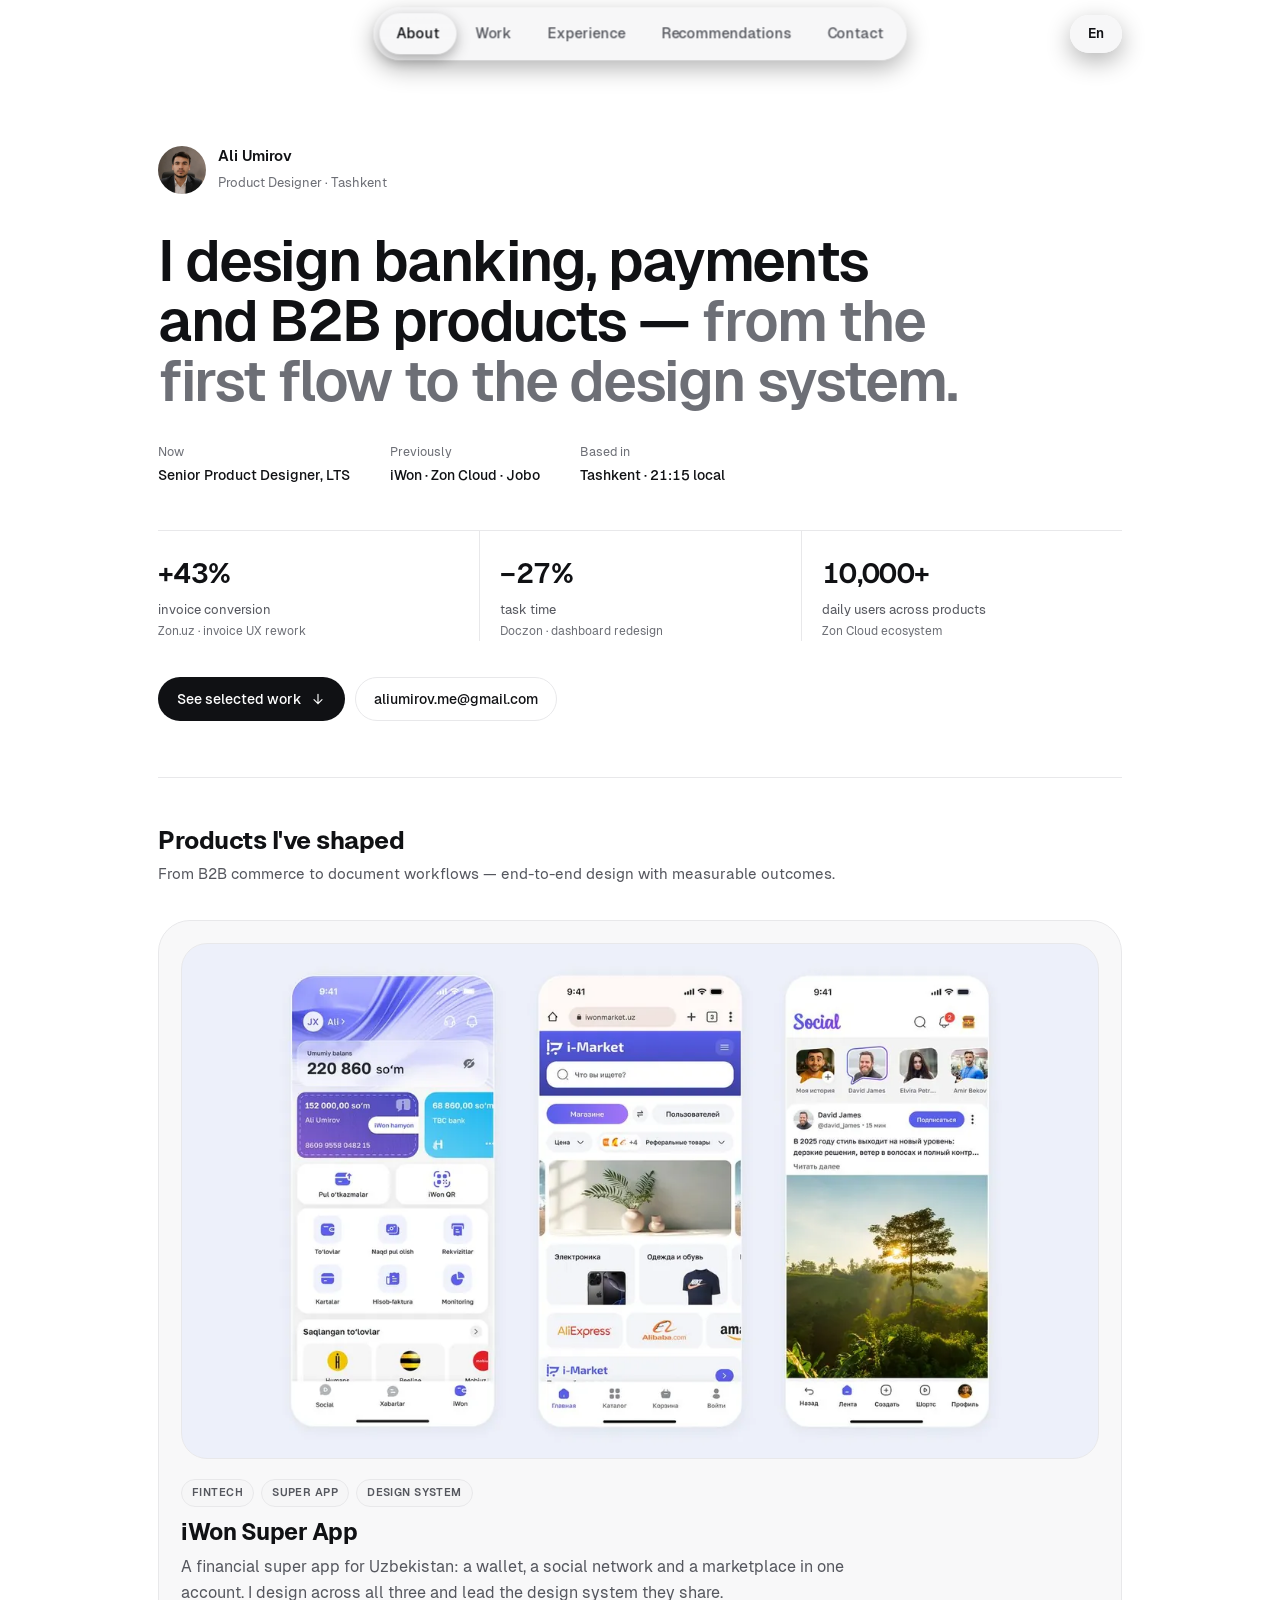
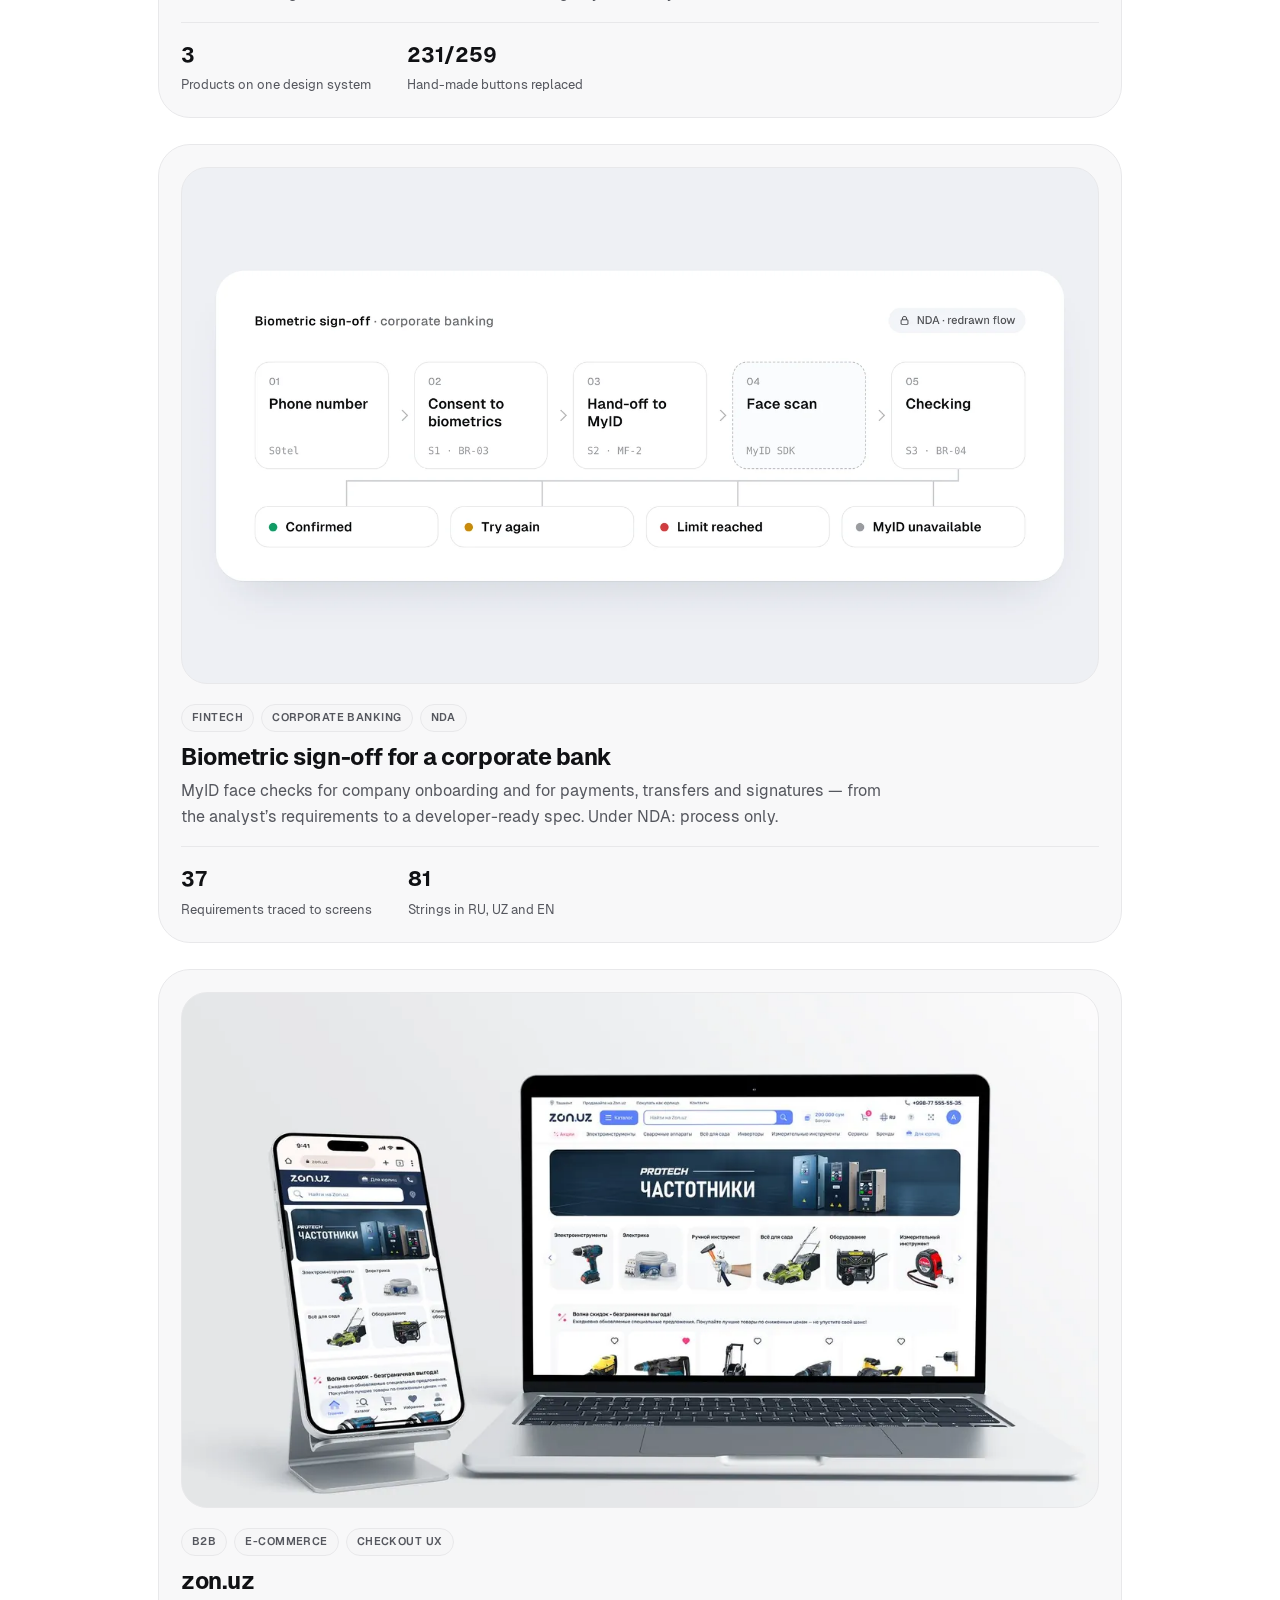
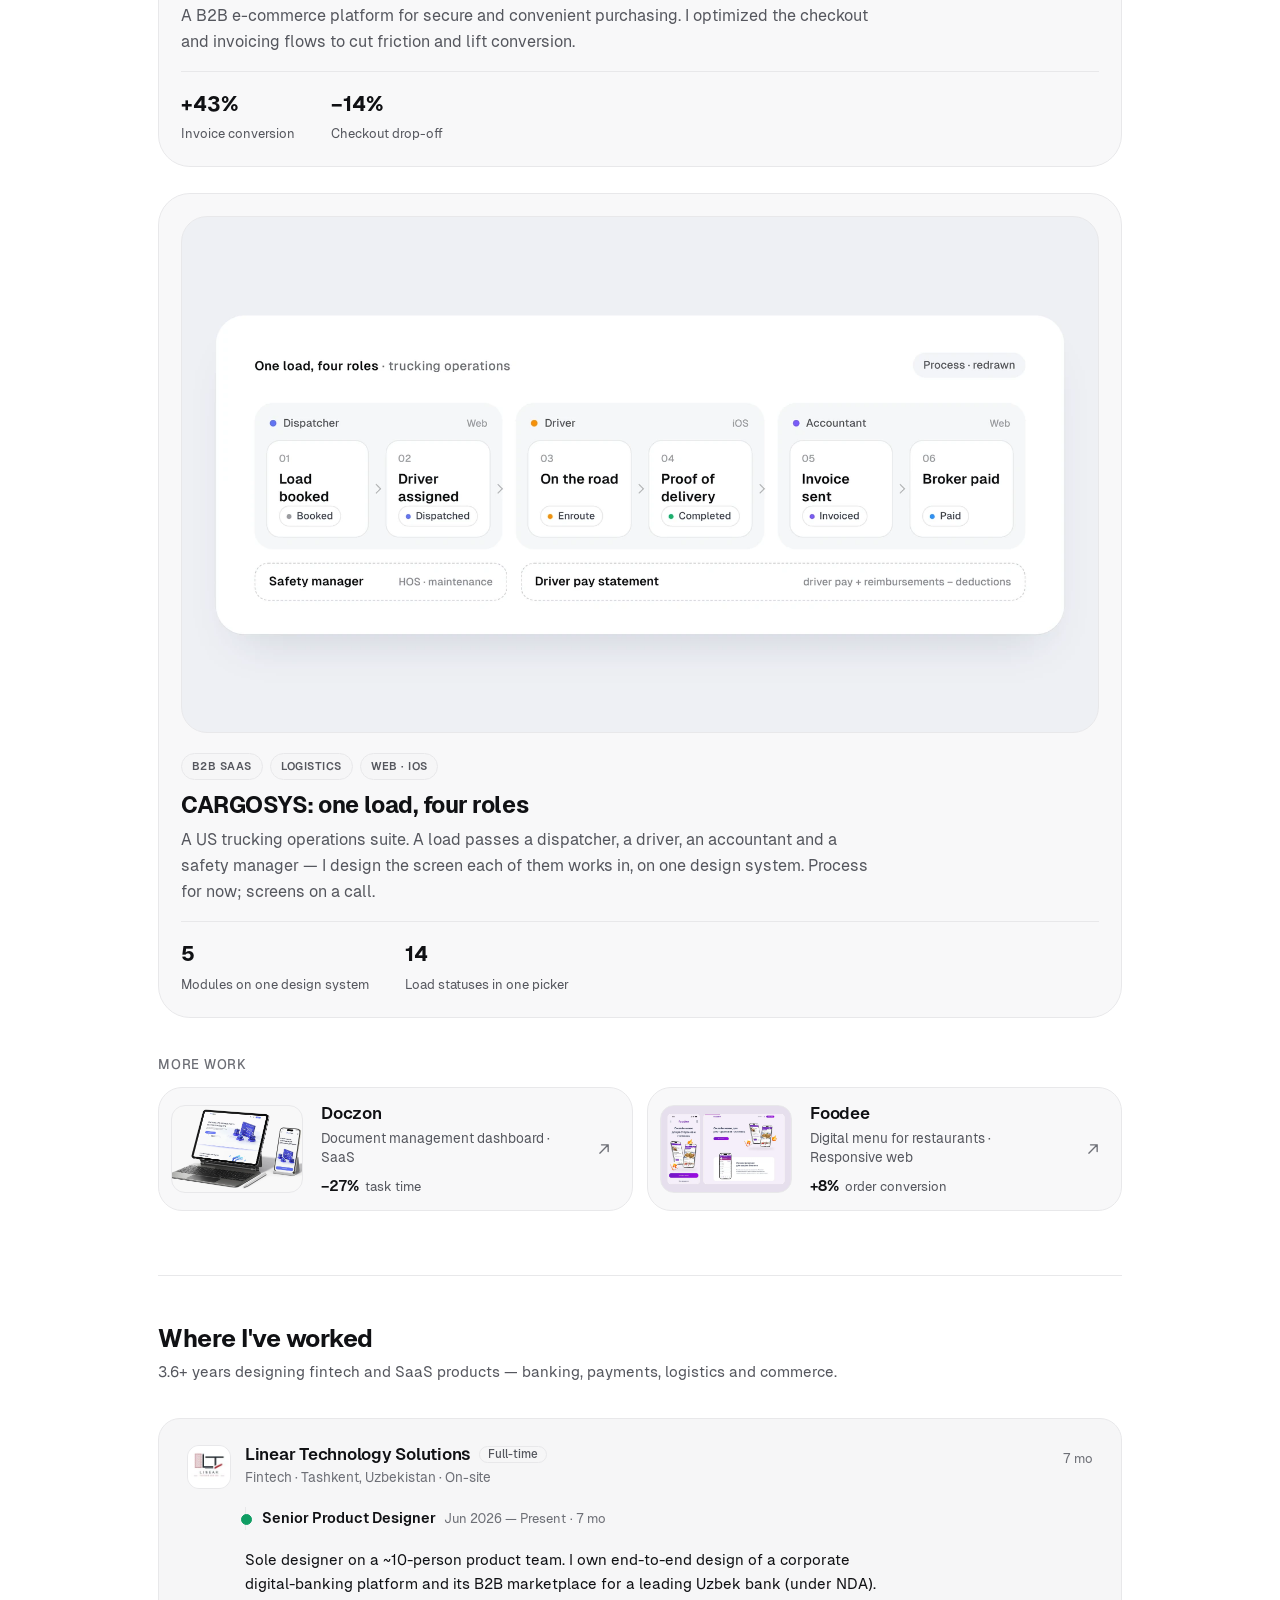
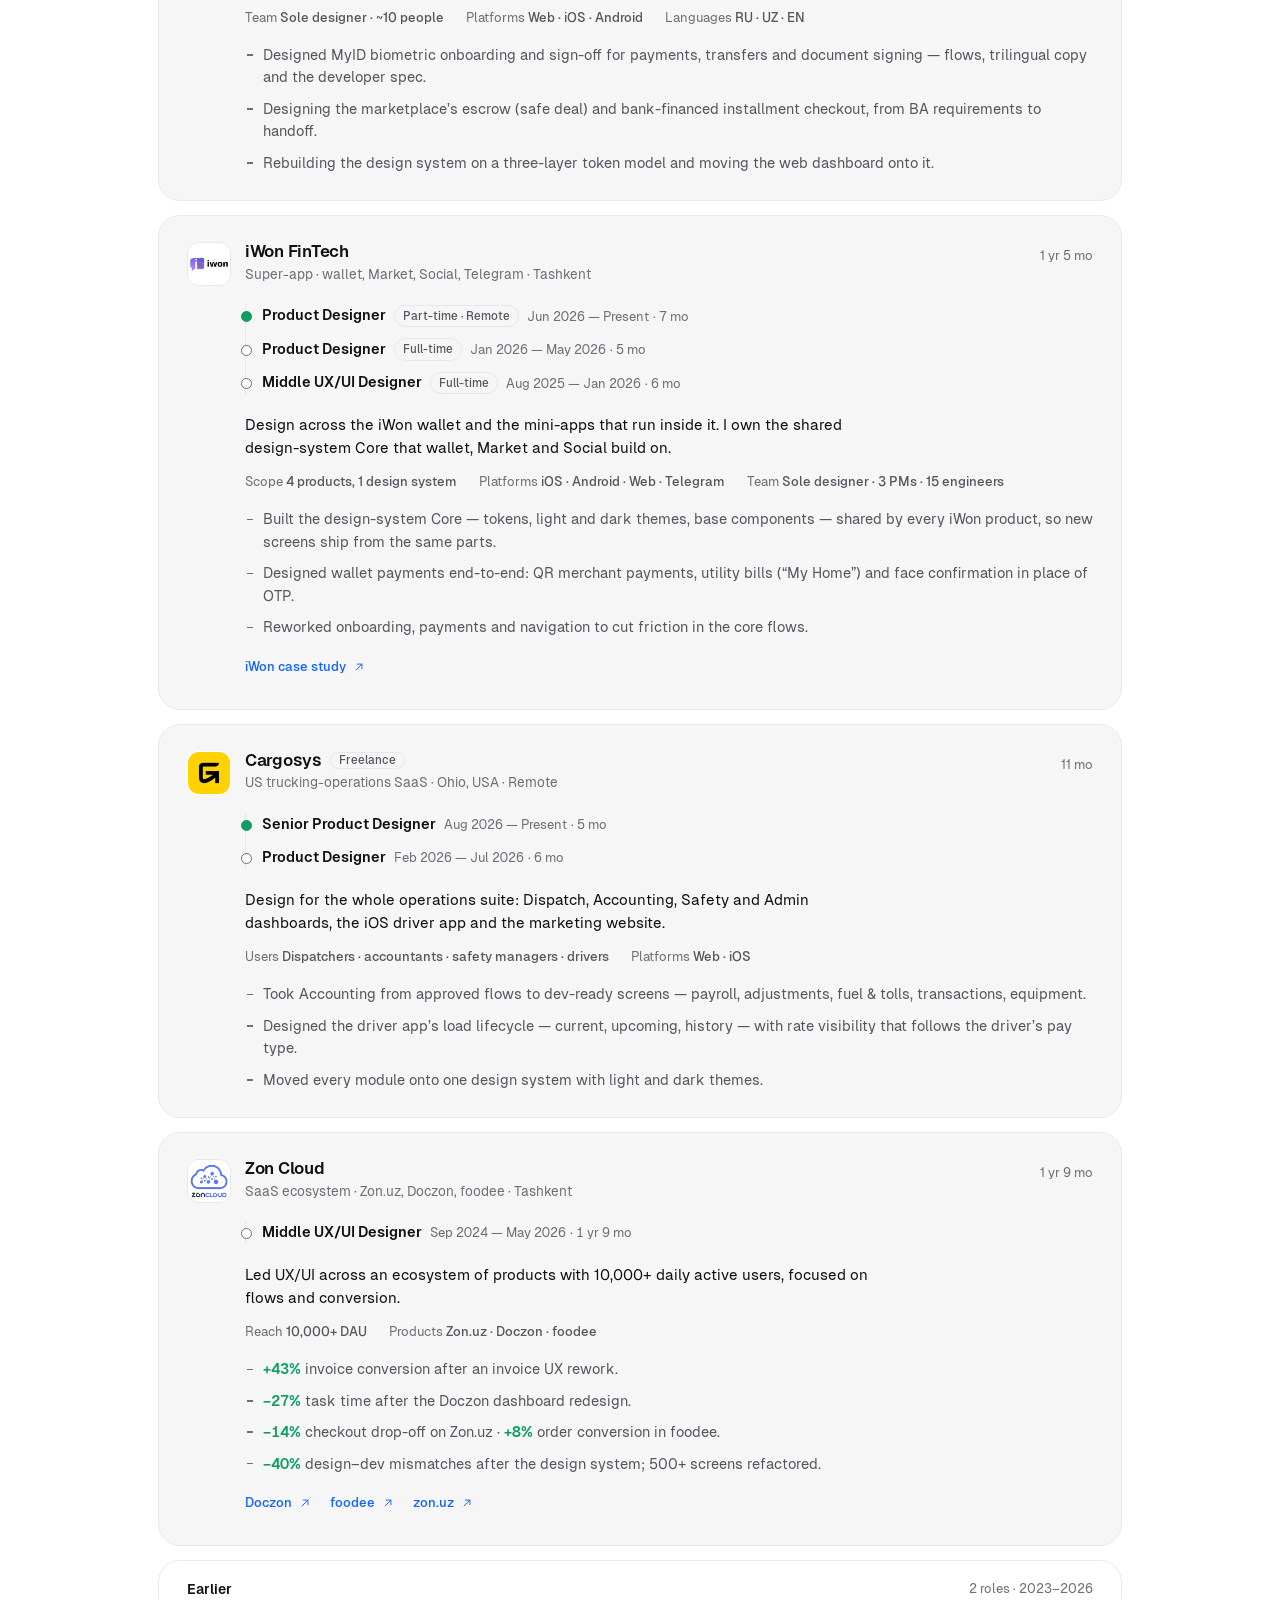
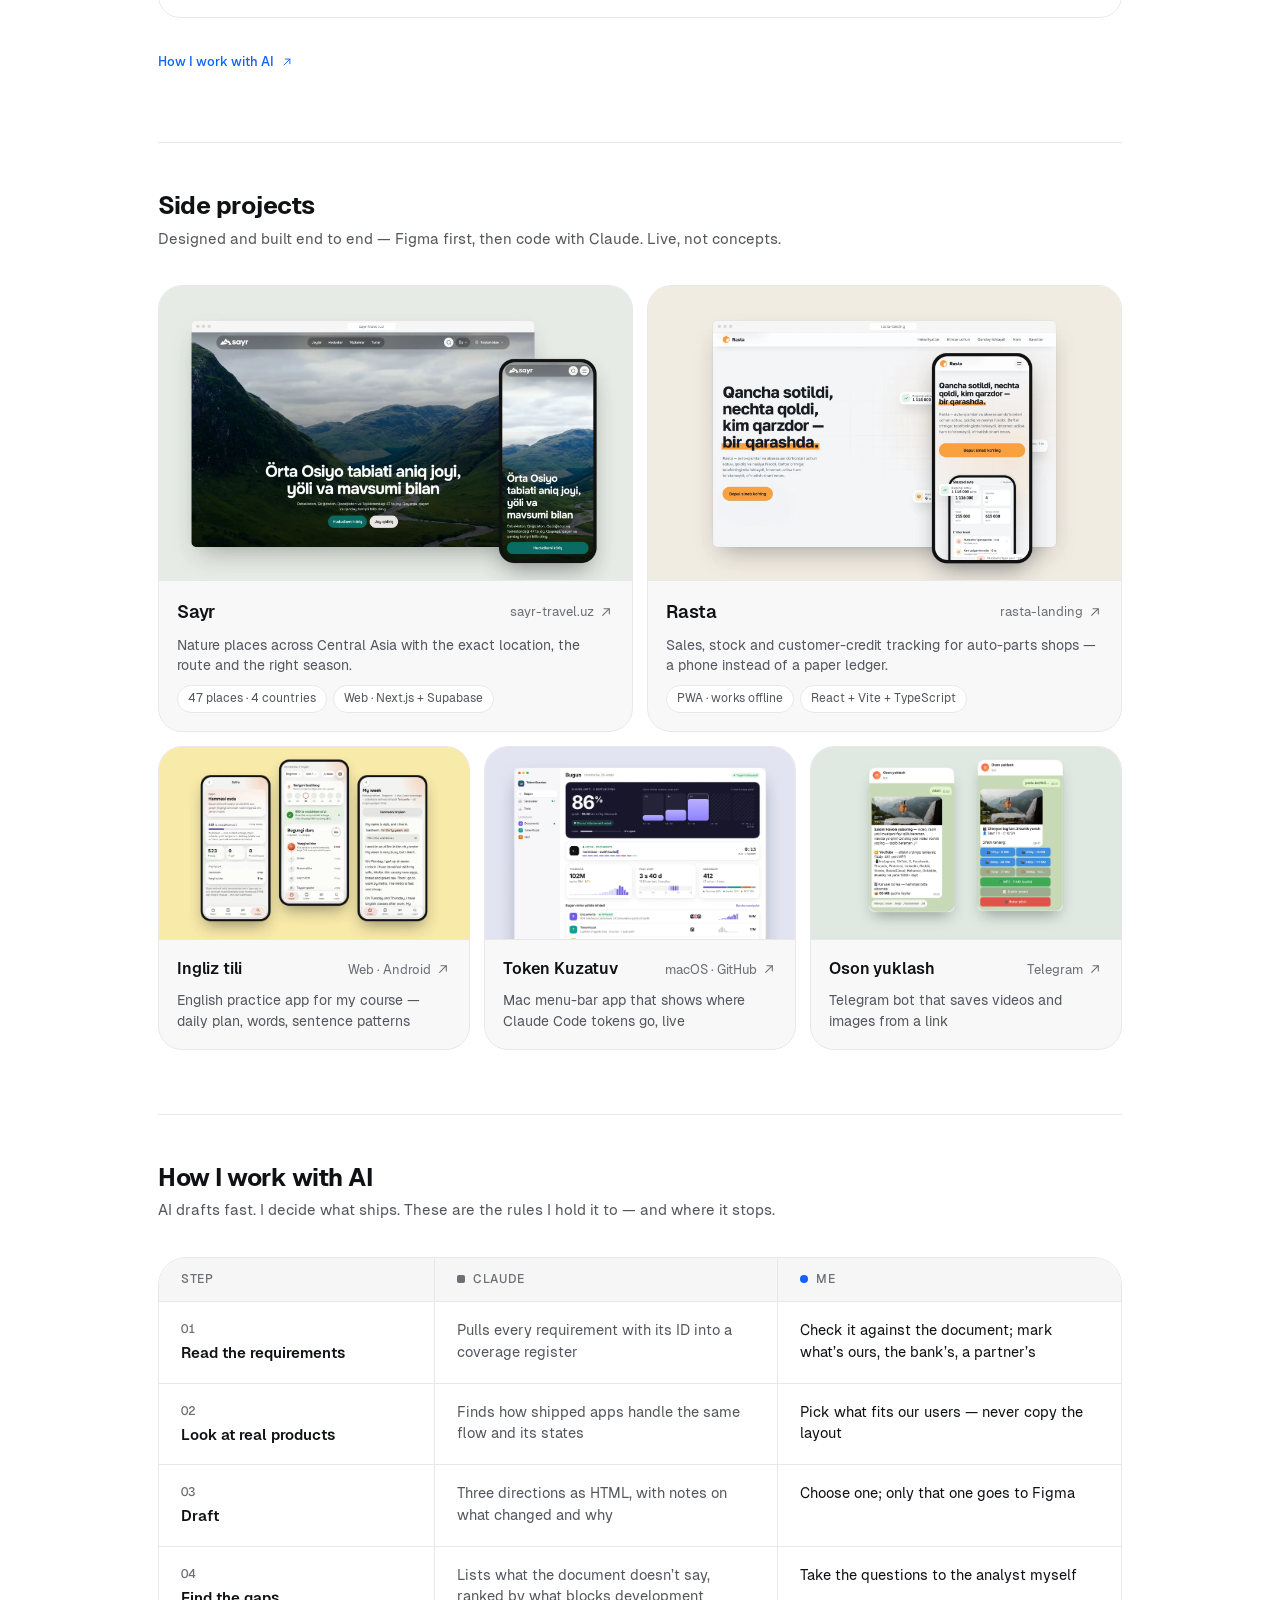
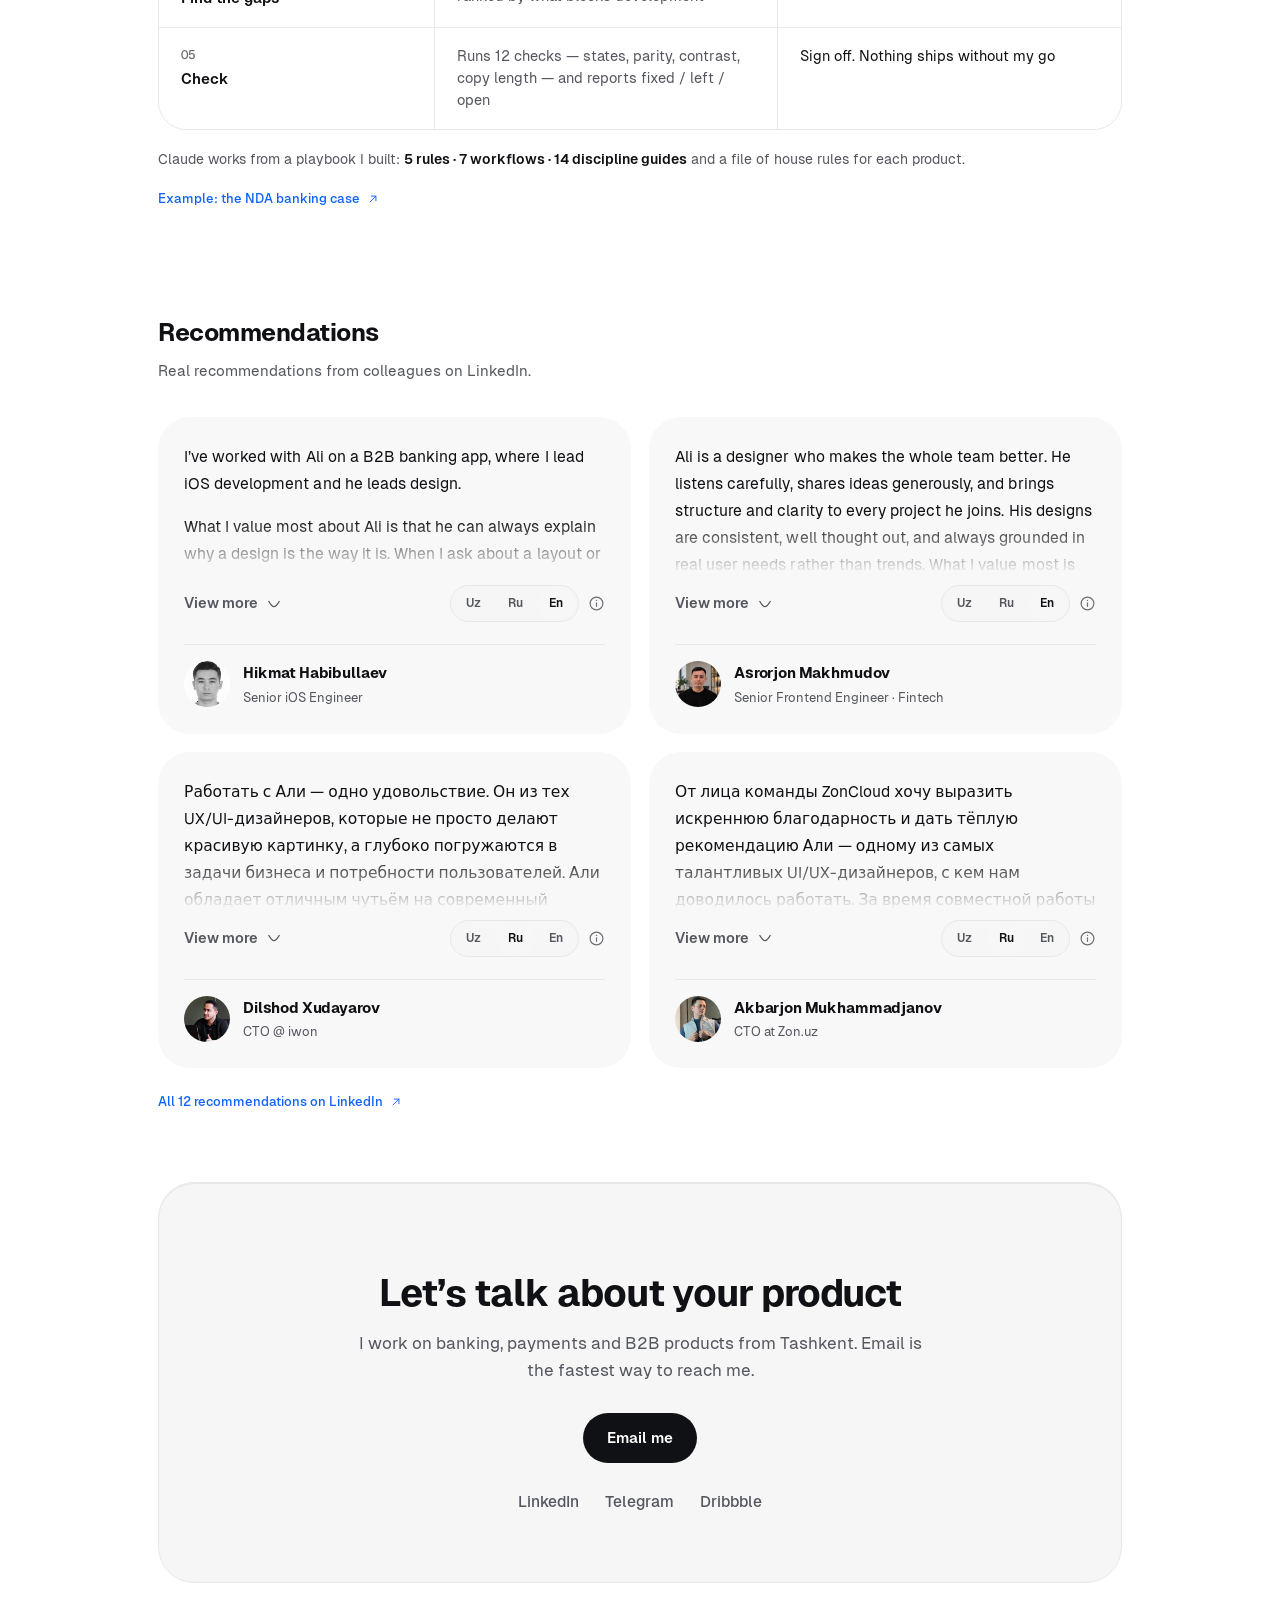
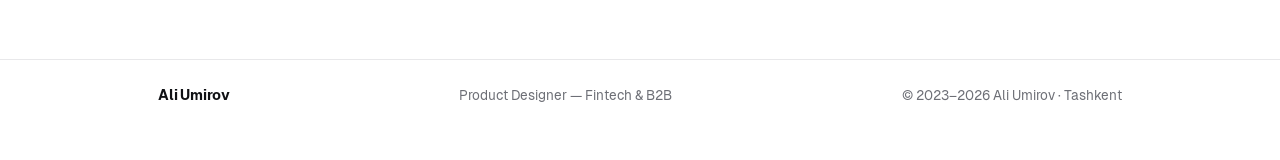
<file: index.html>
<!DOCTYPE html>
<html lang="en" data-theme="dark">
<head>
<meta charset="UTF-8" />
<meta name="viewport" content="width=device-width, initial-scale=1.0" />
<title>Ali Umirov — Product Designer</title>
<meta name="description" content="Ali Umirov — Product Designer for banking, payments and B2B products. End-to-end: research, flows, UI and design systems." />
<meta name="author" content="Ali Umirov" />
<meta name="robots" content="index, follow" />
<meta name="theme-color" content="#0d0e10" media="(prefers-color-scheme: dark)" />
<meta name="theme-color" content="#ffffff" media="(prefers-color-scheme: light)" />
<link rel="canonical" href="https://aliumirov.uz/" />

<!-- Open Graph -->
<meta property="og:type" content="website" />
<meta property="og:site_name" content="Ali Umirov" />
<meta property="og:title" content="Ali Umirov — Product Designer" />
<meta property="og:description" content="Product designer for banking, payments and B2B products — from the first flow to the design system." />
<meta property="og:url" content="https://aliumirov.uz/" />
<meta property="og:image" content="https://aliumirov.uz/og-image.png?v=20261107" />
<meta property="og:image:width" content="1200" />
<meta property="og:image:height" content="630" />
<meta property="og:image:alt" content="Ali Umirov — Product Designer" />
<meta property="og:locale" content="en_US" />

<!-- Twitter -->
<meta name="twitter:card" content="summary_large_image" />
<meta name="twitter:title" content="Ali Umirov — Product Designer" />
<meta name="twitter:description" content="Product designer for banking, payments and B2B products — from the first flow to the design system." />
<meta name="twitter:image" content="https://aliumirov.uz/og-image.png?v=20261107" />

<!-- JSON-LD: Person -->
<script type="application/ld+json">
{
  "@context": "https://schema.org",
  "@type": "Person",
  "name": "Ali Umirov",
  "url": "https://aliumirov.uz/",
  "image": "https://aliumirov.uz/og-image.png",
  "jobTitle": "Senior Product Designer",
  "worksFor": { "@type": "Organization", "name": "Linear Technology Solutions" },
  "description": "Product designer for banking, payments and B2B products.",
  "address": { "@type": "PostalAddress", "addressLocality": "Tashkent", "addressCountry": "UZ" },
  "sameAs": [
    "https://www.linkedin.com/in/aliumirov/",
    "https://t.me/aliumirov",
    "https://dribbble.com/aliumirov"
  ],
  "knowsAbout": ["Product Design", "Fintech", "Corporate Banking", "UX/UI Design", "Design Systems", "UX Research", "Figma"]
}
</script>
<link rel="icon" type="image/png" sizes="64x64" href="assets/img/favicon.png" />
<link rel="apple-touch-icon" sizes="180x180" href="assets/img/ali.png" />
<!-- theme init (no-flash): sets data-theme before first paint -->
<script src="js/theme.js?v=20261104a"></script>
<!-- fonts embedded below -->
<link rel="stylesheet" href="css/styles.css?v=20261109g" />

<!-- Yandex.Metrika counter -->
<script>
  window.METRICA_ID = 112470767;
  (function(m,e,t,r,i,k,a){m[i]=m[i]||function(){(m[i].a=m[i].a||[]).push(arguments)};
  m[i].l=1*new Date();
  for (var j = 0; j < document.scripts.length; j++) {if (document.scripts[j].src === r) { return; }}
  k=e.createElement(t),a=e.getElementsByTagName(t)[0],k.async=1,k.src=r,a.parentNode.insertBefore(k,a)})
  (window, document, "script", "https://mc.yandex.ru/metrika/tag.js?id=112470767", "ym");
  ym(112470767, "init", {ssr:true, webvisor:true, clickmap:true, trackLinks:true, accurateTrackBounce:true,
    referrer:document.referrer, url:location.href});
</script>
<!-- /Yandex.Metrika counter -->
</head>
<body>
<noscript><div><img src="https://mc.yandex.ru/watch/112470767" style="position:absolute; left:-9999px;" alt="" /></div></noscript>
<svg width="0" height="0" style="position:absolute" aria-hidden="true"><defs><linearGradient id="icLine" x1="0" y1="0" x2="1" y2="0">
            <stop offset="0" stop-color="var(--accent)" stop-opacity=".45"/>
            <stop offset="1" stop-color="#9cc0ff"/>
          </linearGradient><linearGradient id="icArea" x1="0" y1="0" x2="0" y2="1">
            <stop offset="0" stop-color="var(--accent)" stop-opacity=".22"/>
            <stop offset="1" stop-color="var(--accent)" stop-opacity="0"/>
          </linearGradient><linearGradient id="icSpark" gradientUnits="userSpaceOnUse" x1="0" y1="0" x2="320" y2="0"><stop offset="0" stop-color="var(--accent)" stop-opacity="0"/><stop offset=".09" stop-color="var(--accent)" stop-opacity=".55"/><stop offset=".5" stop-color="#aecbff" stop-opacity="1"/><stop offset=".91" stop-color="#aecbff" stop-opacity=".7"/><stop offset="1" stop-color="#aecbff" stop-opacity="0"/></linearGradient><linearGradient id="runGrad" gradientUnits="userSpaceOnUse" x1="0" y1="0" x2="320" y2="0"><stop offset="0" stop-color="#e8f1ff" stop-opacity="0"/><stop offset=".14" stop-color="#e8f1ff" stop-opacity=".5"/><stop offset=".5" stop-color="#eef4ff" stop-opacity=".75"/><stop offset=".86" stop-color="#e8f1ff" stop-opacity=".5"/><stop offset="1" stop-color="#e8f1ff" stop-opacity="0"/></linearGradient><filter id="icGlowS" x="-40%" y="-80%" width="180%" height="300%"><feGaussianBlur stdDeviation="2.4"/></filter><radialGradient id="dotHalo"><stop offset="0%" stop-color="#cfe0ff" stop-opacity=".8"/><stop offset="30%" stop-color="var(--accent)" stop-opacity=".38"/><stop offset="100%" stop-color="var(--accent)" stop-opacity="0"/></radialGradient></defs></svg>
<div class="grain"></div>
<div class="orb a"></div>
<div class="orb b"></div>

<!-- NAV -->
<nav class="nav">
  <div class="nav-inner">
    <a href="#top" class="brand" aria-label="Ali Umirov"><img class="brand-photo" src="assets/img/ali.webp" alt="Ali Umirov" width="40" height="40"><span class="brand-txt"><span class="brand-name">Ali Umirov</span><span class="brand-role" data-en="Product Designer" data-ru="Продукт-дизайнер">Product Designer</span></span></a>
    <div class="nav-links" id="pillnav">
      <span class="pill-ind pill-ind-active" aria-hidden="true"></span>
      <span class="pill-ind pill-ind-hover" aria-hidden="true"></span>
      <a href="#top" class="pill-item">
        <span class="pill-txt" data-en="About" data-ru="О себе">Men</span>
      </a>
      <a href="#work" class="pill-item">
        <span class="pill-txt" data-en="Work" data-ru="Работы">Ishlar</span>
      </a>
      <a href="#experience" class="pill-item">
        <span class="pill-txt" data-en="Experience" data-ru="Опыт">Tajriba</span>
      </a>
      <a href="#recommendations" class="pill-item">
        <span class="pill-txt" data-en="Recommendations" data-ru="Рекомендации">Tavsiyalar</span>
      </a>
      <a href="#contact" class="pill-item">
        <span class="pill-txt" data-en="Contact" data-ru="Контакты">Aloqa</span>
      </a>
    </div>
    <div class="nav-tools">
      <div class="langseg" id="lang" role="group" aria-label="Language">
        <button class="langseg-btn" data-lang="uz">Uz</button>
        <button class="langseg-btn" data-lang="ru">Ru</button>
        <button class="langseg-btn active" data-lang="en">En</button>
      </div>
      <button class="burger" id="burger" aria-label="Menu"><span></span><span></span><span></span></button>
    </div>
  </div>
</nav>

<!-- MOBILE OVERLAY -->
<div class="overlay" id="overlay">
  <a href="#top" data-en="About" data-ru="О себе">Men</a>
  <a href="#work" data-en="Work" data-ru="Работы">Ishlar</a>
  <a href="#experience" data-en="Experience" data-ru="Опыт">Tajriba</a>
  <a href="#recommendations" data-en="Recommendations" data-ru="Рекомендации">Tavsiyalar</a>
  <a href="#contact" data-en="Contact" data-ru="Контакты">Aloqa</a>
</div>

<main id="main">

<!-- HERO (v2 · editorial, Nov 2026) -->
<header class="hero hero2" id="top">
  <div class="wrap">
    <div class="h2-who reveal"><img src="assets/img/ali.webp" alt="Ali Umirov" width="48" height="48" /><div><b>Ali Umirov</b><span data-en="Product Designer · Tashkent" data-ru="Продукт-дизайнер · Ташкент">Product Designer · Toshkent</span></div></div>
    <h1 class="reveal d1"><span data-en="I design banking, payments and B2B products — " data-ru="Проектирую банкинг, платежи и B2B-продукты — ">Banking, to‘lov va B2B mahsulotlarini loyihalayman — </span><span class="soft" data-en="from the first flow to the design system." data-ru="от первого флоу до дизайн-системы.">birinchi flow’dan design system’gacha.</span></h1>
    <dl class="h2-meta reveal d2">
      <div><dt data-en="Now" data-ru="Сейчас">Hozir</dt><dd>Senior Product Designer, LTS</dd></div>
      <div><dt data-en="Previously" data-ru="Ранее">Avval</dt><dd>iWon · Zon Cloud · Jobo</dd></div>
      <div><dt data-en="Based in" data-ru="Локация">Joylashuv</dt><dd><span data-en="Tashkent · " data-ru="Ташкент · ">Toshkent · </span><span class="h2-clock">--:--</span><span data-en=" local" data-ru=" по местному"> mahalliy vaqt</span></dd></div>
    </dl>
    <div class="h2-proof reveal d2">
      <div><div class="h2-num">+43%</div><div class="h2-lab" data-en="invoice conversion" data-ru="конверсия счетов">invoys konversiyasi</div><div class="h2-src" data-en="Zon.uz · invoice UX rework" data-ru="Zon.uz · переработка UX счетов">Zon.uz · invoys UX qayta ishlandi</div></div>
      <div><div class="h2-num">−27%</div><div class="h2-lab" data-en="task time" data-ru="время на задачу">vazifa vaqti</div><div class="h2-src" data-en="Doczon · dashboard redesign" data-ru="Doczon · редизайн дашборда">Doczon · dashboard redizayni</div></div>
      <div><div class="h2-num" data-en="10,000+" data-ru="10 000+">10 000+</div><div class="h2-lab" data-en="daily users across products" data-ru="ежедневных пользователей">kunlik foydalanuvchi</div><div class="h2-src" data-en="Zon Cloud ecosystem" data-ru="Экосистема Zon Cloud">Zon Cloud ekotizimi</div></div>
    </div>
    <div class="h2-row reveal d3">
      <div class="h2-btns"><a class="h2-btn p" href="#work"><span data-en="See selected work" data-ru="Смотреть работы">Ishlarni ko‘rish</span><svg viewBox="0 0 24 24" fill="none" aria-hidden="true"><path d="M12 5v14m0 0-6-6m6 6 6-6" stroke="currentColor" stroke-width="1.7" stroke-linecap="round" stroke-linejoin="round"/></svg></a><a class="h2-btn s" href="mailto:aliumirov.me@gmail.com">aliumirov.me@gmail.com</a></div>
    </div>
  </div>
</header>

<!-- WORK -->
<section class="work" id="work">
  <div class="wrap">
    <div class="sec-head reveal">
      <div>
        <span class="eyebrow"><span class="dot"></span><span data-en="Selected work" data-ru="Избранные работы">Tanlangan ishlar</span></span>
        <h2 class="sec-title" style="margin-top:18px" data-en="Products I've shaped" data-ru="Продукты, над которыми я работал">Men shakllantirgan mahsulotlar</h2>
      </div>
      <p class="sec-note" data-en="From B2B commerce to document workflows — end-to-end design with measurable outcomes." data-ru="От B2B-коммерции до документооборота — end-to-end дизайн с измеримыми результатами.">B2B savdodan hujjat aylanmasigacha — o‘lchanadigan natijalar bilan end-to-end dizayn.</p>
    </div>
    <div class="bento">
      <div class="proj reveal d1">
        <div class="core">
          <div class="visual shotimg img-iwon" data-case="case-iwon" role="button" tabindex="0" aria-label="iWon Super App — case study"></div>
          <div class="tags"><span class="tag-s">Fintech</span><span class="tag-s">Super App</span><span class="tag-s">Design System</span></div>
          <h3>iWon Super App</h3>
          <p class="desc" data-en="A financial super app for Uzbekistan: a wallet, a social network and a marketplace in one account. I design across all three and lead the design system they share." data-ru="Финансовое супер-приложение для Узбекистана: кошелёк, соцсеть и маркетплейс в одном аккаунте. Я проектирую все три продукта и веду общую дизайн-систему.">O‘zbekiston uchun moliyaviy super ilova: hamyon, ijtimoiy tarmoq va marketplace bitta akkauntda. Uchala mahsulotni dizayn qilaman va ularning umumiy design system’ini boshqaraman.</p>
          <div class="res">
            <div><div class="n">3</div><div class="l" data-en="Products on one design system" data-ru="Продукта на одной дизайн-системе">Mahsulot bitta design system’da</div></div><div><div class="n">231/259</div><div class="l" data-en="Hand-made buttons replaced" data-ru="Самодельных кнопок заменено">Qo‘lda yasalgan tugma almashtirildi</div></div>
          </div>
        </div>
      </div>
      <div class="proj reveal d1">
        <div class="core">
          <div class="visual shotimg img-neobiz" data-case="case-neobiz" role="button" tabindex="0" aria-label="Corporate banking, biometric sign-off — case study"></div>
          <div class="tags"><span class="tag-s">Fintech</span><span class="tag-s">Corporate banking</span><span class="tag-s">NDA</span></div>
          <h3 data-en="Biometric sign-off for a corporate bank" data-ru="Биометрическое подтверждение для корпоративного банка">Korporativ bank uchun biometrik tasdiqlash</h3>
          <p class="desc" data-en="MyID face checks for company onboarding and for payments, transfers and signatures — from the analyst’s requirements to a developer-ready spec. Under NDA: process only." data-ru="Проверка лица через MyID при подключении компании и для платежей, переводов и подписей — от требований аналитика до спецификации для разработки. Под NDA: только процесс.">Kompaniyani ulashda hamda to‘lov, o‘tkazma va imzolar uchun MyID orqali yuz tekshiruvi — tahlilchi talablaridan dasturchilarga tayyor spetsifikatsiyagacha. NDA ostida: faqat jarayon.</p>
          <div class="res">
            <div><div class="n">37</div><div class="l" data-en="Requirements traced to screens" data-ru="Требований привязано к экранам">Talab ekranlarga bog‘landi</div></div>
            <div><div class="n">81</div><div class="l" data-en="Strings in RU, UZ and EN" data-ru="Строка на RU, UZ и EN">Qator matn RU, UZ va EN’da</div></div>
          </div>
        </div>
      </div>
      <div class="proj reveal d1">
        <div class="core">
          <div class="visual shotimg img-zon" data-case="case-zon" role="button" tabindex="0" aria-label="zon.uz — case study"></div>
          <div class="tags"><span class="tag-s">B2B</span><span class="tag-s">E-commerce</span><span class="tag-s">Checkout UX</span></div>
          <h3>zon.uz</h3>
          <p class="desc" data-en="A B2B e-commerce platform for secure and convenient purchasing. I optimized the checkout and invoicing flows to cut friction and lift conversion." data-ru="B2B e-commerce платформа для безопасных и удобных покупок. Я оптимизировал флоу оформления заказа и выставления счетов, снизив трение и повысив конверсию.">Xavfsiz va qulay xaridlar uchun B2B e-commerce platformasi. Checkout va invoys jarayonlarini optimallashtirib, friction'ni kamaytirdim va konversiyani oshirdim.</p>
          <div class="res">
            <div><div class="n">+43%</div><div class="l" data-en="Invoice conversion" data-ru="Конверсия счетов">Invoys konversiyasi</div></div>
            <div><div class="n">−14%</div><div class="l" data-en="Checkout drop-off" data-ru="Отток на оформлении">Checkout drop-off</div></div>
          </div>
        </div>
      </div>
    <div class="proj reveal d1">
        <div class="core">
          <div class="visual shotimg img-cargo" data-case="case-cargo" role="button" tabindex="0" aria-label="CARGOSYS trucking operations suite — case study"></div>
          <div class="tags"><span class="tag-s">B2B SaaS</span><span class="tag-s">Logistics</span><span class="tag-s">Web · iOS</span></div>
          <h3 data-en="CARGOSYS: one load, four roles" data-ru="CARGOSYS: один груз, четыре роли">CARGOSYS: bitta yuk, to‘rt rol</h3>
          <p class="desc" data-en="A US trucking operations suite. A load passes a dispatcher, a driver, an accountant and a safety manager — I design the screen each of them works in, on one design system. Process for now; screens on a call." data-ru="Операционный пакет для грузоперевозок в США. Груз проходит через диспетчера, водителя, бухгалтера и специалиста по безопасности — я проектирую экран, в котором работает каждый из них, на одной дизайн-системе. Пока только процесс; экраны — на созвоне.">AQSh yuk tashish kompaniyalari uchun operatsion tizim. Yuk dispetcher, haydovchi, buxgalter va xavfsizlik menejeridan o‘tadi — har biri ishlaydigan ekranni yagona design system’da loyihalayman. Hozircha jarayon; ekranlar — qo‘ng‘iroqda.</p>
          <div class="res"><div><div class="n">5</div><div class="l" data-en="Modules on one design system" data-ru="Модулей на одной дизайн-системе">Modul yagona design system’da</div></div><div><div class="n">14</div><div class="l" data-en="Load statuses in one picker" data-ru="Статусов груза в одном выборе">Yuk holati bitta tanlovda</div></div></div>
        </div>
      </div>
    </div>
    <div class="more-work reveal d1">
      <h3 class="more-h" data-en="More work" data-ru="Ещё работы">Boshqa ishlar</h3>
      <div class="more-grid"><button type="button" class="more-card" data-case="case-doczon"><span class="more-img img-doczon" aria-hidden="true"></span><span class="more-tx"><b class="more-t">Doczon</b><span class="more-s" data-en="Document management dashboard · SaaS" data-ru="Дашборд электронного документооборота · SaaS">Elektron hujjat aylanmasi dashboardi · SaaS</span></span><span class="more-m"><b>−27%</b><span data-en="task time" data-ru="время на задачу">vazifa vaqti</span></span><svg class="more-ic" viewBox="0 0 24 24" fill="none" aria-hidden="true"><path d="M7 17 17 7M9 7h8v8" stroke="currentColor" stroke-width="1.6" stroke-linecap="round" stroke-linejoin="round"/></svg></button><button type="button" class="more-card" data-case="case-foodee"><span class="more-img img-foodee" aria-hidden="true"></span><span class="more-tx"><b class="more-t">Foodee</b><span class="more-s" data-en="Digital menu for restaurants · Responsive web" data-ru="Цифровое меню для ресторанов · адаптивный web">Restoranlar uchun raqamli menyu · moslashuvchan web</span></span><span class="more-m"><b>+8%</b><span data-en="order conversion" data-ru="конверсия заказов">buyurtma konversiyasi</span></span><svg class="more-ic" viewBox="0 0 24 24" fill="none" aria-hidden="true"><path d="M7 17 17 7M9 7h8v8" stroke="currentColor" stroke-width="1.6" stroke-linecap="round" stroke-linejoin="round"/></svg></button></div>
    </div>
  </div>
</section>

<!-- EXPERIENCE -->
<section class="exp xexp" id="experience">
  <div class="wrap">
    <div class="sec-head reveal">
      <div>
        <span class="eyebrow"><span class="dot"></span><span data-en="Career" data-ru="Карьера">Karyera</span></span>
        <h2 class="sec-title" style="margin-top:18px" data-en="Where I've worked" data-ru="Где я работал">Ish tajribam</h2>
      </div>
      <p class="sec-note yexp" data-en="{Y}+ years designing fintech and SaaS products — banking, payments, logistics and commerce." data-ru="Более {Y} лет проектирую финтех- и SaaS-продукты — банкинг, платежи, логистика и e-commerce.">{Y}+ yil — fintech va SaaS mahsulotlar: banking, to‘lovlar, logistika va e-commerce.</p>
    </div>
    <div class="xlist">

<article class="xcard co reveal d1"><div class="xhd"><div class="co-logo" aria-hidden="true"><img src="assets/img/logos/lts.webp" alt="" width="52" height="52" loading="lazy" decoding="async" /></div><div class="xhd-t"><h3 class="xco">Linear Technology Solutions <span class="xtag" data-en="Full-time" data-ru="Полная занятость">To‘liq stavka</span></h3><div class="xsub" data-en="Fintech · Tashkent, Uzbekistan · On-site" data-ru="Финтех · Ташкент, Узбекистан · В офисе">Fintech · Toshkent, O‘zbekiston · Ofisda</div></div><span class="rtotal xtot"></span></div><div class="xrail"><div class="xrl cur"><b class="xrl-t">Senior Product Designer</b><span class="xrl-d"><span class="rdate" data-s="2026-06" data-e="present" data-en="Jun 2026 — Present" data-ru="Июнь 2026 — н.в.">Iyun 2026 — hozirgacha</span></span></div></div><div class="xbody"><p class="xscope" data-en="Sole designer on a ~10-person product team. I own end-to-end design of a corporate digital-banking platform and its B2B marketplace for a leading Uzbek bank (under NDA)." data-ru="Единственный дизайнер в продуктовой команде из ~10 человек. Отвечаю за дизайн end-to-end корпоративной платформы цифрового банкинга и её B2B-маркетплейса для крупного узбекского банка (под NDA).">~10 kishilik mahsulot jamoasidagi yagona dizayner. Yirik o‘zbek banki uchun korporativ raqamli banking platformasi va uning B2B marketpleysi dizayniga end-to-end mas’ulman (NDA ostida).</p><div class="xmeta"><span><span data-en="Team" data-ru="Команда">Jamoa</span> <b data-en="Sole designer · ~10 people" data-ru="Единственный дизайнер · ~10 человек">Yagona dizayner · ~10 kishi</b></span><span><span data-en="Platforms" data-ru="Платформы">Platformalar</span> <b>Web · iOS · Android</b></span><span><span data-en="Languages" data-ru="Языки">Tillar</span> <b>RU · UZ · EN</b></span></div><ul class="xout"><li><span data-en="Designed MyID biometric onboarding and sign-off for payments, transfers and document signing — flows, trilingual copy and the developer spec." data-ru="Спроектировал биометрический онбординг через MyID и подтверждение платежей, переводов и подписания документов — флоу, тексты на трёх языках и спецификация для разработки.">MyID orqali biometrik ro‘yxatdan o‘tish hamda to‘lov, o‘tkazma va hujjat imzolashni tasdiqlashni loyihaladim — flow’lar, uch tildagi matnlar va dasturchilar uchun spetsifikatsiya.</span></li><li><span data-en="Designing the marketplace’s escrow (safe deal) and bank-financed installment checkout, from BA requirements to handoff." data-ru="Проектирую эскроу (безопасную сделку) и оформление заказа в рассрочку с банковским финансированием в маркетплейсе — от требований BA до передачи в разработку.">Marketpleys uchun eskrou (xavfsiz bitim) va bank moliyalashtiradigan muddatli to‘lovli checkout’ni loyihalayapman — BA talablaridan ishlab chiqishga topshirishgacha.</span></li><li><span data-en="Rebuilding the design system on a three-layer token model and moving the web dashboard onto it." data-ru="Перестраиваю дизайн-систему на трёхуровневой модели токенов и переношу на неё веб-кабинет.">Design system’ni uch qatlamli token modeli asosida qayta quryapman va veb-kabinetni unga ko‘chiryapman.</span></li></ul></div></article>
<article class="xcard co reveal d2"><div class="xhd"><div class="co-logo" aria-hidden="true"><img src="assets/img/logos/iwon.webp" alt="" width="52" height="52" loading="lazy" decoding="async" /></div><div class="xhd-t"><h3 class="xco">iWon FinTech</h3><div class="xsub" data-en="Super-app · wallet, Market, Social, Telegram · Tashkent" data-ru="Супер-приложение · кошелёк, Market, Social, Telegram · Ташкент">Super-ilova · hamyon, Market, Social, Telegram · Toshkent</div></div><span class="rtotal xtot"></span></div><div class="xrail"><div class="xrl cur"><b class="xrl-t">Product Designer</b> <span class="xtag" data-en="Part-time · Remote" data-ru="Частичная занятость · Удалённо">Yarim stavka · Masofaviy</span><span class="xrl-d"><span class="rdate" data-s="2026-06" data-e="present" data-en="Jun 2026 — Present" data-ru="Июнь 2026 — н.в.">Iyun 2026 — hozirgacha</span></span></div><div class="xrl"><b class="xrl-t">Product Designer</b> <span class="xtag" data-en="Full-time" data-ru="Полная занятость">To‘liq stavka</span><span class="xrl-d"><span class="rdate" data-s="2026-01" data-e="2026-05" data-en="Jan 2026 — May 2026" data-ru="Январь 2026 — Май 2026">Yan 2026 — May 2026</span></span></div><div class="xrl"><b class="xrl-t">Middle UX/UI Designer</b> <span class="xtag" data-en="Full-time" data-ru="Полная занятость">To‘liq stavka</span><span class="xrl-d"><span class="rdate" data-s="2025-08" data-e="2026-01" data-en="Aug 2025 — Jan 2026" data-ru="Август 2025 — Январь 2026">Avg 2025 — Yan 2026</span></span></div></div><div class="xbody"><p class="xscope" data-en="Design across the iWon wallet and the mini-apps that run inside it. I own the shared design-system Core that wallet, Market and Social build on." data-ru="Дизайн кошелька iWon и мини-приложений внутри него. Отвечаю за общее ядро дизайн-системы (Core), на котором строятся кошелёк, Market и Social.">iWon hamyoni va uning ichida ishlaydigan mini-ilovalar dizayni. Hamyon, Market va Social quriladigan umumiy design system yadrosiga (Core) mas’ulman.</p><div class="xmeta"><span><span data-en="Scope" data-ru="Масштаб">Ko‘lam</span> <b data-en="4 products, 1 design system" data-ru="4 продукта, 1 дизайн-система">4 mahsulot, 1 design system</b></span><span><span data-en="Platforms" data-ru="Платформы">Platformalar</span> <b>iOS · Android · Web · Telegram</b></span><span><span data-en="Team" data-ru="Команда">Jamoa</span> <b data-en="Sole designer · 3 PMs · 15 engineers" data-ru="Единственный дизайнер · 3 PM · 15 разработчиков">Yagona dizayner · 3 PM · 15 dasturchi</b></span></div><ul class="xout"><li><span data-en="Built the design-system Core — tokens, light and dark themes, base components — shared by every iWon product, so new screens ship from the same parts." data-ru="Создал ядро дизайн-системы — токены, светлая и тёмная темы, базовые компоненты — общее для всех продуктов iWon, поэтому новые экраны собираются из одних и тех же деталей.">Design system yadrosini yaratdim — tokenlar, yorug‘ va qorong‘i mavzular, asosiy komponentlar — u barcha iWon mahsulotlari uchun umumiy, shuning uchun yangi ekranlar bir xil qismlardan yig‘iladi.</span></li><li><span data-en="Designed wallet payments end-to-end: QR merchant payments, utility bills (“My Home”) and face confirmation in place of OTP." data-ru="Спроектировал платежи в кошельке end-to-end: оплата по QR у мерчантов, коммунальные платежи («Мой дом») и подтверждение по лицу вместо OTP.">Hamyondagi to‘lovlarni end-to-end loyihaladim: merchantlarga QR orqali to‘lov, kommunal to‘lovlar («Mening uyim») va OTP o‘rniga yuz orqali tasdiqlash.</span></li><li><span data-en="Reworked onboarding, payments and navigation to cut friction in the core flows." data-ru="Переработал онбординг, платежи и навигацию, чтобы снизить трение в ключевых сценариях.">Asosiy flow’lardagi friction’ni kamaytirish uchun ro‘yxatdan o‘tish, to‘lovlar va navigatsiyani qayta ishladim.</span></li></ul><div class="xlinks"><button type="button" class="xcs" data-case="case-iwon"><span data-en="iWon case study" data-ru="Кейс iWon">iWon keysi</span><svg viewBox="0 0 24 24" fill="none" aria-hidden="true"><path d="M7 17 17 7M9 7h8v8" stroke="currentColor" stroke-width="1.6" stroke-linecap="round" stroke-linejoin="round"/></svg></button></div></div></article>
<article class="xcard co reveal d3"><div class="xhd"><div class="co-logo cargo" aria-hidden="true"><img src="assets/img/logos/cargosys.webp" alt="" width="52" height="52" loading="lazy" decoding="async" /></div><div class="xhd-t"><h3 class="xco">Cargosys <span class="xtag" data-en="Freelance" data-ru="Фриланс">Frilans</span></h3><div class="xsub" data-en="US trucking-operations SaaS · Ohio, USA · Remote" data-ru="SaaS для грузоперевозок в США · Огайо, США · Удалённо">AQShdagi yuk tashish operatsiyalari uchun SaaS · Ohio, AQSh · Masofaviy</div></div><span class="rtotal xtot"></span></div><div class="xrail"><div class="xrl cur"><b class="xrl-t">Senior Product Designer</b><span class="xrl-d"><span class="rdate" data-s="2026-08" data-e="present" data-en="Aug 2026 — Present" data-ru="Август 2026 — н.в.">Avg 2026 — hozirgacha</span></span></div><div class="xrl"><b class="xrl-t">Product Designer</b><span class="xrl-d"><span class="rdate" data-s="2026-02" data-e="2026-07" data-en="Feb 2026 — Jul 2026" data-ru="Февраль 2026 — Июль 2026">Fev 2026 — Iyul 2026</span></span></div></div><div class="xbody"><p class="xscope" data-en="Design for the whole operations suite: Dispatch, Accounting, Safety and Admin dashboards, the iOS driver app and the marketing website." data-ru="Дизайн всего операционного пакета: дашборды Dispatch, Accounting, Safety и Admin, iOS-приложение для водителей и маркетинговый сайт.">Butun operatsion to‘plam dizayni: Dispatch, Accounting, Safety va Admin dashboardlari, haydovchilar uchun iOS ilova va marketing sayti.</p><div class="xmeta"><span><span data-en="Users" data-ru="Пользователи">Foydalanuvchilar</span> <b data-en="Dispatchers · accountants · safety managers · drivers" data-ru="Диспетчеры · бухгалтеры · специалисты по безопасности · водители">Dispetcherlar · buxgalterlar · xavfsizlik menejerlari · haydovchilar</b></span><span><span data-en="Platforms" data-ru="Платформы">Platformalar</span> <b>Web · iOS</b></span></div><ul class="xout"><li><span data-en="Took Accounting from approved flows to dev-ready screens — payroll, adjustments, fuel &amp; tolls, transactions, equipment." data-ru="Довёл модуль Accounting от утверждённых флоу до готовых к разработке экранов — зарплата, корректировки, топливо и платные дороги, транзакции, техника.">Accounting modulini tasdiqlangan flow’lardan dev’ga tayyor ekranlargacha olib chiqdim — ish haqi, tuzatishlar, yoqilg‘i va pullik yo‘llar, tranzaksiyalar, texnika.</span></li><li><span data-en="Designed the driver app’s load lifecycle — current, upcoming, history — with rate visibility that follows the driver’s pay type." data-ru="Спроектировал жизненный цикл груза в приложении водителя — текущий, предстоящие, история — с видимостью ставки в зависимости от типа оплаты водителя.">Haydovchi ilovasida yuk hayot siklini loyihaladim — joriy, kelgusi, tarix — stavka ko‘rinishi haydovchining to‘lov turiga qarab o‘zgaradi.</span></li><li><span data-en="Moved every module onto one design system with light and dark themes." data-ru="Перевёл все модули на единую дизайн-систему со светлой и тёмной темами.">Barcha modullarni yorug‘ va qorong‘i mavzuli yagona design system’ga o‘tkazdim.</span></li></ul></div></article>
<article class="xcard co reveal d1"><div class="xhd"><div class="co-logo" aria-hidden="true"><img src="assets/img/logos/zon-cloud.webp" alt="" width="52" height="52" loading="lazy" decoding="async" /></div><div class="xhd-t"><h3 class="xco">Zon Cloud</h3><div class="xsub" data-en="SaaS ecosystem · Zon.uz, Doczon, foodee · Tashkent" data-ru="SaaS-экосистема · Zon.uz, Doczon, foodee · Ташкент">SaaS ekotizim · Zon.uz, Doczon, foodee · Toshkent</div></div><span class="rtotal xtot"></span></div><div class="xrail"><div class="xrl"><b class="xrl-t">Middle UX/UI Designer</b><span class="xrl-d"><span class="rdate" data-s="2024-09" data-e="2026-05" data-en="Sep 2024 — May 2026" data-ru="Сентябрь 2024 — Май 2026">Sen 2024 — May 2026</span></span></div></div><div class="xbody"><p class="xscope" data-en="Led UX/UI across an ecosystem of products with 10,000+ daily active users, focused on flows and conversion." data-ru="Вёл UX/UI в экосистеме продуктов с 10 000+ ежедневных активных пользователей, с фокусом на флоу и конверсию.">10 000+ kunlik faol foydalanuvchili mahsulotlar ekotizimida UX/UI’ni boshqardim — flow va konversiyaga urg‘u.</p><div class="xmeta"><span><span data-en="Reach" data-ru="Охват">Qamrov</span> <b data-en="10,000+ DAU" data-ru="10 000+ DAU">10 000+ DAU</b></span><span><span data-en="Products" data-ru="Продукты">Mahsulotlar</span> <b>Zon.uz · Doczon · foodee</b></span></div><ul class="xout"><li><span class="xm">+43%</span> <span data-en="invoice conversion after an invoice UX rework." data-ru="конверсии счетов после переработки их UX.">invoys konversiyasi — invoys UX qayta ishlangandan keyin.</span></li><li><span class="xm">−27%</span> <span data-en="task time after the Doczon dashboard redesign." data-ru="времени на задачу после редизайна дашборда Doczon.">vazifa vaqti — Doczon dashboard redizaynidan keyin.</span></li><li><span class="xm">−14%</span> <span data-en="checkout drop-off on Zon.uz ·" data-ru="отказов при оформлении заказа на Zon.uz ·">Zon.uz checkout’ida drop-off ·</span> <span class="xm">+8%</span> <span data-en="order conversion in foodee." data-ru="конверсии заказов в foodee.">foodee’da buyurtma konversiyasi.</span></li><li><span class="xm">−40%</span> <span data-en="design–dev mismatches after the design system; 500+ screens refactored." data-ru="расхождений дизайн–разработка после внедрения дизайн-системы; переработано 500+ экранов.">dizayn–dev farqlari design system’dan keyin; 500+ ekran qayta ishlandi.</span></li></ul><div class="xlinks"><button type="button" class="xcs" data-case="case-doczon"><span>Doczon</span><svg viewBox="0 0 24 24" fill="none" aria-hidden="true"><path d="M7 17 17 7M9 7h8v8" stroke="currentColor" stroke-width="1.6" stroke-linecap="round" stroke-linejoin="round"/></svg></button><button type="button" class="xcs" data-case="case-foodee"><span>foodee</span><svg viewBox="0 0 24 24" fill="none" aria-hidden="true"><path d="M7 17 17 7M9 7h8v8" stroke="currentColor" stroke-width="1.6" stroke-linecap="round" stroke-linejoin="round"/></svg></button><button type="button" class="xcs" data-case="case-zon"><span>zon.uz</span><svg viewBox="0 0 24 24" fill="none" aria-hidden="true"><path d="M7 17 17 7M9 7h8v8" stroke="currentColor" stroke-width="1.6" stroke-linecap="round" stroke-linejoin="round"/></svg></button></div></div></article>
<details class="xearl reveal d2"><summary><span data-en="Earlier" data-ru="Ранее">Avvalroq</span> <span class="xearl-n" data-en="2 roles · 2023–2026" data-ru="2 роли · 2023–2026">2 ta rol · 2023–2026</span></summary><div class="xer"><span><b>Product Designer</b> · New Edu</span><span class="rdate" data-s="2026-02" data-e="2026-05" data-en="Feb 2026 — May 2026" data-ru="Февраль 2026 — Май 2026">Fev 2026 — May 2026</span><p data-en="Registration, sign-in and core flows; a component library for the product." data-ru="Регистрация, вход и основные сценарии; библиотека компонентов продукта.">Ro‘yxatdan o‘tish, kirish va asosiy flow’lar; mahsulot uchun komponentlar kutubxonasi.</p></div><div class="xer"><span><b>UX/UI Designer</b> · Jobo.uz</span><span class="rdate" data-s="2023-04" data-e="2024-08" data-en="Apr 2023 — Aug 2024" data-ru="Апрель 2023 — Август 2024">Apr 2023 — Avg 2024</span><p data-en="Conversion-focused landing pages and iOS / Android app UI." data-ru="Лендинги с фокусом на конверсию и UI приложений для iOS / Android.">Konversiyaga yo‘naltirilgan landing’lar va iOS / Android ilova UI’lari.</p></div></details>
      <a class="xcs how-link" href="#process"><span data-en="How I work with AI" data-ru="Как я работаю с ИИ">AI bilan qanday ishlayman</span><svg viewBox="0 0 24 24" fill="none" aria-hidden="true"><path d="M7 17 17 7M9 7h8v8" stroke="currentColor" stroke-width="1.6" stroke-linecap="round" stroke-linejoin="round"/></svg></a>
    </div>
  </div>
</section>

<!-- SIDE PROJECTS -->
<section class="side" id="side-projects">
  <div class="wrap">
    <div class="sec-head reveal">
      <div>
        <span class="eyebrow"><span class="dot"></span><span data-en="Outside work" data-ru="Вне работы">Ishdan tashqari</span></span>
        <h2 class="sec-title" style="margin-top:18px" data-en="Side projects" data-ru="Свои проекты">O‘z loyihalarim</h2>
      </div>
      <p class="sec-note" data-en="Designed and built end to end — Figma first, then code with Claude. Live, not concepts." data-ru="Спроектировано и сделано от начала до конца: сначала Figma, потом код с Claude. Работают вживую, это не концепты.">Boshidan oxirigacha o‘zim loyihalab qurganman: avval Figma, keyin Claude bilan kod. Konsept emas, jonli ishlaydi.</p>
    </div>
    <div class="reveal d1"><div class="own-grid"><button type="button" class="own-card" data-case="case-p-sayr"><span class="own-img"><img src="assets/img/work/own-sayr.webp" alt="Sayr on desktop and phone" width="1600" height="1000" loading="lazy" decoding="async"></span><span class="own-body"><span class="own-top"><b class="own-t">Sayr</b><span class="own-host">sayr-travel.uz<svg class="own-ic" viewBox="0 0 24 24" fill="none" aria-hidden="true"><path d="M7 17 17 7M9 7h8v8" stroke="currentColor" stroke-width="1.6" stroke-linecap="round" stroke-linejoin="round"/></svg></span></span><span class="own-d" data-en="Nature places across Central Asia with the exact location, the route and the right season." data-ru="Природные места Центральной Азии: точное место, маршрут и сезон.">Markaziy Osiyo tabiat joylari: aniq joy, yo‘l va mavsum.</span><span class="own-tags"><span class="own-tag" data-en="47 places · 4 countries" data-ru="47 мест · 4 страны">47 joy · 4 davlat</span><span class="own-tag" data-en="Web · Next.js + Supabase" data-ru="Web · Next.js + Supabase">Web · Next.js + Supabase</span></span></span></button><button type="button" class="own-card" data-case="case-p-rasta"><span class="own-img"><img src="assets/img/work/own-rasta.webp" alt="Rasta landing page" width="1600" height="1000" loading="lazy" decoding="async"></span><span class="own-body"><span class="own-top"><b class="own-t">Rasta</b><span class="own-host">rasta-landing<svg class="own-ic" viewBox="0 0 24 24" fill="none" aria-hidden="true"><path d="M7 17 17 7M9 7h8v8" stroke="currentColor" stroke-width="1.6" stroke-linecap="round" stroke-linejoin="round"/></svg></span></span><span class="own-d" data-en="Sales, stock and customer-credit tracking for auto-parts shops — a phone instead of a paper ledger." data-ru="Учёт продаж, остатков и долгов для магазинов автозапчастей — телефон вместо тетради.">Avto ehtiyot qismlar do‘konlari uchun sotuv, qoldiq va nasiya hisobi — daftar o‘rniga telefon.</span><span class="own-tags"><span class="own-tag" data-en="PWA · works offline" data-ru="PWA · работает офлайн">PWA · internetsiz ishlaydi</span><span class="own-tag" data-en="React + Vite + TypeScript" data-ru="React + Vite + TypeScript">React + Vite + TypeScript</span></span></span></button></div></div>
    <div class="reveal d1"><div class="own-grid own-grid3"><button type="button" class="own-card" data-case="case-p-ingliz"><span class="own-img"><img src="assets/img/work/side-ingliz.webp" alt="Ingliz tili app screens" width="1600" height="1000" loading="lazy" decoding="async"></span><span class="own-body"><span class="own-top"><b class="own-t">Ingliz tili</b><span class="own-host">Web · Android<svg class="own-ic" viewBox="0 0 24 24" fill="none" aria-hidden="true"><path d="M7 17 17 7M9 7h8v8" stroke="currentColor" stroke-width="1.6" stroke-linecap="round" stroke-linejoin="round"/></svg></span></span><span class="own-d" data-en="English practice app for my course — daily plan, words, sentence patterns" data-ru="Приложение для практики английского по моему курсу — план, слова, шаблоны фраз">Kursim bo‘yicha ingliz tili mashq ilovasi — kunlik reja, so‘zlar, gap qoliplari</span></span></button><button type="button" class="own-card" data-case="case-p-token"><span class="own-img"><img src="assets/img/work/side-tokenkuzat.webp" alt="Token Kuzatuv app window" width="1600" height="1000" loading="lazy" decoding="async"></span><span class="own-body"><span class="own-top"><b class="own-t">Token Kuzatuv</b><span class="own-host">macOS · GitHub<svg class="own-ic" viewBox="0 0 24 24" fill="none" aria-hidden="true"><path d="M7 17 17 7M9 7h8v8" stroke="currentColor" stroke-width="1.6" stroke-linecap="round" stroke-linejoin="round"/></svg></span></span><span class="own-d" data-en="Mac menu-bar app that shows where Claude Code tokens go, live" data-ru="Приложение в строке меню Mac: куда уходят токены Claude Code">Mac menyu satridagi ilova: Claude Code tokenlari qayerga ketayotganini ko‘rsatadi</span></span></button><button type="button" class="own-card" data-case="case-p-bot"><span class="own-img"><img src="assets/img/work/side-bot.webp" alt="Oson yuklash bot chat" width="1600" height="1000" loading="lazy" decoding="async"></span><span class="own-body"><span class="own-top"><b class="own-t">Oson yuklash</b><span class="own-host">Telegram<svg class="own-ic" viewBox="0 0 24 24" fill="none" aria-hidden="true"><path d="M7 17 17 7M9 7h8v8" stroke="currentColor" stroke-width="1.6" stroke-linecap="round" stroke-linejoin="round"/></svg></span></span><span class="own-d" data-en="Telegram bot that saves videos and images from a link" data-ru="Telegram-бот, который сохраняет видео и фото по ссылке">Havoladan video va rasmlarni saqlab beradigan Telegram bot</span></span></button></div></div>
  </div>
</section>

<!-- PROCESS · HOW I WORK WITH AI -->
<section class="proc" id="process">
  <div class="wrap">
    <div class="sec-head reveal">
      <div>
        <span class="eyebrow"><span class="dot"></span><span data-en="Process" data-ru="Процесс">Jarayon</span></span>
        <h2 class="sec-title" style="margin-top:18px" data-en="How I work with AI" data-ru="Как я работаю с ИИ">AI bilan qanday ishlayman</h2>
      </div>
      <p class="sec-note" data-en="AI drafts fast. I decide what ships. These are the rules I hold it to — and where it stops." data-ru="ИИ быстро делает черновики. Что выходит в продукт — решаю я. Вот правила, которых он держится, и где он останавливается.">AI tez qoralama qiladi. Nima chiqishini men hal qilaman. Mana u amal qiladigan qoidalar va u qayerda to‘xtaydi.</p>
    </div>
    <div class="pr-tbl reveal d1">
      <div class="pr-hd" aria-hidden="true"><span data-en="Step" data-ru="Шаг">Qadam</span><span><i class="pr-k"></i>Claude</span><span><i class="pr-k pr-k-me"></i><span data-en="Me" data-ru="Я">Men</span></span></div>
      <ol class="pr-list"><li class="pr-row"><div class="pr-step"><small>01</small><span data-en="Read the requirements" data-ru="Прочитать требования">Talablarni o‘qish</span></div><div class="pr-ai"><span class="pr-lab">Claude</span><span data-en="Pulls every requirement with its ID into a coverage register" data-ru="Переносит каждое требование с его ID в реестр покрытия">Har bir talabni ID’si bilan qamrov registriga o‘tkazadi</span></div><div class="pr-me"><span class="pr-lab pr-lab-me" data-en="Me" data-ru="Я">Men</span><span data-en="Check it against the document; mark what’s ours, the bank’s, a partner’s" data-ru="Сверяю с документом; отмечаю, что наше, что банка, что партнёра">Hujjat bilan solishtiraman; nima bizniki, nima bankniki, nima partnerniki — belgilayman</span></div></li><li class="pr-row"><div class="pr-step"><small>02</small><span data-en="Look at real products" data-ru="Изучить реальные продукты">Real mahsulotlarni ko‘rish</span></div><div class="pr-ai"><span class="pr-lab">Claude</span><span data-en="Finds how shipped apps handle the same flow and its states" data-ru="Находит, как этот же флоу и его состояния решены в работающих приложениях">Ishlayotgan ilovalarda shu flow va uning holatlari qanday hal qilinganini topadi</span></div><div class="pr-me"><span class="pr-lab pr-lab-me" data-en="Me" data-ru="Я">Men</span><span data-en="Pick what fits our users — never copy the layout" data-ru="Выбираю то, что подходит нашим пользователям, — без копирования макета">Foydalanuvchilarimizga mosini tanlayman — layout’ni ko‘chirmayman</span></div></li><li class="pr-row"><div class="pr-step"><small>03</small><span data-en="Draft" data-ru="Черновик">Qoralama</span></div><div class="pr-ai"><span class="pr-lab">Claude</span><span data-en="Three directions as HTML, with notes on what changed and why" data-ru="Три направления в HTML с пояснениями, что изменилось и почему">HTML’da uchta yo‘nalish — nima o‘zgargani va nega, izohi bilan</span></div><div class="pr-me"><span class="pr-lab pr-lab-me" data-en="Me" data-ru="Я">Men</span><span data-en="Choose one; only that one goes to Figma" data-ru="Выбираю одно — только оно идёт в Figma">Bittasini tanlayman — faqat u Figma’ga o‘tadi</span></div></li><li class="pr-row"><div class="pr-step"><small>04</small><span data-en="Find the gaps" data-ru="Найти пробелы">Bo‘shliqlarni topish</span></div><div class="pr-ai"><span class="pr-lab">Claude</span><span data-en="Lists what the document doesn’t say, ranked by what blocks development" data-ru="Перечисляет, о чём документ молчит, — по тому, что блокирует разработку">Hujjat aytmagan narsalarni ishlab chiqishni nima to‘xtatishi bo‘yicha saralab chiqaradi</span></div><div class="pr-me"><span class="pr-lab pr-lab-me" data-en="Me" data-ru="Я">Men</span><span data-en="Take the questions to the analyst myself" data-ru="Сам несу вопросы аналитику">Savollarni tahlilchiga o‘zim olib boraman</span></div></li><li class="pr-row"><div class="pr-step"><small>05</small><span data-en="Check" data-ru="Проверить">Tekshirish</span></div><div class="pr-ai"><span class="pr-lab">Claude</span><span data-en="Runs 12 checks — states, parity, contrast, copy length — and reports fixed / left / open" data-ru="Проводит 12 проверок — состояния, паритет, контраст, длина текстов — и отчитывается: исправлено / оставлено / открыто">12 ta tekshiruvdan o‘tkazadi — holatlar, paritet, kontrast, matn uzunligi — va hisobot beradi: tuzatildi / qoldirildi / ochiq</span></div><div class="pr-me"><span class="pr-lab pr-lab-me" data-en="Me" data-ru="Я">Men</span><span data-en="Sign off. Nothing ships without my go" data-ru="Подписываю. Без моего «да» ничего не выходит">Tasdiqlayman. Mening «ha»imsiz hech narsa chiqmaydi</span></div></li></ol>
    </div>
    <div class="pr-foot reveal d2"><p><span data-en="Claude works from a playbook I built:" data-ru="Claude работает по плейбуку, который я собрал:">Claude men tuzgan playbook asosida ishlaydi:</span> <b><span data-en="5 rules · 7 workflows · 14 discipline guides" data-ru="5 правил · 7 воркфлоу · 14 гайдов по дисциплинам">5 qoida · 7 workflow · 14 yo‘nalish bo‘yicha qo‘llanma</span></b> <span data-en="and a file of house rules for each product." data-ru="и файл с правилами для каждого продукта.">va har bir mahsulot uchun alohida qoidalar fayli.</span></p><button type="button" class="xcs" data-case="case-neobiz"><span data-en="Example: the NDA banking case" data-ru="Пример: NDA-кейс для банка">Misol: bank uchun NDA case</span><svg viewBox="0 0 24 24" fill="none" aria-hidden="true"><path d="M7 17 17 7M9 7h8v8" stroke="currentColor" stroke-width="1.6" stroke-linecap="round" stroke-linejoin="round"/></svg></button></div>
  </div>
</section>

<!-- TESTIMONIALS -->
<section class="quotes" id="recommendations">
  <div class="wrap">
    <div class="sec-head reveal">
      <div>
        <h2 class="sec-title" data-en="Recommendations" data-ru="Рекомендации">Tavsiyalar</h2>
        <p class="sec-note" style="margin-top:12px" data-en="Real recommendations from colleagues on LinkedIn." data-ru="Реальные рекомендации от коллег в LinkedIn.">Hamkasblarning LinkedIn'dagi haqiqiy tavsiyalari.</p>
      </div>
    </div>
    <div class="q-grid">
      <div class="quote reveal" data-url="https://www.linkedin.com/in/hikmatillo/">
        <div class="mark">“</div>
        <div class="qbody" data-lang="en" data-t-ru="Я работал с Али над B2B-банковским приложением, где я руковожу iOS-разработкой, а он — дизайном.

Больше всего я ценю в Али то, что он всегда может объяснить, почему дизайн устроен именно так. Когда я спрашиваю о макете или флоу, он проводит меня через задачу пользователя, крайние случаи и компромиссы, которые он рассматривал. Благодаря этому наши ревью продуктивны: мы обсуждаем проблему, а не личный вкус.

При этом он искренне открыт к чужим идеям. Если разработчик предлагает другой подход, он серьёзно его рассматривает, и если тот лучше — принимает его без эго. Когда что-то дорого в реализации, он находит решение, которое сохраняет важное для пользователя и не усложняет разработку.

Он также постоянно развивает свои навыки. Видно, как он растёт от проекта к проекту, осваивает новые инструменты и подходы и приносит их в команду.

Любой команде, которая строит серьёзный продукт, повезёт с Али. Я с радостью поработал бы с ним снова." data-t-uz="Ali bilan B2B bank ilovasi ustida ishlaganman: men iOS dasturlashni, u esa dizaynni boshqaradi.

Ali’da eng qadrlaydigan jihatim — u dizayn nega aynan shunday ekanini doim tushuntirib bera oladi. Biror layout yoki flow haqida so‘rasam, u meni foydalanuvchi vazifasi, chekka holatlar va o‘zi ko‘rib chiqqan murosalar orqali olib o‘tadi. Shu sababli review’larimiz samarali o‘tadi: biz shaxsiy didni emas, muammoni muhokama qilamiz.

Shu bilan birga, u boshqalarning g‘oyalariga chin dildan ochiq. Dasturchi boshqa yondashuvni taklif qilsa, u buni jiddiy ko‘rib chiqadi va agar u yaxshiroq bo‘lsa, manmanliksiz qabul qiladi. Biror narsani qurish qimmatga tushsa, u foydalanuvchi uchun muhim narsani saqlab qoladigan va amalga oshirishni murakkablashtirmaydigan yechim topadi.

U o‘z ko‘nikmalari ustida doimiy ishlaydi. Uning loyihadan loyihaga o‘sib borayotgani, yangi vositalar va yondashuvlarni o‘zlashtirib, ularni jamoaga olib kelayotgani ko‘rinib turadi.

Jiddiy mahsulot qurayotgan har qanday jamoa uchun Ali katta omad. U bilan yana bajonidil ishlagan bo‘lardim."><p>I’ve worked with Ali on a B2B banking app, where I lead iOS development and he leads design.</p><p>What I value most about Ali is that he can always explain why a design is the way it is. When I ask about a layout or a flow, he walks me through the user’s task, the edge cases, and the trade-offs he considered. That makes our reviews productive, because we’re discussing the problem, not personal taste.</p><p>At the same time, he’s genuinely open to other people’s ideas. If a developer suggests a different approach, he considers it seriously, and if it’s better, he takes it without ego. When something is expensive to build, he finds a solution that keeps what matters for the user without overcomplicating the implementation.</p><p>He’s also constantly working on his skills. You can see him growing from project to project, picking up new tools and approaches and bringing them back to the team.</p><p>Any team building a serious product would be lucky to have Ali. I’d happily work with him again.</p></div>
        <button class="vmore" type="button"><span class="vm-more" data-en="View more" data-ru="Показать больше">Batafsil</span><span class="vm-less" data-en="View less" data-ru="Показать меньше">Yopish</span><span class="ar2"><svg viewBox="0 0 24 24" fill="none"><path d="M19 8.5C19 8.5 14.856 15.5 12 15.5C9.145 15.5 5 8.5 5 8.5" stroke="currentColor" stroke-width="1.5" stroke-linecap="round" stroke-linejoin="round"/></svg></span></button>
        <div class="who"><div class="av"><img src="assets/img/team/hikmat-habibullaev.webp" width="160" height="160" loading="lazy" decoding="async" alt="Hikmat Habibullaev"></div><div><div class="nm">Hikmat Habibullaev</div><div class="rl">Senior iOS Engineer</div></div></div>
      </div>
      <div class="quote reveal">
        <div class="mark">“</div>
        <div class="qbody" data-lang="en" data-t-ru="Али — дизайнер, который делает лучше всю команду. Он внимательно слушает, щедро делится идеями и привносит структуру и ясность в каждый проект, к которому присоединяется. Его дизайны последовательны, хорошо продуманы и всегда основаны на реальных потребностях пользователей, а не на трендах. Больше всего я ценю его постоянное стремление учиться и становиться лучше: он с энтузиазмом берётся за новые задачи и растёт с каждым проектом. Работать с ним было удовольствием, и я уверенно рекомендую Али любой компании, которая ценит креативность, профессионализм и сильную командную работу." data-t-uz="Ali — butun jamoani yaxshiroq qiladigan dizayner. U diqqat bilan tinglaydi, g‘oyalari bilan saxiylik bilan bo‘lishadi va qo‘shilgan har bir loyihasiga tartib va aniqlik olib kiradi. Uning dizaynlari izchil, puxta o‘ylangan va doim trendlarga emas, foydalanuvchilarning real ehtiyojlariga asoslangan. Eng qadrlaydiganim — uning doimiy o‘rganish va o‘sishga intilishi: u yangi vazifalarni ishtiyoq bilan oladi va har bir loyiha bilan o‘sib boradi. U bilan birga ishlash men uchun mamnuniyat edi va Ali’ni ijodkorlik, professionallik va kuchli jamoaviy ishni qadrlaydigan har qanday kompaniyaga ishonch bilan tavsiya qilaman."><p>Ali is a designer who makes the whole team better. He listens carefully, shares ideas generously, and brings structure and clarity to every project he joins. His designs are consistent, well thought out, and always grounded in real user needs rather than trends. What I value most is his constant drive to learn and improve: he takes on new challenges with enthusiasm and grows with every project. It has been a pleasure working alongside him, and I confidently recommend Ali to any company that values creativity, professionalism, and strong teamwork.</p></div>
        <button class="vmore" type="button"><span class="vm-more" data-en="View more" data-ru="Показать больше">Batafsil</span><span class="vm-less" data-en="View less" data-ru="Показать меньше">Yopish</span><span class="ar2"><svg viewBox="0 0 24 24" fill="none"><path d="M19 8.5C19 8.5 14.856 15.5 12 15.5C9.145 15.5 5 8.5 5 8.5" stroke="currentColor" stroke-width="1.5" stroke-linecap="round" stroke-linejoin="round"/></svg></span></button>
        <div class="who"><div class="av"><img src="assets/img/team/asrorjon-makhmudov.webp" width="160" height="160" loading="lazy" decoding="async" alt="Asrorjon Makhmudov"></div><div><div class="nm">Asrorjon Makhmudov</div><div class="rl">Senior Frontend Engineer · Fintech</div></div></div>
      </div>
      <div class="quote reveal" data-url="https://www.linkedin.com/in/dilshod-xudayarov-140114193/">
        <div class="mark">“</div>
        <div class="qbody" data-lang="ru" data-t-en="Working with Ali is a real pleasure. He's one of those UX/UI designers who don't just make a pretty picture, but dive deep into business goals and user needs. Ali has an excellent eye for modern visuals, yet he always backs his UX decisions with data and research. He handles the design of complex interfaces very well, making them clear and easy to understand, and his attention to detail and tidiness in Figma make developers' lives much easier. If you need a designer who knows how to listen, adapts quickly to change, and brings a product to perfection — I sincerely recommend Ali!" data-t-uz="Ali bilan ishlash chinakam mamnuniyat. U shunchaki chiroyli rasm chizadigan emas, balki biznes maqsadlari va foydalanuvchi ehtiyojlariga chuqur kirib boradigan UX/UI dizaynerlardan biri. Ali zamonaviy vizualni ajoyib his qiladi, ammo UX qarorlarini doimo ma’lumot va tadqiqotga asoslab isbotlaydi. U murakkab interfeyslarni loyihalashni a’lo uddalaydi, ularni tushunarli qiladi, Figma’dagi detallarga e’tibori va tartibliligi esa dasturchilar hayotini ancha yengillashtiradi. Sizga tinglashni biladigan, o‘zgarishlarga tez moslashadigan va mahsulotni mukammallikka yetkazadigan dizayner kerak bo‘lsa — Ali’ni chin dildan tavsiya qilaman!"><p>Работать с Али — одно удовольствие. Он из тех UX/UI-дизайнеров, которые не просто делают красивую картинку, а глубоко погружаются в задачи бизнеса и потребности пользователей. Али обладает отличным чутьём на современный визуал, но при этом всегда аргументирует свои UX-решения на основе данных и исследований. Он отлично справляется с проектированием сложных интерфейсов, делает их понятными, а его внимание к деталям и аккуратность в Figma значительно упрощают жизнь разработчикам. Если вам нужен дизайнер, который умеет слушать, быстро адаптируется к изменениям и доводит продукт до идеала — искренне рекомендую Али!</p></div>
        <button class="vmore" type="button"><span class="vm-more" data-en="View more" data-ru="Показать больше">Batafsil</span><span class="vm-less" data-en="View less" data-ru="Показать меньше">Yopish</span><span class="ar2"><svg viewBox="0 0 24 24" fill="none"><path d="M19 8.5C19 8.5 14.856 15.5 12 15.5C9.145 15.5 5 8.5 5 8.5" stroke="currentColor" stroke-width="1.5" stroke-linecap="round" stroke-linejoin="round"/></svg></span></button>
        <div class="who"><div class="av"><img src="assets/img/team/dilshod-xudayarov.webp" width="160" height="160" loading="lazy" decoding="async" alt="Dilshod Xudayarov"></div><div><div class="nm">Dilshod Xudayarov</div><div class="rl">CTO @ iwon</div></div></div>
      </div>
      <div class="quote reveal" data-url="https://www.linkedin.com/in/akbarjon-mukhammadjanov-364aa617a/">
        <div class="mark">“</div>
        <div class="qbody" data-lang="ru" data-t-en="On behalf of the ZonCloud team, I want to express my sincere gratitude and give a warm recommendation to Ali — one of the most talented UI/UX designers we've had the chance to work with. Over our time working together, Ali proved himself not just as a creative specialist, but as someone who deeply understands product logic, user behavior, and business goals. Every layout of his is a thoughtful, structured experience where attention to detail borders on perfectionism. Ali is always a step ahead: he suggests ideas that simplify the complex, reviews work without waiting to be asked, and thinks about the outcome like a true product designer. If you're looking for someone who ‘makes it beautiful’ — Ali will deliver. If you're looking for someone who does it right — he's already started. I recommend him with all my heart." data-t-uz="ZonCloud jamoasi nomidan Ali’ga samimiy minnatdorchilik bildirmoqchiman va iliq tavsiya bermoqchiman — u biz ishlagan eng iste’dodli UI/UX dizaynerlardan biri. Birga ishlagan davrimizda Ali nafaqat ijodkor mutaxassis, balki mahsulot mantiqini, foydalanuvchi xatti-harakatini va biznes maqsadlarini chuqur tushunadigan inson sifatida namoyon bo‘ldi. Uning har bir maketi — o‘ylangan, tuzilgan tajriba bo‘lib, unda detallarga e’tibor perfeksionizm darajasida. Ali doimo bir qadam oldinda: murakkabni soddalashtiradigan g‘oyalarni taklif qiladi, so‘ralishini kutmasdan review qiladi va natija haqida chinakam product dizayner kabi o‘ylaydi. «Chiroyli qiladigan» odam qidirsangiz — Ali uddalaydi. «To‘g‘ri qiladigan» odam qidirsangiz — u allaqachon boshlagan. Chin dildan tavsiya qilaman."><p>От лица команды ZonCloud хочу выразить искреннюю благодарность и дать тёплую рекомендацию Али — одному из самых талантливых UI/UX-дизайнеров, с кем нам доводилось работать. За время совместной работы Али показал себя не просто как креативный специалист, но как человек, глубоко понимающий логику продукта, поведение пользователей и бизнес-цели. Каждый его макет — это продуманный, структурированный опыт, где внимание к деталям граничит с перфекционизмом. Али всегда на шаг впереди: предлагает идеи, которые упрощают сложное, делает ревью, не дожидаясь просьб, и думает о результате, как настоящий продуктовый дизайнер. Если вы ищете того, кто «делает красиво» — Али справится. Если вы ищете того, кто делает правильно — он уже начал. Рекомендую от всей души.</p></div>
        <button class="vmore" type="button"><span class="vm-more" data-en="View more" data-ru="Показать больше">Batafsil</span><span class="vm-less" data-en="View less" data-ru="Показать меньше">Yopish</span><span class="ar2"><svg viewBox="0 0 24 24" fill="none"><path d="M19 8.5C19 8.5 14.856 15.5 12 15.5C9.145 15.5 5 8.5 5 8.5" stroke="currentColor" stroke-width="1.5" stroke-linecap="round" stroke-linejoin="round"/></svg></span></button>
        <div class="who"><div class="av"><img src="assets/img/team/akbarjon-mukhammadjanov.webp" width="160" height="160" loading="lazy" decoding="async" alt="Akbarjon Mukhammadjanov"></div><div><div class="nm">Akbarjon Mukhammadjanov</div><div class="rl">CTO at Zon.uz</div></div></div>
      </div>
      <div class="quote reveal" hidden data-url="https://www.linkedin.com/in/shakhzod-urinboev-1ab9aa206/">
        <div class="mark">“</div>
        <div class="qbody" data-lang="en" data-t-ru="Мне посчастливилось работать с Али, и я могу уверенно сказать, что он один из самых вдумчивых и талантливых продукт-дизайнеров, с кем мне доводилось работать. Али сочетает сильные дизайн-навыки с глубоким пониманием пользователей, бизнес-целей и технических реалий разработки продукта.

Особенно я ценю в Али его способность смотреть глубже визуальной стороны дизайна. Он не просто создаёт красивые интерфейсы — он тщательно продумывает весь пользовательский опыт: от понимания проблемы и потребностей пользователей до проектирования практичных и масштабируемых решений. Он задаёт правильные вопросы, внимателен к деталям и всегда старается понять причину требования, прежде чем приступать к дизайну.

Как продукт-дизайнер, Али отлично чувствует удобство использования, информационную архитектуру, пользовательские сценарии и интеракшн-дизайн. Его макеты понятные, современные и консистентные, но при этом сосредоточены на решении реальных задач. Он также очень внимателен к мелким деталям, которые могут сильно повлиять на конечный продукт.

Ещё одно его выдающееся качество — умение работать с разработчиками и другими членами команды. Али понимает, что отличные продукты создаются в сотрудничестве дизайна, инженерии, продукта и бизнеса. Он ясно доносит свои идеи, прислушивается к обратной связи и всегда открыт к обсуждению разных подходов. С точки зрения разработчика, это делает работу с ним особенно комфортной и продуктивной.

Али также из тех, кто берёт ответственность за свою работу. Получив задачу, он не просто выполняет требования и идёт дальше. Он старается увидеть картину целиком и думает о том, как решение повлияет на продукт и пользователей в долгосрочной перспективе. Он проактивно предлагает улучшения и не боится оспорить существующее решение, если считает, что есть подход лучше.

Помимо профессиональных навыков, Али — надёжный, позитивный и приятный в работе человек. Он создаёт хорошую атмосферу в команде и всегда готов помочь другим, когда это нужно.

Я очень рекомендую Али любой компании, которая ищет сильного продукт-дизайнера, сочетающего креативность, ориентацию на пользователя, внимание к деталям и отличную командную работу. Уверен, что он станет ценным приобретением для любой продуктовой команды и позитивно повлияет как на продукт, так и на людей, с которыми работает." data-t-uz="Ali bilan ishlash men uchun katta mamnuniyat bo‘ldi va ishonch bilan aytamanki, u men ishlagan eng mulohazali va iste’dodli product dizaynerlardan biri. Ali kuchli dizayn ko‘nikmalarini foydalanuvchilar, biznes maqsadlari va mahsulot ishlab chiqishning texnik jihatlarini chuqur tushunish bilan uyg‘unlashtiradi.

Ali’da men ayniqsa qadrlaydigan narsa — dizaynning shunchaki vizual tomonidan chuqurroqqa qaray olishi. U shunchaki chiroyli interfeys yasamaydi; muammoni va foydalanuvchi ehtiyojini tushunishdan tortib amaliy va masshtablanadigan yechim loyihalashgacha — butun foydalanuvchi tajribasini puxta o‘ylaydi. To‘g‘ri savollarni beradi, detallarga e’tiborli va dizaynga kirishishdan oldin har bir talab ortidagi sababni tushunishga harakat qiladi.

Product dizayner sifatida Ali qulaylik (usability), axborot arxitekturasi, user flow va interaction dizaynni juda yaxshi his qiladi. Uning dizaynlari aniq, zamonaviy va izchil, ayni paytda real muammolarni hal qilishga qaratilgan. U yakuniy mahsulotga katta ta’sir ko‘rsatishi mumkin bo‘lgan mayda detallarga ham juda e’tiborli.

Yana bir ajralib turadigan fazilati — dasturchilar va jamoaning boshqa a’zolari bilan hamkorligi. Ali ajoyib mahsulotlar dizayn, muhandislik, mahsulot va biznes jamoalari hamkorligida yaratilishini tushunadi. U g‘oyalarini aniq yetkazadi, fikr-mulohazalarni tinglaydi va turli yondashuvlarni muhokama qilishga doim ochiq. Dasturchi nuqtai nazaridan bu u bilan ishlashni ayniqsa qulay va samarali qiladi.

Ali o‘z ishiga mas’uliyat oladigan insonlardan. Vazifa olganda, u shunchaki talablarni bajarib keyingisiga o‘tmaydi. U kattaroq manzarani ko‘rishga harakat qiladi va yechim mahsulot hamda foydalanuvchilarga uzoq muddatda qanday ta’sir qilishini o‘ylaydi. U yaxshilanishlarni proaktiv taklif qiladi va yaxshiroq yondashuv bor deb hisoblasa, mavjud yechimga e’tiroz bildirishdan qo‘rqmaydi.

Kasbiy ko‘nikmalaridan tashqari, Ali ishonchli, ijobiy va u bilan ishlash yoqimli inson. U jamoada yaxshi muhit yaratadi va kerak bo‘lganda boshqalarga yordam berishga doim tayyor.

Ijodkorlik, foydalanuvchiga yo‘naltirilgan fikrlash, detallarga e’tibor va a’lo darajadagi jamoaviy ishni uyg‘unlashtiradigan kuchli product dizayner qidirayotgan har qanday kompaniyaga Ali’ni juda tavsiya qilaman. Ishonchim komilki, u har qanday mahsulot jamoasi uchun qimmatli qo‘shimcha bo‘ladi va ham mahsulotga, ham u bilan ishlaydigan odamlarga ijobiy ta’sir ko‘rsatadi."><p>I had the pleasure of working with Ali, and I can confidently say that he is one of the most thoughtful and talented Product Designers I have worked with. Ali combines strong design skills with a deep understanding of users, business goals, and the technical realities of product development.</p><p>What I particularly appreciate about Ali is his ability to look beyond just the visual side of design. He doesn't simply create beautiful interfaces; he thinks carefully about the entire user experience, from understanding the problem and user needs to designing practical and scalable solutions. He asks the right questions, pays attention to details, and always tries to understand the reason behind a requirement before jumping into the design.</p><p>As a Product Designer, Ali has a very good sense of usability, information architecture, user flows, and interaction design. His designs are clear, modern, and consistent, but at the same time, they are focused on solving real problems. He is also very attentive to small details that can make a big difference in the final product.</p><p>Another quality that stands out is his collaboration with developers and other members of the team. Ali understands that great products are built through collaboration between design, engineering, product, and business teams. He communicates his ideas clearly, listens to feedback, and is always open to discussing different approaches. From a developer's perspective, this makes working with him especially comfortable and productive.</p><p>Ali is also someone who takes ownership of his work. When he receives a task, he doesn't just complete the requirements and move on. He tries to understand the bigger picture and considers how the solution will affect the product and its users in the long term. He is proactive in suggesting improvements and is not afraid to challenge an existing solution when he believes there is a better approach.</p><p>Beyond his professional skills, Ali is a reliable, positive, and easy-going person to work with. He contributes to a good team atmosphere and is always willing to help others when needed.</p><p>I would highly recommend Ali to any company looking for a strong Product Designer who combines creativity, user-focused thinking, attention to detail, and excellent teamwork. I am confident that he would be a valuable addition to any product team and would make a positive impact on both the product and the people he works with.</p></div>
        <button class="vmore" type="button"><span class="vm-more" data-en="View more" data-ru="Показать больше">Batafsil</span><span class="vm-less" data-en="View less" data-ru="Показать меньше">Yopish</span><span class="ar2"><svg viewBox="0 0 24 24" fill="none"><path d="M19 8.5C19 8.5 14.856 15.5 12 15.5C9.145 15.5 5 8.5 5 8.5" stroke="currentColor" stroke-width="1.5" stroke-linecap="round" stroke-linejoin="round"/></svg></span></button>
        <div class="who"><div class="av"><img src="assets/img/team/shakhzod-urinboev.webp" width="160" height="160" loading="lazy" decoding="async" alt="Shakhzod Urinboev"></div><div><div class="nm">Shakhzod Urinboev</div><div class="rl">Senior iOS developer @Uzum</div></div></div>
      </div>
      <div class="quote reveal" hidden data-url="https://www.linkedin.com/in/ravsh2n/?skipRedirect=true">
        <div class="mark">“</div>
        <div class="qbody" data-lang="en" data-t-ru="Хотя мы с Али работали вместе всего несколько месяцев, он произвёл сильное впечатление своей последовательностью, вниманием и профессионализмом в работе. У него настоящий настрой на рост: он постоянно ищет способы улучшить результат — не только пока дизайн на ревью, но и после того, как его уже приняли. Он часто возвращается с продуманными доработками, замечает тонкие недочёты и повышает качество итогового результата, даже когда его об этом не просят. Али сочетает сильное визуальное чутьё с практическим UX-мышлением. Он уделяет большое внимание удобству использования, крайним случаям, консистентности дизайна и деталям, необходимым для гладкой передачи разработчикам. Больше всего я ценил его чувство ответственности — он активно помогал превращать продуктовые требования и абстрактные идеи в понятный, интуитивный опыт. Я уверенно рекомендую его любой команде, которая ищет UX/UI-дизайнера, ценящего постоянное улучшение, сотрудничество, внимание к деталям и качественное исполнение." data-t-uz="Ali bilan atigi bir necha oy birga ishlagan bo‘lsak-da, u ishiga bo‘lgan izchilligi, e’tibori va professionalligi bilan kuchli taassurot qoldirdi. Unda haqiqiy o‘sish tafakkuri bor: u natijani yaxshilash yo‘llarini doim izlaydi — nafaqat dizayn ko‘rib chiqilayotganda, balki u qabul qilingandan keyin ham. U ko‘pincha o‘ylangan yaxshilanishlar bilan qaytadi, nozik kamchiliklarni sezadi va so‘ralmasa ham yakuniy natija sifatini oshiradi. Ali kuchli vizual didni amaliy UX tafakkuri bilan uyg‘unlashtiradi. U qulaylik, chekka holatlar, dizayn izchilligi va dasturchilarga bemalol topshirish uchun zarur detallarga katta e’tibor beradi. Men eng qadrlagan narsam — uning mas’uliyat hissi: u mahsulot talablari va mavhum g‘oyalarni aniq, intuitiv tajribaga aylantirishga faol hissa qo‘shdi. Uzluksiz yaxshilanish, hamkorlik, detallarga e’tibor va sifatli ijroni qadrlaydigan UX/UI dizayner qidirayotgan har qanday jamoaga uni ishonch bilan tavsiya qilaman."><p>Although Ali and I worked together for only a few months, he made a strong impression through the consistency, care, and professionalism he brought to his work. He has a genuine growth mindset and continually looks for ways to improve—not only while a design is being reviewed, but even after it has been accepted. He often returns with thoughtful refinements, catches subtle issues, and raises the quality of the final result without needing to be asked. Ali combines strong visual judgment with practical UX thinking. He pays close attention to usability, edge cases, design consistency, and the details required for a smooth handoff to developers. What I appreciated most was his sense of ownership — he actively contributed to translating product requirements and abstract ideas into clear, intuitive experiences. I would confidently recommend him to any team looking for a UX/UI designer who values continuous improvement, collaboration, attention to detail, and high-quality execution.</p></div>
        <button class="vmore" type="button"><span class="vm-more" data-en="View more" data-ru="Показать больше">Batafsil</span><span class="vm-less" data-en="View less" data-ru="Показать меньше">Yopish</span><span class="ar2"><svg viewBox="0 0 24 24" fill="none"><path d="M19 8.5C19 8.5 14.856 15.5 12 15.5C9.145 15.5 5 8.5 5 8.5" stroke="currentColor" stroke-width="1.5" stroke-linecap="round" stroke-linejoin="round"/></svg></span></button>
        <div class="who"><div class="av"><img src="assets/img/team/ravshan-ortikov.webp" width="160" height="160" loading="lazy" decoding="async" alt="Ravshan Ortikov"></div><div><div class="nm">Ravshan Ortikov</div><div class="rl">DevOps Engineer</div></div></div>
      </div>
      <div class="quote reveal" hidden data-url="https://www.linkedin.com/in/azamatmakhkamov96/">
        <div class="mark">“</div>
        <div class="qbody" data-lang="en" data-t-ru="У Али необычайный талант создавать дизайн высокого качества. Он последовательно предугадывает крайние случаи и подходит к любой обратной связи с открытым умом. Его скрупулёзное внимание к деталям обеспечивает бесшовную передачу дизайна в разработку, позволяя разработчикам полностью сосредоточиться на технической реализации. Мне по-настоящему нравится работать с ним, ведь он служит важным мостом между командой разработки и видением владельца продукта. Я очень рекомендую Али всем, кто ценит исключительную работу высокого стандарта." data-t-uz="Ali’da yuqori sifatli dizayn yaratishga bo‘lgan g‘ayrioddiy iste’dod bor. U chekka holatlarni izchil oldindan ko‘ra biladi va har qanday fikr-mulohazaga ochiq yondashadi. Detallarga bo‘lgan sinchkov e’tibori dizaynni ishlab chiqishga uzatishni muammosiz qiladi, dasturchilarga esa butunlay texnik amalga oshirishga e’tibor qaratish imkonini beradi. U bilan ishlash menga chinakam yoqadi, chunki u ishlab chiqish jamoasi va mahsulot egasining tasavvuri o‘rtasida muhim ko‘prik vazifasini bajaradi. Yuqori standartdagi ajoyib ishni qadrlaydigan har bir kishiga Ali’ni juda tavsiya qilaman."><p>Ali has an extraordinary talent for delivering high-quality designs. He consistently anticipates edge cases and approaches all feedback with an open mind. His meticulous attention to detail ensures that the design hand-off is seamless, allowing developers to focus entirely on technical implementation. I truly enjoy working with him, as he serves as a vital bridge between the development team and the project owner's vision. I highly recommend Ali to anyone who values exceptional, high-standard work.</p></div>
        <button class="vmore" type="button"><span class="vm-more" data-en="View more" data-ru="Показать больше">Batafsil</span><span class="vm-less" data-en="View less" data-ru="Показать меньше">Yopish</span><span class="ar2"><svg viewBox="0 0 24 24" fill="none"><path d="M19 8.5C19 8.5 14.856 15.5 12 15.5C9.145 15.5 5 8.5 5 8.5" stroke="currentColor" stroke-width="1.5" stroke-linecap="round" stroke-linejoin="round"/></svg></span></button>
        <div class="who"><div class="av"><img src="assets/img/team/azamat-makhkamov.webp" width="160" height="160" loading="lazy" decoding="async" alt="Azamat Makhkamov"></div><div><div class="nm">Azamat Makhkamov</div><div class="rl">Android Developer @ Click</div></div></div>
      </div>
      <div class="quote reveal" hidden data-url="https://www.linkedin.com/in/thetakhirov/">
        <div class="mark">“</div>
        <div class="qbody" data-lang="en" data-t-ru="Али — один из самых вдумчивых и креативных UX/UI-дизайнеров, с кем мне посчастливилось работать. В Jobo он последовательно превращал абстрактные продуктовые идеи в чистые, интуитивные и удобные интерфейсы — всегда уделяя внимание и эстетике, и удобству использования. Больше всего выделялась его нацеленность на сотрудничество: он активно вовлекал разработчиков, продакт-менеджеров и даже конечных пользователей, благодаря чему его дизайн был глубоко согласован со всем продуктовым опытом. Умение балансировать творческое видение с практическим UX-мышлением, вместе с профессионализмом и приверженностью качеству, сделали его ключевой частью нашей команды. Я очень рекомендую Али любой организации, которая ищет дизайнера, способного превращать идеи в продукты, которые пользователи любят." data-t-uz="Ali men ishlash baxtiga muyassar bo‘lgan eng mulohazali va ijodkor UX/UI dizaynerlardan biri. Jobo’da u mavhum mahsulot g‘oyalarini izchil ravishda toza, intuitiv va foydalanuvchiga qulay interfeyslarga aylantirdi — doimo ham estetikaga, ham qulaylikka e’tibor qaratib. Eng ajralib turgani — uning hamkorlikka moyilligi: u dasturchilar, product menejerlar va hatto oxirgi foydalanuvchilarning fikrini faol jalb qildi, bu esa dizaynini butun mahsulot tajribasiga chuqur mos qildi. Ijodiy tasavvurni amaliy UX tafakkuri bilan muvozanatlash qobiliyati, professionalligi va sifatga sodiqligi uni jamoamizning muhim a’zosiga aylantirdi. G‘oyalarni foydalanuvchilar sevadigan tajribalarga aylantira oladigan dizayner qidirayotgan har qanday tashkilotga Ali’ni juda tavsiya qilaman."><p>Ali is one of the most thoughtful and creative UX/UI designers I've had the pleasure to work with. At Jobo, he consistently transformed abstract product ideas into clean, intuitive, and user-friendly interfaces — always paying close attention to both aesthetics and usability. What stood out most was his collaborative nature: he actively encouraged input from developers, product managers, and even end-users, which made his designs feel deeply aligned with the whole product experience. His ability to balance creative vision with practical UX thinking, along with his professionalism and commitment to quality, made him a key part of our team. I'd highly recommend Ali to any organization looking for a designer who can turn ideas into experiences users love.</p></div>
        <button class="vmore" type="button"><span class="vm-more" data-en="View more" data-ru="Показать больше">Batafsil</span><span class="vm-less" data-en="View less" data-ru="Показать меньше">Yopish</span><span class="ar2"><svg viewBox="0 0 24 24" fill="none"><path d="M19 8.5C19 8.5 14.856 15.5 12 15.5C9.145 15.5 5 8.5 5 8.5" stroke="currentColor" stroke-width="1.5" stroke-linecap="round" stroke-linejoin="round"/></svg></span></button>
        <div class="who"><div class="av"><img src="assets/img/team/mukhammaddiyor-takhirov.webp" width="160" height="160" loading="lazy" decoding="async" alt="Mukhammaddiyor Takhirov"></div><div><div class="nm">Mukhammaddiyor Takhirov</div><div class="rl">CTO @ Zakiy Company</div></div></div>
      </div>
      <div class="quote reveal" hidden data-url="https://www.linkedin.com/in/khamroev/">
        <div class="mark">“</div>
        <div class="qbody" data-lang="en" data-t-ru="Он супер-талантливый UX/UI-дизайнер — не просто креативный, но и по-настоящему вдумчивый в вопросах пользовательского опыта. Я видел, как он берёт хаотичные идеи и превращает их в чистый, простой и красивый дизайн, который работает. С ним также отлично работать — спокойный, с ним легко общаться, всегда открыт к обратной связи и искренне заботится о том, чтобы делать лучше. Если у вас будет возможность поработать с ним — используйте её. Не пожалеете." data-t-uz="U o‘ta iste’dodli UX/UI dizayner — shunchaki ijodkor emas, balki foydalanuvchi tajribasi haqida chinakam mulohaza yuritadi. Men uning tartibsiz g‘oyalarni olib, ularni toza, sodda va chiroyli, ishlaydigan dizaynga aylantirganini ko‘rganman. U bilan ishlash ham juda yoqimli — xotirjam, u bilan gaplashish oson, fikr-mulohazaga doim ochiq va ishlarni yaxshilashga chin dildan qayg‘uradi. U bilan ishlash imkoni bo‘lsa — undan foydalaning. Afsuslanmaysiz."><p>He's a super talented UX/UI designer — not just creative, but really thoughtful about user experience. I've seen him take messy ideas and turn them into clean, simple, and beautiful designs that work. He's also just great to work with — calm, easy to talk to, always open to feedback, and genuinely cares about making things better. If you get the chance to work with him, take it. You won't regret it.</p></div>
        <button class="vmore" type="button"><span class="vm-more" data-en="View more" data-ru="Показать больше">Batafsil</span><span class="vm-less" data-en="View less" data-ru="Показать меньше">Yopish</span><span class="ar2"><svg viewBox="0 0 24 24" fill="none"><path d="M19 8.5C19 8.5 14.856 15.5 12 15.5C9.145 15.5 5 8.5 5 8.5" stroke="currentColor" stroke-width="1.5" stroke-linecap="round" stroke-linejoin="round"/></svg></span></button>
        <div class="who"><div class="av"><img src="assets/img/team/milly-khamroev.webp" width="160" height="160" loading="lazy" decoding="async" alt="Milly Khamroev"></div><div><div class="nm">Milly Khamroev</div><div class="rl">Tech Lead</div></div></div>
      </div>
      <div class="quote reveal" hidden data-url="https://www.linkedin.com/in/azamat-boboev-87167525a/">
        <div class="mark">“</div>
        <div class="qbody" data-lang="ru" data-t-en="I worked with Ali at ZonCloud from January to June 2025. During that time he proved himself as a responsible UX/UI designer with great attention to detail. He migrated the existing graphic assets from CorelDRAW to Figma, which made team collaboration easier; helped establish a unified component set (Design System), which reduced UI inconsistencies and sped up the revision cycle; and created responsive interfaces for ZonCloud's main products (ZonID, Doczon, BankZon and others). He always met developers and managers halfway, responded to feedback clearly, and delivered tasks on time. Ali is a calm and reliable specialist who is a pleasure to work with." data-t-uz="Ali bilan ZonCloud kompaniyasida 2025-yil yanvardan iyungacha ishladim. Shu davrda u mas’uliyatli va detallarga e’tiborli UX/UI dizayner sifatida namoyon bo‘ldi. Mavjud grafik resurslarni CorelDRAW’dan Figma’ga ko‘chirdi, bu jamoaning birgalikdagi ishini osonlashtirdi; yagona komponentlar to‘plamini (Design System) o‘rnatishga yordam berdi, bu UI’dagi nomuvofiqliklarni kamaytirdi va tuzatishlar siklini tezlashtirdi; ZonCloud’ning asosiy mahsulotlari (ZonID, Doczon, BankZon va boshqalar) uchun moslashuvchan interfeyslar yaratdi. U doimo dasturchilar va menejerlarga yon berdi, fikr-mulohazalarga aniq javob qaytardi va vazifalarni o‘z vaqtida yakunladi. Ali — xotirjam va ishonchli mutaxassis, u bilan ishlash yoqimli."><p>Проработал с Али в компании ZonCloud с января по июнь 2025 года. За это время он проявил себя как ответственный и внимательный к деталям UX/UI-дизайнер. Перенёс существующие графические ресурсы из CorelDRAW в Figma, что упростило совместную работу команды; помог установить единый набор компонентов (Design System), что сократило разногласия в UI и ускорило цикл правок; создавал адаптивные интерфейсы для основных продуктов ZonCloud (ZonID, Doczon, BankZon и др.). Всегда шёл навстречу разработчикам и менеджерам, чётко реагировал на фидбэк и завершал задачи в срок. Али — спокойный и надёжный специалист, с которым приятно работать.</p></div>
        <button class="vmore" type="button"><span class="vm-more" data-en="View more" data-ru="Показать больше">Batafsil</span><span class="vm-less" data-en="View less" data-ru="Показать меньше">Yopish</span><span class="ar2"><svg viewBox="0 0 24 24" fill="none"><path d="M19 8.5C19 8.5 14.856 15.5 12 15.5C9.145 15.5 5 8.5 5 8.5" stroke="currentColor" stroke-width="1.5" stroke-linecap="round" stroke-linejoin="round"/></svg></span></button>
        <div class="who"><div class="av"><img src="assets/img/team/azamat-boboev.webp" width="160" height="160" loading="lazy" decoding="async" alt="Azamat Boboev"></div><div><div class="nm">Azamat Boboev</div><div class="rl">Finance Manager</div></div></div>
      </div>
      <div class="quote reveal" hidden data-url="https://www.linkedin.com/in/ibrohim-bobojonov-896181205/">
        <div class="mark">“</div>
        <div class="qbody" data-lang="en" data-t-ru="Мне посчастливилось работать с Али Умировым, где он отвечал за UI/UX-дизайн. Али — не просто талантливый дизайнер, а человек, который по-настоящему понимает, как создавать красивый дизайн, удобный и интуитивный для пользователей. Он создал множество интерфейсов, которые не только впечатляли визуально, но и делали наши продукты простыми и приятными в использовании. У него сильное чувство эстетики, но он всегда в первую очередь думает о пользовательском опыте. Он всегда был открыт к обратной связи, делился идеями, ясно коммуницировал и следил за тем, чтобы его дизайн идеально соответствовал потребностям разработки. Если вы ищете того, кто сочетает креативность с практическим UX-мышлением — я настоятельно рекомендую Али." data-t-uz="Ali Umirov bilan ishlash baxtiga muyassar bo‘ldim, u yerda u UI/UX dizayn uchun mas’ul edi. Ali shunchaki iste’dodli dizayner emas — u foydalanuvchilar uchun chiroyli, ayni paytda oson va intuitiv dizayn yaratishni chinakam tushunadigan inson. U nafaqat vizual jihatdan ta’sirli, balki mahsulotlarimizni sodda va foydalanishga yoqimli qiladigan ko‘plab interfeyslar yaratdi. Uning estetik didi kuchli, ammo u doimo avvalo foydalanuvchi tajribasi haqida o‘ylaydi. U fikr-mulohazaga doim ochiq edi, g‘oyalar bilan o‘rtoqlashardi, aniq muloqot qilardi va dizayn ishi ishlab chiqish ehtiyojlariga mukammal mos kelishini ta’minlardi. Ijodkorlikni amaliy UX tafakkuri bilan uyg‘unlashtiradigan odam qidirsangiz — Ali’ni qat’iy tavsiya qilaman."><p>I had the pleasure of working with Ali Umirov, where he was responsible for UI/UX design. Ali is not just a talented designer — he's someone who truly understands how to create beautiful designs that are also easy and intuitive for users. He created many interfaces that were not only visually impressive, but also made our products feel simple and enjoyable to use. He has a strong sense of aesthetics, but always thinks about the user experience first. He was always open to feedback, shared ideas, communicated clearly, and made sure his design work aligned perfectly with development needs. If you are looking for someone who combines creativity with practical UX thinking — I strongly recommend Ali.</p></div>
        <button class="vmore" type="button"><span class="vm-more" data-en="View more" data-ru="Показать больше">Batafsil</span><span class="vm-less" data-en="View less" data-ru="Показать меньше">Yopish</span><span class="ar2"><svg viewBox="0 0 24 24" fill="none"><path d="M19 8.5C19 8.5 14.856 15.5 12 15.5C9.145 15.5 5 8.5 5 8.5" stroke="currentColor" stroke-width="1.5" stroke-linecap="round" stroke-linejoin="round"/></svg></span></button>
        <div class="who"><div class="av"><img src="assets/img/team/ibrohim-bobojonov.webp" width="160" height="160" loading="lazy" decoding="async" alt="Ibrohim Bobojonov"></div><div><div class="nm">Ibrohim Bobojonov</div><div class="rl">Frontend Developer</div></div></div>
      </div>
      <div class="quote reveal" hidden data-url="https://www.linkedin.com/in/suxrob-jurakulov/">
        <div class="mark">“</div>
        <div class="qbody" data-lang="en" data-t-ru="Мне посчастливилось работать с Али, и я могу уверенно сказать, что он один из самых талантливых UI/UX-дизайнеров, с кем я когда-либо сотрудничал. Его способность превращать сложные идеи в интуитивные и визуально потрясающие решения по-настоящему впечатляет. За время работы в Zon Cloud Али сыграл ключевую роль в проектировании удобных интерфейсов, которые не только прекрасно выглядели, но и значительно улучшили пользовательский опыт. Больше всего я ценю его настрой на сотрудничество и адаптивность — он активно ищет обратную связь, быстро итерирует и всегда стремится к совершенству. Если вы ищете высококлассного, креативного и ориентированного на пользователя UI/UX-дизайнера, я от всей души рекомендую Али." data-t-uz="Ali bilan ishlash baxtiga muyassar bo‘ldim va ishonch bilan aytamanki, u men hamkorlik qilgan eng iste’dodli UI/UX dizaynerlardan biri. Uning murakkab g‘oyalarni intuitiv va vizual jihatdan hayratlanarli dizaynlarga aylantira olishi chinakam ta’sirli. Zon Cloud’dagi ish davrimizda Ali foydalanuvchiga qulay interfeyslarni loyihalashda hal qiluvchi rol o‘ynadi — ular nafaqat ajoyib ko‘rinardi, balki foydalanuvchi tajribasini sezilarli yaxshiladi. Men eng qadrlaydigan narsam — uning hamkorlikka moyilligi va moslashuvchanligi: u fikr-mulohazani faol izlaydi, tez iteratsiya qiladi va doimo mukammallikka intiladi. Yuqori malakali, ijodkor va foydalanuvchiga yo‘naltirilgan UI/UX dizayner qidirsangiz, Ali’ni chin dildan tavsiya qilaman."><p>I had the pleasure of working with Ali, and I can confidently say that he is one of the most talented UI/UX designers I've ever collaborated with. His ability to turn complex ideas into intuitive and visually stunning designs is truly impressive. During our time at Zon Cloud, Ali played a crucial role in designing user-friendly interfaces that not only looked amazing but also significantly improved user experience. What I admire most is his collaborative mindset and adaptability — he actively seeks feedback, iterates quickly, and always strives for perfection. If you're looking for a highly skilled, creative, and user-focused UI/UX designer, I wholeheartedly recommend Ali.</p></div>
        <button class="vmore" type="button"><span class="vm-more" data-en="View more" data-ru="Показать больше">Batafsil</span><span class="vm-less" data-en="View less" data-ru="Показать меньше">Yopish</span><span class="ar2"><svg viewBox="0 0 24 24" fill="none"><path d="M19 8.5C19 8.5 14.856 15.5 12 15.5C9.145 15.5 5 8.5 5 8.5" stroke="currentColor" stroke-width="1.5" stroke-linecap="round" stroke-linejoin="round"/></svg></span></button>
        <div class="who"><div class="av"><img src="assets/img/team/suxrob-jurakulov.webp" width="160" height="160" loading="lazy" decoding="async" alt="Suxrob Jurakulov"></div><div><div class="nm">Suxrob Jurakulov</div><div class="rl">Java Software Developer</div></div></div>
      </div>
    </div>
    <a class="xcs q-all" href="https://www.linkedin.com/in/aliumirov/details/recommendations/" target="_blank" rel="noopener"><span data-en="All 12 recommendations on LinkedIn" data-ru="Все 12 рекомендаций в LinkedIn">Barcha 12 ta tavsiya — LinkedIn’da</span><svg viewBox="0 0 24 24" fill="none" aria-hidden="true"><path d="M7 17 17 7M9 7h8v8" stroke="currentColor" stroke-width="1.6" stroke-linecap="round" stroke-linejoin="round"/></svg></a>
  </div>
</section>

<!-- CONTACT -->
<section class="contact" id="contact">
  <div class="wrap">
    <div class="contact-card reveal">
      <div class="contact-core">
        <span class="eyebrow"><span class="dot"></span><span data-en="Contact" data-ru="Контакты">Aloqa</span></span>
        <h2 style="margin-top:20px" data-en="Let’s talk about your product" data-ru="Давайте обсудим ваш продукт">Mahsulotingiz haqida gaplashamiz</h2>
        <p class="lead" data-en="I work on banking, payments and B2B products from Tashkent. Email is the fastest way to reach me." data-ru="Работаю над банкингом, платежами и B2B-продуктами из Ташкента. Быстрее всего — написать на почту.">Toshkentdan banking, to‘lov va B2B mahsulotlar ustida ishlayman. Eng tez yo‘li — email.</p>
        <div class="cta-row">
          <a href="mailto:aliumirov.me@gmail.com" class="btn btn-metal"><span data-en="Email me" data-ru="Написать мне">Xat yozish</span></a>
        </div>
        <div class="socials">
          <a href="https://www.linkedin.com/in/aliumirov/" target="_blank" rel="noopener" class="soc"><svg viewBox="0 0 24 24"><path d="M4 9v11M4 5.5a1.5 1.5 0 100-.01M9 20V13a3 3 0 016 0v7"/></svg>LinkedIn</a>
          <a href="https://t.me/aliumirov" target="_blank" rel="noopener" class="soc"><svg viewBox="0 0 24 24"><path d="M21.5 4.2 2.8 11.1l5.4 1.9 2 5.9 2.9-3.6"/><path d="M21.5 4.2 9.7 13.6"/></svg>Telegram</a>
          <a href="https://dribbble.com/aliumirov" target="_blank" rel="noopener" class="soc" data-social="dribbble"><svg viewBox="0 0 24 24"><circle cx="12" cy="12" r="9"/><path d="M5 8c5 3 10 3 14 1M8.5 4.5C13 9 15 14 15.5 20M20 13c-6-1.5-11 .5-14 5"/></svg>Dribbble</a>
        </div>
      </div>
    </div>
  </div>
</section>

</main>

<footer>
  <div class="wrap foot">
    <div class="brand">Ali Umirov</div>
    <div data-en="Product Designer — Fintech &amp; B2B" data-ru="Продукт-дизайнер — Финтех и B2B">Product Designer — Fintech va B2B</div>
    <div>© 2023–2026 Ali Umirov · <span data-en="Tashkent" data-ru="Ташкент">Toshkent</span></div>
  </div>
</footer>

<!-- CASE: zon.uz -->
<div class="case-modal" id="case-zon" aria-hidden="true">
  <div class="case-top">
    <span class="brand" aria-label="Ali Umirov"><img loading="lazy" decoding="async" class="brand-photo" src="assets/img/ali.webp" alt="Ali Umirov" width="40" height="40"><span class="brand-txt"><span class="brand-name">Ali Umirov</span><span class="brand-role" data-en="Product Designer" data-ru="Продукт-дизайнер">Product Designer</span></span></span>
    <button class="case-close"><span data-en="Close" data-ru="Закрыть">Yopish</span><svg viewBox="0 0 24 24"><path d="M6 6l12 12M18 6L6 18"/></svg></button>
  </div>
  <div class="case-body">
    <span class="eyebrow"><span class="dot"></span><span>B2B · E-commerce</span></span>
    <h1 class="case-h1"><span data-en="A B2B store where buyers finish the order on their own" data-ru="B2B-магазин, где покупатель сам доводит заказ до конца">Biznes-xaridor buyurtmani o‘zi yakunlaydigan B2B do‘kon</span></h1>
    <p class="case-tagline" data-en="Rethinking checkout and invoicing so business buyers can complete a purchase on their own — with fewer inputs and clearer paths." data-ru="Переосмысление оформления заказа и счетов, чтобы бизнес-покупатели проходили покупку самостоятельно — с меньшим числом полей и понятными путями.">Biznes-xaridorlar xaridni mustaqil yakunlashi uchun checkout va invoysni qayta o‘ylash — kamroq input, aniqroq yo‘nalishlar.</p>
    <div class="case-metabar">
      <div class="mi"><div class="k" data-en="Role" data-ru="Роль">Rol</div><div class="v" data-en="UX/UI &amp; Product Design" data-ru="UX/UI и продукт-дизайн">UX/UI va Product Design</div></div>
      <div class="mi"><div class="k" data-en="Timeline" data-ru="Период">Muddat</div><div class="v" data-en="Jan–Jun 2025" data-ru="Янв–Июн 2025">Yan–Iyun 2025</div></div>
      <div class="mi"><div class="k" data-en="Platform" data-ru="Платформа">Platforma</div><div class="v" data-en="Web · mobile web" data-ru="Web · мобильный web">Web · mobil web</div></div>
      <div class="mi"><div class="k" data-en="Company" data-ru="Компания">Kompaniya</div><div class="v">Zon Cloud</div></div>
      <div class="mi"><div class="k" data-en="Team" data-ru="Команда">Jamoa</div><div class="v" data-en="PM, engineers, designer" data-ru="PM, инженеры, дизайнер">PM, dasturchilar, dizayner</div></div>
    </div>
    <div class="case-outcome"><div class="k" data-en="Outcome" data-ru="Результат">Natija</div><div class="v" data-en="+43% invoice conversion · −14% checkout drop-off · cart, checkout, catalog and product page redesigned for web and mobile web" data-ru="+43% конверсии счетов · −14% отказов на оформлении · корзина, оформление, каталог и страница товара переработаны для web и мобильного web">Invoys konversiyasi +43% · checkout’da chiqib ketish −14% · savat, checkout, katalog va mahsulot sahifasi web va mobil web uchun qayta ishlandi</div></div>
    <div class="shot img-zon" role="img" aria-label="zon.uz — desktop va mobil ko‘rinish"></div>
    <div class="case-sec"><h2 data-en="Overview" data-ru="Обзор">Umumiy ma’lumot</h2><p class="case-lead" data-en="zon.uz is a B2B e-commerce platform for secure, convenient purchasing — part of the Zon Cloud ecosystem (10,000+ daily active users). Its buyers are companies, enterprises and tradespeople ordering for their work." data-ru="zon.uz — это B2B e-commerce платформа для безопасных и удобных покупок, часть экосистемы Zon Cloud (10 000+ ежедневных активных пользователей). Её покупатели — компании, предприятия и мастера, которые заказывают для работы.">zon.uz — Zon Cloud ekotizimining (10 000+ kunlik faol foydalanuvchi) bir qismi bo‘lgan, xavfsiz va qulay xaridlar uchun B2B e-commerce platformasi. Uning xaridorlari — ishi uchun buyurtma beradigan korxonalar, kompaniyalar va ustalar.</p><p data-en="My focus was research: learning how real buyers moved through the flow, finding exactly where they stalled, then redesigning and testing those moments so people reach their goal with less effort." data-ru="Мой фокус был на исследовании: понять, как реальные покупатели проходят флоу, найти, где именно они застревают, и переработать и протестировать эти моменты, чтобы люди достигали цели с меньшими усилиями.">Mening asosiy fokusim tadqiqot edi: real xaridorlar jarayondan qanday o‘tishini o‘rganish, ular aynan qayerda to‘xtab qolishini topish, so‘ng o‘sha nuqtalarni qayta ishlab, test qilib, odamlar maqsadiga kamroq kuch bilan yetishini ta’minlash.</p></div>
    <div class="case-sec"><h2 data-en="The problem" data-ru="Проблема">Muammo</h2><p data-en="Buyers dropped out during checkout, invoicing took too much manual work, and an inconsistent UI slowed down both users and the development team. The purchase flow asked for more than it needed, and there was no clear way to choose how an order should be fulfilled." data-ru="Покупатели уходили на этапе оформления, выставление счетов требовало слишком много ручной работы, а несогласованный UI замедлял и пользователей, и команду разработки. Флоу покупки запрашивал больше, чем нужно, и не было понятного способа выбрать способ получения заказа.">Foydalanuvchilar checkout bosqichida chiqib ketardi, invoys juda ko‘p qo‘l mehnatini talab qilardi, nomuvofiq UI esa ham foydalanuvchilarni, ham dasturchilar jamoasini sekinlashtirardi. Xarid jarayoni keragidan ko‘proq narsa so‘rardi va buyurtmani qanday olishni tanlashning aniq yo‘li yo‘q edi.</p></div>
    <div class="case-sec"><h2 data-en="Key decisions" data-ru="Ключевые решения">Asosiy qarorlar</h2><div class="case-dec"><div class="dn" data-en="Decision 1" data-ru="Решение 1">Qaror 1</div><h3 data-en="Checkout asks only for what delivery needs" data-ru="Оформление спрашивает только то, что нужно для доставки">Checkout faqat yetkazib berish uchun kerakli narsani so‘raydi</h3><p data-en="I split checkout into delivery and self-pickup. For delivery the buyer drops a pin on the map; one optional line — “Where should we bring it?” — covers the rest, instead of a row of required address fields." data-ru="Я разделил оформление на доставку и самовывоз. Для доставки покупатель ставит точку на карте; одна необязательная строка «Куда привезти заказ?» закрывает остальное — вместо ряда обязательных полей адреса.">Checkout’ni yetkazib berish va o‘zi olib ketishga bo‘ldim. Yetkazib berishda xaridor xaritada nuqta qo‘yadi; qolganini bitta ixtiyoriy qator — «Buyurtmani qayerga olib kelaylik?» — hal qiladi, bir qator majburiy manzil maydonlari o‘rniga.</p><p data-en="Recipients are picked from a saved list in a sheet — edit, delete or add — so a company ordering for different people doesn’t retype names and phones. Payment is one switch: online through Payme or Click, or cash. The item count, total and the main button stay pinned at the bottom." data-ru="Получатель выбирается из сохранённого списка в шторке — изменить, удалить или добавить, — чтобы компании, которая заказывает на разных людей, не приходилось заново вводить имена и телефоны. Оплата — один переключатель: онлайн через Payme или Click либо наличными. Количество товаров, итог и главная кнопка закреплены внизу.">Qabul qiluvchi shtorkadagi saqlangan ro‘yxatdan tanlanadi — tahrirlash, o‘chirish yoki qo‘shish mumkin, — shunda turli odamlar uchun buyurtma beradigan kompaniya ism va telefonlarni qayta yozmaydi. To‘lov — bitta almashtirgich: Payme yoki Click orqali onlayn yoki naqd. Mahsulotlar soni, jami summa va asosiy tugma pastda mahkamlangan.</p><div class="case-phones case-wide"><figure><img src="assets/img/work/zon/co-start.webp" alt="Checkout before an address is chosen" width="319" height="698" loading="lazy" decoding="async"><figcaption><b data-en="Nothing chosen yet" data-ru="Ещё ничего не выбрано">Hali hech narsa tanlanmagan</b></figcaption></figure><figure><img src="assets/img/work/zon/co-recipients.webp" alt="Saved recipients sheet" width="319" height="698" loading="lazy" decoding="async"><figcaption><b data-en="Saved recipients" data-ru="Сохранённые получатели">Saqlangan qabul qiluvchilar</b></figcaption></figure><figure><img src="assets/img/work/zon/co-map.webp" alt="Delivery point on the map" width="320" height="695" loading="lazy" decoding="async"><figcaption><b data-en="A point on the map" data-ru="Точка на карте">Xaritada nuqta</b></figcaption></figure><figure><img src="assets/img/work/zon/co-ready.webp" alt="Checkout ready to place the order" width="321" height="696" loading="lazy" decoding="async"><figcaption><b data-en="Ready to place" data-ru="Готово к оформлению">Rasmiylashtirishga tayyor</b></figcaption></figure></div></div><div class="case-dec"><div class="dn" data-en="Decision 2" data-ru="Решение 2">Qaror 2</div><h3 data-en="The cart shows the final price before checkout" data-ru="Корзина показывает итоговую цену ещё до оформления">Savat yakuniy narxni checkout’dan oldin ko‘rsatadi</h3><p data-en="In the old cart each item took a tall card, so on a phone the total and the button were pushed off the first screen. I made the rows compact, added the buyer’s bonus balance above the summary, showed the old price next to each item, and pinned the item count, total and “To checkout” to the bottom. Bestsellers moved below the summary, out of the way of paying." data-ru="В старой корзине каждый товар занимал высокую карточку, и на телефоне итог и кнопка уходили за первый экран. Я сделал строки компактными, добавил баланс бонусов над итогом, показал старую цену рядом с каждым товаром и закрепил внизу количество, итог и «К оформлению». Бестселлеры ушли под итог, чтобы не мешать оплате.">Eski savatda har bir mahsulot baland kartani egallardi, shuning uchun telefonda jami summa va tugma birinchi ekrandan tushib qolardi. Qatorlarni ixcham qildim, xulosa ustiga xaridorning bonus balansini qo‘shdim, har bir mahsulot yonida eski narxni ko‘rsatdim, mahsulotlar soni, jami va «Rasmiylashtirish»ni pastga mahkamladim. Bestsellerlar to‘lovga xalaqit bermasligi uchun xulosa ostiga tushdi.</p><p data-en="On desktop the same idea: each item shows its discount and stock, the bonus balance sits in the header and in the summary." data-ru="На десктопе та же идея: у каждого товара видны скидка и наличие, баланс бонусов — в шапке и в итоге.">Desktop’da ham shu g‘oya: har bir mahsulotda chegirma va mavjudlik ko‘rinadi, bonus balansi header’da va xulosada turadi.</p><div class="case-phones case-wide"><figure><img src="assets/img/work/zon/m-cart-old.webp" alt="Old mobile cart" width="335" height="752" loading="lazy" decoding="async"><figcaption><b data-en="Before" data-ru="До">Avval</b><span data-en="Tall cards, total below the fold" data-ru="Высокие карточки, итог за первым экраном">Baland kartalar, jami birinchi ekrandan pastda</span></figcaption></figure><figure><img src="assets/img/work/zon/m-cart-new.webp" alt="New mobile cart" width="344" height="752" loading="lazy" decoding="async"><figcaption><b data-en="After" data-ru="После">Keyin</b><span data-en="Bonuses, discounts and a pinned total" data-ru="Бонусы, скидки и закреплённый итог">Bonuslar, chegirmalar va mahkamlangan jami</span></figcaption></figure></div><figure class="case-fig"><img src="assets/img/work/zon/d-cart-old.webp" alt="Old desktop cart" width="1313" height="628" loading="lazy" decoding="async"><figcaption><b data-en="Desktop · before" data-ru="Десктоп · до">Desktop · avval</b></figcaption></figure><figure class="case-fig"><img src="assets/img/work/zon/d-cart-new.webp" alt="New desktop cart with bonuses and bestsellers" width="1015" height="681" loading="lazy" decoding="async"><figcaption><b data-en="Desktop · after" data-ru="Десктоп · после">Desktop · keyin</b></figcaption></figure></div><div class="case-dec"><div class="dn" data-en="Decision 3" data-ru="Решение 3">Qaror 3</div><h3 data-en="Chosen filters stay in sight" data-ru="Выбранные фильтры всегда на виду">Tanlangan filtrlar doim ko‘z oldida</h3><p data-en="Buyers compare by specs, so the filter sheet groups options as tap-to-select chips — brand, screen size, memory, battery. Whatever is selected appears at the top of the sheet with a one-tap Reset, and stays above the results as removable chips after Apply, with a dot on the filter icon." data-ru="Покупатели сравнивают по характеристикам, поэтому шторка фильтров собирает варианты в чипсы — бренд, диагональ, память, батарея. Всё выбранное показывается вверху шторки с кнопкой «Сбросить» и после «Применить» остаётся над результатами в виде чипсов, которые можно убрать, а на иконке фильтра появляется точка.">Xaridorlar xususiyatlar bo‘yicha solishtiradi, shuning uchun filtr shtorkasi variantlarni bosib tanlanadigan chip’larga jamlaydi — brend, ekran o‘lchami, xotira, batareya. Tanlanganlar shtorka tepasida bir bosishda «Tozalash» bilan ko‘rinadi, «Qo‘llash»dan keyin esa natijalar ustida olib tashlanadigan chip’lar bo‘lib qoladi, filtr ikonkasida nuqta paydo bo‘ladi.</p><div class="case-phones case-wide"><figure><img src="assets/img/work/zon/f-list.webp" alt="Catalog list" width="318" height="696" loading="lazy" decoding="async"><figcaption><b data-en="Catalog" data-ru="Каталог">Katalog</b></figcaption></figure><figure><img src="assets/img/work/zon/f-sheet.webp" alt="Filter sheet with selected chips" width="318" height="696" loading="lazy" decoding="async"><figcaption><b data-en="Filters, selected on top" data-ru="Фильтры, выбранное сверху">Filtrlar, tanlanganlar tepada</b></figcaption></figure><figure><img src="assets/img/work/zon/f-applied.webp" alt="Results with applied filters" width="319" height="696" loading="lazy" decoding="async"><figcaption><b data-en="Applied, still visible" data-ru="Применены и видны">Qo‘llangan, ko‘rinib turadi</b></figcaption></figure></div></div><div class="case-dec"><div class="dn" data-en="Decision 4" data-ru="Решение 4">Qaror 4</div><h3 data-en="The button says what happens next" data-ru="Кнопка говорит, что будет дальше">Tugma keyin nima bo‘lishini aytadi</h3><p data-en="On the product page the buyer can buy now or add to the cart. Once the item is in the cart, the pair turns into a single “Go to cart” — so nobody adds the same item twice wondering whether the first tap worked." data-ru="На странице товара можно купить сразу или добавить в корзину. Как только товар в корзине, пара кнопок превращается в одну «Перейти в корзину» — чтобы никто не добавлял товар дважды, сомневаясь, сработало ли первое нажатие.">Mahsulot sahifasida darhol sotib olish yoki savatga qo‘shish mumkin. Mahsulot savatga tushishi bilan ikki tugma bitta «Savatga o‘tish»ga aylanadi — shunda hech kim birinchi bosish ishladimi deb o‘ylab, bir mahsulotni ikki marta qo‘shmaydi.</p><div class="case-phones case-wide"><figure><img src="assets/img/work/zon/p-buy.webp" alt="Product page with Buy now and Add to cart" width="319" height="696" loading="lazy" decoding="async"><figcaption><b data-en="Buy now · Add to cart" data-ru="Купить сейчас · В корзину">Hozir sotib olish · Savatga</b></figcaption></figure><figure><img src="assets/img/work/zon/p-added.webp" alt="Product page after adding to cart" width="320" height="697" loading="lazy" decoding="async"><figcaption><b data-en="Go to cart" data-ru="Перейти в корзину">Savatga o‘tish</b></figcaption></figure></div></div></div>
    <div class="case-sec"><h2 data-en="Also in this project" data-ru="Также в проекте">Loyihada yana</h2><div class="sol-grid zon-also"><div class="sol">
          <div class="sicon"><svg viewBox="0 0 24 24"><path d="M14 3H7a2 2 0 0 0-2 2v14a2 2 0 0 0 2 2h10a2 2 0 0 0 2-2V8z"/><path d="M14 3v5h5"/><path d="M13 12l-3 4h4l-3 4"/></svg></div>
          <h3 data-en="Invoicing with auto-fill" data-ru="Счета с автозаполнением">Avto-to‘ldirishli invoys</h3>
          <p data-en="Redesigned invoice creation around auto-fill: business details populate the invoice automatically, so buyers finish with far less manual entry." data-ru="Переработал создание счёта вокруг автозаполнения: реквизиты подставляются автоматически, покупатели заканчивают с меньшим ручным вводом.">Invoys yaratishni avto-to‘ldirish atrofida qayta ishladim: rekvizitlar avtomatik joylashadi, xaridorlar ancha kam qo‘l kiritish bilan yakunlaydi.</p>
        </div>
        <div class="sol">
          <div class="sicon"><svg viewBox="0 0 24 24"><circle cx="13.5" cy="6.5" r="2.5"/><circle cx="17.5" cy="13" r="2.5"/><circle cx="8.5" cy="7.5" r="2.5"/><circle cx="6.5" cy="14" r="2.5"/><path d="M12 22a10 10 0 1 1 10-10c0 2-1.5 3-3 3h-1a2 2 0 0 0-1 3.7A2 2 0 0 1 12 22z"/></svg></div>
          <h3 data-en="Tokenized design system" data-ru="Токенизированная дизайн-система">Tokenli design system</h3>
          <p data-en="Built the color foundation as tokens, structured primitive → semantic — so the UI stayed consistent and design and code moved together." data-ru="Собрал цветовую основу на токенах, структура primitive → semantic — UI оставался согласованным, а дизайн и код шли вместе.">Rang asosini tokenlar sifatida qurdim, primitive → semantic tuzilishida — UI izchil qoldi, dizayn va kod birga harakatlandi.</p>
          <div class="ds-map">
            <div class="ds-row"><span class="ds-sw sw-action"></span><span>Blue / 60</span><span class="ds-arrow">→</span><span class="ds-role" data-en="Action" data-ru="Действие">Amal</span></div>
            <div class="ds-row"><span class="ds-sw sw-text"></span><span>Neutral / 90</span><span class="ds-arrow">→</span><span class="ds-role" data-en="Text" data-ru="Текст">Matn</span></div>
            <div class="ds-row"><span class="ds-sw sw-surface"></span><span>Neutral / 05</span><span class="ds-arrow">→</span><span class="ds-role" data-en="Surface" data-ru="Фон">Sirt</span></div>
          </div>
        </div></div></div>
    <div class="case-sec"><h2 data-en="Impact" data-ru="Результаты">Natija</h2><p data-en="The optimized flows moved real business metrics:" data-ru="Оптимизированные флоу сдвинули реальные бизнес-метрики:">Optimallashtirilgan jarayonlar real biznes ko‘rsatkichlarini o‘zgartirdi:</p>
      <div class="case-results">
        <div class="stat"><div class="n">+43<em>%</em></div><div class="l" data-en="Invoice conversion" data-ru="Конверсия счетов">Invoys konversiyasi</div></div>
        <div class="stat"><div class="n">−14<em>%</em></div><div class="l" data-en="Checkout drop-off" data-ru="Отток на оформлении">Checkout drop-off</div></div>
        <div class="stat"><div class="n">−40<em>%</em></div><div class="l" data-en="Design–dev gap via DS" data-ru="Разрыв дизайн–разработка благодаря DS">DS orqali dizayn–dev farqi</div></div>
      </div>
    </div>
    <div class="case-sec"><h2 data-en="What I learned" data-ru="Выводы">Xulosa</h2><p class="case-note" data-en="Removing inputs beat adding help text. Giving buyers one clear decision — delivery or pickup — cut hesitation more than any copy change. And once colors lived as tokens, the design–dev gap mostly took care of itself." data-ru="Убрать поля оказалось лучше, чем добавлять подсказки. Один понятный выбор — доставка или самовывоз — снизил сомнения сильнее любых текстов. А когда цвета стали токенами, разрыв дизайн–разработка во многом исчез сам.">Input olib tashlash yordam matni qo‘shishdan afzal bo‘ldi. Xaridorga bitta aniq tanlov — yetkazib berish yoki olib ketish — berish har qanday matndan ko‘ra ikkilanishni ko‘proq kamaytirdi. Ranglar tokenga aylangach esa, dizayn–dev farqi asosan o‘z-o‘zidan yo‘qoldi.</p></div>
    <div class="case-cta">
      <button class="btn btn-primary js-close"><span data-en="Back to work" data-ru="Назад к работам">Ishlarga qaytish</span><span class="ic"><svg viewBox="0 0 24 24"><path d="M19 12H5M11 6l-6 6 6 6"/></svg></span></button>
    </div>
  </div>
</div>

<!-- CASE: Doczon -->
<div class="case-modal" id="case-doczon" aria-hidden="true">
  <div class="case-top">
    <span class="brand" aria-label="Ali Umirov"><img loading="lazy" decoding="async" class="brand-photo" src="assets/img/ali.webp" alt="Ali Umirov" width="40" height="40"><span class="brand-txt"><span class="brand-name">Ali Umirov</span><span class="brand-role" data-en="Product Designer" data-ru="Продукт-дизайнер">Product Designer</span></span></span>
    <button class="case-close"><span data-en="Close" data-ru="Закрыть">Yopish</span><svg viewBox="0 0 24 24"><path d="M6 6l12 12M18 6L6 18"/></svg></button>
  </div>
  <div class="case-body">
    <span class="eyebrow"><span class="dot"></span><span>SaaS · Dashboard</span></span>
    <h1 class="case-h1">Doczon</h1>
    <p class="case-tagline" data-en="Making an electronic document management dashboard faster to use and easier to understand." data-ru="Сделать дашборд электронного документооборота быстрее в использовании и понятнее.">Elektron hujjat aylanmasi tizimi dashboard’ini tezroq va tushunarliroq qilish.</p>
    <div class="case-metabar">
      <div class="mi"><div class="k" data-en="Role" data-ru="Роль">Rol</div><div class="v">UX/UI Design</div></div>
      <div class="mi"><div class="k" data-en="Platform" data-ru="Платформа">Platforma</div><div class="v" data-en="Web / SaaS" data-ru="Web / SaaS">Web / SaaS</div></div>
      <div class="mi"><div class="k" data-en="Company" data-ru="Компания">Kompaniya</div><div class="v">Zon Cloud</div></div>
      <div class="mi"><div class="k" data-en="Focus" data-ru="Направление">Fokus</div><div class="v" data-en="Dashboard &amp; IA" data-ru="Дашборд и IA">Dashboard va IA</div></div>
    </div>
    <div class="shot img-doczon" role="img" aria-label="Doczon — landing va mobil ko‘rinish"></div>
    <div class="case-sec"><h2 data-en="Overview" data-ru="Обзор">Umumiy ma’lumot</h2><p data-en="Doczon is an electronic document management system (EDMS) where teams create, route and track documents. The dashboard is where users start every task — so its clarity defines the whole experience." data-ru="Doczon — это система электронного документооборота (СЭД), где команды создают, маршрутизируют и отслеживают документы. С дашборда пользователи начинают каждую задачу — поэтому его ясность определяет весь опыт.">Doczon — jamoalar hujjatlarni yaratadigan, yo‘naltiradigan va kuzatadigan elektron hujjat aylanmasi tizimi (EDMS). Dashboard — foydalanuvchi har bir vazifani boshlaydigan joy, shuning uchun uning tushunarliligi butun tajribani belgilaydi.</p></div>
    <div class="case-sec"><h2 data-en="The problem" data-ru="Проблема">Muammo</h2><p data-en="The dashboard was overloaded, task states were unclear, and information architecture made routine work slow." data-ru="Дашборд был перегружен, состояния задач неясны, а информационная архитектура замедляла рутинную работу.">Dashboard haddan tashqari yuklangan edi, vazifa holatlari noaniq, axborot arxitekturasi esa kundalik ishni sekinlashtirardi.</p></div>
    <div class="case-sec"><h2 data-en="What I did" data-ru="Что я сделал">Nima qildim</h2><ul>
      <li data-en="Analyzed the main tasks and how often each was performed." data-ru="Проанализировал основные задачи и частоту их выполнения.">Asosiy vazifalarni va ularning qanchalik tez-tez bajarilishini tahlil qildim.</li>
      <li data-en="Restructured the information architecture around real scenarios." data-ru="Перестроил информационную архитектуру вокруг реальных сценариев.">Axborot arxitekturasini real ssenariylar atrofida qayta qurdim.</li>
      <li data-en="Redesigned the dashboard with clear task states and priorities." data-ru="Переработал дашборд с ясными состояниями задач и приоритетами.">Dashboard’ni aniq vazifa holatlari va prioritetlar bilan qayta ishladim.</li>
      <li data-en="Standardized components so design and code stayed in sync." data-ru="Стандартизировал компоненты, чтобы дизайн и код оставались синхронными.">Komponentlarni standartlashtirib, dizayn va kod mosligini ta’minladim.</li>
    </ul></div>
    
    <div class="case-sec"><h2 data-en="Impact" data-ru="Результаты">Natija</h2>
      <div class="case-results">
        <div class="stat"><div class="n">−27<em>%</em></div><div class="l" data-en="Task completion time" data-ru="Время выполнения задач">Vazifa bajarish vaqti</div></div>
        <div class="stat"><div class="n">−40<em>%</em></div><div class="l" data-en="Design–dev discrepancies" data-ru="Расхождения дизайн–разработка">Dizayn–dev nomuvofiqligi</div></div>
        <div class="stat"><div class="n">500<em>+</em></div><div class="l" data-en="Screens in the system" data-ru="Экранов в системе">Tizimdagi ekranlar</div></div>
      </div>
    </div>
    <div class="case-cta">
      <button class="btn btn-primary js-close"><span data-en="Back to work" data-ru="Назад к работам">Ishlarga qaytish</span><span class="ic"><svg viewBox="0 0 24 24"><path d="M19 12H5M11 6l-6 6 6 6"/></svg></span></button>
    </div>
  </div>
</div>

<!-- CASE: iWon Super App -->
<div class="case-modal" id="case-iwon" aria-hidden="true">
  <div class="case-top">
    <span class="brand" aria-label="Ali Umirov"><img loading="lazy" decoding="async" class="brand-photo" src="assets/img/ali.webp" alt="Ali Umirov" width="40" height="40"><span class="brand-txt"><span class="brand-name">Ali Umirov</span><span class="brand-role">Product Designer</span></span></span>
    <button class="case-close"><span data-en="Close" data-ru="Закрыть">Yopish</span><svg viewBox="0 0 24 24"><path d="M6 6l12 12M18 6L6 18"/></svg></button>
  </div>
  <div class="case-body">
    <span class="eyebrow"><span class="dot"></span><span>Fintech · Super App</span></span>
    <h1 class="case-h1"><span data-en="One design system for a wallet, a social network and a marketplace" data-ru="Одна дизайн-система для кошелька, соцсети и маркетплейса">Hamyon, ijtimoiy tarmoq va marketplace uchun bitta design system</span></h1>
    <p class="case-tagline" data-en="A wallet, a social network and a marketplace in one app for Uzbekistan — designed on one system, so all three feel like one product." data-ru="Кошелёк, соцсеть и маркетплейс в одном приложении для Узбекистана — на одной системе, чтобы все три ощущались одним продуктом.">O‘zbekiston uchun bitta ilovada hamyon, ijtimoiy tarmoq va marketplace — uchalasi bitta mahsulotdek his qilinishi uchun bitta tizimda.</p>
    <div class="case-metabar"><div class="mi"><div class="k" data-en="Role" data-ru="Роль">Rol</div><div class="v">Product Designer</div></div><div class="mi"><div class="k" data-en="Platform" data-ru="Платформа">Platforma</div><div class="v">iOS · Android · Web</div></div><div class="mi"><div class="k" data-en="Timeline" data-ru="Сроки">Muddat</div><div class="v" data-en="Aug 2025 — present" data-ru="Авг 2025 — н.в.">Avg 2025 — hozirgacha</div></div><div class="mi"><div class="k" data-en="Company" data-ru="Компания">Kompaniya</div><div class="v">iWon</div></div><div class="mi"><div class="k" data-en="Team" data-ru="Команда">Jamoa</div><div class="v" data-en="Sole designer · 3 PMs · 15 engineers" data-ru="Единственный дизайнер · 3 PM · 15 разработчиков">Yagona dizayner · 3 PM · 15 dasturchi</div></div></div>
    <div class="case-outcome"><div class="k" data-en="Outcome" data-ru="Результат">Natija</div><div class="v" data-en="3 products on one library · 231 of 259 hand-made buttons and 665 icons moved into it · 0 off-system colours left in Seller" data-ru="3 продукта на одной библиотеке · 231 из 259 самодельных кнопок и 665 иконок перенесены в неё · 0 цветов вне системы в Seller">3 mahsulot bitta kutubxonada · 259 tadan 231 qo‘lda yasalgan tugma va 665 ikonka unga ko‘chirildi · Seller’da tizimdan tashqari rang qolmadi</div></div>
    <nav class="case-toc" aria-label="On this page"><div class="case-toc-in"><button class="case-toc-b" type="button" data-jump="iw-overview" data-en="Overview" data-ru="Обзор">Umumiy</button><button class="case-toc-b" type="button" data-jump="iw-problem" data-en="Problem" data-ru="Задача">Muammo</button><button class="case-toc-b" type="button" data-jump="iw-decisions" data-en="Decisions" data-ru="Решения">Qarorlar</button><button class="case-toc-b" type="button" data-jump="iw-icoin" data-en="iCoin" data-ru="iCoin">iCoin</button><button class="case-toc-b" type="button" data-jump="iw-seller" data-en="Seller iMarket" data-ru="Seller iMarket">Seller iMarket</button><button class="case-toc-b" type="button" data-jump="iw-home" data-en="My Home" data-ru="Мой дом">Mening uyim</button><button class="case-toc-b" type="button" data-jump="iw-impact" data-en="Impact" data-ru="Результат">Natija</button><button class="case-toc-b" type="button" data-jump="iw-all" data-en="All products" data-ru="Все продукты">Mahsulotlar</button></div></nav>
    
    <div class="shot img-iwon" role="img" aria-label="iWon — wallet, iMarket and Social screens"></div>
    <div id="iw-overview" class="case-sec"><h2 data-en="Overview" data-ru="Обзор">Umumiy ma’lumot</h2><p class="case-lead" data-en="iWon is a financial super app for Uzbekistan. In one account people keep cards from different banks, send money, pay by QR and pay their bills, read and post in a built-in social network, and shop from local stores and partner marketplaces." data-ru="iWon — финансовое супер-приложение для Узбекистана. В одном аккаунте люди хранят карты разных банков, переводят деньги, платят по QR и оплачивают счета, читают и публикуют посты во встроенной соцсети и покупают в локальных магазинах и на партнёрских маркетплейсах.">iWon — O‘zbekiston uchun moliyaviy super ilova. Bitta akkauntda odamlar turli banklar kartalarini saqlaydi, pul o‘tkazadi, QR orqali va hisoblarni to‘laydi, ichki ijtimoiy tarmoqda post o‘qiydi va joylaydi, mahalliy do‘konlar va partner marketplace’lardan xarid qiladi.</p><p data-en="I work across the wallet, Social and the Seller iMarket marketplace, and I lead iWon DS Core, the design system all three are built on." data-ru="Я работаю над кошельком, Social и маркетплейсом Seller iMarket и веду iWon DS Core — дизайн-систему, на которой построены все три.">Hamyon, Social va Seller iMarket marketplace’i ustida ishlayman hamda uchalasi qurilgan iWon DS Core design system’ini boshqaraman.</p><p data-en="I’m the only designer. I work with three product managers — iWon, Social and Market — and 15 engineers: 3 iOS, 3 Android, 3 frontend and 6 backend." data-ru="Я единственный дизайнер. Работаю с тремя продакт-менеджерами — iWon, Social и Market — и 15 разработчиками: 3 iOS, 3 Android, 3 frontend и 6 backend.">Jamoadagi yagona dizaynerman. Uchta product menejer — iWon, Social va Market — hamda 15 dasturchi bilan ishlayman: 3 iOS, 3 Android, 3 frontend va 6 backend.</p></div>
    <div id="iw-problem" class="case-sec"><h2 data-en="The problem" data-ru="Проблема">Muammo</h2><p data-en="The three products grew in parallel, in separate files. Each had its own buttons, colours and text styles, so the same pattern looked different from one tab to the next and every fix had to be made several times. The earlier wallet was Russian-only and was built around a single wallet card instead of the bank cards people actually use." data-ru="Три продукта росли параллельно, в разных файлах. У каждого были свои кнопки, цвета и текстовые стили, поэтому один и тот же паттерн выглядел по-разному от вкладки к вкладке, а любую правку приходилось делать несколько раз. Прежний кошелёк был только на русском и строился вокруг одной карты кошелька, а не банковских карт, которыми люди реально пользуются.">Uch mahsulot parallel, alohida fayllarda o‘sdi. Har birining o‘z tugmalari, ranglari va matn uslublari bor edi, shuning uchun bir xil pattern bir bo‘limdan boshqasiga o‘tganda boshqacha ko‘rinardi va har bir tuzatishni bir necha marta qilish kerak edi. Oldingi hamyon faqat ruscha edi va odamlar haqiqatda ishlatadigan bank kartalari emas, bitta hamyon kartasi atrofida qurilgan edi.</p></div>
    <div id="iw-decisions" class="case-sec"><h2 data-en="Key decisions" data-ru="Ключевые решения">Asosiy qarorlar</h2><div class="case-dec"><div class="dn" data-en="Decision 1" data-ru="Решение 1">Qaror 1</div><h3 data-en="Make the home screen about the user’s real money, not our wallet card" data-ru="Главный экран — про реальные деньги пользователя, а не про нашу карту кошелька">Bosh ekran — foydalanuvchining haqiqiy puli haqida, bizning hamyon kartamiz haqida emas</h3><p data-en="The old home led with our own wallet card at 0,00 UZS, while people pay with cards from their banks. So the first screen now starts from the money the user already has." data-ru="Старый главный экран начинался с нашей карты кошелька с балансом 0,00 UZS, хотя люди платят картами своих банков. Поэтому первый экран теперь начинается с денег, которые у пользователя уже есть.">Eski bosh ekran 0,00 UZS li bizning hamyon kartamizdan boshlanardi, holbuki odamlar o‘z banklari kartalari bilan to‘laydi. Shuning uchun birinchi ekran endi foydalanuvchida allaqachon bor puldan boshlanadi.</p><p data-en="I rebuilt the wallet around the user’s real money: one total balance across linked bank cards, transfers and iWon QR as the two main actions, payments with saved bills, and monitoring of income and expenses. Security cases such as a blocked device, a required update or a detected VPN each got a clear screen of their own." data-ru="Я перестроил кошелёк вокруг реальных денег пользователя: один общий баланс по привязанным банковским картам, переводы и iWon QR как два главных действия, платежи с сохранёнными счетами и мониторинг доходов и расходов. Для случаев безопасности — заблокированное устройство, обязательное обновление, обнаруженный VPN — у каждого есть свой понятный экран.">Hamyonni foydalanuvchining haqiqiy puli atrofida qayta qurdim: ulangan bank kartalari bo‘yicha bitta umumiy balans, ikki asosiy amal sifatida o‘tkazmalar va iWon QR, saqlangan hisoblar bilan to‘lovlar hamda daromad va xarajatlar monitoringi. Bloklangan qurilma, majburiy yangilanish yoki aniqlangan VPN kabi xavfsizlik holatlarining har biri uchun alohida tushunarli ekran bor.</p><div class="case-phones case-wide"><figure><img src="assets/img/work/wallet/old-home.webp" alt="Earlier wallet home screen" width="402" height="874" loading="lazy" decoding="async"><figcaption><b data-en="Earlier version" data-ru="Прежняя версия">Oldingi versiya</b><span data-en="Russian only, one wallet card at 0,00 UZS, a grid of ten tiles." data-ru="Только на русском, одна карта кошелька с 0,00 UZS, сетка из десяти плиток.">Faqat ruscha, 0,00 UZS lik bitta hamyon kartasi, o‘n plitkali grid.</span></figcaption></figure><figure><img src="assets/img/work/wallet/home.webp" alt="Current wallet home screen" width="402" height="874" loading="lazy" decoding="async"><figcaption><b data-en="Current" data-ru="Сейчас">Hozirgi</b><span data-en="Uzbek first, one balance across bank cards, two main actions." data-ru="Сначала узбекский, один баланс по банковским картам, два главных действия.">Avval o‘zbekcha, bank kartalari bo‘yicha bitta balans, ikki asosiy amal.</span></figcaption></figure></div></div><div class="case-dec"><div class="dn" data-en="Decision 2" data-ru="Решение 2">Qaror 2</div><h3 data-en="Money moves only after review" data-ru="Деньги движутся только после проверки">Pul faqat tekshiruvdan keyin harakatlanadi</h3><p data-en="iCoin transfers and withdrawals show the fee and the amount received before confirming, then ask for face confirmation." data-ru="Переводы и вывод iCoin показывают комиссию и сумму к получению до подтверждения, а затем просят подтверждение по лицу.">iCoin o‘tkazma va yechishlari tasdiqlashdan oldin komissiya va olinadigan summani ko‘rsatadi, keyin yuz tasdig‘ini so‘raydi.</p><p class="case-note" data-en="Shown state by state in the deep dive below." data-ru="По состояниям — в разделе «Подробно» ниже.">Holatma-holat — quyidagi «Batafsil» bo‘limida.</p></div><div class="case-dec"><div class="dn" data-en="Decision 3" data-ru="Решение 3">Qaror 3</div><h3 data-en="Partner products are always labelled" data-ru="Товары партнёров всегда подписаны">Partner mahsulotlari doim belgilangan</h3><p data-en="Items from partner marketplaces carry a partner badge, and leaving for their site is a separate step that says iWonMarket’s buyer protection doesn’t apply there." data-ru="У товаров партнёрских маркетплейсов есть бейдж, а переход на их сайт — отдельный шаг, где сказано, что защита покупателя iWonMarket там не действует.">Partner marketplace mahsulotlarida belgi bor, ularning saytiga o‘tish esa alohida qadam bo‘lib, u yerda iWonMarket xaridor himoyasi amal qilmasligi aytiladi.</p><p class="case-note" data-en="Shown screen by screen in deep dive 2 below." data-ru="По экранам — в разделе «Подробно 2» ниже.">Ekranma-ekran — quyidagi «Batafsil 2» bo‘limida.</p></div><div class="case-dec"><div class="dn" data-en="Decision 4" data-ru="Решение 4">Qaror 4</div><h3 data-en="Semantic tokens only — a dark screen is the same file in the other mode" data-ru="Только семантические токены — тёмный экран это тот же файл в другом режиме">Faqat semantik tokenlar — qorong‘i ekran shu faylning boshqa rejimi</h3><p data-en="To stop the drift I built iWon DS Core: one library of tokens and components for all products, with light and dark mode built in. Screens use semantic tokens only, so a dark screen is the same file in the other mode. The product files were then moved onto it, replacing hand-made buttons, local colours and detached icons with library components." data-ru="Чтобы остановить расхождение, я построил iWon DS Core — одну библиотеку токенов и компонентов для всех продуктов со встроенной светлой и тёмной темой. Экраны используют только семантические токены, поэтому тёмный экран — это тот же файл в другом режиме. Затем продуктовые файлы перевели на неё: самодельные кнопки, локальные цвета и оторванные иконки заменили компонентами библиотеки.">Bu tarqoqlikni to‘xtatish uchun iWon DS Core’ni qurdim: barcha mahsulotlar uchun light va dark rejimli bitta token va komponent kutubxonasi. Ekranlar faqat semantik tokenlardan foydalanadi, shuning uchun qorong‘i ekran shu faylning boshqa rejimi xolos. Keyin mahsulot fayllari unga ko‘chirildi: qo‘lda yasalgan tugmalar, lokal ranglar va uzilgan ikonkalar kutubxona komponentlari bilan almashtirildi.</p><p data-en="Every component is checked in both themes, and a status is never shown by colour alone — it always has a label or an icon." data-ru="Каждый компонент проверяется в обеих темах, а статус никогда не показывается только цветом — всегда с подписью или иконкой.">Har bir komponent ikkala rejimda tekshiriladi, holat esa hech qachon faqat rang bilan ko‘rsatilmaydi — doim yozuv yoki ikonka bilan.</p><figure class="case-fig"><img src="assets/img/work/iwon-ds.webp" alt="The wallet home screen in light and dark mode with its semantic tokens" width="1600" height="900" loading="lazy" decoding="async"><figcaption><b data-en="The same home screen in light and dark, read by its tokens" data-ru="Один и тот же главный экран в светлой и тёмной теме, через токены">Bitta bosh ekran light va dark rejimda, tokenlari bilan</b></figcaption></figure></div></div>
    <div id="iw-icoin" class="case-sec case-deep"><span class="case-kicker" data-en="Deep dive 1" data-ru="Подробно 1">Batafsil 1</span><h2 data-en="Moving iCoin: transfers and withdrawals" data-ru="Перевод и вывод iCoin">iCoin o‘tkazish va yechish</h2><p data-en="iCoin is earned for QuestGO tasks inside Social, and 1 iCoin = 1 so‘m — so every transfer or withdrawal moves real money. I designed the whole money path: the wallet, transfers to other users, withdrawal to the iWon Wallet card and history — 49 states, each in light and dark." data-ru="iCoin начисляются за задания QuestGO внутри Social, и 1 iCoin = 1 сум — поэтому каждый перевод или вывод двигает реальные деньги. Я спроектировал весь путь денег: кошелёк, переводы другим пользователям, вывод на карту iWon Wallet и историю — 49 состояний, каждое в светлой и тёмной теме.">iCoin Social ichida QuestGO topshiriqlari uchun beriladi va 1 iCoin = 1 so‘m — shuning uchun har bir o‘tkazma yoki yechish haqiqiy pulni harakatlantiradi. Pulning butun yo‘lini loyihaladim: hamyon, boshqa foydalanuvchilarga o‘tkazma, iWon Wallet kartasiga yechish va tarix — 49 ta holat, har biri yorug‘ va qorong‘i mavzuda.</p><div class="case-stats3"><div><b class="num">49</b><span data-en="states" data-ru="состояний">holat</span></div><div><b class="num">4</b><span data-en="flows: wallet · transfer · withdrawal · history" data-ru="флоу: кошелёк · перевод · вывод · история">flow: hamyon · o‘tkazma · yechish · tarix</span></div><div><b class="num">2</b><span data-en="themes, dark built from the same components" data-ru="темы, тёмная собрана из тех же компонентов">mavzu, qorong‘isi o‘sha komponentlardan</span></div></div><h3 class="case-path-h" data-en="The path" data-ru="Путь">Yo‘l</h3><figure class="case-video"><video src="assets/img/work/icoin-flow.mp4" poster="assets/img/work/icoin-t-review.webp" width="402" height="874" muted loop playsinline preload="metadata" data-auto aria-label="iCoin transfer from recipient to done"></video><figcaption><b data-en="Transfer, start to finish · 13 s" data-ru="Перевод от начала до конца · 13 с">O‘tkazma boshidan oxirigacha · 13 s</b><span data-en="Assembled from the Figma frames" data-ru="Собрано из кадров Figma">Figma kadrlaridan yig‘ilgan</span></figcaption></figure><div class="case-phones case-wide"><figure><img src="assets/img/work/icoin-t-amount-empty.webp" alt="Amount" width="402" height="874" loading="lazy" decoding="async"><figcaption><b data-en="1 · Amount" data-ru="1 · Сумма">1 · Summa</b></figcaption></figure><figure><img src="assets/img/work/icoin-t-review.webp" alt="Review" width="402" height="874" loading="lazy" decoding="async"><figcaption><b data-en="2 · Review" data-ru="2 · Проверка">2 · Tekshirish</b></figcaption></figure><figure><img src="assets/img/work/icoin-t-tad.webp" alt="Face check" width="402" height="874" loading="lazy" decoding="async"><figcaption><b data-en="3 · Face check" data-ru="3 · Проверка лица">3 · Yuz tekshiruvi</b></figcaption></figure><figure><img src="assets/img/work/icoin-t-pending.webp" alt="In progress" width="402" height="874" loading="lazy" decoding="async"><figcaption><b data-en="4 · In progress" data-ru="4 · В обработке">4 · Jarayonda</b></figcaption></figure><figure><img src="assets/img/work/icoin-t-success.webp" alt="Done" width="402" height="874" loading="lazy" decoding="async"><figcaption><b data-en="5 · Done" data-ru="5 · Готово">5 · Tayyor</b></figcaption></figure></div><div class="case-dec"><div class="dn" data-en="Rule 1" data-ru="Правило 1">Qoida 1</div><h3 data-en="Show the limits before the user hits them" data-ru="Показывать лимиты до ошибки">Limitlarni xatodan oldin ko‘rsatish</h3><p data-en="The amount field states what’s available and the minimum up front — “Available 2 348 iCoin · from 500”. Each limit has its own message, and Continue stays disabled at 0 or on any error. Limits come from the server, so no number is hard-coded in the copy." data-ru="Поле суммы сразу показывает доступный баланс и минимум — «Доступно 2 348 iCoin · от 500». У каждого лимита своё сообщение, а «Продолжить» неактивна при 0 и при любой ошибке. Лимиты приходят с сервера, поэтому ни одно число не зашито в тексты.">Summa maydoni mavjud balans va minimumni oldindan ko‘rsatadi — «Mavjud 2 348 iCoin · 500 dan». Har bir limitning o‘z xabari bor, «Davom etish» esa 0 da va har qanday xatoda nofaol. Limitlar serverdan keladi, shuning uchun matnlarda birorta raqam qattiq yozilmagan.</p><div class="case-phones case-wide"><figure><img src="assets/img/work/icoin-t-amount-empty.webp" alt="Amount, default" width="402" height="874" loading="lazy" decoding="async"><figcaption><b data-en="Default" data-ru="По умолчанию">Odatiy</b></figcaption></figure><figure><img src="assets/img/work/icoin-t-insufficient.webp" alt="Not enough iCoin" width="402" height="874" loading="lazy" decoding="async"><figcaption><b data-en="Not enough" data-ru="Недостаточно">Yetarli emas</b></figcaption></figure><figure><img src="assets/img/work/icoin-t-below-min.webp" alt="Below minimum" width="402" height="874" loading="lazy" decoding="async"><figcaption><b data-en="Below minimum" data-ru="Ниже минимума">Minimumdan kam</b></figcaption></figure><figure><img src="assets/img/work/icoin-t-above-max.webp" alt="Above maximum" width="402" height="874" loading="lazy" decoding="async"><figcaption><b data-en="Above maximum" data-ru="Выше максимума">Maksimumdan ko‘p</b></figcaption></figure></div></div><div class="case-dec"><div class="dn" data-en="Rule 2" data-ru="Правило 2">Qoida 2</div><h3 data-en="A review screen before every transfer and withdrawal" data-ru="Экран проверки перед каждым переводом и выводом">Har bir o‘tkazma va yechishdan oldin tekshirish ekrani</h3><p data-en="A transfer shows the recipient, the amount, “No fee” and the balance after. A withdrawal shows the rate and the 1% fee held from the amount — 1 000 iCoin becomes 990 so‘m — before the user confirms. The button repeats the amount, so the last tap says exactly what will happen." data-ru="Перевод показывает получателя, сумму, «Без комиссии» и баланс после. Вывод — курс и комиссию 1%, которая удерживается из суммы: 1 000 iCoin превращаются в 990 сум — ещё до подтверждения. Кнопка повторяет сумму, поэтому последний тап говорит ровно о том, что произойдёт.">O‘tkazmada qabul qiluvchi, summa, «Komissiyasiz» va keyingi balans ko‘rinadi. Yechishda kurs va summadan ushlanadigan 1% komissiya — 1 000 iCoin 990 so‘mga aylanadi — tasdiqlashdan oldin ko‘rinadi. Tugma summani takrorlaydi, shuning uchun oxirgi bosish aynan nima bo‘lishini aytadi.</p><div class="case-phones case-wide"><figure><img src="assets/img/work/icoin-t-review.webp" alt="Transfer review" width="402" height="874" loading="lazy" decoding="async"><figcaption><b data-en="Transfer review" data-ru="Проверка перевода">O‘tkazmani tekshirish</b></figcaption></figure><figure><img src="assets/img/work/icoin-wd-review.webp" alt="Withdrawal review" width="402" height="874" loading="lazy" decoding="async"><figcaption><b data-en="Withdrawal review" data-ru="Проверка вывода">Yechishni tekshirish</b></figcaption></figure><figure><img src="assets/img/work/icoin-t-review-dark.webp" alt="Transfer review in dark mode" width="402" height="874" loading="lazy" decoding="async"><figcaption><b data-en="Dark mode" data-ru="Тёмная тема">Qorong‘i mavzu</b></figcaption></figure></div></div><div class="case-dec"><div class="dn" data-en="Rule 3" data-ru="Правило 3">Qoida 3</div><h3 data-en="Face confirmation with a clear way out" data-ru="Подтверждение по лицу с понятным выходом">Yuz orqali tasdiqlash — aniq chiqish yo‘li bilan</h3><p data-en="Every operation is confirmed by face (TAD). If the face isn’t recognised, the sheet says how many attempts are left and what to check. After three failed attempts iCoin operations pause for 20 minutes — the user sees why and when to try again, not a dead end." data-ru="Каждая операция подтверждается по лицу (TAD). Если лицо не распознано, шторка говорит, сколько попыток осталось и что проверить. После трёх неудачных попыток операции с iCoin блокируются на 20 минут — пользователь видит причину и когда можно повторить, а не тупик.">Har bir amal yuz orqali tasdiqlanadi (TAD). Yuz tanilmasa, oyna nechta urinish qolganini va nimani tekshirishni aytadi. Uch marta muvaffaqiyatsiz urinishdan keyin iCoin amallari 20 daqiqaga to‘xtaydi — foydalanuvchi berk ko‘chani emas, sababini va qachon qayta urinishni ko‘radi.</p><div class="case-phones case-wide"><figure><img src="assets/img/work/icoin-t-tad.webp" alt="Face scanning" width="402" height="874" loading="lazy" decoding="async"><figcaption><b data-en="Scanning" data-ru="Сканирование">Skanerlash</b></figcaption></figure><figure><img src="assets/img/work/icoin-t-checking.webp" alt="Checking face" width="402" height="874" loading="lazy" decoding="async"><figcaption><b data-en="Checking" data-ru="Проверка">Tekshirilmoqda</b></figcaption></figure><figure><img src="assets/img/work/icoin-t-failed.webp" alt="Face not recognised" width="402" height="874" loading="lazy" decoding="async"><figcaption><b data-en="Not recognised" data-ru="Не распознано">Tanilmadi</b></figcaption></figure><figure><img src="assets/img/work/icoin-t-blocked.webp" alt="Paused for 20 minutes" width="402" height="874" loading="lazy" decoding="async"><figcaption><b data-en="Paused for 20 min" data-ru="Пауза на 20 мин">20 daqiqa pauza</b></figcaption></figure></div></div><div class="case-dec"><div class="dn" data-en="Rule 4" data-ru="Правило 4">Qoida 4</div><h3 data-en="Say “in progress” when it is in progress" data-ru="Говорить «в обработке», когда это так">Jarayonda bo‘lsa — «jarayonda» deyish</h3><p data-en="Transfers are asynchronous, so the result screen says “In progress” and promises a notification instead of showing a success that might not hold. The old “Check status” button is gone. The amount is debited at once and returned if the transfer is cancelled — and each outcome has its own push copy." data-ru="Переводы асинхронные, поэтому экран результата говорит «В обработке» и обещает уведомление — вместо успеха, который может не подтвердиться. Старая кнопка «Проверить статус» убрана. Сумма списывается сразу и возвращается при отмене — и у каждого исхода свой текст push-уведомления.">O‘tkazmalar asinxron, shuning uchun natija ekrani tasdiqlanmasligi mumkin bo‘lgan muvaffaqiyat o‘rniga «Jarayonda» deydi va bildirishnoma va’da qiladi. Eski «Holatni tekshirish» tugmasi olib tashlandi. Summa darhol yechiladi va o‘tkazma bekor bo‘lsa qaytariladi — har bir natijaning o‘z push matni bor.</p><div class="case-phones case-wide"><figure><img src="assets/img/work/icoin-t-pending.webp" alt="Transfer in progress" width="402" height="874" loading="lazy" decoding="async"><figcaption><b data-en="In progress" data-ru="В обработке">Jarayonda</b></figcaption></figure><figure><img src="assets/img/work/icoin-t-success.webp" alt="Transfer done" width="402" height="874" loading="lazy" decoding="async"><figcaption><b data-en="Done" data-ru="Выполнен">Bajarildi</b></figcaption></figure><figure><img src="assets/img/work/icoin-t-error.webp" alt="Transfer failed, nothing debited" width="402" height="874" loading="lazy" decoding="async"><figcaption><b data-en="Failed — nothing debited" data-ru="Ошибка — ничего не списано">Xato — hech narsa yechilmadi</b></figcaption></figure></div></div><div class="case-dec"><div class="dn" data-en="Rule 5" data-ru="Правило 5">Qoida 5</div><h3 data-en="Empty and edge states that explain themselves" data-ru="Пустые и пограничные состояния, которые объясняют себя">O‘zini tushuntiradigan bo‘sh va chekka holatlar</h3><p data-en="At zero balance Transfer and Withdraw are hidden and the screen points to QuestGO tasks. A recipient without an iCoin account is greyed out with the reason, not rejected after the attempt. And “no history yet” and “nothing matches this filter” are two different states." data-ru="При нулевом балансе «Перевести» и «Вывести» скрыты, а экран ведёт к заданиям QuestGO. Получатель без iCoin-счёта показан неактивным с причиной, а не отклоняется после попытки. А «операций пока нет» и «ничего не найдено по фильтру» — два разных состояния.">Balans nol bo‘lganda «O‘tkazish» va «Yechish» yashiriladi, ekran esa QuestGO topshiriqlariga yo‘naltiradi. iCoin hisobi yo‘q qabul qiluvchi urinishdan keyin rad etilmaydi — sababi bilan nofaol ko‘rsatiladi. «Hozircha amallar yo‘q» va «Filtr bo‘yicha hech narsa topilmadi» esa ikki xil holat.</p><div class="case-phones case-wide"><figure><img src="assets/img/work/icoin-w-zero.webp" alt="Zero balance" width="402" height="874" loading="lazy" decoding="async"><figcaption><b data-en="Zero balance" data-ru="Нулевой баланс">Nol balans</b></figcaption></figure><figure><img src="assets/img/work/icoin-t-noaccount.webp" alt="Recipient without an iCoin account" width="402" height="874" loading="lazy" decoding="async"><figcaption><b data-en="No iCoin account" data-ru="Нет iCoin-счёта">iCoin hisobi yo‘q</b></figcaption></figure><figure><img src="assets/img/work/icoin-h-empty.webp" alt="Empty history" width="402" height="874" loading="lazy" decoding="async"><figcaption><b data-en="No history yet" data-ru="Операций пока нет">Amallar yo‘q</b></figcaption></figure><figure><img src="assets/img/work/icoin-h-nofilter.webp" alt="No results for this filter" width="402" height="874" loading="lazy" decoding="async"><figcaption><b data-en="No filter results" data-ru="Нет по фильтру">Filtrda yo‘q</b></figcaption></figure></div></div><p class="case-note" data-en="Still open: how Social receives the QuestGO “Live” status — agreed as TBC with the team." data-ru="Ещё открыто: как Social получает статус «Live» из QuestGO — согласовано с командой как TBC.">Hali ochiq: Social QuestGO’dan «Live» holatini qanday olishi — jamoa bilan TBC deb kelishilgan.</p></div>
    <div id="iw-seller" class="case-sec case-deep"><span class="case-kicker" data-en="Deep dive 2" data-ru="Подробно 2">Batafsil 2</span><h2 data-en="Seller iMarket: partner products and seller payouts" data-ru="Seller iMarket: партнёрские товары и выплаты продавцам">Seller iMarket: partner mahsulotlari va sotuvchi to‘lovlari</h2><p data-en="iWonMarket mixes two kinds of products: items from local shops and items from partner marketplaces such as AliExpress, Ozon, Yandex Market and Wildberries. Any user can also open a shop and sell. I designed both sides — buyer and seller — on web and mobile web. The risk was the same on both: people must always know whose product they are buying, and sellers must know what they will actually earn." data-ru="В iWonMarket два вида товаров: от местных магазинов и от партнёрских маркетплейсов — AliExpress, Ozon, Yandex Market, Wildberries. Кроме того, любой пользователь может открыть магазин и продавать. Я спроектировал обе стороны — покупателя и продавца — для web и мобильного web. Риск везде один: человек всегда должен понимать, чей товар он покупает, а продавец — сколько он на самом деле получит.">iWonMarket’da ikki xil mahsulot bor: mahalliy do‘konlarniki va AliExpress, Ozon, Yandex Market, Wildberries kabi partner marketpleyslarniki. Bundan tashqari, istalgan foydalanuvchi do‘kon ochib sotishi mumkin. Ikkala tomonni — xaridor va sotuvchini — web va mobil web uchun loyihaladim. Xavf ikkalasida bir xil: odam doim kimning mahsulotini sotib olayotganini, sotuvchi esa aslida qancha olishini bilishi kerak.</p><div class="case-stats3"><div><b class="num">2</b><span data-en="sides: buyer and seller" data-ru="стороны: покупатель и продавец">tomon: xaridor va sotuvchi</span></div><div><b class="num">2</b><span data-en="platforms: web and mobile web" data-ru="платформы: web и мобильный web">platforma: web va mobil web</span></div><div><b class="num">4</b><span data-en="steps to add a product, payout shown while pricing" data-ru="шага добавления товара, выплата видна при вводе цены">qadamda mahsulot qo‘shish, to‘lov narx kiritilayotganda ko‘rinadi</span></div></div><div class="case-dec"><div class="dn" data-en="Rule 1" data-ru="Правило 1">Qoida 1</div><h3 data-en="Partner items never pass as our own" data-ru="Партнёрский товар никогда не выдаётся за свой">Partner mahsuloti hech qachon o‘zimizniki bo‘lib ko‘rinmaydi</h3><p data-en="Every partner card carries the partner’s logo, a “Partner product” label and a “Go to partner site ↗” button instead of Add to cart. The store page says up front that price, stock, delivery and returns follow the partner’s rules — and that iWonMarket may earn a reward for the referral." data-ru="На каждой карточке партнёра — логотип партнёра, подпись «Товар партнёра» и кнопка «На сайт партнёра ↗» вместо «В корзину». Страница магазина заранее говорит, что цена, наличие, доставка и возврат — по правилам партнёра, и что iWonMarket может получать вознаграждение за переход.">Har bir partner kartasida partner logotipi, «Partner mahsuloti» yozuvi va «Savatga» o‘rniga «Partner saytiga ↗» tugmasi bor. Do‘kon sahifasi narx, mavjudlik, yetkazish va qaytarish partner qoidalari bo‘yicha ekanini va iWonMarket o‘tish uchun mukofot olishi mumkinligini oldindan aytadi.</p><figure class="case-fig"><img src="assets/img/work/imarket/w-partner-store.webp" alt="AliExpress partner store page on iWonMarket" width="1440" height="1095" loading="lazy" decoding="async"><figcaption><b data-en="Partner store page · AliExpress" data-ru="Страница партнёра · AliExpress">Partner sahifasi · AliExpress</b></figcaption></figure></div><div class="case-dec"><div class="dn" data-en="Rule 2" data-ru="Правило 2">Qoida 2</div><h3 data-en="Leaving the site is its own, honest step" data-ru="Уход с сайта — отдельный и честный шаг">Saytdan chiqish — alohida va halol qadam</h3><p data-en="The partner button opens a short dialog first: price, stock, delivery and returns may differ, the order is placed with the partner, and iWonMarket buyer protection doesn’t cover it. “Stay” sits right next to “Go”." data-ru="Кнопка партнёра сначала открывает короткий диалог: цена, наличие, доставка и возврат могут отличаться, заказ оформляется у партнёра, и защита покупателя iWonMarket на него не распространяется. «Остаться» — рядом с «Перейти».">Partner tugmasi avval qisqa dialog ochadi: narx, mavjudlik, yetkazish va qaytarish farq qilishi mumkin, buyurtma partnerda rasmiylashtiriladi va iWonMarket xaridor himoyasi unga taalluqli emas. «Qolish» — «O‘tish» yonida turadi.</p><figure class="case-fig"><img src="assets/img/work/imarket/w-leave-modal.webp" alt="Dialog before leaving for Yandex Market" width="1440" height="1000" loading="lazy" decoding="async"><figcaption><b data-en="Leaving for Yandex Market" data-ru="Переход на Yandex Market">Yandex Market’ga o‘tish</b></figcaption></figure></div><div class="case-dec"><div class="dn" data-en="Rule 3" data-ru="Правило 3">Qoida 3</div><h3 data-en="Sellers see what they’ll actually get while pricing" data-ru="Продавец видит, сколько получит, ещё при вводе цены">Sotuvchi qancha olishini narx kiritayotganda ko‘radi</h3><p data-en="Under the price fields the form shows the buyer’s price, the 5% iWonMarket commission and the payout, and it updates with the price: 400 000 so‘m → −20 000 → 380 000. With a discount it shows the new percentage too: 297 000 so‘m (−26%) → −14 850 → 282 150. A link to tariffs sits right below." data-ru="Под полями цены форма показывает цену для покупателя, комиссию iWonMarket 5% и выплату — и обновляется вместе с ценой: 400 000 сум → −20 000 → 380 000. Со скидкой — ещё и новый процент: 297 000 сум (−26%) → −14 850 → 282 150. Ссылка на тарифы — сразу под расчётом.">Narx maydonlari ostida forma xaridor narxini, iWonMarket’ning 5% komissiyasini va to‘lovni ko‘rsatadi hamda narx bilan birga yangilanadi: 400 000 so‘m → −20 000 → 380 000. Chegirma bo‘lsa, yangi foizni ham ko‘rsatadi: 297 000 so‘m (−26%) → −14 850 → 282 150. Tariflar havolasi hisob-kitob ostida.</p><figure class="case-fig"><img src="assets/img/work/imarket/w-price-discount.webp" alt="Price section with a discount and the payout after 5% commission" width="1027" height="490" loading="lazy" decoding="async"><figcaption><b data-en="Price with a discount · payout after 5%" data-ru="Цена со скидкой · выплата после 5%">Chegirmali narx · 5% dan keyingi to‘lov</b></figcaption></figure></div><div class="case-dec"><div class="dn" data-en="Rule 4" data-ru="Правило 4">Qoida 4</div><h3 data-en="Upload errors say what to do next" data-ru="Ошибки загрузки говорят, что делать дальше">Yuklash xatolari keyin nima qilishni aytadi</h3><p data-en="The photo block counts “4 of 6”, marks the main photo, and gives each tile its own state: uploading with progress, over 10 MB with “compress or choose another” and Replace, and an unsupported format named by file — “IMG_2041.HEIC wasn’t uploaded: only JPG, PNG and WEBP”. The limits are written in the drop zone before anything fails. Names and descriptions are entered in Russian and in Uzbek Latin with a 500-character counter, and Save stays disabled until the required fields are filled." data-ru="Блок фото считает «4 из 6», отмечает главное фото и даёт каждой плитке своё состояние: загрузка с прогрессом, файл больше 10 МБ с «сожмите или выберите другое» и «Заменить», и неподдерживаемый формат с именем файла — «IMG_2041.HEIC не загружен: поддерживаются только JPG, PNG и WEBP». Ограничения написаны в зоне загрузки ещё до ошибки. Название и описание вводятся на русском и узбекском (латиница) со счётчиком 500 символов, а «Сохранить» неактивна, пока не заполнены обязательные поля.">Rasm bloki «6 tadan 4» deb sanaydi, asosiy rasmni belgilaydi va har bir plitkaga o‘z holatini beradi: progress bilan yuklanish, 10 MB dan katta fayl — «siqing yoki boshqasini tanlang» va «Almashtirish», hamda fayl nomi bilan qo‘llab-quvvatlanmaydigan format — «IMG_2041.HEIC yuklanmadi: faqat JPG, PNG va WEBP». Cheklovlar xatodan oldin yuklash zonasida yozilgan. Nom va tavsif rus va o‘zbek (lotin) tillarida 500 belgilik hisoblagich bilan kiritiladi, «Saqlash» esa majburiy maydonlar to‘lmaguncha nofaol.</p><figure class="case-fig"><img src="assets/img/work/imarket/w-upload-states.webp" alt="Photo upload states in the add-product form" width="1360" height="495" loading="lazy" decoding="async"><figcaption><b data-en="Upload states · form steps on the right" data-ru="Состояния загрузки · шаги формы справа">Yuklash holatlari · forma qadamlari o‘ngda</b></figcaption></figure></div><div class="case-dec"><div class="dn" data-en="Rule 5" data-ru="Правило 5">Qoida 5</div><h3 data-en="The same rule on mobile web" data-ru="То же правило в мобильном web">Mobil web’da ham shu qoida</h3><p data-en="On mobile a partner item swaps the stock badge for the partner’s logo, and its main button becomes a green “Go” — the same colour as “Go to Yandex Market” on the web, so leaving always looks different from buying here." data-ru="На мобильном у партнёрского товара вместо бейджа наличия — логотип партнёра, а главная кнопка — зелёная «Перейти», того же цвета, что «Перейти в Yandex Market» на web. Уход всегда выглядит иначе, чем покупка здесь.">Mobil versiyada partner mahsulotida mavjudlik belgisi o‘rniga partner logotipi turadi, asosiy tugma esa yashil «O‘tish» — web’dagi «Yandex Market’ga o‘tish» bilan bir xil rangda. Shuning uchun saytdan chiqish bu yerda xarid qilishdan doim farq qiladi.</p><div class="case-phones case-wide"><figure><img src="assets/img/work/imarket/m-own-product.webp" alt="Local shop product on mobile" width="402" height="874" loading="lazy" decoding="async"><figcaption><b data-en="Local shop · in stock" data-ru="Местный магазин · в наличии">Mahalliy do‘kon · mavjud</b></figcaption></figure><figure><img src="assets/img/work/imarket/m-partner-product.webp" alt="Partner product on mobile" width="402" height="904" loading="lazy" decoding="async"><figcaption><b data-en="Partner item · Go" data-ru="Товар партнёра · Перейти">Partner mahsuloti · O‘tish</b></figcaption></figure></div></div></div>
    <div id="iw-home" class="case-sec case-deep"><span class="case-kicker" data-en="Deep dive 3" data-ru="Подробно 3">Batafsil 3</span><h2 data-en="My Home: utility bills grouped by place" data-ru="Мой дом: коммунальные счета по местам">Mening uyim: kommunal hisoblar joy bo‘yicha</h2><p data-en="“My Home” lets people keep their utility accounts — waste collection, electricity, gas, water, internet, mobile — grouped by the place they pay for: their own flat, their parents’ house, an office, a dacha. Payments go through Paynet. I designed the dev-ready UI after reviewing how CIS fintech apps handle bill payments, and kept the scope to what the provider API actually supports: no autopay and no QR in this version, light theme only." data-ru="«Мой дом» позволяет держать коммунальные счета — вывоз мусора, электричество, газ, воду, интернет, мобильную связь — сгруппированными по месту, за которое человек платит: своя квартира, дом родителей, офис, дача. Оплата идёт через Paynet. Я спроектировал UI, готовый к разработке, после разбора того, как платежи за услуги сделаны в финтех-приложениях СНГ, и ограничил объём тем, что реально поддерживает API провайдеров: без автоплатежа и QR в этой версии, только светлая тема.">«Mening uyim» odamlarga kommunal hisoblarini — chiqindi, elektr, gaz, suv, internet, uyali aloqa — to‘lov qiladigan joyi bo‘yicha guruhlab saqlash imkonini beradi: o‘z uyi, ota-onasining uyi, ofis, dacha. To‘lovlar Paynet orqali o‘tadi. MDH fintech ilovalarida kommunal to‘lovlar qanday qilinganini ko‘rib chiqib, ishlab chiqishga tayyor UI’ni loyihaladim va hajmni provayder API haqiqatda qo‘llab-quvvatlaydigan narsa bilan chekladim: bu versiyada avto-to‘lov va QR yo‘q, faqat yorug‘ mavzu.</p><div class="case-stats3"><div><b class="num">61</b><span data-en="screens, every state drawn" data-ru="экран, все состояния">ekran, barcha holatlar chizilgan</span></div><div><b class="num">25</b><span data-en="components on semantic variables" data-ru="компонентов на семантических переменных">komponent, semantik o‘zgaruvchilarda</span></div><div><b class="num">7</b><span data-en="flows: widget · homes · add home · home · add account · account · pay" data-ru="флоу: виджет · дома · новый дом · дом · новый счёт · счёт · оплата">flow: vidjet · uylar · uy qo‘shish · uy · hisob qo‘shish · hisob · to‘lov</span></div></div><div class="case-dec"><div class="dn" data-en="Rule 1" data-ru="Правило 1">Qoida 1</div><h3 data-en="Starting costs one word" data-ru="Начать стоит одного слова">Boshlash bir so‘z turadi</h3><p data-en="Before anything is added, the Home widget explains what it is for and offers one button. Adding a home asks for a name only — with quick chips “My home”, “Parents”, “Office”, “Dacha” — no address form. Once homes exist, the widget shows each one with its accounts and amounts right on the main screen." data-ru="Пока ничего не добавлено, виджет на главной объясняет, зачем он, и предлагает одну кнопку. Добавление дома просит только название — с быстрыми чипсами «Мой дом», «Родители», «Офис», «Дача» — без формы адреса. Когда дома есть, виджет показывает каждый со счетами и суммами прямо на главной.">Hali hech narsa qo‘shilmaganda Bosh sahifadagi vidjet nima uchunligini tushuntiradi va bitta tugma taklif qiladi. Uy qo‘shish faqat nom so‘raydi — «Uyim», «Ota-onam», «Ofis», «Dacha» tezkor chip’lari bilan — manzil formasi yo‘q. Uylar paydo bo‘lgach, vidjet har birini hisoblari va summalari bilan to‘g‘ridan-to‘g‘ri bosh sahifada ko‘rsatadi.</p><div class="case-phones case-wide"><figure><img src="assets/img/work/myhome/empty.webp" alt="Home widget before any home is added" width="402" height="874" loading="lazy" decoding="async"><figcaption><b data-en="Empty widget" data-ru="Пустой виджет">Bo‘sh vidjet</b></figcaption></figure><figure><img src="assets/img/work/myhome/add.webp" alt="Add home sheet with name and quick chips" width="402" height="874" loading="lazy" decoding="async"><figcaption><b data-en="Name only + chips" data-ru="Только название + чипсы">Faqat nom + chip’lar</b></figcaption></figure><figure><img src="assets/img/work/myhome/one.webp" alt="Home widget with a home and its accounts" width="402" height="874" loading="lazy" decoding="async"><figcaption><b data-en="Widget with a home" data-ru="Виджет с домом">Uy bilan vidjet</b></figcaption></figure></div></div><div class="case-dec"><div class="dn" data-en="Rule 2" data-ru="Правило 2">Qoida 2</div><h3 data-en="Check the account with the provider before saving it" data-ru="Проверять счёт у провайдера до сохранения">Hisobni saqlashdan oldin provayderda tekshirish</h3><p data-en="The user picks a service, then a provider (the list shows how many there are — 28 for water, 36 for internet), then types the account number with a hint where to find it on a receipt. “Check” asks the provider first and shows what came back — subscriber, address, debt — so people save the account they recognise, not a typo. A wrong number and an account already saved to another home each get their own message with the next step." data-ru="Пользователь выбирает услугу, затем провайдера (в списке видно, сколько их — 28 для воды, 36 для интернета), затем вводит номер счёта с подсказкой, где он в квитанции. «Проверить» сначала спрашивает провайдера и показывает ответ — абонента, адрес, долг, — чтобы человек сохранил счёт, который узнаёт, а не опечатку. Неверный номер и счёт, уже добавленный в другой дом, получают каждый своё сообщение со следующим шагом.">Foydalanuvchi xizmatni, keyin provayderni tanlaydi (ro‘yxatda nechtaligi ko‘rinadi — suv uchun 28, internet uchun 36), so‘ng kvitansiyada qayerda ekanligi haqidagi maslahat bilan hisob raqamini yozadi. «Tekshirish» avval provayderdan so‘raydi va javobni — abonent, manzil, qarzdorlik — ko‘rsatadi, shunda odam xato yozilgan raqamni emas, tanigan hisobini saqlaydi. Noto‘g‘ri raqam va boshqa uyga allaqachon qo‘shilgan hisob — har biri keyingi qadam bilan o‘z xabariga ega.</p><div class="case-phones case-wide"><figure><img src="assets/img/work/myhome/service.webp" alt="Choosing a service" width="402" height="874" loading="lazy" decoding="async"><figcaption><b data-en="1 · Service" data-ru="1 · Услуга">1 · Xizmat</b></figcaption></figure><figure><img src="assets/img/work/myhome/checking.webp" alt="Checking the account with the provider" width="402" height="874" loading="lazy" decoding="async"><figcaption><b data-en="2 · Checking" data-ru="2 · Проверка">2 · Tekshirilmoqda</b></figcaption></figure><figure><img src="assets/img/work/myhome/preview-debt.webp" alt="Account found with subscriber, address and debt" width="402" height="874" loading="lazy" decoding="async"><figcaption><b data-en="3 · Found" data-ru="3 · Найден">3 · Topildi</b></figcaption></figure><figure><img src="assets/img/work/myhome/notfound.webp" alt="Account not found" width="402" height="874" loading="lazy" decoding="async"><figcaption><b data-en="Not found" data-ru="Не найден">Topilmadi</b></figcaption></figure><figure><img src="assets/img/work/myhome/duplicate.webp" alt="Account already added to another home" width="402" height="874" loading="lazy" decoding="async"><figcaption><b data-en="Already added" data-ru="Уже добавлен">Allaqachon qo‘shilgan</b></figcaption></figure></div></div><div class="case-dec"><div class="dn" data-en="Rule 3" data-ru="Правило 3">Qoida 3</div><h3 data-en="Debt and balance never look the same" data-ru="Долг и баланс никогда не выглядят одинаково">Qarz va balans hech qachon bir xil ko‘rinmaydi</h3><p data-en="Each account line carries one number, and its meaning is in the label and the colour: a debt is red with a minus, money on the account is labelled “Available” in green, and zero is plain. The account screen puts the debt first and its main button is already filled with that amount — “Pay 27 000 so‘m” — with recent payments below." data-ru="У каждой строки счёта одно число, а его смысл — в подписи и цвете: долг — красный с минусом, деньги на счёте подписаны «На счёте» и зелёные, ноль — нейтральный. Экран счёта ставит долг первым, а главная кнопка уже заполнена этой суммой — «Оплатить 27 000 сум», — ниже последние платежи.">Har bir hisob qatorida bitta raqam bor, ma’nosi esa yozuv va rangda: qarz — minus bilan qizil, hisobdagi pul «Hisobda mavjud» deb yashil, nol — oddiy. Hisob ekrani qarzni birinchi qo‘yadi, asosiy tugma esa shu summa bilan to‘ldirilgan — «27 000 so‘m to‘lash», — pastda oxirgi to‘lovlar.</p><div class="case-phones case-wide"><figure><img src="assets/img/work/myhome/list.webp" alt="My homes list grouped by home" width="402" height="874" loading="lazy" decoding="async"><figcaption><b data-en="My homes" data-ru="Мои дома">Mening uylarim</b></figcaption></figure><figure><img src="assets/img/work/myhome/details.webp" alt="Home with debt, balance and zero accounts" width="402" height="874" loading="lazy" decoding="async"><figcaption><b data-en="Debt · available · zero" data-ru="Долг · на счёте · ноль">Qarz · mavjud · nol</b></figcaption></figure><figure><img src="assets/img/work/myhome/item-debt.webp" alt="Account with debt and a prefilled pay button" width="402" height="874" loading="lazy" decoding="async"><figcaption><b data-en="Pay the debt in one tap" data-ru="Оплата долга в один тап">Qarzni bir bosishda to‘lash</b></figcaption></figure></div></div><div class="case-dec"><div class="dn" data-en="Rule 4" data-ru="Правило 4">Qoida 4</div><h3 data-en="The last screen says what happened to the money" data-ru="Последний экран говорит, что стало с деньгами">Oxirgi ekran pul bilan nima bo‘lganini aytadi</h3><p data-en="Before paying, the user sees the card, the service, the account, the subscriber, the fee and the total, and the button repeats the amount. After it, success offers the receipt, “Pay again” and “Save”. If the provider doesn’t respond, the screen says the payment didn’t go through and no money was taken, then what to do — wait a little and retry." data-ru="Перед оплатой пользователь видит карту, услугу, счёт, абонента, комиссию и итог, а кнопка повторяет сумму. После — успех предлагает квитанцию, «Оплатить снова» и «Сохранить». Если провайдер не ответил, экран говорит, что платёж не прошёл и деньги не списаны, а потом — что делать: немного подождать и повторить.">To‘lashdan oldin foydalanuvchi karta, xizmat, hisob, abonent, komissiya va jamini ko‘radi, tugma esa summani takrorlaydi. Keyin muvaffaqiyat ekrani kvitansiya, «Qayta to‘lash» va «Saqlash»ni taklif qiladi. Provayder javob bermasa, ekran to‘lov amalga oshmaganini va pul yechilmaganini, keyin nima qilishni — biroz kutib, qayta urinishni aytadi.</p><div class="case-phones case-wide"><figure><img src="assets/img/work/myhome/confirm.webp" alt="Payment confirmation with fee and total" width="402" height="874" loading="lazy" decoding="async"><figcaption><b data-en="Confirm" data-ru="Подтверждение">Tasdiqlash</b></figcaption></figure><figure><img src="assets/img/work/myhome/success.webp" alt="Payment done with receipt and pay again" width="402" height="874" loading="lazy" decoding="async"><figcaption><b data-en="Done" data-ru="Готово">Bajarildi</b></figcaption></figure><figure><img src="assets/img/work/myhome/failed.webp" alt="Payment failed, nothing debited" width="402" height="874" loading="lazy" decoding="async"><figcaption><b data-en="Failed — nothing taken" data-ru="Ошибка — ничего не списано">Xato — pul yechilmadi</b></figcaption></figure></div></div><p class="case-note" data-en="Status: handed over as “Ready for dev”. Results will be added once it is live." data-ru="Статус: передано как «Ready for dev». Результаты добавлю после запуска.">Holat: «Ready for dev» sifatida topshirilgan. Natijalar ishga tushgandan keyin qo‘shiladi.</p></div>
    <div id="iw-impact" class="case-sec"><h2 data-en="Impact" data-ru="Результаты">Natija</h2><p data-en="Moving the product files onto the design system:" data-ru="Перенос продуктовых файлов на дизайн-систему:">Mahsulot fayllarini design system’ga ko‘chirish natijasi:</p><div class="case-results"><div class="stat"><div class="n">231/259</div><div class="l" data-en="Hand-made buttons replaced with library components" data-ru="Самодельных кнопок заменено компонентами библиотеки">Qo‘lda yasalgan tugma kutubxona komponentiga almashtirildi</div></div><div class="stat"><div class="n">665</div><div class="l" data-en="Icons moved into the library" data-ru="Иконок перенесено в библиотеку">Ikonka kutubxonaga ko‘chirildi</div></div><div class="stat"><div class="n">0</div><div class="l" data-en="Off-system colours left in Seller" data-ru="Цветов вне системы в Seller">Seller’da tizimdan tashqari rang qolmadi</div></div></div><p class="case-note" data-en="These numbers show how far the system was adopted — not yet how user behaviour changed." data-ru="Эти цифры показывают, насколько внедрена система, — но пока не то, как изменилось поведение пользователей.">Bu raqamlar tizim qanchalik joriy etilganini ko‘rsatadi — foydalanuvchi xatti-harakati qanday o‘zgarganini hali emas.</p></div>
    <div id="iw-all" class="case-sec"><h2 data-en="Across the products" data-ru="По продуктам">Mahsulotlar bo‘yicha</h2><div class="case-sub"><h3 data-en="Wallet" data-ru="Кошелёк">Hamyon</h3><div class="case-phones case-wide"><figure><img src="assets/img/work/wallet/p2p.webp" alt="Transfers" width="402" height="894" loading="lazy" decoding="async"><figcaption><b data-en="Transfers" data-ru="Переводы">O‘tkazmalar</b></figcaption></figure><figure><img src="assets/img/work/wallet/qr.webp" alt="iWon QR" width="402" height="874" loading="lazy" decoding="async"><figcaption><b data-en="iWon QR" data-ru="iWon QR">iWon QR</b></figcaption></figure><figure><img src="assets/img/work/wallet/metro-ticket.webp" alt="Metro ticket" width="402" height="894" loading="lazy" decoding="async"><figcaption><b data-en="Metro ticket" data-ru="Билет в метро">Metro chiptasi</b></figcaption></figure><figure><img src="assets/img/work/wallet/monitoring.webp" alt="Monitoring" width="402" height="874" loading="lazy" decoding="async"><figcaption><b data-en="Monitoring" data-ru="Мониторинг">Monitoring</b></figcaption></figure><figure><img src="assets/img/work/wallet/home-dark.webp" alt="Home in dark mode" width="402" height="874" loading="lazy" decoding="async"><figcaption><b data-en="Dark mode" data-ru="Тёмная тема">Dark rejim</b></figcaption></figure></div></div><div class="case-sub"><h3 data-en="Social" data-ru="Social">Social</h3><p data-en="Feed, stories and shorts inside the wallet app, with iCoin rewards earned through QuestGO tasks. iCoin can be withdrawn to the wallet at 1 iCoin = 1 so‘m, so every transfer and withdrawal goes through a review screen and face confirmation, and the fee is shown before confirming." data-ru="Лента, истории и шортсы внутри приложения-кошелька, а также награды iCoin за задания QuestGO. iCoin можно вывести в кошелёк по курсу 1 iCoin = 1 сум, поэтому каждый перевод и вывод проходит через экран проверки и подтверждение по лицу, а комиссия видна до подтверждения.">Hamyon ilovasi ichida lenta, stories va shorts hamda QuestGO topshiriqlari uchun iCoin mukofotlari. iCoin’ni hamyonga 1 iCoin = 1 so‘m kursida yechib olish mumkin, shuning uchun har bir o‘tkazma va yechish tekshirish ekrani va yuz tasdig‘idan o‘tadi, komissiya esa tasdiqlashdan oldin ko‘rinadi.</p><div class="case-phones case-wide"><figure><img src="assets/img/work/social/feed.webp" alt="Feed" width="402" height="874" loading="lazy" decoding="async"><figcaption><b data-en="Feed" data-ru="Лента">Lenta</b></figcaption></figure><figure><img src="assets/img/work/social/story.webp" alt="Story" width="402" height="894" loading="lazy" decoding="async"><figcaption><b data-en="Story" data-ru="История">Story</b></figcaption></figure><figure><img src="assets/img/work/social/shorts.webp" alt="Shorts" width="402" height="894" loading="lazy" decoding="async"><figcaption><b data-en="Shorts" data-ru="Шортсы">Shorts</b></figcaption></figure><figure><img src="assets/img/work/social/icoin.webp" alt="My iCoin" width="402" height="874" loading="lazy" decoding="async"><figcaption><b data-en="My iCoin" data-ru="Мой iCoin">Mening iCoin’im</b></figcaption></figure></div></div>
    <div class="case-sub"><h3 data-en="Seller iMarket" data-ru="Seller iMarket">Seller iMarket</h3><p data-en="A marketplace on web and mobile web. Local stores deliver in about 30 minutes, while products from partner marketplaces such as AliExpress or Ozon are always marked as partner items, and buyers are told before they leave for the partner’s site. Any user can open a shop from the same account and sees the payout after the 5% commission while setting the price." data-ru="Маркетплейс для веба и мобильного веба. Локальные магазины доставляют примерно за 30 минут, а товары партнёрских маркетплейсов вроде AliExpress или Ozon всегда помечены как партнёрские, и покупателя предупреждают перед переходом на сайт партнёра. Любой пользователь может открыть магазин с того же аккаунта и видит выплату после комиссии 5%, пока вводит цену.">Web va mobil web uchun marketplace. Mahalliy do‘konlar taxminan 30 daqiqada yetkazadi, AliExpress yoki Ozon kabi partner marketplace’lar mahsulotlari esa doim partner mahsuloti deb belgilanadi va xaridor partner saytiga o‘tishdan oldin ogohlantiriladi. Istalgan foydalanuvchi o‘sha akkauntdan do‘kon ochishi mumkin va narxni kiritayotganda 5% komissiyadan keyingi to‘lovni ko‘radi.</p><figure class="case-fig"><img src="assets/img/work/seller-imarket.webp" alt="iWonMarket web home page" width="1600" height="900" loading="lazy" decoding="async"><figcaption><b data-en="Web" data-ru="Веб">Web</b></figcaption></figure><div class="case-phones case-wide"><figure><img src="assets/img/work/imarket/m-main.webp" alt="Mobile home" width="402" height="874" loading="lazy" decoding="async"><figcaption><b data-en="Home" data-ru="Главная">Bosh sahifa</b></figcaption></figure><figure><img src="assets/img/work/imarket/m-offers.webp" alt="Offers" width="402" height="874" loading="lazy" decoding="async"><figcaption><b data-en="Offers" data-ru="Предложения">Takliflar</b></figcaption></figure><figure><img src="assets/img/work/imarket/m-cart.webp" alt="Cart" width="402" height="874" loading="lazy" decoding="async"><figcaption><b data-en="Cart" data-ru="Корзина">Savat</b></figcaption></figure><figure><img src="assets/img/work/imarket/m-orders.webp" alt="Orders" width="402" height="874" loading="lazy" decoding="async"><figcaption><b data-en="Orders" data-ru="Заказы">Buyurtmalar</b></figcaption></figure></div></div>
    </div>
    <div class="case-cta"><button class="btn btn-primary js-close"><span data-en="Back to work" data-ru="Назад к работам">Ishlarga qaytish</span><span class="ic"><svg viewBox="0 0 24 24"><path d="M19 12H5M11 6l-6 6 6 6"/></svg></span></button></div>
  </div>
</div>

<!-- CASE: Corporate banking (NDA) -->
<div class="case-modal" id="case-neobiz" aria-hidden="true">
  <div class="case-top">
    <span class="brand" aria-label="Ali Umirov"><img loading="lazy" decoding="async" class="brand-photo" src="assets/img/ali.webp" alt="Ali Umirov" width="40" height="40"><span class="brand-txt"><span class="brand-name">Ali Umirov</span><span class="brand-role">Product Designer</span></span></span>
    <button class="case-close"><span data-en="Close" data-ru="Закрыть">Yopish</span><svg viewBox="0 0 24 24"><path d="M6 6l12 12M18 6L6 18"/></svg></button>
  </div>
  <div class="case-body">
    <span class="eyebrow"><span class="dot"></span><span data-en="Corporate banking · NDA" data-ru="Корпоративный банкинг · NDA">Korporativ banking · NDA</span></span>
    <h1 class="case-h1"><span data-en="Biometric sign-off for a corporate bank" data-ru="Биометрическое подтверждение для корпоративного банка">Korporativ bank uchun biometrik tasdiqlash</span></h1>
    <p class="case-tagline" data-en="MyID face checks when a company joins the bank and before its payments, transfers and signatures — every screen traced back to a line in the bank’s requirements." data-ru="Проверка лица через MyID, когда компания подключается к банку, и перед её платежами, переводами и подписями — каждый экран прослежен до строки в требованиях банка.">Kompaniya bankka qo‘shilganda va uning to‘lovlari, o‘tkazmalari va imzolaridan oldin MyID orqali yuz tekshiruvi — har bir ekran bank talablaridagi aniq qatorga bog‘langan.</p>
    <div class="case-metabar"><div class="mi"><div class="k" data-en="Role" data-ru="Роль">Rol</div><div class="v">Senior Product Designer</div></div><div class="mi"><div class="k" data-en="Platform" data-ru="Платформа">Platforma</div><div class="v">Web · iOS · Android</div></div><div class="mi"><div class="k" data-en="Timeline" data-ru="Сроки">Muddat</div><div class="v">2026</div></div><div class="mi"><div class="k" data-en="Client" data-ru="Клиент">Mijoz</div><div class="v" data-en="Leading Uzbek bank · NDA" data-ru="Крупный банк Узбекистана · NDA">Yirik o‘zbek banki · NDA</div></div><div class="mi"><div class="k" data-en="Team" data-ru="Команда">Jamoa</div><div class="v" data-en="Sole designer · BA · ~10 people" data-ru="Единственный дизайнер · BA · ~10 человек">Yagona dizayner · BA · ~10 kishi</div></div></div>
    <div class="nb-nda" role="note"><svg viewBox="0 0 24 24" aria-hidden="true"><rect x="5" y="11" width="14" height="9" rx="2"/><path d="M8 11V8a4 4 0 0 1 8 0v3"/></svg><div><b data-en="Under NDA" data-ru="Под NDA">NDA ostida</b><p data-en="Everything here is redrawn by me: flows, structure and process. No client screens, names or data. I walk through the real UI in interviews." data-ru="Всё здесь перерисовано мной: флоу, структура и процесс. Без экранов, названий и данных клиента. Реальный UI показываю на интервью.">Bu yerdagi hammasini o‘zim qayta chizganman: flow’lar, tuzilma va jarayon. Mijozning ekranlari, nomlari va ma’lumotlari yo‘q. Haqiqiy UI’ni intervyuda ko‘rsataman.</p></div></div>
    <div class="case-outcome"><div class="k" data-en="Outcome" data-ru="Результат">Natija</div><div class="v" data-en="37 requirements traced to 28 screens · 81 strings in RU, UZ and EN · a 12-section developer spec with 13 open questions, each with an owner" data-ru="37 требований привязаны к 28 экранам · 81 строка на RU, UZ и EN · спецификация для разработки из 12 разделов и 13 открытых вопросов, у каждого есть владелец">37 talab 28 ekranga bog‘landi · RU, UZ va EN tillarida 81 qator matn · dasturchilar uchun 12 bo‘limli spetsifikatsiya va har biriga mas’ul belgilangan 13 ochiq savol</div></div>
    <div class="case-sec"><h2 data-en="The problem" data-ru="Задача">Muammo</h2><p class="case-lead" data-en="In corporate banking, money moves when a person approves it. The bank needed to know that person is who they say they are — once when a company joins, and again before risky actions: a payment, a transfer, a document signature, a login from a new phone." data-ru="В корпоративном банкинге деньги двигаются, когда их подтверждает человек. Банку нужно было знать, что это действительно он — один раз при подключении компании и снова перед рискованными действиями: платёж, перевод, подпись документа, вход с нового телефона.">Korporativ bankingda pul inson tasdiqlaganda harakatlanadi. Bank bu inson haqiqatan o‘zi ekanini bilishi kerak edi — kompaniya qo‘shilganda bir marta va xavfli amallardan oldin yana: to‘lov, o‘tkazma, hujjat imzosi, yangi telefondan kirish.</p><p data-en="MyID, Uzbekistan’s national biometric ID, does the face check. Its capture screens are an SDK we don’t own. My job was everything around them: what people see before, during and after the check, on mobile and on the web — built strictly from the business analyst’s requirements document." data-ru="Проверку лица делает MyID — национальная биометрическая идентификация Узбекистана. Его экраны съёмки — это SDK, они не наши. Моя задача — всё вокруг них: что человек видит до, во время и после проверки, в мобильном приложении и в вебе — строго по документу требований бизнес-аналитика.">Yuz tekshiruvini MyID — O‘zbekistonning milliy biometrik identifikatsiyasi bajaradi. Uning suratga olish ekranlari SDK, ular bizniki emas. Mening vazifam ularning atrofidagi hamma narsa edi: odam tekshiruvdan oldin, davomida va keyin nimani ko‘radi, mobil ilovada ham, vebda ham — biznes-tahlilchining talablar hujjati asosida, qat’iy.</p></div>
    <div class="case-sec"><h2 data-en="How I worked" data-ru="Как я работал">Qanday ishladim</h2><ol class="nb-how"><li><b data-en="Split the document" data-ru="Разбил документ">Hujjatni bo‘ldim</b><span data-en="into four areas: onboarding, B2B sign-off, the bank’s rules, the web channel" data-ru="на четыре зоны: онбординг, B2B-подтверждение, правила банка, веб-канал">to‘rt zonaga: onboarding, B2B tasdiq, bank qoidalari, veb-kanal</span></li><li><b data-en="Built a coverage register" data-ru="Собрал реестр покрытия">Qamrov registrini tuzdim</b><span data-en="requirement → screen, kept live while drawing" data-ru="требование → экран, обновлялся по ходу работы">talab → ekran, chizish davomida yangilanib bordi</span></li><li><b data-en="Drew 28 wireframes" data-ru="Нарисовал 28 вайрфреймов">28 ta wireframe chizdim</b><span data-en="every element tagged with the requirement it comes from" data-ru="каждый элемент помечен требованием, из которого он взят">har bir element o‘zi olingan talab bilan belgilangan</span></li><li><b data-en="Wrote copy and the spec" data-ru="Написал тексты и спецификацию">Matn va spetsifikatsiyani yozdim</b><span data-en="in three languages for users, in Russian for developers" data-ru="на трёх языках для пользователей, на русском для разработки">foydalanuvchi uchun uch tilda, dasturchilar uchun rus tilida</span></li></ol><p data-en="When the document was silent, I didn’t fill the gap with a guess. It went into a list of about 50 questions for the analyst, ranked by what blocks development first." data-ru="Когда документ молчал, я не закрывал пробел догадкой. Он уходил в список примерно из 50 вопросов аналитику, отсортированный по тому, что первым блокирует разработку.">Hujjat jim qolgan joyda bo‘shliqni taxmin bilan to‘ldirmadim. U tahlilchi uchun taxminan 50 ta savol ro‘yxatiga tushdi — birinchi navbatda ishlab chiqishni nima to‘xtatishi bo‘yicha saralangan.</p></div>
    <div class="case-sec"><h2 data-en="Onboarding with MyID" data-ru="Онбординг через MyID">MyID orqali onboarding</h2><figure class="nb-flow"><p class="nb-skip"><span data-en="Already verified? The result is reused and the flow is skipped." data-ru="Уже проверен? Результат используется повторно, шаги пропускаются.">Allaqachon tasdiqlanganmi? Natija qayta ishlatiladi, qadamlar o‘tkazib yuboriladi.</span> <code>S0 · BR-06</code></p><ol class="nb-steps"><li class="nb-st"><i aria-hidden="true">1</i><b data-en="Phone number" data-ru="Номер телефона">Telefon raqami</b><code>S0tel</code></li><li class="nb-st"><i aria-hidden="true">2</i><b data-en="Consent to biometrics" data-ru="Согласие на биометрию">Biometriyaga rozilik</b><code>S1 · BR-03</code></li><li class="nb-st"><i aria-hidden="true">3</i><b data-en="Hand-off to MyID" data-ru="Переход в MyID">MyID’ga o‘tish</b><code>S2 · MF-2</code></li><li class="nb-st nb-ext"><i aria-hidden="true">4</i><b data-en="Face scan and liveness" data-ru="Скан лица и liveness">Yuz skani va liveness</b><code>MyID SDK</code></li><li class="nb-st"><i aria-hidden="true">5</i><b data-en="Checking, live status" data-ru="Проверка, статус в реальном времени">Tekshiruv, jonli status</b><code>S3 · BR-04</code></li></ol><p class="nb-then" data-en="…and it ends in one of four ways:" data-ru="…и заканчивается одним из четырёх исходов:">…va to‘rt natijadan biri bilan tugaydi:</p><ul class="nb-ends"><li class="nb-end nb-ok"><span class="nb-dot" aria-hidden="true"></span><b data-en="Identity confirmed" data-ru="Личность подтверждена">Shaxs tasdiqlandi</b><span data-en="Profile created from the returned data" data-ru="Профиль создан из полученных данных">Profil qaytgan ma’lumotdan yaratiladi</span><code>S4a · AC-1</code></li><li class="nb-end nb-warn"><span class="nb-dot" aria-hidden="true"></span><b data-en="Couldn’t confirm" data-ru="Не удалось подтвердить">Tasdiqlab bo‘lmadi</b><span data-en="Tips for the next scan and an attempt counter" data-ru="Подсказки для нового скана и счётчик попыток">Keyingi skan uchun maslahat va urinishlar hisoblagichi</span><code>S4b · AC-2</code></li><li class="nb-end nb-bad"><span class="nb-dot" aria-hidden="true"></span><b data-en="Attempt limit reached" data-ru="Лимит попыток исчерпан">Urinishlar limiti tugadi</b><span data-en="Finish the check at a bank branch" data-ru="Пройти проверку в отделении банка">Tekshiruvni bank bo‘limida o‘tish</span><code>S4c · BR-05</code></li><li class="nb-end nb-mut"><span class="nb-dot" aria-hidden="true"></span><b data-en="MyID unavailable" data-ru="MyID недоступен">MyID mavjud emas</b><span data-en="Try again later or go to a branch" data-ru="Повторить позже или прийти в отделение">Keyinroq qayta urinish yoki bo‘limga borish</span><code>S4d · AC-5</code></li></ul><figcaption><b data-en="Onboarding · UC-1" data-ru="Онбординг · UC-1">Onboarding · UC-1</b><span data-en="Redrawn from my wireframes. Codes are the screen and requirement IDs I tagged each element with." data-ru="Перерисовано с моих вайрфреймов. Коды — ID экранов и требований, которыми помечен каждый элемент.">Wireframe’larimdan qayta chizilgan. Kodlar — har bir element belgilangan ekran va talab ID’lari.</span></figcaption></figure></div>
    <div class="case-sec"><h2 data-en="Key decisions" data-ru="Ключевые решения">Asosiy qarorlar</h2><div class="case-dec"><div class="dn" data-en="Decision 1" data-ru="Решение 1">Qaror 1</div><h3 data-en="Design the edges, not the SDK" data-ru="Проектировать края, а не SDK">SDK’ni emas, uning chetlarini loyihalash</h3><p data-en="I didn’t redraw MyID’s capture screens. They are shown as reference frames with a note for developers. My screens sit on both sides: consent and what to expect before the scan, live status and a clear result after it. If MyID updates its SDK, nothing on our side breaks." data-ru="Я не перерисовывал экраны съёмки MyID — они показаны как референсные фреймы с пометкой для разработки. Мои экраны стоят с обеих сторон: согласие и чего ожидать до скана, живой статус и понятный результат после. Если MyID обновит SDK, у нас ничего не сломается.">MyID’ning suratga olish ekranlarini qayta chizmadim — ular dasturchilar uchun izohli referens freym sifatida ko‘rsatilgan. Mening ekranlarim ikki tomonda: skandan oldin rozilik va nima kutish kerakligi, keyin jonli status va aniq natija. MyID SDK’ni yangilasa, bizda hech narsa buzilmaydi.</p><p class="nb-trade"><span class="k" data-en="Trade-off" data-ru="Чем пожертвовал">Nimadan voz kechdim</span> <span data-en="control over how the scan itself looks." data-ru="контроль над тем, как выглядит сам скан.">skanning o‘zi qanday ko‘rinishini boshqarish.</span></p></div><div class="case-dec"><div class="dn" data-en="Decision 2" data-ru="Решение 2">Qaror 2</div><h3 data-en="Four endings, not one error screen" data-ru="Четыре исхода вместо одного экрана ошибки">Bitta xato ekrani emas, to‘rt xil yakun</h3><p data-en="“Couldn’t confirm”, “attempt limit reached” and “MyID isn’t responding” mean different things to the person and need different next steps, so each got its own screen: tips and an attempt counter after a failed scan, a branch visit after the last attempt, and retry or branch when the service is down. What the document left open — are attempts counted per session or per day? — went to the analyst instead of into the UI." data-ru="«Не удалось подтвердить», «лимит попыток исчерпан» и «MyID не отвечает» значат для человека разное и требуют разных следующих шагов, поэтому у каждого исхода свой экран: подсказки и счётчик попыток после неудачного скана, визит в отделение после последней попытки, повтор или отделение, когда сервис недоступен. То, что документ оставил открытым — попытки считаются за сессию или за день? — ушло аналитику, а не в интерфейс.">«Tasdiqlab bo‘lmadi», «urinishlar limiti tugadi» va «MyID javob bermayapti» odam uchun har xil ma’noni anglatadi va har xil keyingi qadamni talab qiladi, shuning uchun har biriga alohida ekran berildi: muvaffaqiyatsiz skandan keyin maslahat va urinishlar hisoblagichi, oxirgi urinishdan keyin bo‘limga borish, xizmat ishlamasa — qayta urinish yoki bo‘lim. Hujjat ochiq qoldirgan narsa — urinishlar sessiya uchun sanaladimi yoki kun uchunmi? — interfeysga emas, tahlilchiga ketdi.</p><p class="nb-trade"><span class="k" data-en="Trade-off" data-ru="Чем пожертвовал">Nimadan voz kechdim</span> <span data-en="one simple, reusable error screen." data-ru="один простой переиспользуемый экран ошибки.">bitta oddiy, qayta ishlatiladigan xato ekrani.</span></p></div><div class="case-dec"><div class="dn" data-en="Decision 3" data-ru="Решение 3">Qaror 3</div><h3 data-en="Keep the operation in view while it’s being checked" data-ru="Операция остаётся на виду во время проверки">Tekshiruv paytida operatsiya ko‘z oldida qoladi</h3><p data-en="A company accountant approving a large payment shouldn’t wait on a blank spinner. The check screen keeps a mini card of the operation, so the person always knows what their face is signing. The confirmed result shows the operation ID it is tied to." data-ru="Бухгалтер компании, подтверждающий крупный платёж, не должен ждать перед пустым спиннером. На экране проверки остаётся мини-карточка операции, чтобы человек всегда видел, что подписывает своим лицом. В результате показан ID операции, к которой привязано подтверждение.">Katta to‘lovni tasdiqlayotgan kompaniya buxgalteri bo‘sh spinner oldida kutmasligi kerak. Tekshiruv ekranida operatsiyaning mini-kartasi qoladi, shunda odam yuzi bilan nimani imzolayotganini doim ko‘radi. Natijada tasdiq bog‘langan operatsiya ID’si ko‘rsatiladi.</p><p class="nb-trade"><span class="k" data-en="Trade-off" data-ru="Чем пожертвовал">Nimadan voz kechdim</span> <span data-en="a cleaner, more minimal waiting screen." data-ru="более чистый и минималистичный экран ожидания.">toza va minimal kutish ekrani.</span></p></div><div class="case-dec"><div class="dn" data-en="Decision 4" data-ru="Решение 4">Qaror 4</div><h3 data-en="Mark the assumption instead of hiding it" data-ru="Пометить допущение, а не прятать его">Taxminni yashirmasdan belgilash</h3><p data-en="The document didn’t say how a face scan works on a desktop. I drew one option — a QR code that hands the scan over to the phone — and labelled every web screen as an assumption. Web consent I left as an open blocker for the analyst rather than a finished-looking guess." data-ru="Документ не говорил, как скан лица работает на десктопе. Я нарисовал один вариант — QR-код, который передаёт скан на телефон, — и пометил каждый веб-экран как допущение. Согласие в вебе оставил открытым блокером для аналитика, а не догадкой, которая выглядит готовой.">Hujjatda yuz skani desktopda qanday ishlashi aytilmagan edi. Bitta variantni chizdim — skanni telefonga uzatadigan QR-kod — va har bir veb-ekranni taxmin deb belgiladim. Vebdagi rozilikni tayyordek ko‘rinadigan taxmin emas, tahlilchi uchun ochiq bloker sifatida qoldirdim.</p><p class="nb-trade"><span class="k" data-en="Trade-off" data-ru="Чем пожертвовал">Nimadan voz kechdim</span> <span data-en="a web flow that looks complete in a review." data-ru="веб-флоу, который на ревью выглядит завершённым.">ko‘rib chiqishda tugallangandek ko‘rinadigan veb-flow.</span></p></div><div class="case-dec"><div class="dn" data-en="Decision 5" data-ru="Решение 5">Qaror 5</div><h3 data-en="The bank decides when a check is needed" data-ru="Когда нужна проверка — решает банк">Tekshiruv qachon kerakligini bank hal qiladi</h3><p data-en="Which operations need a face check, and from what amount, is the bank’s policy, not a design choice. So I drew a back-office panel where the bank sets operation types and limits, and the client screens only read that rule. Nothing is hard-coded into the UI." data-ru="Какие операции требуют проверки лица и с какой суммы — это политика банка, а не дизайнерское решение. Поэтому я нарисовал панель бэк-офиса, где банк задаёт типы операций и лимиты, а клиентские экраны только читают это правило. В интерфейсе ничего не зашито.">Qaysi operatsiyalar va qaysi summadan yuz tekshiruvini talab qilishi — dizayn qarori emas, bank siyosati. Shuning uchun bank operatsiya turlari va limitlarni belgilaydigan back-office panelini chizdim, mijoz ekranlari esa shu qoidani faqat o‘qiydi. Interfeysga hech narsa qattiq yozilmagan.</p><p class="nb-trade"><span class="k" data-en="Trade-off" data-ru="Чем пожертвовал">Nimadan voz kechdim</span> <span data-en="a simpler first version with fixed thresholds." data-ru="более простая первая версия с фиксированными порогами.">qat’iy chegaralar bilan soddaroq birinchi versiya.</span></p></div></div>
    <div class="case-sec"><h2 data-en="Sign-off for B2B operations" data-ru="Подтверждение B2B-операций">B2B operatsiyalarni tasdiqlash</h2><figure class="nb-flow"><ol class="nb-steps"><li class="nb-st"><i aria-hidden="true">1</i><b data-en="Payment, transfer or signature" data-ru="Платёж, перевод или подпись">To‘lov, o‘tkazma yoki imzo</b><code>UC-2 MF-1</code></li><li class="nb-st"><i aria-hidden="true">2</i><b data-en="Bank rule: is a check needed?" data-ru="Правило банка: нужна ли проверка?">Bank qoidasi: tekshiruv kerakmi?</b><code>BR-10</code></li><li class="nb-st"><i aria-hidden="true">3</i><b data-en="Confirm the operation" data-ru="Подтверждение операции">Operatsiyani tasdiqlash</b><code>SB1 · BR-07</code></li><li class="nb-st nb-ext"><i aria-hidden="true">4</i><b data-en="Face scan" data-ru="Скан лица">Yuz skani</b><code>MyID SDK</code></li><li class="nb-st"><i aria-hidden="true">5</i><b data-en="Checking, operation stays on screen" data-ru="Проверка, операция остаётся на экране">Tekshiruv, operatsiya ekranda qoladi</b><code>SB3</code></li></ol><ul class="nb-ends nb-ends3"><li class="nb-end nb-ok"><span class="nb-dot" aria-hidden="true"></span><b data-en="Approved" data-ru="Подтверждено">Tasdiqlandi</b><span data-en="The result is linked to the operation ID for audit" data-ru="Результат привязан к ID операции для аудита">Natija audit uchun operatsiya ID’siga bog‘lanadi</span><code>SB4a · BR-08</code></li><li class="nb-end nb-bad"><span class="nb-dot" aria-hidden="true"></span><b data-en="Not confirmed" data-ru="Не подтверждено">Tasdiqlanmadi</b><span data-en="The operation is blocked, not silently retried" data-ru="Операция блокируется, а не повторяется молча">Operatsiya bloklanadi, jimgina qayta urinilmaydi</span><code>SB4b · BR-09</code></li><li class="nb-end nb-mut"><span class="nb-dot" aria-hidden="true"></span><b data-en="MyID unavailable" data-ru="MyID недоступен">MyID mavjud emas</b><span data-en="A fallback instead of a dead end" data-ru="Запасной путь вместо тупика">Boshi berk o‘rniga zaxira yo‘l</span><code>UC-2 Alt · AC-5</code></li></ul><p class="nb-then" data-en="The same pattern covers a login from a new device and a phone or email change (mobile only), employee rights and document signing." data-ru="Тот же паттерн — для входа с нового устройства и смены телефона или email (только мобильное), прав сотрудников и подписания документов.">Xuddi shu pattern yangi qurilmadan kirish va telefon yoki email’ni o‘zgartirish (faqat mobil), xodim huquqlari hamda hujjat imzolashni ham qamraydi.</p><figcaption><b data-en="Sign-off for B2B operations · UC-2" data-ru="Подтверждение B2B-операций · UC-2">B2B operatsiyalarni tasdiqlash · UC-2</b><span data-en="If the bank’s rule says no check is needed, the operation runs as before." data-ru="Если правило банка не требует проверки, операция проходит как раньше.">Bank qoidasi tekshiruv talab qilmasa, operatsiya avvalgidek bajariladi.</span></figcaption></figure></div>
    <div class="case-sec"><h2 data-en="The coverage register" data-ru="Реестр покрытия">Qamrov registri</h2><p data-en="The register is what lets the analyst, the developers and me agree on what “done” means. Every requirement points to a screen, and every screen points back." data-ru="Реестр — это то, что позволяет аналитику, разработчикам и мне одинаково понимать «готово». Каждое требование указывает на экран, и каждый экран — обратно на требование.">Registr tahlilchi, dasturchilar va menga «tayyor» nimani anglatishini bir xil tushunish imkonini beradi. Har bir talab ekranga, har bir ekran esa talabga qaytib ishora qiladi.</p><div class="case-stats3"><div><b class="num">32</b><span data-en="requirements covered by new screens" data-ru="требования покрыты новыми экранами">talab yangi ekranlar bilan qamralgan</span></div><div><b class="num">3</b><span data-en="already in place: two existing flows and MyID’s own SDK" data-ru="уже были: два существующих флоу и SDK самого MyID">allaqachon bor: ikkita mavjud flow va MyID’ning o‘z SDK’si</span></div><div><b class="num">2</b><span data-en="web rows partial, drawn on a marked assumption" data-ru="веб-строки частично, нарисованы на помеченном допущении">veb qatorlar qisman, belgilangan taxmin asosida chizilgan</span></div></div><div class="nb-reg"><table><thead><tr><th data-en="Requirement" data-ru="Требование">Talab</th><th data-en="What it asks for" data-ru="Что требует">Nima talab qiladi</th><th data-en="Screen" data-ru="Экран">Ekran</th><th data-en="Status" data-ru="Статус">Holat</th></tr></thead><tbody><tr><td><code>BR-03</code></td><td data-en="Explicit consent to processing biometric data" data-ru="Явное согласие на обработку биометрии">Biometrik ma’lumotni qayta ishlashga aniq rozilik</td><td><code>S1</code></td><td><span class="nb-pill nb-p-ok" data-en="Covered" data-ru="Покрыто">Qamralgan</span></td></tr><tr><td><code>BR-05</code></td><td data-en="A limit on verification attempts" data-ru="Ограничение числа попыток">Tekshiruv urinishlari cheklovi</td><td><code>S4b, S4c</code></td><td><span class="nb-pill nb-p-ok" data-en="Covered" data-ru="Покрыто">Qamralgan</span></td></tr><tr><td><code>UC-1 MF-3</code></td><td data-en="Face scan and liveness check" data-ru="Скан лица и проверка liveness">Yuz skani va liveness tekshiruvi</td><td><code>MyID SDK</code></td><td><span class="nb-pill nb-p-ext" data-en="MyID’s side" data-ru="Сторона MyID">MyID tomoni</span></td></tr><tr><td><code>BR-08</code></td><td data-en="The result is tied to the operation for audit" data-ru="Результат привязан к операции для аудита">Natija audit uchun operatsiyaga bog‘lanadi</td><td><code>SB4a, SA1</code></td><td><span class="nb-pill nb-p-ok" data-en="Covered" data-ru="Покрыто">Qamralgan</span></td></tr><tr><td><code>BR-10</code></td><td data-en="The bank sets which operations and limits need a check" data-ru="Банк задаёт, какие операции и лимиты требуют проверки">Qaysi operatsiya va limitlar tekshiruv talab qilishini bank belgilaydi</td><td><code>CFG</code></td><td><span class="nb-pill nb-p-ok" data-en="Covered" data-ru="Покрыто">Qamralgan</span></td></tr><tr><td><code>Web #2–7</code></td><td data-en="The same checks in web banking" data-ru="Те же проверки в веб-банкинге">Veb-bankingda xuddi shu tekshiruvlar</td><td><code>W0–W3b</code></td><td><span class="nb-pill nb-p-part" data-en="Partial · assumption" data-ru="Частично · допущение">Qisman · taxmin</span></td></tr></tbody></table></div><p class="case-note" data-en="6 of 37 rows. IDs come from the requirements document; descriptions are rewritten in my words." data-ru="6 из 37 строк. ID — из документа требований, описания — моими словами.">37 qatordan 6 tasi. ID’lar talablar hujjatidan, tavsiflar o‘z so‘zlarim bilan.</p></div>
    <div class="case-sec"><h2 data-en="What I handed over" data-ru="Что я передал">Nimani topshirdim</h2><div class="nb-deliv"><div><b class="num">28</b><span data-en="wireframes, each element tagged with its source" data-ru="вайрфреймов, каждый элемент с источником">wireframe, har bir element manbasi bilan</span></div><div><b class="num">37</b><span data-en="rows in the coverage register" data-ru="строк в реестре покрытия">qator qamrov registrida</span></div><div><b class="num">81</b><span data-en="strings in RU, UZ and EN, with a glossary" data-ru="строка на RU, UZ и EN, с глоссарием">qator matn RU, UZ va EN tillarida, glossariy bilan</span></div><div><b class="num">12</b><span data-en="sections in the developer spec, in Russian" data-ru="разделов в спецификации для разработки, на русском">bo‘lim dasturchilar spetsifikatsiyasida, rus tilida</span></div><div><b class="num">13</b><span data-en="open questions, each with an owner" data-ru="открытых вопросов, у каждого владелец">ochiq savol, har biriga mas’ul belgilangan</span></div><div><b class="num">~50</b><span data-en="questions for the analyst, ranked" data-ru="вопросов аналитику, по приоритету">tahlilchi uchun savol, ustuvorlik bo‘yicha</span></div></div></div><div class="case-sec"><h2 data-en="How I’d judge it after launch" data-ru="Как я оценю результат после запуска">Ishga tushgandan keyin qanday baholayman</h2><ul class="nb-meas"><li data-en="Share of people who pass the MyID check on the first try" data-ru="Доля людей, прошедших проверку MyID с первой попытки">MyID tekshiruvidan birinchi urinishda o‘tganlar ulushi</li><li data-en="Where people drop: consent, hand-off, scan or result" data-ru="Где отваливаются: согласие, переход, скан или результат">Odamlar qayerda tushib qoladi: rozilik, o‘tish, skan yoki natija</li><li data-en="How often the attempt limit is reached, and support calls about it" data-ru="Как часто исчерпывается лимит попыток и сколько обращений в поддержку">Urinishlar limiti qanchalik tez-tez tugaydi va bu bo‘yicha support murojaatlari</li><li data-en="Time from consent to a verified profile" data-ru="Время от согласия до подтверждённого профиля">Rozilikdan tasdiqlangan profilgacha bo‘lgan vaqt</li></ul></div><div class="nb-ask"><p data-en="Want to see the real screens? I’ll walk you through the full UI on a call." data-ru="Хотите увидеть реальные экраны? Покажу полный UI на созвоне.">Haqiqiy ekranlarni ko‘rmoqchimisiz? To‘liq UI’ni qo‘ng‘iroqda ko‘rsatib beraman.</p><a class="btn btn-primary" href="mailto:aliumirov.me@gmail.com?subject=Corporate%20banking%20case"><span data-en="Ask for a walkthrough" data-ru="Запросить показ">Ko‘rsatib berishni so‘rash</span></a></div>
    <div class="case-cta"><button class="btn btn-primary js-close"><span data-en="Back to work" data-ru="Назад к работам">Ishlarga qaytish</span><span class="ic"><svg viewBox="0 0 24 24"><path d="M19 12H5M11 6l-6 6 6 6"/></svg></span></button></div>
  </div>
</div>

<!-- CASE: CARGOSYS -->
<div class="case-modal" id="case-cargo" aria-hidden="true">
  <div class="case-top">
    <span class="brand" aria-label="Ali Umirov"><img loading="lazy" decoding="async" class="brand-photo" src="assets/img/ali.webp" alt="Ali Umirov" width="40" height="40"><span class="brand-txt"><span class="brand-name">Ali Umirov</span><span class="brand-role">Product Designer</span></span></span>
    <button class="case-close"><span data-en="Close" data-ru="Закрыть">Yopish</span><svg viewBox="0 0 24 24"><path d="M6 6l12 12M18 6L6 18"/></svg></button>
  </div>
  <div class="case-body">
    <span class="eyebrow"><span class="dot"></span><span data-en="US trucking SaaS · process" data-ru="SaaS для грузоперевозок США · процесс">AQSh yuk tashish SaaS · jarayon</span></span>
    <h1 class="case-h1"><span data-en="One load, four roles: a trucking operations suite" data-ru="Один груз, четыре роли: операционный пакет для грузоперевозок">Bitta yuk, to‘rt rol: yuk tashish operatsion tizimi</span></h1>
    <p class="case-tagline" data-en="CARGOSYS runs a US trucking company end to end. One load is booked by a dispatcher, driven by a driver, invoiced by an accountant and checked by a safety manager — each in their own module. I design all of them, from the product designer’s task to dev-ready Figma." data-ru="CARGOSYS ведёт работу транспортной компании в США от начала до конца. Один груз бронирует диспетчер, везёт водитель, выставляет счёт бухгалтер и проверяет специалист по безопасности — каждый в своём модуле. Я проектирую их все: от задачи продакт-дизайнера до Figma, готовой к разработке.">CARGOSYS AQShdagi yuk tashish kompaniyasi ishini boshidan oxirigacha yuritadi. Bitta yukni dispetcher bron qiladi, haydovchi olib boradi, buxgalter hisob chiqaradi, xavfsizlik menejeri tekshiradi — har biri o‘z modulida. Ularning hammasini loyihalayman: product designer topshirig‘idan dev’ga tayyor Figma’gacha.</p>
    <div class="case-metabar"><div class="mi"><div class="k" data-en="Role" data-ru="Роль">Rol</div><div class="v">Senior Product Designer</div></div><div class="mi"><div class="k" data-en="Platform" data-ru="Платформа">Platforma</div><div class="v">Web · iOS</div></div><div class="mi"><div class="k" data-en="Timeline" data-ru="Сроки">Muddat</div><div class="v" data-en="Feb 2026 — now" data-ru="Фев 2026 — н.в.">Fev 2026 — hozir</div></div><div class="mi"><div class="k" data-en="Client" data-ru="Клиент">Mijoz</div><div class="v" data-en="US trucking SaaS · Ohio" data-ru="SaaS для грузоперевозок · Огайо">AQSh yuk tashish SaaS · Ohio</div></div><div class="mi"><div class="k" data-en="Team" data-ru="Команда">Jamoa</div><div class="v" data-en="Remote · tasks from the product designer" data-ru="Удалённо · задачи от продакт-дизайнера">Masofaviy · topshiriqlar product designer’dan</div></div></div>
    <div class="nb-nda" role="note"><svg viewBox="0 0 24 24" aria-hidden="true"><rect x="5" y="11" width="14" height="9" rx="2"/><path d="M8 11V8a4 4 0 0 1 8 0v3"/></svg><div><b data-en="Process only, for now" data-ru="Пока только процесс">Hozircha faqat jarayon</b><p data-en="The product isn’t public yet, so there are no client screens here — the diagram is redrawn by me, with no client data. I walk through the real UI on a call." data-ru="Продукт ещё не публичный, поэтому экранов клиента здесь нет — схема перерисована мной, без данных клиента. Реальный UI показываю на созвоне.">Mahsulot hali ommaviy emas, shuning uchun bu yerda mijoz ekranlari yo‘q — sxemani o‘zim qayta chizganman, mijoz ma’lumotlarisiz. Haqiqiy UI’ni qo‘ng‘iroqda ko‘rsataman.</p></div></div>
    <div class="case-outcome"><div class="k" data-en="Outcome" data-ru="Результат">Natija</div><div class="v" data-en="Dispatch, Accounting, Safety, Admin and the iOS driver app on one design system · the web in light and dark · one status, one colour across every module" data-ru="Dispatch, Accounting, Safety, Admin и iOS-приложение водителя на одной дизайн-системе · веб в светлой и тёмной темах · один статус — один цвет во всех модулях">Dispatch, Accounting, Safety, Admin va haydovchining iOS ilovasi yagona design system’da · web yorug‘ va qorong‘i mavzuda · barcha modullarda bitta holat — bitta rang</div></div>
    <div class="shot img-cargo" role="img" aria-label="Redrawn diagram: one load passing a dispatcher, a driver and an accountant"></div>
    <div class="case-sec"><h2 data-en="The problem" data-ru="Задача">Muammo</h2><p data-en="Every role sees the same load differently. The dispatcher needs its status right now, the driver needs the next stop and the documents, the accountant needs what to bill and what to pay the driver, the safety manager needs hours and maintenance. The modules were growing in parallel, and the same thing started to look different in each: icons, menus and sizes drifted from screen to screen, and a new screen could start life as a copy of another one’s table." data-ru="Каждая роль видит один и тот же груз по-своему. Диспетчеру нужен его статус прямо сейчас, водителю — следующая остановка и документы, бухгалтеру — что выставить брокеру и что заплатить водителю, специалисту по безопасности — часы и обслуживание. Модули росли параллельно, и одно и то же начинало выглядеть по-разному: иконки, меню и размеры расходились от экрана к экрану, а новый экран мог начаться с копии таблицы другого.">Har bir rol bitta yukni turlicha ko‘radi. Dispetcherga uning hozirgi holati, haydovchiga keyingi to‘xtash joyi va hujjatlar, buxgalterga brokerga nima uchun hisob chiqarish va haydovchiga qancha to‘lash, xavfsizlik menejeriga ish soatlari va texnik xizmat kerak. Modullar parallel o‘sib borardi va bir xil narsa har birida boshqacha ko‘rina boshladi: ikonka, menyu va o‘lchamlar ekrandan ekranga farqlanardi, yangi ekran esa boshqa ekran jadvalining nusxasidan boshlanishi mumkin edi.</p></div>
    <div class="case-sec"><h2 data-en="How I worked" data-ru="Как я работал">Qanday ishladim</h2><ol class="nb-how"><li><b data-en="Read the task" data-ru="Читал задачу">Topshiriqni o‘qidim</b><span data-en="on the FigJam board — the product designer’s stickies say what is approved and how strict it is" data-ru="на доске FigJam — стикеры продакт-дизайнера говорят, что утверждено и насколько строго">FigJam doskasida — product designer stikerlari nima tasdiqlangani va qanchalik qat’iyligini aytadi</span></li><li><b data-en="v1: exactly the task" data-ru="v1: ровно задача">v1: aynan topshiriq</b><span data-en="no invented statuses or fields; a step the task doesn’t define becomes a stub, listed at the end" data-ru="без придуманных статусов и полей; шаг, который задача не определяет, — заглушка в списке в конце">o‘ylab topilgan holat va maydonlarsiz; topshiriq belgilamagan qadam — oxirida ro‘yxatlangan stub</span></li><li><b data-en="v2: my proposal, apart" data-ru="v2: моё предложение, отдельно">v2: mening taklifim, alohida</b><span data-en="improvements go into their own file; if v2 is better, it replaces v1 after the team’s OK" data-ru="улучшения — в отдельном файле; если v2 лучше, она заменяет v1 после одобрения команды">yaxshilanishlar alohida faylda; v2 yaxshiroq bo‘lsa, jamoa roziligidan keyin v1 o‘rnini oladi</span></li><li><b data-en="Draw it in Figma on the DS" data-ru="Рисовал в Figma на DS">Figma’da DS bilan chizdim</b><span data-en="real library components, light and dark checked, and the result of every click drawn: modal, drawer, empty, loading" data-ru="реальные компоненты библиотеки, проверены светлая и тёмная темы, нарисован результат каждого клика: модалка, дровер, пусто, загрузка">kutubxonaning haqiqiy komponentlari, yorug‘ va qorong‘i tekshirilgan, har bir bosish natijasi chizilgan: modal, drawer, bo‘sh, yuklanish</span></li></ol><p data-en="Keeping the task and my proposal in separate versions meant the team could approve the task without arguing about my ideas, and judge my ideas on their own." data-ru="Раздельные версии задачи и моего предложения позволяли команде утвердить задачу, не споря о моих идеях, и оценить идеи отдельно.">Topshiriq va taklifimni alohida versiyalarda saqlash jamoaga g‘oyalarim haqida bahslashmasdan topshiriqni tasdiqlash va g‘oyalarni alohida baholash imkonini berdi.</p></div>
    <div class="case-sec"><h2 data-en="Key decisions" data-ru="Ключевые решения">Asosiy qarorlar</h2><div class="case-dec"><div class="dn" data-en="Decision 1" data-ru="Решение 1">Qaror 1</div><h3 data-en="One status, one colour, everywhere" data-ru="Один статус — один цвет везде">Bitta holat — hamma joyda bitta rang</h3><p data-en="A status means the same in every module, so it looks the same — and it always carries its label, never colour alone. One palette serves the load board and accounting, so an accountant moving between them reads colour the same way." data-ru="Статус значит одно и то же в каждом модуле, поэтому и выглядит одинаково — и всегда с подписью, а не только цветом. Одна палитра для доски грузов и бухгалтерии, поэтому бухгалтер, переходя между ними, читает цвет одинаково.">Holat har bir modulda bir xil ma’noni bildiradi, shuning uchun bir xil ko‘rinadi — va doim yozuvi bilan, faqat rang bilan emas. Yuklar doskasi va buxgalteriya uchun bitta palitra, shuning uchun ular orasida o‘tadigan buxgalter rangni bir xil o‘qiydi.</p><div class="cg-pills" aria-hidden="true"><div class="cg-grp"><span class="cg-lb" data-en="Load board" data-ru="Доска грузов">Yuklar doskasi</span><span class="cg-pill" style="--c:#17b26a">Completed</span><span class="cg-pill" style="--c:#7a5af8">Invoiced</span><span class="cg-pill" style="--c:#2e90fa">Paid</span><span class="cg-pill" style="--c:#f04438">Disputed</span><span class="cg-pill" style="--c:#f79009">Short paid</span></div><div class="cg-grp"><span class="cg-lb" data-en="Accounting" data-ru="Бухгалтерия">Buxgalteriya</span><span class="cg-pill" style="--c:#f79009">Pending</span><span class="cg-pill" style="--c:#17b26a">Approved</span><span class="cg-pill" style="--c:#7a5af8">Posted</span><span class="cg-pill" style="--c:#98a2b3">Draft</span><span class="cg-pill" style="--c:#f04438">Rejected</span></div></div></div><div class="case-dec"><div class="dn" data-en="Decision 2" data-ru="Решение 2">Qaror 2</div><h3 data-en="Statuses come from the road; the dispatcher can always override" data-ru="Статусы приходят с дороги, но диспетчер всегда может их изменить">Holatlar yo‘ldan keladi, lekin dispetcher doim o‘zgartira oladi</h3><p data-en="A load has 14 statuses, from Reserved and Dispatched to Rest, Home or Shop. They change on their own — from the driver app, a geofence check-in or idle detection — and the dispatcher can change any of them from the status chip, in one grouped list with search." data-ru="У груза 14 статусов — от Reserved и Dispatched до Rest, Home или Shop. Они меняются сами — из приложения водителя, по геозоне или по простою, — а диспетчер может сменить любой прямо с чипа статуса, в одном сгруппированном списке с поиском.">Yukning 14 ta holati bor — Reserved va Dispatched’dan Rest, Home yoki Shop’gacha. Ular o‘zi o‘zgaradi — haydovchi ilovasidan, geozona orqali yoki to‘xtab qolishdan, — dispetcher esa istalganini holat chip’idan, qidiruvli guruhlangan bitta ro‘yxatda o‘zgartira oladi.</p><p data-en="In the driver app, after five idle minutes the driver is asked why: Rest, Fuel or Traffic. Fuel and Traffic switch back to Enroute by themselves once the truck moves; Rest asks for a “back by” time, so the dispatcher knows when to expect them." data-ru="В приложении водителя после пяти минут простоя спрашиваем причину: Rest, Fuel или Traffic. Fuel и Traffic сами возвращаются в Enroute, когда машина поехала; Rest просит время «вернусь к», чтобы диспетчер знал, когда ждать.">Haydovchi ilovasida besh daqiqa to‘xtab qolgandan keyin sababi so‘raladi: Rest, Fuel yoki Traffic. Fuel va Traffic mashina yurgach o‘zi Enroute’ga qaytadi; Rest esa «qaytish vaqti»ni so‘raydi, shunda dispetcher qachon kutishni biladi.</p></div><div class="case-dec"><div class="dn" data-en="Decision 3" data-ru="Решение 3">Qaror 3</div><h3 data-en="What a driver sees depends on how they’re paid" data-ru="Что видит водитель, зависит от того, как ему платят">Haydovchi nimani ko‘rishi unga qanday to‘lanishiga bog‘liq</h3><p data-en="Drivers paid per mile don’t earn the load’s rate, so for them the rate, the rate per mile and the Rate Confirmation file are hidden everywhere — on the current load, in upcoming loads and in history. The Bill of Lading stays, because they still need it at the dock. Drivers paid by the load see everything." data-ru="Водители с оплатой за милю не получают ставку груза, поэтому для них ставка, ставка за милю и файл Rate Confirmation скрыты везде — в текущем грузе, в предстоящих и в истории. Bill of Lading остаётся: он нужен на складе. Водители с оплатой за груз видят всё.">Mil uchun haq oladigan haydovchilar yuk stavkasini olmaydi, shuning uchun ular uchun stavka, mil uchun stavka va Rate Confirmation fayli hamma joyda yashiriladi — joriy yukda, kelgusi yuklarda va tarixda. Bill of Lading qoladi: u omborda kerak. Yuk uchun haq oladiganlar hammasini ko‘radi.</p></div><div class="case-dec"><div class="dn" data-en="Decision 4" data-ru="Решение 4">Qaror 4</div><h3 data-en="Money screens show the math" data-ru="Денежные экраны показывают расчёт">Pul ekranlari hisob-kitobni ko‘rsatadi</h3><p data-en="A driver’s statement is laid out as the sum it is: driver pay, plus reimbursements in green, minus deductions in red, equals net pay. An adjustment is a credit or a deduction picked up front, and its review screen shows the related load, a duplicate check and how many statements it is split across — before anyone approves, rejects or asks for changes." data-ru="Расчётный лист водителя устроен как сама формула: оплата водителю, плюс компенсации зелёным, минус удержания красным, равно к выплате. Корректировка — это начисление или удержание, выбранное сразу, а экран проверки показывает связанный груз, проверку на дубликат и на сколько листов она делится — до того, как кто-то одобрит, отклонит или попросит изменения.">Haydovchining hisob varag‘i formulaning o‘zi kabi tuzilgan: haydovchi haqi, plyus yashil rangdagi kompensatsiyalar, minus qizil rangdagi ushlab qolishlar, teng to‘lanadigan summa. Tuzatish — boshidanoq tanlanadigan hisoblash yoki ushlab qolish, tekshirish ekrani esa bog‘liq yukni, dublikat tekshiruvini va nechta varaqqa bo‘linishini ko‘rsatadi — kimdir tasdiqlashi, rad etishi yoki o‘zgartirish so‘rashidan oldin.</p></div></div>
    <div class="case-sec"><h2 data-en="What I hand over" data-ru="Что я передаю">Nimani topshiraman</h2><div class="nb-deliv"><div><b class="num">5</b><span data-en="modules: Dispatch, Accounting, Safety, Admin, driver app" data-ru="модулей: Dispatch, Accounting, Safety, Admin, приложение водителя">modul: Dispatch, Accounting, Safety, Admin, haydovchi ilovasi</span></div><div><b class="num">1</b><span data-en="design system for all of them, with light and dark" data-ru="дизайн-система для всех, светлая и тёмная">design system hammasi uchun, yorug‘ va qorong‘i</span></div><div><b class="num">2</b><span data-en="versions per task: exactly the task, then my proposal" data-ru="версии на задачу: ровно задача, затем моё предложение">versiya har bir topshiriqqa: aynan topshiriq, keyin taklifim</span></div></div></div>
    <div class="case-sec"><h2 data-en="How I’d judge it after launch" data-ru="Как я оценю результат после запуска">Ishga tushgandan keyin qanday baholayman</h2><ul class="nb-meas"><li data-en="Share of status changes that happen on their own vs. by hand" data-ru="Доля смен статуса, которые происходят сами, против ручных">O‘zi sodir bo‘ladigan va qo‘lda qilinadigan holat o‘zgarishlari ulushi</li><li data-en="Time from delivery to invoice sent" data-ru="Время от доставки до отправки счёта">Yetkazib berishdan hisob yuborilgunicha vaqt</li><li data-en="Adjustments sent back with “Request changes”" data-ru="Корректировки, возвращённые с «Request changes»">«Request changes» bilan qaytarilgan tuzatishlar</li><li data-en="Driver questions about pay after each payroll run" data-ru="Вопросы водителей об оплате после каждой выплаты">Har bir ish haqi to‘lovidan keyin haydovchilarning to‘lov haqidagi savollari</li></ul></div>
    <div class="nb-ask"><p data-en="Want to see the real screens? I’ll walk you through the full UI on a call." data-ru="Хотите увидеть реальные экраны? Покажу полный UI на созвоне.">Haqiqiy ekranlarni ko‘rmoqchimisiz? To‘liq UI’ni qo‘ng‘iroqda ko‘rsatib beraman.</p><a class="btn btn-primary" href="mailto:aliumirov.me@gmail.com?subject=CARGOSYS%20case"><span data-en="Ask for a walkthrough" data-ru="Запросить показ">Ko‘rsatib berishni so‘rash</span></a></div>
    <div class="case-cta"><button class="btn btn-primary js-close"><span data-en="Back to work" data-ru="Назад к работам">Ishlarga qaytish</span><span class="ic"><svg viewBox="0 0 24 24"><path d="M19 12H5M11 6l-6 6 6 6"/></svg></span></button></div>
  </div>
</div>

<!-- SIDE PROJECT CASES -->
<div class="case-modal" id="case-p-sayr" aria-hidden="true">
  <div class="case-top">
    <span class="brand" aria-label="Ali Umirov"><img loading="lazy" decoding="async" class="brand-photo" src="assets/img/ali.webp" alt="Ali Umirov" width="40" height="40"><span class="brand-txt"><span class="brand-name">Ali Umirov</span><span class="brand-role">Product Designer</span></span></span>
    <button class="case-close"><span data-en="Close" data-ru="Закрыть">Yopish</span><svg viewBox="0 0 24 24"><path d="M6 6l12 12M18 6L6 18"/></svg></button>
  </div>
  <div class="case-body">
    <span class="eyebrow"><span class="dot"></span><span data-en="Side project · travel" data-ru="Свой проект · путешествия">O‘z loyiham · sayohat</span></span>
    <h1 class="case-h1"><span data-en="Sayr: where to go in Central Asia’s nature, and when" data-ru="Sayr: куда поехать на природу в Центральной Азии и когда">Sayr: Markaziy Osiyo tabiatida qayerga va qachon borish</span></h1>
    <p class="case-tagline" data-en="A free guide to nature places in Uzbekistan, Kyrgyzstan, Kazakhstan and Tajikistan — the exact spot, the road from your city and the right season. Figma first, then code with Claude." data-ru="Бесплатный гид по природным местам Узбекистана, Кыргызстана, Казахстана и Таджикистана — точное место, дорога из вашего города и правильный сезон. Сначала Figma, потом код с Claude.">O‘zbekiston, Qirg‘iziston, Qozog‘iston va Tojikistondagi tabiat joylari bo‘yicha bepul qo‘llanma — aniq joy, shahringizdan yo‘l va to‘g‘ri mavsum. Avval Figma, keyin Claude bilan kod.</p>
    <div class="case-metabar"><div class="mi"><div class="k" data-en="Role" data-ru="Роль">Rol</div><div class="v" data-en="Design and build" data-ru="Дизайн и разработка">Dizayn va kod</div></div><div class="mi"><div class="k" data-en="Platform" data-ru="Платформа">Platforma</div><div class="v" data-en="Web · mobile app in testing" data-ru="Web · мобильное приложение в тесте">Web · mobil ilova sinovda</div></div><div class="mi"><div class="k" data-en="Stack" data-ru="Стек">Texnologiya</div><div class="v">Next.js · Supabase · Vercel</div></div><div class="mi"><div class="k" data-en="Scope" data-ru="Объём">Hajm</div><div class="v" data-en="47 places · 4 countries" data-ru="47 мест · 4 страны">47 joy · 4 davlat</div></div></div>
    <div class="pc-links"><a class="btn btn-primary" href="https://sayr-travel.uz" target="_blank" rel="noopener"><span data-en="Open sayr-travel.uz" data-ru="Открыть sayr-travel.uz">sayr-travel.uz’ni ochish</span><svg viewBox="0 0 24 24" fill="none" aria-hidden="true"><path d="M7 17 17 7M9 7h8v8" stroke="currentColor" stroke-width="1.8" stroke-linecap="round" stroke-linejoin="round"/></svg></a></div>
    <figure class="case-fig"><img src="assets/img/work/own-sayr.webp" alt="Sayr on desktop and phone" width="1600" height="1000" loading="lazy" decoding="async"><figcaption><b data-en="Desktop and phone" data-ru="Десктоп и телефон">Desktop va telefon</b></figcaption></figure>
    <div class="case-sec"><h2 data-en="The problem" data-ru="Задача">Muammo</h2><p data-en="A photo of a lake in a Telegram channel rarely says where exactly it is, how long the road takes, whether the road is open now or which month is best. People piece it together from comments and maps." data-ru="Фото озера в Telegram-канале редко говорит, где оно точно, сколько ехать, открыта ли сейчас дорога и какой месяц лучше. Люди собирают это по кусочкам из комментариев и карт.">Telegram kanaldagi ko‘l surati odatda uning aniq qayerdaligini, yo‘l qancha vaqt olishini, yo‘l hozir ochiqmi va qaysi oy yaxshiroqligini aytmaydi. Odamlar buni izohlar va xaritalardan yig‘ib oladi.</p></div>
    <div class="case-sec"><h2 data-en="What it does" data-ru="Что делает">Nima qiladi</h2><p data-en="Every place page answers three questions first: is it open now, how far is it from your city, and is the road open. Below come the route with stops, when to go month by month, and what to know before the trip — border rules, lift prices, where a car can’t go." data-ru="Каждая страница места сначала отвечает на три вопроса: открыто ли сейчас, сколько ехать из вашего города и открыта ли дорога. Ниже — маршрут с остановками, когда ехать по месяцам и что знать заранее: граница, цены подъёмников, куда не проехать на машине.">Har bir joy sahifasi avval uchta savolga javob beradi: hozir ochiqmi, shahringizdan qancha yo‘l va yo‘l ochiqmi. Pastda — to‘xtash joylari bilan yo‘nalish, oyma-oy qachon borish va safardan oldin nimani bilish kerak: chegara, kanatka narxi, mashina qayergacha boradi.</p><figure class="case-fig"><img src="assets/img/work/side/s-place.webp" alt="Place page header" width="1440" height="660" loading="lazy" decoding="async"><figcaption><b data-en="Three answers at the top" data-ru="Три ответа сверху">Tepada uchta javob</b><span data-en="Open now · ~12 h from Tashkent · road closed" data-ru="Открыто · ~12 ч из Ташкента · дорога закрыта">Hozir ochiq · Toshkentdan ~12 soat · yo‘l yopiq</span></figcaption></figure><div class="case-split"><figure class="case-fig"><img src="assets/img/work/side/s-when.webp" alt="Route and when to go" width="830" height="900" loading="lazy" decoding="async"><figcaption><b data-en="Route and season" data-ru="Маршрут и сезон">Yo‘l va mavsum</b><span data-en="Stops on the way, best months marked" data-ru="Остановки по пути, лучшие месяцы отмечены">Yo‘ldagi to‘xtashlar, eng yaxshi oylar belgilangan</span></figcaption></figure><figure class="case-fig"><img src="assets/img/work/side/s-region.webp" alt="Region page" width="1440" height="900" loading="lazy" decoding="async"><figcaption><b data-en="Regions and collections" data-ru="Регионы и подборки">Hududlar va to‘plamlar</b><span data-en="Fann mountains — 4 places with season and travel time" data-ru="Фанские горы — 4 места с сезоном и временем в пути">Fann tog‘lari — mavsum va yo‘l vaqti bilan 4 joy</span></figcaption></figure></div><div class="case-phones"><figure><img src="assets/img/work/side/s-m-place.webp" alt="Place on phone" width="780" height="1688" loading="lazy" decoding="async"><figcaption><b data-en="Place · phone" data-ru="Место · телефон">Joy · telefon</b></figcaption></figure><figure><img src="assets/img/work/side/s-m-list.webp" alt="Places list on phone" width="780" height="1688" loading="lazy" decoding="async"><figcaption><b data-en="All places · season chips" data-ru="Все места · сезон на карточке">Barcha joylar · mavsum belgisi</b></figcaption></figure></div></div>
    <div class="case-sec" id="sayr-figma"><h2 data-en="How I built it in Figma" data-ru="Как я собрал это в Figma">Figma’da qanday qurdim</h2><p data-en="Every screen is drawn in Figma before it goes into code. The work lives in five files: one design-system library and four product files that use only its components and tokens." data-ru="Каждый экран сначала рисуется в Figma и только потом идёт в код. Работа разложена по пяти файлам: одна библиотека дизайн-системы и четыре продуктовых файла, которые используют только её компоненты и токены.">Har bir ekran kodga o‘tishdan oldin Figma’da chiziladi. Ish beshta faylda: bitta design system kutubxonasi va faqat uning komponent va token’laridan foydalanadigan to‘rtta mahsulot fayli.</p><div class="sf-map" role="img" aria-label="Figma files: one design system library feeding four product files"><div class="sf-node sf-root"><b>Sayr · Design System</b><span data-en="Library: tokens, styles, 63 component sets" data-ru="Библиотека: токены, стили, 63 набора компонентов">Kutubxona: token’lar, stillar, 63 komponent to‘plami</span></div><div class="sf-arrow" aria-hidden="true"></div><div class="sf-kids"><div class="sf-node "><b>Traveler · iOS</b><span data-en="146 screens · 15 pages" data-ru="146 экранов · 15 страниц">146 ekran · 15 sahifa</span></div><div class="sf-node "><b>Web traveler</b><span data-en="76 screens · desktop + mobile" data-ru="76 экранов · десктоп + мобайл">76 ekran · desktop + mobil</span></div><div class="sf-node "><b>Partner</b><span data-en="38 screens · tour organiser" data-ru="38 экранов · организатор туров">38 ekran · tur tashkilotchisi</span></div><div class="sf-node "><b>Web admin</b><span data-en="Moderation and content" data-ru="Модерация и контент">Moderatsiya va kontent</span></div></div></div><h3 class="sf-h" data-en="1 · The design system" data-ru="1 · Дизайн-система">1 · Design system</h3><figure class="case-fig"><img src="assets/img/work/side/sf-ds-cover.webp" alt="Sayr design system cover" width="1454" height="817" loading="lazy" decoding="async"><figcaption><b data-en="Library cover" data-ru="Обложка библиотеки">Kutubxona muqovasi</b><span data-en="Colours for light and dark, Onest type, icons and components for every app" data-ru="Цвета для светлой и тёмной тем, шрифт Onest, иконки и компоненты для всех приложений">Yorug‘ va qorong‘i ranglar, Onest shrifti, ikonkalar va barcha ilovalar uchun komponentlar</span></figcaption></figure><div class="case-stats3 sf-stats"><div><b class="num">131</b><span data-en="variables: 52 primitive, 59 semantic in light and dark, 20 spacing" data-ru="переменная: 52 примитива, 59 семантических в светлой и тёмной темах, 20 отступов">o‘zgaruvchi: 52 primitiv, 59 semantik (yorug‘ va qorong‘i), 20 oraliq</span></div><div><b class="num">17</b><span data-en="text styles" data-ru="текстовых стилей">matn stili</span></div><div><b class="num">63</b><span data-en="component sets, 332 variants" data-ru="набора компонентов, 332 варианта">komponent to‘plami, 332 variant</span></div></div><p data-en="Screens bind semantic tokens only — primitives stay inside the library, so dark mode is one switch. Each component carries a short doc card: what it is for, its properties, and where it is used." data-ru="Экраны используют только семантические токены — примитивы остаются внутри библиотеки, поэтому тёмная тема включается одним переключением. У каждого компонента есть короткая карточка: для чего он, его свойства и где используется.">Ekranlar faqat semantik token’larni ishlatadi — primitivlar kutubxona ichida qoladi, shuning uchun qorong‘i mavzu bitta almashtirish bilan yoqiladi. Har bir komponentda qisqa hujjat kartasi bor: nima uchun, xususiyatlari va qayerda ishlatiladi.</p><div class="case-split"><figure class="case-fig"><img src="assets/img/work/side/sf-ds-color.webp" alt="Semantic colour tokens, light and dark" width="1286" height="933" loading="lazy" decoding="async"><figcaption><b data-en="Colour" data-ru="Цвет">Rang</b><span data-en="Semantic tokens with their primitive under each" data-ru="Семантические токены, под каждым — примитив">Semantik token’lar, har birining ostida primitivi</span></figcaption></figure><figure class="case-fig"><img src="assets/img/work/side/sf-ds-type.webp" alt="Typography scale" width="1271" height="948" loading="lazy" decoding="async"><figcaption><b data-en="Type" data-ru="Типографика">Tipografiya</b><span data-en="Onest, set as text styles" data-ru="Onest, только текстовыми стилями">Onest, faqat matn stillari bilan</span></figcaption></figure></div><div class="case-split"><figure class="case-fig"><img src="assets/img/work/side/sf-ds-tile.webp" alt="Place Tile component doc card" width="1226" height="972" loading="lazy" decoding="async"><figcaption><b data-en="Place Tile" data-ru="Place Tile">Place Tile</b><span data-en="Used 114 times: 43 in the iOS app, 68 on the web, 3 in admin" data-ru="Используется 114 раз: 43 в iOS, 68 на вебе, 3 в админке">114 marta ishlatilgan: iOS’da 43, web’da 68, admin’da 3</span></figcaption></figure><figure class="case-fig"><img src="assets/img/work/side/sf-ds-decision.webp" alt="Decision Strip component doc card" width="1202" height="993" loading="lazy" decoding="async"><figcaption><b data-en="Decision Strip" data-ru="Decision Strip">Decision Strip</b><span data-en="Season · time from your city · road — the same on the card and the place page" data-ru="Сезон · время из вашего города · дорога — одинаково на карточке и странице места">Mavsum · shahringizdan vaqt · yo‘l — kartada ham, joy sahifasida ham bir xil</span></figcaption></figure></div><h3 class="sf-h" data-en="2 · One page per flow, every state drawn" data-ru="2 · Одна страница на флоу, все состояния нарисованы">2 · Har bir flow alohida sahifada, barcha holatlar chizilgan</h3><p data-en="Each flow has its own page in the file. The place flow alone has 14 frames: the card on the map, the page itself, loading, offline, saved, a road that is closed or hard, an error, a place that no longer exists, opening the route and copying the coordinates." data-ru="У каждого флоу своя страница в файле. Только во флоу места 14 фреймов: карточка на карте, сама страница, загрузка, офлайн, сохранено, закрытая или сложная дорога, ошибка, место, которого больше нет, открытие маршрута и копирование координат.">Har bir flow’ning faylda o‘z sahifasi bor. Faqat joy flow’ida 14 ta kadr: xaritadagi karta, sahifaning o‘zi, yuklanish, oflayn, saqlangan, yopiq yoki qiyin yo‘l, xato, endi mavjud bo‘lmagan joy, yo‘lni ochish va koordinatani nusxalash.</p><figure class="case-fig"><img src="assets/img/work/side/sf-ios-overview.webp" alt="Place flow page in Figma" width="1300" height="904" loading="lazy" decoding="async"><figcaption><b data-en="Place flow · Traveler iOS" data-ru="Флоу места · Traveler iOS">Joy flow’i · Traveler iOS</b><span data-en="14 frames side by side on one page" data-ru="14 фреймов рядом на одной странице">Bitta sahifada yonma-yon 14 ta kadr</span></figcaption></figure><div class="case-phones case-wide"><figure><img src="assets/img/work/side/sf-i-open.webp" alt="Place page, road open" width="425" height="920" loading="lazy" decoding="async"><figcaption><b data-en="Open" data-ru="Открыто">Ochiq</b><span data-en="Season ends in November" data-ru="Сезон до ноября">Mavsum noyabrgacha</span></figcaption></figure><figure><img src="assets/img/work/side/sf-i-closed.webp" alt="Place page, road closed" width="428" height="920" loading="lazy" decoding="async"><figcaption><b data-en="Road closed" data-ru="Дорога закрыта">Yo‘l yopiq</b><span data-en="Says since when and links to open places" data-ru="Пишет, с какого числа, и ведёт к открытым местам">Qachondan beri yopiqligini aytadi va ochiq joylarga yo‘naltiradi</span></figcaption></figure><figure><img src="assets/img/work/side/sf-i-offline.webp" alt="Place page offline" width="425" height="920" loading="lazy" decoding="async"><figcaption><b data-en="Offline" data-ru="Офлайн">Oflayn</b><span data-en="Saved data, with the date it’s from" data-ru="Сохранённые данные с датой">Saqlangan ma’lumot, sanasi bilan</span></figcaption></figure><figure><img src="assets/img/work/side/sf-i-loading.webp" alt="Place page loading" width="424" height="920" loading="lazy" decoding="async"><figcaption><b data-en="Loading" data-ru="Загрузка">Yuklanish</b><span data-en="Skeleton in the page’s own shape" data-ru="Скелетон в форме самой страницы">Sahifaning o‘z shaklidagi skeleton</span></figcaption></figure><figure><img src="assets/img/work/side/sf-i-error.webp" alt="Place page error" width="429" height="920" loading="lazy" decoding="async"><figcaption><b data-en="Error" data-ru="Ошибка">Xato</b><span data-en="What happened and one way out" data-ru="Что случилось и один выход">Nima bo‘ldi va bitta chiqish yo‘li</span></figcaption></figure><figure><img src="assets/img/work/side/sf-i-route.webp" alt="Open route sheet" width="424" height="920" loading="lazy" decoding="async"><figcaption><b data-en="Open the route" data-ru="Открыть маршрут">Yo‘lni ochish</b><span data-en="Yandex, 2GIS, Google Maps or copy the coordinates" data-ru="Яндекс, 2GIS, Google Maps или копировать координаты">Yandex, 2GIS, Google Maps yoki koordinatani nusxalash</span></figcaption></figure></div><figure class="case-fig"><img src="assets/img/work/side/sf-web-border.webp" alt="Border crossing sheet on the web" width="1383" height="864" loading="lazy" decoding="async"><figcaption><b data-en="Web · border crossing" data-ru="Веб · пограничный переход">Web · chegara posti</b><span data-en="Documents, car papers, money, SIM, insurance — with the date it was checked and the number of sources" data-ru="Документы, бумаги на машину, деньги, SIM, страховка — с датой проверки и числом источников">Hujjatlar, mashina hujjatlari, pul, SIM, sug‘urta — tekshirilgan sana va manbalar soni bilan</span></figcaption></figure><p data-en="The tour organiser has its own app with its own states: a tour in review, a tour that needs fixes with the reasons listed, and the paid plan." data-ru="У организатора туров своё приложение со своими состояниями: тур на проверке, тур, который нужно исправить, с перечнем причин, и платный тариф.">Tur tashkilotchisining o‘z ilovasi va o‘z holatlari bor: tekshiruvdagi tur, sabablari ro‘yxati bilan tuzatish kerak bo‘lgan tur va pullik tarif.</p><div class="case-phones"><figure><img src="assets/img/work/side/sf-p-review.webp" alt="Tours in review" width="424" height="920" loading="lazy" decoding="async"><figcaption><b data-en="In review" data-ru="На проверке">Tekshiruvda</b><span data-en="Usually minutes, at most 24 hours" data-ru="Обычно минуты, максимум 24 часа">Odatda bir necha daqiqa, ko‘pi bilan 24 soat</span></figcaption></figure><figure><img src="assets/img/work/side/sf-p-fix.webp" alt="Tour needs fixes" width="429" height="920" loading="lazy" decoding="async"><figcaption><b data-en="Needs fixes" data-ru="Нужно исправить">Tuzatish kerak</b><span data-en="Two problems found, each named" data-ru="Найдено две проблемы, каждая названа">Ikki muammo topilgan, har biri aytilgan</span></figcaption></figure><figure><img src="assets/img/work/side/sf-p-plan.webp" alt="Partner plan" width="423" height="920" loading="lazy" decoding="async"><figcaption><b data-en="Plan" data-ru="Тариф">Tarif</b><span data-en="149 000 so‘m a month; auto-renewal off in one tap" data-ru="149 000 сум в месяц; автопродление отключается в один тап">Oyiga 149 000 so‘m; avto-yangilash bir bosishda o‘chiriladi</span></figcaption></figure></div><h3 class="sf-h" data-en="3 · From Figma to code" data-ru="3 · Из Figma в код">3 · Figma’dan kodga</h3><p data-en="The place page in Figma and the same page live. Layout and tokens carry over one to one; what changes is the live data — in November the live page already shows the season as closed, because status is calculated from the dates." data-ru="Страница места в Figma и та же страница вживую. Сетка и токены переносятся один в один; меняются живые данные — в ноябре живая страница уже показывает сезон закрытым, потому что статус считается по датам.">Figma’dagi joy sahifasi va o‘sha sahifa jonli saytda. Joylashuv va token’lar birma-bir o‘tadi; faqat jonli ma’lumot o‘zgaradi — noyabrda jonli sahifa mavsumni allaqachon yopiq deb ko‘rsatadi, chunki holat sanalardan hisoblanadi.</p><div class="case-split"><figure class="case-fig"><img src="assets/img/work/side/sf-web-figma.webp" alt="Place page in Figma" width="1383" height="864" loading="lazy" decoding="async"><figcaption><b data-en="Figma" data-ru="Figma">Figma</b><span data-en="Web traveler · Place" data-ru="Web traveler · Place">Web traveler · Place</span></figcaption></figure><figure class="case-fig"><img src="assets/img/work/side/sf-web-live.webp" alt="Same place page live on sayr-travel.uz" width="1440" height="900" loading="lazy" decoding="async"><figcaption><b data-en="Live · sayr-travel.uz" data-ru="Вживую · sayr-travel.uz">Jonli · sayr-travel.uz</b><span data-en="Next.js on Vercel" data-ru="Next.js на Vercel">Vercel’da Next.js</span></figcaption></figure></div><p class="case-note" data-en="Frames are exported from the Figma files." data-ru="Фреймы экспортированы из файлов Figma.">Kadrlar Figma fayllaridan eksport qilingan.</p></div>
    <div class="case-sec"><h2 data-en="How to use it" data-ru="Как пользоваться">Qanday foydalaniladi</h2><ol class="nb-how"><li><b data-en="Pick your city" data-ru="Выберите город">Shaharni tanlang</b><span data-en="Top right — travel time is counted from there" data-ru="Справа сверху — время в пути считается от него">O‘ng tepada — yo‘l vaqti shundan hisoblanadi</span></li><li><b data-en="Find a place" data-ru="Найдите место">Joy toping</b><span data-en="Browse places, regions or collections; filter by what’s open now" data-ru="Места, регионы или подборки; фильтр «открыто сейчас»">Joylar, hududlar yoki to‘plamlar; «hozir ochiq» filtri</span></li><li><b data-en="Check before you go" data-ru="Проверьте перед поездкой">Yo‘lga chiqishdan oldin tekshiring</b><span data-en="Status, road, season and what to know" data-ru="Статус, дорога, сезон и что знать">Holat, yo‘l, mavsum va bilish kerak bo‘lganlar</span></li><li><b data-en="Open the route" data-ru="Откройте маршрут">Yo‘lni oching</b><span data-en="“Open route” sends the point to your maps app" data-ru="«Открыть путь» передаёт точку в карты">«Yo‘lni ochish» nuqtani xarita ilovasiga beradi</span></li></ol></div>
    <div class="case-sec"><h2 data-en="Under the hood" data-ru="Как устроено">Ichki tomoni</h2><p data-en="Designed in Figma first — a design system and separate files for traveler, partner and admin — then built with Claude in Next.js and Supabase on Vercel. Real photos with the author’s name under each one." data-ru="Сначала Figma — дизайн-система и отдельные файлы для путешественника, партнёра и админки, — потом код с Claude: Next.js и Supabase на Vercel. Настоящие фото с именем автора под каждым.">Avval Figma — design system va sayohatchi, hamkor va admin uchun alohida fayllar, — keyin Claude bilan kod: Vercel’da Next.js va Supabase. Haqiqiy suratlar, har birining ostida muallif nomi.</p></div>
    <div class="case-cta"><button class="btn btn-primary js-close"><span data-en="Back to work" data-ru="Назад к работам">Ishlarga qaytish</span><span class="ic"><svg viewBox="0 0 24 24"><path d="M19 12H5M11 6l-6 6 6 6"/></svg></span></button></div>
  </div>
</div>

<div class="case-modal" id="case-p-rasta" aria-hidden="true">
  <div class="case-top">
    <span class="brand" aria-label="Ali Umirov"><img loading="lazy" decoding="async" class="brand-photo" src="assets/img/ali.webp" alt="Ali Umirov" width="40" height="40"><span class="brand-txt"><span class="brand-name">Ali Umirov</span><span class="brand-role">Product Designer</span></span></span>
    <button class="case-close"><span data-en="Close" data-ru="Закрыть">Yopish</span><svg viewBox="0 0 24 24"><path d="M6 6l12 12M18 6L6 18"/></svg></button>
  </div>
  <div class="case-body">
    <span class="eyebrow"><span class="dot"></span><span data-en="Side project · retail" data-ru="Свой проект · розница">O‘z loyiham · savdo</span></span>
    <h1 class="case-h1"><span data-en="Rasta: sales, stock and credit for auto-parts shops" data-ru="Rasta: продажи, остатки и долги для магазинов автозапчастей">Rasta: avto-qismlar do‘koni uchun sotuv, qoldiq va nasiya</span></h1>
    <p class="case-tagline" data-en="A phone app that replaces the paper ledger in a small auto-parts shop: what sold, what’s left, who owes — at a glance." data-ru="Приложение на телефоне вместо бумажной тетради в небольшом магазине автозапчастей: что продано, что осталось, кто должен — с одного взгляда.">Kichik avto-qismlar do‘konida qog‘oz daftar o‘rniga telefondagi ilova: nima sotildi, nima qoldi, kim qarzdor — bir qarashda.</p>
    <div class="case-metabar"><div class="mi"><div class="k" data-en="Role" data-ru="Роль">Rol</div><div class="v" data-en="Design and build" data-ru="Дизайн и разработка">Dizayn va kod</div></div><div class="mi"><div class="k" data-en="Platform" data-ru="Платформа">Platforma</div><div class="v" data-en="PWA · works offline" data-ru="PWA · работает офлайн">PWA · internetsiz ishlaydi</div></div><div class="mi"><div class="k" data-en="Stack" data-ru="Стек">Texnologiya</div><div class="v">React · Vite · TypeScript</div></div><div class="mi"><div class="k" data-en="Status" data-ru="Статус">Holat</div><div class="v" data-en="Pilot, free during the pilot" data-ru="Пилот, бесплатно на время пилота">Pilot, pilot davomida bepul</div></div></div>
    <div class="pc-links"><a class="btn btn-primary" href="https://aliumirov.uz/rasta-landing/" target="_blank" rel="noopener"><span data-en="Open the landing page" data-ru="Открыть лендинг">Landing’ni ochish</span><svg viewBox="0 0 24 24" fill="none" aria-hidden="true"><path d="M7 17 17 7M9 7h8v8" stroke="currentColor" stroke-width="1.8" stroke-linecap="round" stroke-linejoin="round"/></svg></a></div>
    <figure class="case-fig"><img src="assets/img/work/own-rasta.webp" alt="Rasta landing on desktop and phone" width="1600" height="1000" loading="lazy" decoding="async"><figcaption><b data-en="Landing · desktop and phone" data-ru="Лендинг · десктоп и телефон">Landing · desktop va telefon</b></figcaption></figure>
    <div class="case-sec"><h2 data-en="The problem" data-ru="Задача">Muammo</h2><p data-en="A small shop keeps sales, stock and mechanics’ credit in a notebook. The notebook can’t answer three daily questions: how much sold and how many are left, who owes how much, and which part fits which car." data-ru="Небольшой магазин ведёт продажи, остатки и долги мастеров в тетради. Тетрадь не отвечает на три ежедневных вопроса: сколько продано и сколько осталось, кто сколько должен и какая деталь подходит к какой машине.">Kichik do‘kon sotuv, qoldiq va ustalar nasiyasini daftarda yuritadi. Daftar kundalik uchta savolga javob bermaydi: qancha sotildi va nechta qoldi, kim qancha qarzdor, qaysi qism qaysi mashinaga mos.</p></div>
    <div class="case-sec"><h2 data-en="What it does" data-ru="Что делает">Nima qiladi</h2><p data-en="Five screens, one job each: Today, Products, Sell, Credit and History. Every sale takes the item off stock; credit is closed from the oldest debt first; a sale is never deleted, only returned, so the numbers stay right." data-ru="Пять экранов, у каждого одна задача: Сегодня, Товары, Продажа, Долги и История. Каждая продажа списывает остаток; оплата долга закрывает самый старый долг первым; продажа не удаляется, только возвращается — поэтому цифры всегда сходятся.">Beshta ekran, har biri bitta ish uchun: Bugun, Tovarlar, Sotish, Nasiya va Tarix. Har sotuv qoldiqdan o‘zi ayiriladi; nasiya to‘lovi eng eski qarzdan yopiladi; sotuv o‘chirilmaydi, faqat qaytariladi — shuning uchun hisob doim to‘g‘ri.</p><div class="case-phones"><figure><img src="assets/img/work/side/r-bugun.webp" alt="Today screen" width="780" height="1688" loading="lazy" decoding="async"><figcaption><b data-en="Today" data-ru="Сегодня">Bugun</b><span data-en="Sales, cash, credit given, what needs attention" data-ru="Продажи, наличные, выданные долги, что требует внимания">Sotuv, naqd, berilgan nasiya, e’tibor kerak</span></figcaption></figure><figure><img src="assets/img/work/side/r-tovarlar.webp" alt="Products screen" width="780" height="1688" loading="lazy" decoding="async"><figcaption><b data-en="Products" data-ru="Товары">Tovarlar</b><span data-en="Search by name, article or car model; “low stock” mark" data-ru="Поиск по названию, артикулу или модели; метка «мало осталось»">Nom, artikul yoki model bo‘yicha qidiruv; «kam qoldi» belgisi</span></figcaption></figure><figure><img src="assets/img/work/side/r-sotish.webp" alt="Sell screen" width="780" height="1688" loading="lazy" decoding="async"><figcaption><b data-en="Sell" data-ru="Продажа">Sotish</b><span data-en="Cart, four payment types, receipt via Telegram" data-ru="Корзина, четыре способа оплаты, чек в Telegram">Savat, to‘rt to‘lov turi, chek Telegram orqali</span></figcaption></figure><figure><img src="assets/img/work/side/r-nasiya.webp" alt="Credit screen" width="780" height="1688" loading="lazy" decoding="async"><figcaption><b data-en="Credit" data-ru="Долги">Nasiya</b><span data-en="Who owes what, overdue first" data-ru="Кто сколько должен, просроченные первыми">Kim qancha qarz, muddati o‘tganlar birinchi</span></figcaption></figure></div></div>
    <div class="case-sec"><h2 data-en="How to use it" data-ru="Как пользоваться">Qanday foydalaniladi</h2><ol class="nb-how n3"><li><b data-en="Open the link" data-ru="Откройте ссылку">Havolani oching</b><span data-en="In the phone browser; “Add to home screen” makes it open like an app" data-ru="В браузере телефона; «На экран Домой» — и открывается как приложение">Telefon brauzerida; «Bosh ekranga qo‘shish» — oddiy ilova kabi ochiladi</span></li><li><b data-en="Add your products" data-ru="Добавьте товары">Tovarlarni kiriting</b><span data-en="Name, article, car model, price, stock — or try the sample shop first" data-ru="Название, артикул, модель, цена, остаток — или сначала демо-магазин">Nom, artikul, model, narx, qoldiq — yoki avval namunaviy do‘kon</span></li><li><b data-en="Sell and write credit" data-ru="Продавайте и записывайте долги">Soting va nasiyani yozing</b><span data-en="Stock and debts update themselves" data-ru="Остатки и долги считаются сами">Qoldiq va qarz o‘zi hisoblanadi</span></li></ol></div>
    <div class="case-sec"><h2 data-en="Under the hood" data-ru="Как устроено">Ichki tomoni</h2><p data-en="Built in code without Figma: React, Vite and TypeScript, offline-first — data stays on the phone, so a dropped connection at the market doesn’t stop a sale. Search ignores Cyrillic vs Latin." data-ru="Сделано сразу в коде, без Figma: React, Vite и TypeScript, офлайн в первую очередь — данные хранятся на телефоне, и если на рынке пропал интернет, продажа не останавливается. Поиск не различает кириллицу и латиницу.">Figma’siz, to‘g‘ridan-to‘g‘ri kodda qilingan: React, Vite va TypeScript, avvalo oflayn — ma’lumot telefonda saqlanadi, bozorda internet uzilsa ham sotuv to‘xtamaydi. Qidiruv kirill va lotinni farqlamaydi.</p></div>
    <div class="case-cta"><button class="btn btn-primary js-close"><span data-en="Back to work" data-ru="Назад к работам">Ishlarga qaytish</span><span class="ic"><svg viewBox="0 0 24 24"><path d="M19 12H5M11 6l-6 6 6 6"/></svg></span></button></div>
  </div>
</div>

<div class="case-modal" id="case-p-ingliz" aria-hidden="true">
  <div class="case-top">
    <span class="brand" aria-label="Ali Umirov"><img loading="lazy" decoding="async" class="brand-photo" src="assets/img/ali.webp" alt="Ali Umirov" width="40" height="40"><span class="brand-txt"><span class="brand-name">Ali Umirov</span><span class="brand-role">Product Designer</span></span></span>
    <button class="case-close"><span data-en="Close" data-ru="Закрыть">Yopish</span><svg viewBox="0 0 24 24"><path d="M6 6l12 12M18 6L6 18"/></svg></button>
  </div>
  <div class="case-body">
    <span class="eyebrow"><span class="dot"></span><span data-en="Side project · learning" data-ru="Свой проект · обучение">O‘z loyiham · ta’lim</span></span>
    <h1 class="case-h1"><span data-en="Ingliz tili: an app that makes new words stick" data-ru="Ingliz tili: приложение, чтобы новые слова не забывались">Ingliz tili: yangi so‘zlarni unutmaslik uchun ilova</span></h1>
    <p class="case-tagline" data-en="I study English on the Navigate Beginner course. The course gives the lessons; this app brings them back every day so they aren’t forgotten." data-ru="Я учу английский по курсу Navigate Beginner. Курс даёт уроки, а это приложение каждый день возвращает их, чтобы они не забывались.">Ingliz tilini Navigate Beginner kursida o‘qiyman. Kurs darsni beradi, bu ilova esa ularni har kuni qaytaradi — unutilmasligi uchun.</p>
    <div class="case-metabar"><div class="mi"><div class="k" data-en="Role" data-ru="Роль">Rol</div><div class="v" data-en="Design and build" data-ru="Дизайн и разработка">Dizayn va kod</div></div><div class="mi"><div class="k" data-en="Platform" data-ru="Платформа">Platforma</div><div class="v" data-en="Web (PWA) · Android" data-ru="Web (PWA) · Android">Web (PWA) · Android</div></div><div class="mi"><div class="k" data-en="Stack" data-ru="Стек">Texnologiya</div><div class="v" data-en="One HTML file · Supabase sync" data-ru="Один HTML-файл · синхронизация Supabase">Bitta HTML fayl · Supabase sinxron</div></div><div class="mi"><div class="k" data-en="Status" data-ru="Статус">Holat</div><div class="v" data-en="Live, open to anyone" data-ru="Работает, открыто всем">Ishlayapti, hammaga ochiq</div></div></div>
    <div class="pc-links"><a class="btn btn-primary" href="https://easywords.uz/" target="_blank" rel="noopener"><span data-en="Open the app" data-ru="Открыть приложение">Ilovani ochish</span><svg viewBox="0 0 24 24" fill="none" aria-hidden="true"><path d="M7 17 17 7M9 7h8v8" stroke="currentColor" stroke-width="1.8" stroke-linecap="round" stroke-linejoin="round"/></svg></a></div>
    <figure class="case-fig"><img src="assets/img/work/side-ingliz.webp" alt="Ingliz tili app screens" width="1600" height="1000" loading="lazy" decoding="async"><figcaption><b data-en="Memory · Today · Reading" data-ru="Память · Сегодня · Чтение">Xotira · Bugun · O‘qish</b></figcaption></figure>
    <div class="case-sec"><h2 data-en="The problem" data-ru="Задача">Muammo</h2><p data-en="New words from class are gone within days, and the textbook has no daily plan — after the lesson it’s unclear what to repeat and when." data-ru="Новые слова с урока забываются за несколько дней, а в учебнике нет плана на день — после урока непонятно, что и когда повторять.">Darsdagi yangi so‘zlar bir necha kunda esdan chiqadi, darslikda esa kunlik reja yo‘q — darsdan keyin nimani va qachon takrorlash noaniq.</p></div>
    <div class="case-sec"><h2 data-en="What it does" data-ru="Что делает">Nima qiladi</h2><p data-en="A short plan for today, built from the unit you’re on. A word comes back after 1, 3, 7, 14 and 30 days, and the Memory page shows how many are already strong. Irregular verbs are practised by typing, readings come with audio, and progress follows you from the phone to the Mac." data-ru="Короткий план на сегодня по текущему юниту. Слово возвращается через 1, 3, 7, 14 и 30 дней, а страница «Память» показывает, сколько слов уже закреплено. Неправильные глаголы тренируются набором текста, тексты — с озвучкой, прогресс переходит с телефона на Mac.">Joriy unit bo‘yicha bugungi qisqa reja. So‘z 1, 3, 7, 14 va 30 kundan keyin qaytadi, «Xotira» sahifasi esa nechtasi allaqachon mustahkamligini ko‘rsatadi. Noto‘g‘ri fe’llar yozib mashq qilinadi, matnlar ovoz bilan, natija telefondan Mac’ga o‘tadi.</p><div class="case-phones"><figure><img src="assets/img/work/side/i-home.webp" alt="Today screen" width="580" height="1255" loading="lazy" decoding="async"><figcaption><b data-en="Today" data-ru="Сегодня">Bugun</b><span data-en="Streak and today’s lesson in steps" data-ru="Серия и урок на сегодня по шагам">Seriya va bugungi dars qadamlari</span></figcaption></figure><figure><img src="assets/img/work/side/i-xotira.webp" alt="Memory screen" width="580" height="1255" loading="lazy" decoding="async"><figcaption><b data-en="Memory" data-ru="Память">Xotira</b><span data-en="How many words are strong, weak or new" data-ru="Сколько слов закреплено, слабые и новые">Nechta so‘z mustahkam, zaif va yangi</span></figcaption></figure><figure><img src="assets/img/work/side/i-fel.webp" alt="Verbs screen" width="580" height="1255" loading="lazy" decoding="async"><figcaption><b data-en="Verbs" data-ru="Глаголы">Fe’llar</b><span data-en="Irregular verbs, most needed first" data-ru="Неправильные глаголы, самые нужные первыми">Noto‘g‘ri fe’llar, eng keraklisi birinchi</span></figcaption></figure><figure><img src="assets/img/work/side/i-read.webp" alt="Reading screen" width="580" height="1255" loading="lazy" decoding="async"><figcaption><b data-en="Reading" data-ru="Чтение">O‘qish</b><span data-en="A text for the level, with listening" data-ru="Текст по уровню, с прослушиванием">Darajaga mos matn, tinglash bilan</span></figcaption></figure></div></div>
    <div class="case-sec"><h2 data-en="How to use it" data-ru="Как пользоваться">Qanday foydalaniladi</h2><ol class="nb-how"><li><b data-en="Open and sign in" data-ru="Откройте и войдите">Oching va kiring</b><span data-en="Email code or Google — or continue as a guest; guest data stays on that device" data-ru="Код на почту или Google — или как гость; данные гостя остаются на устройстве">Email kod yoki Google — yoki mehmon sifatida; mehmon ma’lumoti shu qurilmada qoladi</span></li><li><b data-en="Pick level and unit" data-ru="Выберите уровень и юнит">Daraja va unitni tanlang</b><span data-en="The whole interface follows the level" data-ru="Весь интерфейс подстраивается под уровень">Butun interfeys darajaga moslashadi</span></li><li><b data-en="Do today’s plan" data-ru="Пройдите план на сегодня">Bugungi rejani bajaring</b><span data-en="New words, review, sentences" data-ru="Новые слова, повторение, предложения">Yangi so‘zlar, takrorlash, gaplar</span></li><li><b data-en="Come back tomorrow" data-ru="Вернитесь завтра">Ertaga qayting</b><span data-en="Reviews are already scheduled" data-ru="Повторения уже запланированы">Takrorlashlar allaqachon rejalashtirilgan</span></li></ol></div>
    <div class="case-sec"><h2 data-en="Under the hood" data-ru="Как устроено">Ichki tomoni</h2><p data-en="One HTML file on GitHub Pages, an Android build and Supabase for sync. Word levels come from the New General Service List (NGSL, CC BY-SA 4.0); pronunciations, Uzbek translations and examples were written for this app." data-ru="Один HTML-файл на GitHub Pages, сборка для Android и Supabase для синхронизации. Уровни слов — из New General Service List (NGSL, CC BY-SA 4.0); произношение, узбекские переводы и примеры написаны для этого приложения.">GitHub Pages’dagi bitta HTML fayl, Android versiyasi va sinxron uchun Supabase. So‘z darajalari New General Service List’dan (NGSL, CC BY-SA 4.0); o‘qilishi, o‘zbekcha tarjima va misollar shu ilova uchun yozilgan.</p></div>
    <div class="case-cta"><button class="btn btn-primary js-close"><span data-en="Back to work" data-ru="Назад к работам">Ishlarga qaytish</span><span class="ic"><svg viewBox="0 0 24 24"><path d="M19 12H5M11 6l-6 6 6 6"/></svg></span></button></div>
  </div>
</div>

<div class="case-modal" id="case-p-token" aria-hidden="true">
  <div class="case-top">
    <span class="brand" aria-label="Ali Umirov"><img loading="lazy" decoding="async" class="brand-photo" src="assets/img/ali.webp" alt="Ali Umirov" width="40" height="40"><span class="brand-txt"><span class="brand-name">Ali Umirov</span><span class="brand-role">Product Designer</span></span></span>
    <button class="case-close"><span data-en="Close" data-ru="Закрыть">Yopish</span><svg viewBox="0 0 24 24"><path d="M6 6l12 12M18 6L6 18"/></svg></button>
  </div>
  <div class="case-body">
    <span class="eyebrow"><span class="dot"></span><span data-en="Side project · developer tool" data-ru="Свой проект · инструмент">O‘z loyiham · vosita</span></span>
    <h1 class="case-h1"><span data-en="Token Kuzatuv: see where Claude Code tokens go" data-ru="Token Kuzatuv: куда уходят токены Claude Code">Token Kuzatuv: Claude Code tokenlari qayerga ketayotganini ko‘rish</span></h1>
    <p class="case-tagline" data-en="A Mac menu-bar app that shows, live, how much of the Claude limit is left, which agents are running and what each step cost. Nothing leaves the Mac." data-ru="Приложение в строке меню Mac: в реальном времени показывает, сколько осталось от лимита Claude, какие агенты работают и сколько стоил каждый шаг. Ничего не уходит с Mac.">Mac menyu satridagi ilova: Claude limitidan qancha qolgani, qaysi agentlar ishlayotgani va har bir qadam qanchaga tushganini jonli ko‘rsatadi. Mac’dan hech narsa chiqmaydi.</p>
    <div class="case-metabar"><div class="mi"><div class="k" data-en="Role" data-ru="Роль">Rol</div><div class="v" data-en="Design and build" data-ru="Дизайн и разработка">Dizayn va kod</div></div><div class="mi"><div class="k" data-en="Platform" data-ru="Платформа">Platforma</div><div class="v">macOS 13+</div></div><div class="mi"><div class="k" data-en="Stack" data-ru="Стек">Texnologiya</div><div class="v">SwiftUI</div></div><div class="mi"><div class="k" data-en="Status" data-ru="Статус">Holat</div><div class="v" data-en="Open source · v6.79" data-ru="Открытый код · v6.79">Ochiq kod · v6.79</div></div></div>
    <div class="pc-links"><a class="btn btn-primary" href="https://github.com/aliumirovux/TokenKuzat" target="_blank" rel="noopener"><span data-en="Open on GitHub" data-ru="Открыть на GitHub">GitHub’da ochish</span><svg viewBox="0 0 24 24" fill="none" aria-hidden="true"><path d="M7 17 17 7M9 7h8v8" stroke="currentColor" stroke-width="1.8" stroke-linecap="round" stroke-linejoin="round"/></svg></a></div>
    <figure class="case-fig"><img src="assets/img/work/side-tokenkuzat.webp" alt="Token Kuzatuv main window" width="1600" height="1000" loading="lazy" decoding="async"><figcaption><b data-en="Main window" data-ru="Главное окно">Asosiy oyna</b></figcaption></figure>
    <div class="case-sec"><h2 data-en="The problem" data-ru="Задача">Muammo</h2><p data-en="When several Claude Code agents work at once, you don’t see where the tokens go until the limit runs out — and then it’s too late to change anything." data-ru="Когда одновременно работают несколько агентов Claude Code, не видно, куда уходят токены, пока лимит не закончится — а тогда менять что-то уже поздно.">Bir vaqtda bir nechta Claude Code agenti ishlaganda, limit tugamaguncha tokenlar qayerga ketayotgani ko‘rinmaydi — keyin esa biror narsani o‘zgartirishga kech bo‘ladi.</p></div>
    <div class="case-sec"><h2 data-en="What it does" data-ru="Что делает">Nima qiladi</h2><p data-en="The menu bar shows today’s total and, while an agent works, the speed. The panel adds the limit and the current step. The big window has a Today overview, a step-by-step map of each request — click a step to see what went in, what came back and how many tokens it added — and a Savings page that names the causes of waste. It warns when a job is done, a step hangs or the limit is close." data-ru="В строке меню — сумма за сегодня, а пока агент работает — скорость. Панель добавляет лимит и текущий шаг. В большом окне — обзор дня, пошаговая карта каждого запроса (нажмите на шаг — увидите вход, выход и сколько токенов он добавил) и страница «Экономия» с причинами перерасхода. Уведомляет, когда работа закончена, шаг завис или лимит близко.">Menyu satrida bugungi jami, agent ishlayotganda esa tezlik. Panel limit va joriy qadamni qo‘shadi. Katta oynada — kun sharhi, har bir so‘rovning qadamma-qadam xaritasi (qadamni bossangiz — nima kirdi, nima qaytdi va qancha token qo‘shdi) va isrof sabablarini aytadigan «Tejash» sahifasi. Ish tugaganda, qadam osilib qolganda yoki limit yaqinlashganda xabar beradi.</p><div class="case-split"><figure class="case-fig"><img src="assets/img/work/side/t-menu.webp" alt="Menu-bar panel" width="779" height="922" loading="lazy" decoding="async"><figcaption><b data-en="Menu-bar panel" data-ru="Панель в строке меню">Menyu paneli</b><span data-en="Limit left, current step, today’s total" data-ru="Остаток лимита, текущий шаг, итог за день">Qolgan limit, joriy qadam, bugungi jami</span></figcaption></figure><figure class="case-fig"><img src="assets/img/work/side/t-session.webp" alt="Session timeline" width="1600" height="1214" loading="lazy" decoding="async"><figcaption><b data-en="A session, step by step" data-ru="Сессия по шагам">Sessiya qadamma-qadam</b><span data-en="Timeline of model, terminal, MCP and files, with replay" data-ru="Таймлайн модели, терминала, MCP и файлов, с повтором">Model, terminal, MCP va fayllar vaqt chizig‘i, replay bilan</span></figcaption></figure></div><p class="case-note" data-en="Screens are from the app’s design file in the repository." data-ru="Экраны — из дизайн-файла приложения в репозитории.">Ekranlar repodagi ilova dizayn faylidan.</p></div>
    <div class="case-sec"><h2 data-en="How to use it" data-ru="Как пользоваться">Qanday foydalaniladi</h2><ol class="nb-how n3"><li><b data-en="Install" data-ru="Установите">O‘rnating</b><span data-en="Download the DMG from GitHub Releases and drag it to Applications — or install the Claude Code plugin" data-ru="Скачайте DMG из GitHub Releases и перетащите в Applications — или поставьте плагин Claude Code">GitHub Releases’dan DMG’ni yuklab, Applications’ga suring — yoki Claude Code plaginini o‘rnating</span></li><li><b data-en="Allow it once" data-ru="Разрешите один раз">Bir marta ruxsat bering</b><span data-en="Privacy &amp; Security → Open Anyway, because the build isn’t notarised yet" data-ru="Конфиденциальность и безопасность → «Всё равно открыть»: сборка пока не нотаризована">Privacy &amp; Security → Open Anyway: ilova hali Apple imzosiz</span></li><li><b data-en="Work as usual" data-ru="Работайте как обычно">Odatdagidek ishlang</b><span data-en="The menu bar fills in by itself; click it for the panel" data-ru="Строка меню заполняется сама; нажмите — откроется панель">Menyu satri o‘zi to‘ladi; bossangiz panel ochiladi</span></li></ol></div>
    <div class="case-sec"><h2 data-en="Under the hood" data-ru="Как устроено">Ichki tomoni</h2><p data-en="SwiftUI, Uzbek and English. It only reads the session files Claude Code keeps on disk and sends nothing to the internet. It checks GitHub once a day for a new version and can update itself." data-ru="SwiftUI, узбекский и английский. Читает только файлы сессий, которые Claude Code хранит на диске, и ничего не отправляет в интернет. Раз в день проверяет новую версию на GitHub и умеет обновляться сам.">SwiftUI, o‘zbek va ingliz tillarida. Faqat Claude Code diskda saqlaydigan sessiya fayllarini o‘qiydi va internetga hech narsa yubormaydi. Kuniga bir marta GitHub’da yangi versiyani tekshiradi va o‘zini yangilay oladi.</p></div>
    <div class="case-cta"><button class="btn btn-primary js-close"><span data-en="Back to work" data-ru="Назад к работам">Ishlarga qaytish</span><span class="ic"><svg viewBox="0 0 24 24"><path d="M19 12H5M11 6l-6 6 6 6"/></svg></span></button></div>
  </div>
</div>

<div class="case-modal" id="case-p-bot" aria-hidden="true">
  <div class="case-top">
    <span class="brand" aria-label="Ali Umirov"><img loading="lazy" decoding="async" class="brand-photo" src="assets/img/ali.webp" alt="Ali Umirov" width="40" height="40"><span class="brand-txt"><span class="brand-name">Ali Umirov</span><span class="brand-role">Product Designer</span></span></span>
    <button class="case-close"><span data-en="Close" data-ru="Закрыть">Yopish</span><svg viewBox="0 0 24 24"><path d="M6 6l12 12M18 6L6 18"/></svg></button>
  </div>
  <div class="case-body">
    <span class="eyebrow"><span class="dot"></span><span data-en="Side project · Telegram bot" data-ru="Свой проект · Telegram-бот">O‘z loyiham · Telegram bot</span></span>
    <h1 class="case-h1"><span data-en="Oson yuklash: save a video from a link" data-ru="Oson yuklash: сохранить видео по ссылке">Oson yuklash: havoladan videoni saqlash</span></h1>
    <p class="case-tagline" data-en="Send the bot a link and it sends back the video, photos or MP3. For YouTube you see every quality with its size before you pick." data-ru="Отправьте боту ссылку — он пришлёт видео, фото или MP3. Для YouTube сначала видно каждое качество с размером файла.">Botga havola yuboring — u video, rasm yoki MP3 qaytaradi. YouTube’da tanlashdan oldin har bir sifat hajmi bilan ko‘rinadi.</p>
    <div class="case-metabar"><div class="mi"><div class="k" data-en="Role" data-ru="Роль">Rol</div><div class="v" data-en="Design and build" data-ru="Дизайн и разработка">Dizayn va kod</div></div><div class="mi"><div class="k" data-en="Platform" data-ru="Платформа">Platforma</div><div class="v">Telegram</div></div><div class="mi"><div class="k" data-en="Stack" data-ru="Стек">Texnologiya</div><div class="v">Python · aiogram · yt-dlp</div></div><div class="mi"><div class="k" data-en="Status" data-ru="Статус">Holat</div><div class="v" data-en="Runs on my Mac" data-ru="Работает на моём Mac">Mening Mac’imda ishlaydi</div></div></div>
    <div class="pc-links"><a class="btn btn-primary" href="https://t.me/Osonn_yuklash_Bot" target="_blank" rel="noopener"><span data-en="Open in Telegram" data-ru="Открыть в Telegram">Telegram’da ochish</span><svg viewBox="0 0 24 24" fill="none" aria-hidden="true"><path d="M7 17 17 7M9 7h8v8" stroke="currentColor" stroke-width="1.8" stroke-linecap="round" stroke-linejoin="round"/></svg></a></div>
    <figure class="case-fig"><img src="assets/img/work/side-bot.webp" alt="Oson yuklash chats" width="1600" height="1000" loading="lazy" decoding="async"><figcaption><b data-en="/start and YouTube quality" data-ru="/start и выбор качества YouTube">/start va YouTube sifati</b></figcaption></figure>
    <div class="case-sec"><h2 data-en="The problem" data-ru="Задача">Muammo</h2><p data-en="Saving a video or a photo carousel from a social link usually means a third-party website, and you only learn the file is too big for Telegram after you’ve waited for it." data-ru="Чтобы сохранить видео или карусель фото по ссылке, обычно нужен сторонний сайт, а то, что файл слишком большой для Telegram, становится ясно только после ожидания.">Ijtimoiy tarmoq havolasidan video yoki rasm karuselini saqlash uchun odatda boshqa sayt kerak bo‘ladi, fayl Telegram uchun juda kattaligi esa kutib bo‘lgandan keyingina ma’lum bo‘ladi.</p></div>
    <div class="case-sec"><h2 data-en="What it does" data-ru="Что делает">Nima qiladi</h2><p data-en="One chat. Paste a link from YouTube, Instagram, X, LinkedIn, Pinterest and more. For YouTube the bot shows the title, length and every quality from 144p to 4K plus MP3 with its size; qualities over the Telegram limit are marked before you tap. A carousel arrives as one album, and you can search a song or video by name." data-ru="Один чат. Вставьте ссылку из YouTube, Instagram, X, LinkedIn, Pinterest и других. Для YouTube бот показывает название, длительность и каждое качество от 144p до 4K плюс MP3 с размером; качества больше лимита Telegram отмечены заранее. Карусель приходит одним альбомом, песню или видео можно найти по названию.">Bitta chat. YouTube, Instagram, X, LinkedIn, Pinterest va boshqalardan havola yuboring. YouTube’da bot nom, davomiylik va 144p dan 4K gacha har bir sifatni MP3 bilan hajmi ko‘rsatilgan holda beradi; Telegram limitidan kattalari bosishdan oldin belgilanadi. Karusel bitta albom bo‘lib keladi, qo‘shiq yoki videoni nomi bilan ham topish mumkin.</p><div class="case-phones"><figure><img src="assets/img/work/side/b-start.webp" alt="Start message" width="720" height="1220" loading="lazy" decoding="async"><figcaption><b data-en="/start" data-ru="/start">/start</b><span data-en="What the bot can do, in one message" data-ru="Что умеет бот — в одном сообщении">Bot nima qila olishi — bitta xabarda</span></figcaption></figure><figure><img src="assets/img/work/side/b-yt.webp" alt="YouTube quality picker" width="720" height="1278" loading="lazy" decoding="async"><figcaption><b data-en="YouTube" data-ru="YouTube">YouTube</b><span data-en="Every quality with its size" data-ru="Каждое качество с размером">Har bir sifat hajmi bilan</span></figcaption></figure><figure><img src="assets/img/work/side/b-search.webp" alt="Search by name" width="720" height="1122" loading="lazy" decoding="async"><figcaption><b data-en="Search" data-ru="Поиск">Qidiruv</b><span data-en="Find a song or video by name" data-ru="Найти песню или видео по названию">Qo‘shiq yoki videoni nomi bilan topish</span></figcaption></figure><figure><img src="assets/img/work/side/b-progress.webp" alt="Download progress" width="720" height="1122" loading="lazy" decoding="async"><figcaption><b data-en="Progress" data-ru="Прогресс">Jarayon</b><span data-en="Percent and a Stop button" data-ru="Процент и кнопка «Остановить»">Foiz va «To‘xtatish» tugmasi</span></figcaption></figure></div><p class="case-note" data-en="Chats are redrawn from the bot’s design file." data-ru="Чаты перерисованы из дизайн-файла бота.">Chatlar botning dizayn faylidan qayta chizilgan.</p></div>
    <div class="case-sec"><h2 data-en="How to use it" data-ru="Как пользоваться">Qanday foydalaniladi</h2><ol class="nb-how n3"><li><b data-en="Open the bot" data-ru="Откройте бота">Botni oching</b><span data-en="@Osonn_yuklash_Bot → Start" data-ru="@Osonn_yuklash_Bot → Start">@Osonn_yuklash_Bot → Start</span></li><li><b data-en="Send a link" data-ru="Отправьте ссылку">Havola yuboring</b><span data-en="Or type the name of a song or video" data-ru="Или напишите название песни или видео">Yoki qo‘shiq yoki video nomini yozing</span></li><li><b data-en="Pick and get the file" data-ru="Выберите и получите файл">Tanlang va faylni oling</b><span data-en="For YouTube choose a quality or MP3; the file arrives in the chat" data-ru="Для YouTube выберите качество или MP3; файл придёт в чат">YouTube’da sifat yoki MP3 ni tanlang; fayl chatga keladi</span></li></ol></div>
    <div class="case-sec"><h2 data-en="Under the hood" data-ru="Как устроено">Ichki tomoni</h2><p data-en="Python with aiogram, yt-dlp for video sites and gallery-dl for image sites. It runs on my Mac on a home connection, because YouTube blocks data-centre servers." data-ru="Python и aiogram, yt-dlp для видео и gallery-dl для сайтов с картинками. Работает на моём Mac через домашний интернет, потому что YouTube блокирует серверы дата-центров.">Python va aiogram, video saytlar uchun yt-dlp, rasm saytlari uchun gallery-dl. Uy internetidagi Mac’imda ishlaydi, chunki YouTube data-markaz serverlarini bloklaydi.</p></div>
    <div class="case-cta"><button class="btn btn-primary js-close"><span data-en="Back to work" data-ru="Назад к работам">Ishlarga qaytish</span><span class="ic"><svg viewBox="0 0 24 24"><path d="M19 12H5M11 6l-6 6 6 6"/></svg></span></button></div>
  </div>
</div>

<!-- CASE: Foodee -->
<div class="case-modal" id="case-foodee" aria-hidden="true">
  <div class="case-top">
    <span class="brand" aria-label="Ali Umirov"><img loading="lazy" decoding="async" class="brand-photo" src="assets/img/ali.webp" alt="Ali Umirov" width="40" height="40"><span class="brand-txt"><span class="brand-name">Ali Umirov</span><span class="brand-role" data-en="Product Designer" data-ru="Продукт-дизайнер">Product Designer</span></span></span>
    <button class="case-close"><span data-en="Close" data-ru="Закрыть">Yopish</span><svg viewBox="0 0 24 24"><path d="M6 6l12 12M18 6L6 18"/></svg></button>
  </div>
  <div class="case-body">
    <span class="eyebrow"><span class="dot"></span><span>Online Menu · Responsive Web</span></span>
    <h1 class="case-h1">Foodee</h1>
    <p class="case-tagline" data-en="A digital menu and restaurant-management platform that moves restaurants, cafes and hotels from static printed menus to a fully interactive, contactless ordering experience." data-ru="Платформа цифрового меню и управления рестораном, которая переводит рестораны, кафе и отели со статичных печатных меню на полностью интерактивный бесконтактный заказ.">Restoran, kafe va mehmonxonalarni statik bosma menyudan to‘liq interaktiv, kontaktsiz buyurtma tajribasiga o‘tkazadigan raqamli menyu va restoran boshqaruvi platformasi.</p>
    <div class="case-metabar">
      <div class="mi"><div class="k" data-en="Role" data-ru="Роль">Rol</div><div class="v">UX/UI Designer</div></div>
      <div class="mi"><div class="k" data-en="Platform" data-ru="Платформа">Platforma</div><div class="v" data-en="Responsive Web (Mobile + Desktop)" data-ru="Адаптивный Web (Mobile + Desktop)">Responsive Web (Mobil + Desktop)</div></div>
      <div class="mi"><div class="k" data-en="Client" data-ru="Клиент">Mijoz</div><div class="v">MironSoft</div></div>
      <div class="mi"><div class="k" data-en="Duration" data-ru="Длительность">Muddat</div><div class="v" data-en="1 week" data-ru="1 неделя">1 hafta</div></div>
    </div>
    <div class="shot img-foodee" role="img" aria-label="Foodee — mobil va desktop landing ko‘rinishi"></div>
    <div class="case-sec"><h2 data-en="Overview" data-ru="Обзор">Umumiy ma’lumot</h2><p data-en="Foodee is a digital menu and restaurant-management platform for the food-service industry in Uzbekistan and Central Asia, trusted by 1,000+ restaurants and hospitality businesses. It lets restaurants, cafes and hotels digitize menus, streamline ordering and boost guest engagement through one mobile-friendly, multi-language experience — part of the Zon Cloud ecosystem." data-ru="Foodee — платформа цифрового меню и управления рестораном для сферы общественного питания в Узбекистане и Центральной Азии, которой доверяют 1 000+ ресторанов и предприятий гостеприимства. Она позволяет ресторанам, кафе и отелям оцифровывать меню, упрощать заказ и повышать вовлечённость гостей через один адаптивный многоязычный опыт — часть экосистемы Zon Cloud.">Foodee — O‘zbekiston va Markaziy Osiyodagi umumiy ovqatlanish sohasi uchun raqamli menyu va restoran boshqaruvi platformasi bo‘lib, 1000+ restoran va mehmonxona biznesi unga ishonadi. U restoran, kafe va mehmonxonalarga menyularni raqamlashtirish, buyurtmani soddalashtirish va mehmonlar bilan aloqani bitta mobil-do‘st, ko‘p tilli tajribada kuchaytirish imkonini beradi — Zon Cloud ekotizimining bir qismi.</p></div>
    <div class="case-sec"><h2 data-en="The problem" data-ru="Проблема">Muammo</h2><p data-en="Restaurants relied on static printed or PDF menus that were slow to update and hard to order from. The previous product also looked dated and inconsistent across screens." data-ru="Рестораны полагались на статичные печатные или PDF-меню, которые медленно обновлялись и с которых было сложно заказывать. Предыдущий продукт также выглядел устаревшим и несогласованным на разных экранах.">Restoranlar yangilash sekin va buyurtma berish qiyin bo‘lgan statik bosma yoki PDF menyularga tayanardi. Oldingi mahsulot ham eskirgan ko‘rinardi va ekranlar bo‘ylab nomuvofiq edi.</p></div>
    <div class="case-sec"><h2 data-en="What I did" data-ru="Что я сделал">Nima qildim</h2><ul>
      <li data-en="Redesigned the landing page (before → after) with a cleaner, modern, on-brand look." data-ru="Переработал лендинг (до → после) в более чистом, современном и брендовом стиле.">Landing sahifasini (before → after) tozaroq, zamonaviy va brendga mos ko‘rinishda qayta ishladim.</li>
      <li data-en="Designed the responsive menu flow — categories, cart, product detail and payments via Payme." data-ru="Спроектировал адаптивный флоу меню — категории, корзину, карточку товара и оплату через Payme.">Responsive menyu flow’ini dizayn qildim — kategoriyalar, savat, mahsulot tafsiloti va Payme orqali to‘lovlar.</li>
      <li data-en="Built a design system — color palette, Manrope/Pogonia typography and reusable components." data-ru="Построил дизайн-систему — цветовую палитру, типографику Manrope/Pogonia и переиспользуемые компоненты.">Design system yaratdim — rang palitrasi, Manrope/Pogonia tipografiyasi va qayta ishlatiladigan komponentlar.</li>
      <li data-en="Added a social-media business card so venues can share their menu anywhere via QR." data-ru="Добавил бизнес-визитку для соцсетей, чтобы заведения могли делиться меню где угодно через QR.">Ijtimoiy tarmoqlar uchun biznes-karta qo‘shdim — muassasalar menyusini QR orqali istalgan joyda ulasha oladi.</li>
    </ul><figure class="case-fig" style="margin-top:20px"><img src="assets/img/work/foodee-landing.webp" alt="Foodee landing page" width="947" height="710" loading="lazy" decoding="async"><figcaption><b data-en="Landing page · Uzbek version" data-ru="Лендинг · узбекская версия">Landing sahifa · o‘zbekcha versiya</b><span data-en="Hero, business card with QR, benefits, FAQ and partner venues" data-ru="Первый экран, бизнес-карта с QR, преимущества, FAQ и заведения-партнёры">Birinchi ekran, QR’li biznes-karta, afzalliklar, FAQ va hamkor muassasalar</span></figcaption></figure></div>
    <div class="case-sec"><h2 data-en="Impact" data-ru="Результаты">Natija</h2><p data-en="A faster, contactless menu experience that lifted ordering and gave venues instant control over prices and positions." data-ru="Более быстрый бесконтактный опыт меню, который повысил заказы и дал заведениям мгновенный контроль над ценами и позициями.">Tezroq, kontaktsiz menyu tajribasi buyurtmalarni oshirdi va muassasalarga narx hamda pozitsiyalar ustidan bir zumda nazorat berdi.</p>
      <div class="case-results">
        <div class="stat"><div class="n">+8<em>%</em></div><div class="l" data-en="Order conversion" data-ru="Конверсия заказов">Buyurtma konversiyasi</div></div>
        <div class="stat"><div class="n">1000<em>+</em></div><div class="l" data-en="Restaurants on the platform" data-ru="Ресторанов на платформе">Platformadagi restoranlar</div></div>
        <div class="stat"><div class="n">Web</div><div class="l" data-en="Mobile + Desktop, multi-language" data-ru="Mobile + Desktop, многоязычный">Mobil + Desktop, ko‘p tilli</div></div>
      </div>
    </div>
    <div class="case-cta">
      <button class="btn btn-primary js-close"><span data-en="Back to work" data-ru="Назад к работам">Ishlarga qaytish</span><span class="ic"><svg viewBox="0 0 24 24"><path d="M19 12H5M11 6l-6 6 6 6"/></svg></span></button>
    </div>
  </div>
</div>



<button class="to-top" aria-label="Back to top"><svg viewBox="0 0 24 24"><path d="M12 19V5M5 12l7-7 7 7"/></svg></button>

<div class="skill-modal" id="recModal" role="dialog" aria-modal="true">
  <div class="skill-backdrop"></div>
  <button class="skill-close" aria-label="Close"><svg viewBox="0 0 24 24"><path d="M6 6l12 12M18 6L6 18"/></svg></button>
  <div class="skill-stage">
    <div class="skill-goo" aria-hidden="true"><span class="goo-blob goo-main"></span><span class="goo-blob goo-drop"></span><span class="goo-blob goo-drop"></span><span class="goo-blob goo-drop"></span></div>
    <div class="skill-card" data-skill="hikmat-habibullaev">
      <div class="skill-item" data-skill="hikmat-habibullaev">
      <img class="skill-ava" src="assets/img/team/hikmat-habibullaev.webp" alt="Hikmat Habibullaev" width="96" height="96" loading="lazy" decoding="async">
      <h3>Hikmat Habibullaev</h3>
      <div class="skill-role">Senior iOS Engineer</div>
      <a class="pm-link" href="https://www.linkedin.com/in/hikmatillo/" target="_blank" rel="noopener"><span data-en="View on LinkedIn" data-ru="Открыть в LinkedIn">LinkedIn’da ochish</span><svg viewBox="0 0 24 24" fill="none" aria-hidden="true"><path d="M7 17L17 7M9 7h8v8" stroke="currentColor" stroke-width="1.7" stroke-linecap="round" stroke-linejoin="round"/></svg></a>
    </div>
    </div>
    <div class="skill-card" data-skill="asrorjon-makhmudov">
      <div class="skill-item" data-skill="asrorjon-makhmudov">
      <img class="skill-ava" src="assets/img/team/asrorjon-makhmudov.webp" alt="Asrorjon Makhmudov" width="96" height="96" loading="lazy" decoding="async">
      <h3>Asrorjon Makhmudov</h3>
      <div class="skill-role">Senior Frontend Engineer · Fintech</div>
    </div>
    </div>
    <div class="skill-card" data-skill="shakhzod-urinboev">
      <div class="skill-item" data-skill="shakhzod-urinboev">
      <img class="skill-ava" src="assets/img/team/shakhzod-urinboev.webp" alt="Shakhzod Urinboev" width="96" height="96" loading="lazy" decoding="async">
      <h3>Shakhzod Urinboev</h3>
      <div class="skill-role">Senior iOS developer @Uzum</div>
      <a class="pm-link" href="https://www.linkedin.com/in/shakhzod-urinboev-1ab9aa206/" target="_blank" rel="noopener"><span data-en="View on LinkedIn" data-ru="Открыть в LinkedIn">LinkedIn’da ochish</span><svg viewBox="0 0 24 24" fill="none" aria-hidden="true"><path d="M7 17L17 7M9 7h8v8" stroke="currentColor" stroke-width="1.7" stroke-linecap="round" stroke-linejoin="round"/></svg></a>
    </div>
    </div>
    <div class="skill-card" data-skill="ravshan-ortikov">
      <div class="skill-item" data-skill="ravshan-ortikov">
      <img class="skill-ava" src="assets/img/team/ravshan-ortikov.webp" alt="Ravshan Ortikov" width="96" height="96" loading="lazy" decoding="async">
      <h3>Ravshan Ortikov</h3>
      <div class="skill-role">DevOps Engineer</div>
      <a class="pm-link" href="https://www.linkedin.com/in/ravsh2n/?skipRedirect=true" target="_blank" rel="noopener"><span data-en="View on LinkedIn" data-ru="Открыть в LinkedIn">LinkedIn’da ochish</span><svg viewBox="0 0 24 24" fill="none" aria-hidden="true"><path d="M7 17L17 7M9 7h8v8" stroke="currentColor" stroke-width="1.7" stroke-linecap="round" stroke-linejoin="round"/></svg></a>
    </div>
    </div>
    <div class="skill-card" data-skill="dilshod-xudayarov">
      <div class="skill-item" data-skill="dilshod-xudayarov">
      <img class="skill-ava" src="assets/img/team/dilshod-xudayarov.webp" alt="Dilshod Xudayarov" width="96" height="96" loading="lazy" decoding="async">
      <h3>Dilshod Xudayarov</h3>
      <div class="skill-role">CTO @ iwon</div>
      <a class="pm-link" href="https://www.linkedin.com/in/dilshod-xudayarov-140114193/" target="_blank" rel="noopener"><span data-en="View on LinkedIn" data-ru="Открыть в LinkedIn">LinkedIn’da ochish</span><svg viewBox="0 0 24 24" fill="none" aria-hidden="true"><path d="M7 17L17 7M9 7h8v8" stroke="currentColor" stroke-width="1.7" stroke-linecap="round" stroke-linejoin="round"/></svg></a>
    </div>
    </div>
    <div class="skill-card" data-skill="azamat-makhkamov">
      <div class="skill-item" data-skill="azamat-makhkamov">
      <img class="skill-ava" src="assets/img/team/azamat-makhkamov.webp" alt="Azamat Makhkamov" width="96" height="96" loading="lazy" decoding="async">
      <h3>Azamat Makhkamov</h3>
      <div class="skill-role">Android Developer @ Click</div>
      <a class="pm-link" href="https://www.linkedin.com/in/azamatmakhkamov96/" target="_blank" rel="noopener"><span data-en="View on LinkedIn" data-ru="Открыть в LinkedIn">LinkedIn’da ochish</span><svg viewBox="0 0 24 24" fill="none" aria-hidden="true"><path d="M7 17L17 7M9 7h8v8" stroke="currentColor" stroke-width="1.7" stroke-linecap="round" stroke-linejoin="round"/></svg></a>
    </div>
    </div>
    <div class="skill-card" data-skill="akbarjon-mukhammadjanov">
      <div class="skill-item" data-skill="akbarjon-mukhammadjanov">
      <img class="skill-ava" src="assets/img/team/akbarjon-mukhammadjanov.webp" alt="Akbarjon Mukhammadjanov" width="96" height="96" loading="lazy" decoding="async">
      <h3>Akbarjon Mukhammadjanov</h3>
      <div class="skill-role">CTO at Zon.uz</div>
      <a class="pm-link" href="https://www.linkedin.com/in/akbarjon-mukhammadjanov-364aa617a/" target="_blank" rel="noopener"><span data-en="View on LinkedIn" data-ru="Открыть в LinkedIn">LinkedIn’da ochish</span><svg viewBox="0 0 24 24" fill="none" aria-hidden="true"><path d="M7 17L17 7M9 7h8v8" stroke="currentColor" stroke-width="1.7" stroke-linecap="round" stroke-linejoin="round"/></svg></a>
    </div>
    </div>
    <div class="skill-card" data-skill="mukhammaddiyor-takhirov">
      <div class="skill-item" data-skill="mukhammaddiyor-takhirov">
      <img class="skill-ava" src="assets/img/team/mukhammaddiyor-takhirov.webp" alt="Mukhammaddiyor Takhirov" width="96" height="96" loading="lazy" decoding="async">
      <h3>Mukhammaddiyor Takhirov</h3>
      <div class="skill-role">CTO @ Zakiy Company</div>
      <a class="pm-link" href="https://www.linkedin.com/in/thetakhirov/" target="_blank" rel="noopener"><span data-en="View on LinkedIn" data-ru="Открыть в LinkedIn">LinkedIn’da ochish</span><svg viewBox="0 0 24 24" fill="none" aria-hidden="true"><path d="M7 17L17 7M9 7h8v8" stroke="currentColor" stroke-width="1.7" stroke-linecap="round" stroke-linejoin="round"/></svg></a>
    </div>
    </div>
    <div class="skill-card" data-skill="milly-khamroev">
      <div class="skill-item" data-skill="milly-khamroev">
      <img class="skill-ava" src="assets/img/team/milly-khamroev.webp" alt="Milly Khamroev" width="96" height="96" loading="lazy" decoding="async">
      <h3>Milly Khamroev</h3>
      <div class="skill-role">Tech Lead</div>
      <a class="pm-link" href="https://www.linkedin.com/in/khamroev/" target="_blank" rel="noopener"><span data-en="View on LinkedIn" data-ru="Открыть в LinkedIn">LinkedIn’da ochish</span><svg viewBox="0 0 24 24" fill="none" aria-hidden="true"><path d="M7 17L17 7M9 7h8v8" stroke="currentColor" stroke-width="1.7" stroke-linecap="round" stroke-linejoin="round"/></svg></a>
    </div>
    </div>
    <div class="skill-card" data-skill="azamat-boboev">
      <div class="skill-item" data-skill="azamat-boboev">
      <img class="skill-ava" src="assets/img/team/azamat-boboev.webp" alt="Azamat Boboev" width="96" height="96" loading="lazy" decoding="async">
      <h3>Azamat Boboev</h3>
      <div class="skill-role">Finance Manager</div>
      <a class="pm-link" href="https://www.linkedin.com/in/azamat-boboev-87167525a/" target="_blank" rel="noopener"><span data-en="View on LinkedIn" data-ru="Открыть в LinkedIn">LinkedIn’da ochish</span><svg viewBox="0 0 24 24" fill="none" aria-hidden="true"><path d="M7 17L17 7M9 7h8v8" stroke="currentColor" stroke-width="1.7" stroke-linecap="round" stroke-linejoin="round"/></svg></a>
    </div>
    </div>
    <div class="skill-card" data-skill="ibrohim-bobojonov">
      <div class="skill-item" data-skill="ibrohim-bobojonov">
      <img class="skill-ava" src="assets/img/team/ibrohim-bobojonov.webp" alt="Ibrohim Bobojonov" width="96" height="96" loading="lazy" decoding="async">
      <h3>Ibrohim Bobojonov</h3>
      <div class="skill-role">Frontend Developer</div>
      <a class="pm-link" href="https://www.linkedin.com/in/ibrohim-bobojonov-896181205/" target="_blank" rel="noopener"><span data-en="View on LinkedIn" data-ru="Открыть в LinkedIn">LinkedIn’da ochish</span><svg viewBox="0 0 24 24" fill="none" aria-hidden="true"><path d="M7 17L17 7M9 7h8v8" stroke="currentColor" stroke-width="1.7" stroke-linecap="round" stroke-linejoin="round"/></svg></a>
    </div>
    </div>
    <div class="skill-card" data-skill="suxrob-jurakulov">
      <div class="skill-item" data-skill="suxrob-jurakulov">
      <img class="skill-ava" src="assets/img/team/suxrob-jurakulov.webp" alt="Suxrob Jurakulov" width="96" height="96" loading="lazy" decoding="async">
      <h3>Suxrob Jurakulov</h3>
      <div class="skill-role">Java Software Developer</div>
      <a class="pm-link" href="https://www.linkedin.com/in/suxrob-jurakulov/" target="_blank" rel="noopener"><span data-en="View on LinkedIn" data-ru="Открыть в LinkedIn">LinkedIn’da ochish</span><svg viewBox="0 0 24 24" fill="none" aria-hidden="true"><path d="M7 17L17 7M9 7h8v8" stroke="currentColor" stroke-width="1.7" stroke-linecap="round" stroke-linejoin="round"/></svg></a>
    </div>
    </div>
  </div>
  <div class="skill-arrows">
    <button class="skill-arrow skill-arrow-prev" aria-label="Previous"><svg viewBox="0 0 24 24"><path d="M15 5l-7 7 7 7"/></svg></button>
    <button class="skill-arrow skill-arrow-next" aria-label="Next"><svg viewBox="0 0 24 24"><path d="M9 5l7 7-7 7"/></svg></button>
  </div>
</div>

  <script src="js/main.js?v=20261107f"></script>
</body>
</html>
</file>
<file: css/styles.css>
/* embedded fonts */
@font-face {
  font-family: "Geist";
  font-style: normal;
  font-weight: 400;
  font-display: swap;
  src: url(../assets/fonts/geist-400.woff2) format("woff2")
}

@font-face {
  font-family: "Geist";
  font-style: normal;
  font-weight: 500;
  font-display: swap;
  src: url(../assets/fonts/geist-500.woff2) format("woff2")
}

@font-face {
  font-family: "Geist";
  font-style: normal;
  font-weight: 600;
  font-display: swap;
  src: url(../assets/fonts/geist-600.woff2) format("woff2")
}

@font-face {
  font-family: "Geist";
  font-style: normal;
  font-weight: 700;
  font-display: swap;
  src: url(../assets/fonts/geist-700.woff2) format("woff2")
}

:root {
  --fd: "Geist", -apple-system, system-ui, sans-serif;
  --fb: "Geist", -apple-system, system-ui, sans-serif;
  --bg: #ffffff;
  --surface: #ffffff;
  --surface-2: #f6f6f7;
  --ink: #101114;
  --muted: #55575e;
  --faint: #6d6f76;
  --line: #e8e8ea;
  --line-2: #f1f1f3;
  --accent: #0f62fe;
  --accent-soft: rgba(15, 98, 254, .07);
  --ok: #0f9d63;
  --pos: #0f9d63;
  --ease: cubic-bezier(.22, .68, 0, 1);
  --ease2: cubic-bezier(.32, .72, 0, 1);
  --ease-soft: cubic-bezier(.16, 1, .3, 1);
  --spring: cubic-bezier(.34, 1.56, .64, 1);
}

[data-theme="dark"] {
  --bg: #0d0e10;
  --surface: #0d0e10;
  --surface-2: #191a1e;
  --ink: #f1f1f3;
  --muted: #a4a6ad;
  --faint: #82848c;
  --line: #242529;
  --line-2: #1a1b1f;
  --accent: #5b95ff;
  --accent-soft: rgba(91, 149, 255, .1);
  --pos: #37c98d;
  --ok: #2fbf83;
}

* {
  box-sizing: border-box;
  margin: 0;
  padding: 0
}

html {
  scroll-behavior: smooth;
  -webkit-text-size-adjust: 100%
}

body {
  font-family: var(--fb);
  background: var(--bg);
  color: var(--ink);
  line-height: 1.62;
  font-size: 17px;
  overflow-x: hidden;
  transition: background .45s var(--ease), color .45s var(--ease);
  -webkit-font-smoothing: antialiased
}

::selection {
  background: var(--accent);
  color: #fff
}

a {
  color: inherit;
  text-decoration: none
}

h1,
h2,
h3,
h4 {
  font-family: var(--fd);
  font-weight: 700;
  line-height: 1.15;
  letter-spacing: -.024em
}

img {
  max-width: 100%;
  display: block
}

:focus-visible {
  outline: 2px solid var(--accent);
  outline-offset: 3px;
  border-radius: 4px
}

* {
  -webkit-tap-highlight-color: transparent
}

@media (hover:none) {
  .quote:hover {
    transform: none;
    box-shadow: none
  }

  .chip:hover {
    transform: none
  }
}

.grain {
  display: none
}

/* perf: blur baked into the gradient — no filter rasterization while orbs drift */
.orb {
  display: block;
  position: fixed;
  border-radius: 50%;
  pointer-events: none;
  z-index: -1;
  opacity: .42;
  will-change: transform
}

.orb.a {
  width: 720px;
  height: 720px;
  top: -130px;
  left: calc(8% - 90px);
  background: radial-gradient(circle at 50% 50%, color-mix(in srgb, var(--accent) 34%, transparent) 0%, color-mix(in srgb, var(--accent) 15%, transparent) 38%, transparent 74%);
  animation: orbA 26s ease-in-out infinite alternate
}

.orb.b {
  width: 660px;
  height: 660px;
  top: 150px;
  right: calc(4% - 90px);
  background: radial-gradient(circle at 50% 50%, color-mix(in srgb, #8b5cf6 31%, transparent) 0%, color-mix(in srgb, #8b5cf6 13%, transparent) 38%, transparent 74%);
  animation: orbB 32s ease-in-out infinite alternate
}

@keyframes orbA {
  0% {
    transform: translate(0, 0) scale(1)
  }

  33% {
    transform: translate(240px, 90px) scale(1.12)
  }

  66% {
    transform: translate(380px, 220px) scale(1.2)
  }

  100% {
    transform: translate(150px, 320px) scale(1.06)
  }
}

@keyframes orbB {
  0% {
    transform: translate(0, 0) scale(1)
  }

  33% {
    transform: translate(-210px, 130px) scale(1.15)
  }

  66% {
    transform: translate(-360px, -10px) scale(1.22)
  }

  100% {
    transform: translate(-120px, -90px) scale(1.06)
  }
}

@media (prefers-reduced-motion:reduce) {
  .orb {
    animation: none
  }
}

@media (max-width:640px) {
  .orb {
    opacity: .34
  }

  .orb.a {
    width: 480px;
    height: 480px
  }

  .orb.b {
    width: 440px;
    height: 440px
  }
}

.eyebrow {
  display: none !important
}

.wrap {
  max-width: 1020px;
  margin: 0 auto;
  padding: 0 28px;
  position: relative
}

section {
  position: relative
}

/* NAV — quiet top bar */
.nav {
  position: fixed;
  top: 0;
  left: 0;
  right: 0;
  z-index: 70;
  background: none;
  border-bottom: 1px solid transparent;
  transition: background .3s var(--ease), border-color .3s var(--ease)
}

.nav-inner {
  max-width: 1020px;
  margin: 0 auto;
  padding: 15px 28px;
  display: flex;
  align-items: center;
  justify-content: space-between;
  position: relative;
  gap: 8px;
  background: none;
  border: none;
  box-shadow: none
}

.brand {
  font-weight: 700;
  font-size: 16px;
  letter-spacing: -.01em;
  white-space: nowrap;
  display: flex;
  align-items: center;
  gap: 11px
}

.brand-photo {
  width: 40px;
  height: 40px;
  border-radius: 50%;
  object-fit: cover;
  display: block;
  border: 1px solid var(--line)
}

.brand-txt {
  display: flex;
  flex-direction: column;
  justify-content: center;
  line-height: 1.15
}

.brand .brand-name {
  font-weight: 500;
  font-size: 15px;
  letter-spacing: -.005em;
  color: color-mix(in srgb, var(--ink) 92%, transparent)
}

.brand .brand-role {
  font-size: 11px;
  font-weight: 400;
  letter-spacing: .02em;
  color: var(--muted);
  margin-top: 2px
}

.brand span {
  color: var(--accent)
}

/* pill segmented nav */
.nav-links {
  display: inline-flex;
  align-items: center;
  gap: 2px;
  position: absolute;
  left: 50%;
  top: 50%;
  transform: translate(-50%, -50%);
  padding: 6px;
  border-radius: 999px;
  background: color-mix(in srgb, var(--surface-2) 86%, transparent);
  border: none;
  box-shadow: 0 8px 24px rgba(0, 0, 0, .3);
  backdrop-filter: blur(10px);
  -webkit-backdrop-filter: blur(10px)
}

.pill-ind {
  position: absolute;
  z-index: 0;
  top: 6px;
  left: 0;
  height: calc(100% - 12px);
  width: 0;
  border-radius: 999px;
  opacity: 0;
  transform: translateX(0);
  transition: transform .45s var(--ease), width .45s var(--ease), opacity .28s var(--ease);
  pointer-events: none
}

.pill-ind.on {
  opacity: 1
}

.pill-ind-active {
  background: linear-gradient(180deg, rgba(255, 255, 255, .12), rgba(255, 255, 255, .03));
  box-shadow: 0 5px 14px rgba(0, 0, 0, .32), inset 0 1px 0 rgba(255, 255, 255, .06)
}

.pill-ind-hover {
  background: rgba(255, 255, 255, .13)
}

.pill-item {
  position: relative;
  z-index: 1;
  display: inline-flex;
  align-items: center;
  gap: 9px;
  padding: 9px 17px;
  border-radius: 999px;
  font-size: 14.5px;
  font-weight: 500;
  letter-spacing: -.005em;
  white-space: nowrap;
  color: var(--muted);
  transition: color .28s var(--ease)
}

.pill-item:hover {
  color: var(--ink);
  background: none
}

.pill-item.active {
  color: var(--ink)
}

@media(max-width:1040px) {
  .pill-item {
    padding: 8px 12px;
    font-size: 13.5px;
    gap: 7px
  }
}

.nav-tools {
  display: flex;
  gap: 8px;
  align-items: center
}

@media(min-width:901px) {
  .nav .brand {
    display: none
  }

  .nav-inner {
    justify-content: flex-end
  }
}

.langseg {
  position: relative;
  display: inline-flex;
  align-items: stretch;
  gap: 2px;
  background: rgba(255, 255, 255, .05);
  border: 1px solid var(--line);
  border-radius: 999px;
  padding: 3px;
  height: 38px;
  box-sizing: border-box
}

.langseg-ind {
  position: absolute;
  z-index: 0;
  left: 0;
  top: 0;
  width: 0;
  border-radius: 999px;
  background: rgba(255, 255, 255, .14);
  opacity: 1;
  pointer-events: none;
  transition: transform .4s var(--ease), width .4s var(--ease), opacity .25s var(--ease)
}

.langseg-btn {
  position: relative;
  z-index: 1;
  display: inline-flex;
  align-items: center;
  justify-content: center;
  appearance: none;
  -webkit-appearance: none;
  border: none;
  background: none;
  cursor: pointer;
  font-family: inherit;
  font-size: 13.5px;
  font-weight: 600;
  color: var(--muted);
  padding: 0 14px;
  border-radius: 999px;
  line-height: 1;
  transition: color .25s var(--ease), background .25s var(--ease)
}

.langseg-btn:hover {
  color: var(--ink)
}

.langseg-btn.active {
  background: none;
  color: var(--ink)
}

/* desktop: collapsible lang switcher — hover to expand,
collapse shows selected */
@media (hover:hover) and (pointer:fine) and (min-width:901px) {
  .langseg {
    gap: 0;
    background: color-mix(in srgb, var(--surface-2) 86%, transparent);
    border: none;
    box-shadow: 0 8px 24px rgba(0, 0, 0, .3)
  }

  .langseg-btn {
    margin: 0 1px;
    overflow: hidden;
    white-space: nowrap;
    min-width: 0;
    max-width: 64px;
    transition: max-width .45s var(--ease), padding .45s var(--ease), margin .45s var(--ease), opacity .28s var(--ease), background .25s var(--ease), color .25s var(--ease)
  }

  .langseg:not(:hover):not(:focus-within) .langseg-btn:not(.active) {
    max-width: 0;
    padding: 0;
    margin: 0;
    opacity: 0;
    transition-delay: .18s
  }

  .langseg:not(:hover):not(:focus-within) .langseg-ind {
    opacity: 0;
    transition-delay: .18s
  }
}

#theme-ic {
  fill: currentColor;
  stroke: none
}

.burger {
  display: none
}

.burger span {
  display: block;
  width: 16px;
  height: 1.6px;
  background: var(--ink);
  border-radius: 2px;
  transition: transform .45s var(--ease2), opacity .3s var(--ease)
}

.burger span+span {
  margin-top: 4px
}

body.menu-open .burger span:nth-child(1) {
  transform: translateY(5.6px) rotate(45deg)
}

body.menu-open .burger span:nth-child(2) {
  opacity: 0
}

body.menu-open .burger span:nth-child(3) {
  transform: translateY(-5.6px) rotate(-45deg)
}

.overlay {
  position: fixed;
  inset: 0;
  z-index: 65;
  background: color-mix(in srgb, var(--bg) 94%, transparent);
  backdrop-filter: blur(16px);
  -webkit-backdrop-filter: blur(16px);
  display: flex;
  flex-direction: column;
  justify-content: center;
  gap: 2px;
  padding: 40px;
  opacity: 0;
  visibility: hidden;
  overscroll-behavior: contain;
  transition: opacity .4s var(--ease), visibility .4s var(--ease)
}

body.menu-open .overlay {
  opacity: 1;
  visibility: visible
}

body.menu-open {
  overflow: hidden
}

body.scroll-lock {
  position: fixed;
  left: 0;
  right: 0;
  width: 100%;
  overflow: hidden
}

.overlay a {
  font-family: var(--fd);
  font-size: clamp(1.8rem, 7.5vw, 2.5rem);
  font-weight: 700;
  color: var(--ink);
  padding: 9px 0;
  transform: translateY(22px);
  opacity: 0;
  transition: transform .5s var(--ease2), opacity .5s var(--ease)
}

body.menu-open .overlay a {
  transform: none;
  opacity: 1
}

body.menu-open .overlay a:nth-child(1) {
  transition-delay: .05s
}

body.menu-open .overlay a:nth-child(2) {
  transition-delay: .1s
}

body.menu-open .overlay a:nth-child(3) {
  transition-delay: .15s
}

body.menu-open .overlay a:nth-child(4) {
  transition-delay: .2s
}

body.menu-open .overlay a:nth-child(5) {
  transition-delay: .25s
}

.overlay a span {
  color: var(--accent)
}

/* HERO — quiet,
type-first */
.hero {
  min-height: auto;
  display: block;
  padding: 168px 0 40px
}

.hero .wrap {
  position: relative;
  z-index: 1
}

.hero-grid {
  display: block;
  max-width: 760px;
  margin: 0 auto;
  text-align: center
}

/* HERO ORBIT (eclipse) */
.orbit {
  position: relative;
  width: min(600px, 92vw);
  aspect-ratio: 1;
  margin: 0 auto 42px
}

/* desktop: size the orbit to the viewport height so the headline lands on the first screen */
@media(min-width:641px) {
  .hero {
    padding-top: clamp(96px, 14vh, 168px)
  }

  .orbit {
    width: min(600px, 92vw, max(420px, 100vh - 400px));
    width: min(600px, 92vw, max(420px, 100svh - 400px))
  }
}

.orbit .oring {
  position: absolute;
  left: 50%;
  top: 50%;
  transform: translate(-50%, -50%);
  border-radius: 50%;
  border: 1px solid color-mix(in srgb, var(--ink) 13%, transparent);
  pointer-events: none
}

.orbit .r1 {
  width: 100%;
  height: 100%
}

.orbit .r2 {
  width: 74%;
  height: 74%
}

.orbit .r3 {
  width: 47%;
  height: 47%
}

.orbit .ospin {
  position: absolute;
  left: 50%;
  top: 50%;
  transform: translate(-50%, -50%);
  border-radius: 50%;
  pointer-events: none
}

.orbit .ospin .odot {
  position: absolute;
  left: 50%;
  top: 0;
  transform: translate(-50%, -50%);
  width: 8px;
  height: 8px;
  border-radius: 50%;
  background: color-mix(in srgb, var(--ink) 55%, transparent);
  box-shadow: 0 0 12px 2px color-mix(in srgb, var(--accent) 45%, transparent)
}

.orbit .sA {
  width: 100%;
  height: 100%;
  animation: ospin 46s linear infinite
}

.orbit .sB {
  width: 74%;
  height: 74%;
  animation: ospin 34s linear infinite reverse
}

.orbit .sC {
  width: 47%;
  height: 47%;
  animation: ospin 26s linear infinite
}

.orbit .sD {
  width: 100%;
  height: 100%;
  animation: ospin 62s linear infinite
}

.orbit .sD .odot {
  top: auto;
  bottom: 0;
  left: 34%
}

@keyframes ospin {
  to {
    transform: translate(-50%, -50%) rotate(360deg)
  }
}

.orbit .ocore-glow {
  position: absolute;
  left: 50%;
  top: 50%;
  transform: translate(-50%, -50%);
  width: 52%;
  height: 52%;
  border-radius: 50%;
  background: radial-gradient(circle, color-mix(in srgb, var(--accent) 34%, transparent) 42%, transparent 68%);
  filter: blur(8px);
  z-index: 1;
  pointer-events: none
}

.orbit-core {
  position: absolute;
  left: 50%;
  top: 50%;
  transform: translate(-50%, -50%) translate3d(var(--fx, 0px), var(--fy, 0px), var(--fz, 0px));
  width: 35%;
  height: 35%;
  aspect-ratio: 1;
  object-fit: cover;
  border-radius: 50%;
  z-index: 2;
  box-shadow: 0 0 0 2px color-mix(in srgb, var(--accent) 65%, #fff), 0 0 42px 4px color-mix(in srgb, var(--accent) 45%, transparent), 0 0 96px 20px color-mix(in srgb, var(--accent) 26%, transparent)
}

.orbit .opill {
  position: absolute;
  transform: translate(-50%, -50%);
  white-space: nowrap;
  z-index: 3;
  font-size: 12px;
  font-weight: 600;
  letter-spacing: .06em;
  text-transform: uppercase;
  color: var(--ink);
  padding: 11px 16px;
  border-radius: 40px;
  background: linear-gradient(180deg, color-mix(in srgb, var(--surface-2) 94%, #fff), color-mix(in srgb, var(--surface-2) 74%, transparent));
  border: 1px solid color-mix(in srgb, var(--ink) 11%, transparent);
  box-shadow: inset 0 1px 0 color-mix(in srgb, #fff 18%, transparent), 0 12px 28px -18px rgba(0, 0, 0, .85);
  backdrop-filter: blur(8px);
  -webkit-backdrop-filter: blur(8px);
  animation: opillfloat 6s ease-in-out infinite
}

.orbit .p1 {
  left: 26%;
  top: 33%
}

.orbit .p2 {
  left: 64%;
  top: 30%
}

.orbit .p3 {
  left: 80%;
  top: 18%
}

.orbit .p4 {
  left: 81%;
  top: 48%
}

.orbit .p5 {
  left: 72%;
  top: 64%
}

.orbit .p6 {
  left: 33%;
  top: 68%
}

.orbit .p7 {
  left: 17%;
  top: 51%
}

.orbit .p8 {
  left: 16%;
  top: 80%
}

.orbit .p2 {
  animation-delay: -1s
}

.orbit .p3 {
  animation-delay: -2s
}

.orbit .p4 {
  animation-delay: -3s
}

.orbit .p5 {
  animation-delay: -4s
}

.orbit .p6 {
  animation-delay: -1.5s
}

.orbit .p7 {
  animation-delay: -2.5s
}

.orbit .p8 {
  animation-delay: -3.5s
}

@keyframes opillfloat {

  0%,
  100% {
    translate: 0 -4px
  }

  50% {
    translate: 0 4px
  }
}

@media (prefers-reduced-motion:reduce) {

  .orbit .ospin,
.orbit .opill {
    animation: none
  }
}

@media(max-width:640px) {
  .orbit {
    margin-bottom: 28px
  }

  .orbit .opill {
    font-size: 9px;
    padding: 8px 10px;
    letter-spacing: .03em
  }

  .orbit .odot {
    width: 6px;
    height: 6px
  }
}

.hero h1 {
  font-size: clamp(2.1rem, 5.2vw, 3.5rem);
  letter-spacing: -.028em;
  line-height: 1.15;
  font-weight: 700;
  max-width: 22ch;
  margin: 0 auto
}

.hero h1 em {
  font-style: normal;
  color: var(--accent)
}

.hl {
  font-size: 17.5px;
  color: var(--muted);
  max-width: 56ch;
  margin: 22px auto 0;
  line-height: 1.65
}

/* buttons (contact only) */
.btn {
  display: inline-flex;
  align-items: center;
  gap: 10px;
  font-family: var(--fb);
  font-weight: 600;
  font-size: 15px;
  border-radius: 999px;
  padding: 13px 24px;
  cursor: pointer;
  border: 1px solid transparent;
  transition: transform .35s var(--ease), opacity .35s var(--ease), background .35s var(--ease)
}

.btn .ic {
  width: 22px;
  height: 22px;
  border-radius: 50%;
  display: flex;
  align-items: center;
  justify-content: center;
  transition: transform .35s var(--ease2)
}

.btn .ic svg {
  width: 15px;
  height: 15px;
  stroke: currentColor;
  fill: none;
  stroke-width: 1.8
}

.btn:active {
  transform: scale(.97)
}

.btn-primary {
  background: var(--ink);
  color: var(--bg)
}

/* back-to-top: circular liquid-metal button,
appears after scrolling down */
.to-top {
  position: fixed;
  right: 22px;
  bottom: calc(22px + env(safe-area-inset-bottom, 0px));
  z-index: 60;
  width: 48px;
  height: 48px;
  border-radius: 999px;
  display: inline-flex;
  align-items: center;
  justify-content: center;
  cursor: pointer;
  border: none;
  isolation: isolate;
  color: #f3f5f9;
  background: linear-gradient(180deg, #2e3036, #17181c);
  box-shadow: inset 0 1px 0 rgba(255, 255, 255, .16), inset 0 -1px 0 rgba(0, 0, 0, .45), 0 14px 30px -18px rgba(0, 0, 0, .9);
  opacity: 0;
  visibility: hidden;
  transform: translateY(14px) scale(.9);
  transition: opacity .35s var(--ease), transform .35s var(--ease), visibility .35s var(--ease)
}

.to-top.show {
  opacity: 1;
  visibility: visible;
  transform: none
}

.to-top.show:hover {
  transform: translateY(-2px)
}

.to-top:active {
  transform: scale(.94)
}

.to-top svg {
  width: 20px;
  height: 20px;
  stroke: currentColor;
  fill: none;
  stroke-width: 2;
  stroke-linecap: round;
  stroke-linejoin: round
}

.to-top::before {
  content: "";
  position: absolute;
  inset: -1.5px;
  border-radius: inherit;
  padding: 1.5px;
  z-index: -1;
  background: conic-gradient(from var(--nangle),
      rgba(255, 255, 255, .85) 0deg, rgba(213, 223, 255, .25) 42deg, rgba(255, 213, 236, .65) 84deg,
      rgba(255, 255, 255, .12) 126deg, rgba(213, 255, 243, .55) 168deg, rgba(255, 243, 213, .2) 210deg,
      rgba(223, 213, 255, .7) 252deg, rgba(255, 255, 255, .16) 294deg, rgba(255, 222, 213, .55) 336deg,
      rgba(255, 255, 255, .85) 360deg);
  -webkit-mask: linear-gradient(#000 0 0) content-box, linear-gradient(#000 0 0);
  -webkit-mask-composite: xor;
  mask: linear-gradient(#000 0 0) content-box, linear-gradient(#000 0 0);
  mask-composite: exclude;
  opacity: .8;
  animation: neonspin 5s linear infinite;
  animation-play-state: paused;
  transition: opacity .3s var(--ease)
}

.to-top.show::before {
  animation-play-state: running
}

.to-top:hover::before {
  opacity: 1
}

.to-top::after {
  content: "";
  position: absolute;
  inset: 0;
  border-radius: inherit;
  pointer-events: none;
  background: linear-gradient(180deg, rgba(255, 255, 255, .09), rgba(255, 255, 255, 0) 42%, rgba(0, 0, 0, .16))
}

@media (prefers-reduced-motion:reduce) {
  .to-top::before {
    animation: none
  }
}

/* liquid-metal CTA (CSS take on the shader look) */
.btn-metal {
  position: relative;
  background: linear-gradient(180deg, #2e3036, #17181c);
  color: #f3f5f9;
  border: none;
  isolation: isolate;
  box-shadow: inset 0 1px 0 rgba(255, 255, 255, .16), inset 0 -1px 0 rgba(0, 0, 0, .45), 0 14px 30px -18px rgba(0, 0, 0, .9)
}

.btn-metal::before {
  content: "";
  position: absolute;
  inset: -1.5px;
  border-radius: inherit;
  padding: 1.5px;
  z-index: -1;
  background: conic-gradient(from var(--nangle),
      rgba(255, 255, 255, .85) 0deg, rgba(213, 223, 255, .25) 42deg, rgba(255, 213, 236, .65) 84deg,
      rgba(255, 255, 255, .12) 126deg, rgba(213, 255, 243, .55) 168deg, rgba(255, 243, 213, .2) 210deg,
      rgba(223, 213, 255, .7) 252deg, rgba(255, 255, 255, .16) 294deg, rgba(255, 222, 213, .55) 336deg,
      rgba(255, 255, 255, .85) 360deg);
  -webkit-mask: linear-gradient(#000 0 0) content-box, linear-gradient(#000 0 0);
  -webkit-mask-composite: xor;
  mask: linear-gradient(#000 0 0) content-box, linear-gradient(#000 0 0);
  mask-composite: exclude;
  animation: neonspin 5s linear infinite;
  opacity: .8;
  transition: opacity .3s var(--ease)
}

.btn-metal::after {
  content: "";
  position: absolute;
  inset: 0;
  border-radius: inherit;
  pointer-events: none;
  background: linear-gradient(180deg, rgba(255, 255, 255, .09), rgba(255, 255, 255, 0) 42%, rgba(0, 0, 0, .16))
}

.btn-metal:hover {
  transform: translateY(-1px)
}

.btn-metal:hover::before {
  opacity: 1
}

@media (prefers-reduced-motion:reduce) {
  .btn-metal::before {
    animation: none
  }
}

.btn-primary .ic {
  background: none
}

.btn-primary:hover {
  opacity: .88
}

.btn-primary:hover .ic {
  transform: translateX(3px)
}

/* reveal */
.reveal {
  opacity: 0;
  transform: translateY(26px);
  filter: blur(6px);
  transition: opacity .9s var(--ease-soft), transform .9s var(--ease-soft), filter .9s var(--ease-soft);
  will-change: opacity, transform, filter
}

.reveal.vis {
  opacity: 1;
  transform: none;
  filter: blur(0)
}

.reveal.proj,
.reveal.stat,
.reveal.role,
.reveal.quote,
.reveal.about-card,
.reveal.contact-card,
.reveal.tool-grid {
  filter: none;
  transform: translateY(20px);
  transition: opacity .8s var(--ease-soft), transform .8s var(--ease-soft)
}

.reveal.proj.vis,
.reveal.stat.vis,
.reveal.role.vis,
.reveal.quote.vis,
.reveal.about-card.vis,
.reveal.contact-card.vis,
.reveal.tool-grid.vis {
  filter: none;
  transform: none
}

.reveal.d1 {
  transition-delay: .09s
}

.reveal.d2 {
  transition-delay: .18s
}

.reveal.d3 {
  transition-delay: .27s
}

.reveal.proj {
  transform: translateY(30px) scale(.955);
  transition: opacity .55s var(--ease-soft), transform .72s cubic-bezier(.34, 1.44, .5, 1), filter .55s var(--ease-soft)
}

.reveal.proj.vis {
  transform: none
}

@media (prefers-reduced-motion:reduce) {
  .reveal.proj {
    transform: none;
    transition: opacity .3s ease
  }
}

@media (prefers-reduced-motion:reduce) {
  .reveal {
    transition: opacity .3s ease;
    transform: none;
    filter: none
  }

  .reveal.vis {
    filter: none
  }
}

/* sections */
section {
  scroll-margin-top: 80px
}

.sec-head {
  display: block;
  margin-bottom: 34px;
  border-top: 1px solid var(--line);
  padding-top: 30px
}

.sec-title {
  font-size: clamp(1.25rem, 2.4vw, 1.55rem);
  letter-spacing: -.02em;
  font-weight: 700
}

.sec-note {
  color: var(--muted);
  max-width: none;
  font-size: 15px;
  margin-top: 7px
}

/* ABOUT */
.about {
  padding: 0 0 64px
}

.about-card {
  position: relative;
  overflow: hidden;
  border: 1px solid var(--line);
  background: color-mix(in srgb, var(--surface-2) 72%, transparent);
  backdrop-filter: blur(14px) saturate(1.1);
  -webkit-backdrop-filter: blur(14px) saturate(1.1);
  border-radius: 36px;
  padding: clamp(30px, 4.5vw, 52px);
  box-shadow: none
}

.about-core {
  border: none;
  background: none;
  box-shadow: none;
  padding: 0;
  border-radius: 0
}

@property --nangle {
  syntax: "<angle>";
  inherits: false;
  initial-value: 0deg
}

@keyframes neonspin {
  to {
    --nangle: 360deg
  }
}

@media (prefers-reduced-motion:reduce) {

  .about-card::after,
.contact-card::after {
    animation: none
  }
}

.about-card::before {
  content: "";
  position: absolute;
  inset: 0;
  background: radial-gradient(70% 85% at 50% -10%, var(--accent-soft), transparent 60%);
  pointer-events: none
}

.about-card::after {
  content: "";
  position: absolute;
  inset: 0;
  border-radius: inherit;
  padding: 1px;
  background: linear-gradient(150deg, color-mix(in srgb, var(--ink) 14%, transparent), transparent 34%, transparent 62%, color-mix(in srgb, var(--accent) 40%, transparent));
  background: conic-gradient(from var(--nangle), transparent 0deg, transparent 200deg, color-mix(in srgb, var(--accent) 55%, transparent) 255deg, color-mix(in srgb, #eaf1ff 75%, var(--accent)) 300deg, color-mix(in srgb, var(--accent) 55%, transparent) 345deg, transparent 360deg);
  -webkit-mask: linear-gradient(#000 0 0) content-box, linear-gradient(#000 0 0);
  -webkit-mask-composite: xor;
  mask: linear-gradient(#000 0 0) content-box, linear-gradient(#000 0 0);
  mask-composite: exclude;
  pointer-events: none;
  z-index: 0;
  animation: neonspin 5.5s linear infinite;
  filter: drop-shadow(0 0 6px color-mix(in srgb, var(--accent) 55%, transparent))
}

.about-card {
  box-shadow: inset 0 1px 0 color-mix(in srgb, var(--ink) 7%, transparent)
}

.about-core {
  position: relative;
  z-index: 1
}

.about-core::after {
  display: none
}

/* 3D tilt on hover */
.about-card {
  transform-style: preserve-3d;
  will-change: transform
}

.about-card.tilt {
  transition: transform .1s ease-out
}

.about-card .about-core {
  transition: transform .3s var(--ease-soft)
}

.about-card.tilt .about-core {
  transform: translateZ(26px)
}

@media (hover:none),
(prefers-reduced-motion:reduce) {
  .about-card.tilt {
    transform: none !important
  }

  .about-card.tilt .about-core {
    transform: none
  }
}

.impact .stat {
  transform-style: preserve-3d;
  will-change: transform
}

.impact .stat.tilt {
  transition: transform .1s ease-out, border-color .3s var(--ease)
}

@media (hover:none),
(prefers-reduced-motion:reduce) {
  .impact .stat.tilt {
    transform: none !important
  }
}

.orbit {
  transform-style: preserve-3d;
  will-change: transform
}

.orbit.tilt {
  transition: transform .12s ease-out
}

.orbit-core {
  transition: transform .16s var(--ease-soft)
}

.orbit .ocore-glow {
  transition: transform .35s var(--ease-soft)
}

.orbit.tilt .orbit-core {
  --fz: 48px
}

.orbit.tilt .ocore-glow {
  transform: translate(-50%, -50%) translateZ(26px)
}

@media (hover:none),
(prefers-reduced-motion:reduce) {
  .orbit.tilt {
    transform: none !important
  }

  .orbit.tilt .orbit-core {
    --fz: 0px
  }

  .orbit.tilt .ocore-glow {
    transform: translate(-50%, -50%)
  }
}

.contact-card {
  transform-style: preserve-3d;
  will-change: transform
}

.contact-card.tilt {
  transition: transform .1s ease-out
}

@media (hover:none),
(prefers-reduced-motion:reduce) {
  .contact-card.tilt {
    transform: none !important
  }
}

/* cursor spotlight glow */
.tilt-glow {
  position: absolute;
  inset: 0;
  border-radius: inherit;
  pointer-events: none;
  z-index: 0;
  opacity: 0;
  transition: opacity .5s var(--ease);
  background: radial-gradient(300px circle at var(--mx, 50%) var(--my, 50%), color-mix(in srgb, var(--accent) 13%, transparent), color-mix(in srgb, var(--accent) 4%, transparent) 38%, transparent 72%);
  mix-blend-mode: screen
}

.tilt .tilt-glow {
  opacity: .7
}

.impact .stat .tilt-glow {
  background: radial-gradient(300px circle at var(--mx, 50%) var(--my, 50%), color-mix(in srgb, var(--accent) 32%, transparent), color-mix(in srgb, var(--accent) 11%, transparent) 42%, transparent 72%)
}

@media (hover:none),
(prefers-reduced-motion:reduce) {
  .tilt-glow {
    display: none
  }
}

.about-top {
  display: block;
  text-align: center;
  margin-bottom: 34px
}

.about-lead {
  font-family: var(--fd);
  font-weight: 700;
  font-size: clamp(1.15rem, 2.3vw, 1.5rem);
  line-height: 1.35;
  letter-spacing: -.02em;
  margin: 0 auto;
  max-width: 36ch
}

.about-lead b {
  color: var(--accent);
  font-weight: 700
}

.mini-h {
  font-size: 12px;
  text-transform: uppercase;
  letter-spacing: .1em;
  color: var(--faint);
  font-weight: 600;
  margin-bottom: 14px
}

.chip {
  border: 1px solid var(--line);
  border-radius: 999px;
  padding: 8px 14px;
  font-size: 13.5px;
  font-weight: 600;
  background: var(--bg);
  box-shadow: none;
  color: var(--ink);
  transition: transform .25s var(--ease), border-color .25s var(--ease), background .25s var(--ease)
}

.chip:hover {
  transform: translateY(-2px);
  background: var(--accent-soft)
}

.marquee {
  position: relative;
  overflow: hidden;
  margin: 0 -6px 30px;
  -webkit-mask-image: linear-gradient(90deg, transparent, #000 7%, #000 93%, transparent);
  mask-image: linear-gradient(90deg, transparent, #000 7%, #000 93%, transparent)
}

.marquee-track {
  display: flex;
  align-items: center;
  width: max-content;
  animation: marq 34s linear infinite;
  padding: 2px 0
}

.marquee:hover .marquee-track {
  animation-play-state: paused
}

.marq-item {
  display: inline-flex;
  align-items: center;
  white-space: nowrap;
  font-size: 14px;
  font-weight: 600;
  text-transform: uppercase;
  letter-spacing: .09em;
  color: var(--muted);
  transition: color .3s var(--ease)
}

.marq-item:hover {
  color: var(--ink)
}

.marq-star {
  width: 10px;
  height: 10px;
  fill: var(--accent);
  opacity: .85;
  margin: 0 24px;
  flex-shrink: 0
}

@keyframes marq {
  from {
    transform: translateX(0)
  }

  to {
    transform: translateX(-50%)
  }
}

@media (prefers-reduced-motion:reduce) {
  .marquee-track {
    animation: none;
    flex-wrap: wrap;
    gap: 6px 0
  }
}

.about-facts {
  margin-top: 6px
}

.skills-band {
  padding: 56px 0 96px
}

.skills-band .marquee {
  margin: 0 -6px
}

.skills-band .marq-item {
  font-size: 15px
}

.about-facts {
  display: flex;
  flex-direction: column
}

.fact {
  display: flex;
  justify-content: space-between;
  align-items: center;
  gap: 16px;
  border-bottom: 1px solid var(--line);
  padding: 13px 4px
}

.fact:first-child {
  padding-top: 4px
}

.fact:last-child {
  border-bottom: none
}

.fl {
  color: var(--muted);
  font-size: 14.5px
}

.fv {
  font-weight: 600;
  font-size: 14.5px;
  text-align: right
}

/* WORK — image-first,
quiet */
.work {
  padding: 0 0 64px
}

.bento {
  display: grid;
  grid-template-columns: 1fr;
  gap: 26px
}

.proj {
  border: 1px solid var(--line);
  background: color-mix(in srgb, var(--surface-2) 72%, transparent);
  backdrop-filter: blur(14px) saturate(1.1);
  -webkit-backdrop-filter: blur(14px) saturate(1.1);
  box-shadow: none;
  border-radius: 32px;
  padding: 22px;
  transition: transform .35s var(--ease), border-color .35s var(--ease), box-shadow .35s var(--ease)
}

.proj::before {
  display: none
}

.proj:hover {
  transform: translateY(-3px);
  box-shadow: 0 18px 40px -24px rgba(0, 0, 0, .55)
}

.proj .core {
  border: none;
  background: none;
  box-shadow: none;
  padding: 0;
  display: block
}

.proj .visual {
  aspect-ratio: 16/9;
  border-radius: 26px;
  margin: 0 0 20px;
  border: 1px solid var(--line);
  background: var(--bg);
  overflow: hidden;
  transition: none
}

.proj .visual.shotimg {
  background-position: center;
  background-size: cover;
  background-repeat: no-repeat;
  position: relative;
  cursor: pointer
}

.proj .visual.shotimg::after {
  content: "";
  position: absolute;
  inset: 0;
  background-image: inherit;
  background-size: cover;
  background-position: center;
  transition: transform .8s var(--ease);
  will-change: transform
}

.proj .visual.shotimg:hover::after,
.proj .visual.shotimg:focus-visible::after {
  transform: scale(1.05)
}

.proj .visual.shotimg::before,
.proj .visual.shotimg::after {
  display: none
}

.tags {
  display: flex;
  gap: 7px;
  flex-wrap: wrap;
  margin-bottom: 12px
}

.tag-s {
  font-size: 12px;
  text-transform: uppercase;
  letter-spacing: .07em;
  font-weight: 600;
  color: var(--faint);
  border: none;
  border-radius: 0;
  padding: 0;
  background: none
}

.tags .tag-s {
  font-size: 11px;
  letter-spacing: .04em;
  color: var(--muted);
  background: var(--surface-2);
  border: 1px solid var(--line);
  border-radius: 999px;
  padding: 4px 10px
}

.mods .tag-s:not(:last-child)::after {
  content: "·";
  margin: 0 9px;
  color: var(--faint);
  letter-spacing: 0
}

.proj h3 {
  font-size: 1.45rem;
  margin-bottom: 8px;
  letter-spacing: -.02em
}

.proj .desc {
  color: var(--muted);
  font-size: 16px;
  margin-bottom: 16px;
  max-width: 64ch
}

.proj .res {
  display: flex;
  gap: 36px;
  border-top: 1px solid var(--line);
  padding-top: 16px;
  flex-wrap: wrap
}

.proj .res .n {
  font-family: var(--fd);
  font-weight: 700;
  font-size: 1.3rem;
  color: var(--ink)
}

.proj .res .l {
  font-size: 13px;
  color: var(--muted);
  margin-top: 2px
}

/* IMPACT — plain numbers */
.impact {
  padding: 0 0 64px
}

.stats {
  display: grid;
  grid-template-columns: repeat(3, 1fr);
  gap: 14px
}

.stat {
  border: 1px solid var(--line);
  background: var(--surface-2);
  box-shadow: none;
  border-radius: 16px;
  padding: 26px 24px;
  transition: border-color .3s var(--ease)
}

.stat:hover {}

.stat::after {
  display: none
}

.stat:hover {
  transform: none;
  box-shadow: none
}

.stat .n {
  font-family: var(--fd);
  font-weight: 700;
  font-size: clamp(1.8rem, 3.8vw, 2.3rem);
  letter-spacing: -.03em;
  line-height: 1
}

.stat .n em {
  font-style: normal;
  color: var(--accent)
}

.stat .l {
  color: var(--muted);
  font-size: 14px;
  margin-top: 8px;
  line-height: 1.5
}

.impact .stat {
  display: flex;
  flex-direction: column;
  overflow: hidden
}

.impact .stat .n {
  font-variant-numeric: tabular-nums;
  contain: layout
}

.impact .stat .l {
  flex: 0 0 auto
}

.impact .stat .spark {
  display: block;
  width: 100%;
  height: auto;
  margin-top: auto;
  padding-top: 18px;
  overflow: visible
}

.spark-line {
  stroke-linecap: round;
  stroke-linejoin: round;
  stroke-dasharray: 1;
  stroke-dashoffset: 1;
  transition: stroke-dashoffset 1.5s ease
}

.spark-main {
  stroke-width: 2.4
}

.spark-glow {
  stroke-width: 9;
  opacity: .26
}

.stat.spark-play .spark-line {
  stroke-dashoffset: 0
}

.spark-dot,
.spark-halo {
  opacity: 0;
  transition: opacity .5s ease .7s
}

.stat.spark-play .spark-dot {
  opacity: 1;
  animation: sparkPulse 2.6s ease-in-out 1.3s infinite
}

.stat.spark-play .spark-halo {
  opacity: 1
}

@keyframes sparkPulse {

  0%,
  100% {
    r: 3.6
  }

  50% {
    r: 4.5
  }
}

/* one-shot light running along the sparkline: enters at the start,
exits at the end,
never loops */
.spark-runner {
  stroke: url(#runGrad);
  stroke-linecap: round;
  opacity: 0
}

.spark-runner.r1 {
  stroke-width: 3.4;
  stroke-opacity: .13;
  stroke-dasharray: .17 1.4;
  stroke-dashoffset: .185
}

.spark-runner.r2 {
  stroke-width: 2.8;
  stroke-opacity: .3;
  stroke-dasharray: .11 1.4;
  stroke-dashoffset: .155
}

.spark-runner.r3 {
  stroke-width: 2.2;
  stroke-opacity: .8;
  stroke-dasharray: .05 1.4;
  stroke-dashoffset: .125
}

.stat.spark-play .spark-runner {
  opacity: 1
}

.stat.spark-play .spark-runner.r1 {
  animation: sparkRunA 3.6s linear .95s infinite
}

.stat.spark-play .spark-runner.r2 {
  animation: sparkRunB 3.6s linear .95s infinite
}

.stat.spark-play .spark-runner.r3 {
  animation: sparkRunC 3.6s linear .95s infinite
}

@keyframes sparkRunA {
  from {
    stroke-dashoffset: .185
  }

  to {
    stroke-dashoffset: -1.015
  }
}

@keyframes sparkRunB {
  from {
    stroke-dashoffset: .155
  }

  to {
    stroke-dashoffset: -1.045
  }
}

@keyframes sparkRunC {
  from {
    stroke-dashoffset: .125
  }

  to {
    stroke-dashoffset: -1.075
  }
}

@media (prefers-reduced-motion:reduce) {
  .spark-runner {
    animation: none;
    opacity: 0
  }
}

@media (prefers-reduced-motion:reduce) {
  .spark-line {
    transition: none;
    stroke-dashoffset: 0
  }

  .spark-dot,
.spark-halo {
    opacity: 1;
    transition: none;
    animation: none
  }
}

.stats .stat {
  position: relative;
  overflow: hidden;
  border: none;
  border-radius: 28px;
  padding: 30px 28px;
  background: color-mix(in srgb, var(--surface-2) 40%, transparent);
  backdrop-filter: blur(18px) saturate(1.15);
  -webkit-backdrop-filter: blur(18px) saturate(1.15);
  box-shadow: inset 0 1px 0 color-mix(in srgb, var(--ink) 7%, transparent);
  transition: transform .3s var(--ease), box-shadow .3s var(--ease)
}

.stats .stat::before {
  display: none
}

.stats .stat>* {
  position: relative;
  z-index: 1
}

.stats .stat:hover {
  transform: translateY(-3px);
  box-shadow: 0 16px 36px -22px rgba(0, 0, 0, .5)
}

/* impact — clearer,
honest stat cards */
.stats .stat {
  display: flex;
  flex-direction: column;
  padding: 26px 26px 24px
}

.stats .stat .n {
  font-size: clamp(2rem, 4.2vw, 2.5rem)
}

.stats .stat .l {
  color: color-mix(in srgb, var(--ink) 88%, transparent);
  font-size: 14.5px;
  font-weight: 500;
  line-height: 1.5;
  margin-top: 6px
}

.stat .ctx {
  margin-top: 11px;
  font-size: 12.5px;
  color: var(--faint);
  display: flex;
  align-items: center;
  gap: 8px;
  letter-spacing: .01em
}

.stat .ctx .cdot {
  width: 4px;
  height: 4px;
  border-radius: 50%;
  background: var(--accent);
  opacity: .85;
  flex-shrink: 0
}

.stats .stat .spark {
  margin-top: auto;
  padding-top: 20px;
  overflow: visible
}

.stat .go {
  position: absolute;
  top: 22px;
  right: 22px;
  z-index: 2;
  width: 30px;
  height: 30px;
  border-radius: 50%;
  display: none;
  align-items: center;
  justify-content: center;
  border: 1px solid color-mix(in srgb, var(--ink) 14%, transparent);
  color: color-mix(in srgb, var(--ink) 55%, transparent);
  background: color-mix(in srgb, var(--ink) 5%, transparent);
  transition: color .3s var(--ease), border-color .3s var(--ease), background .3s var(--ease), transform .3s var(--ease)
}

.stat .go svg {
  width: 14px;
  height: 14px;
  stroke: currentColor;
  stroke-width: 2;
  fill: none;
  stroke-linecap: round;
  stroke-linejoin: round
}

.stat[data-case] .go {
  display: inline-flex
}

.stat[data-case] {
  cursor: pointer
}

.stat[data-case]:hover .go,
.stat[data-case]:focus-visible .go {
  color: #fff;
  border-color: color-mix(in srgb, var(--accent) 60%, transparent);
  background: color-mix(in srgb, var(--accent) 22%, transparent);
  transform: translate(2px, -2px)
}

.stat[data-case]:focus-visible {
  outline: 2px solid var(--accent);
  outline-offset: 3px
}

/* EXPERIENCE */
.exp {
  padding: 0 0 64px
}

.exp-list {
  display: flex;
  flex-direction: column;
  border: 1px solid var(--line);
  background: var(--surface-2);
  border-radius: 22px;
  padding: 4px 28px
}

.role:last-child {
  border-bottom: none
}

.role {
  border: none;
  border-bottom: 1px solid var(--line);
  border-radius: 0;
  background: none;
  box-shadow: none;
  overflow: hidden;
  transition: none
}

.role[open] {
  box-shadow: none
}

.role summary {
  list-style: none;
  cursor: pointer;
  padding: 20px 0;
  display: flex;
  align-items: center;
  gap: 18px
}

.role summary::-webkit-details-marker {
  display: none
}

.role .rmain {
  flex: 1;
  min-width: 0;
  display: flex;
  justify-content: space-between;
  align-items: center;
  gap: 18px
}

.role .rtitle {
  font-family: var(--fd);
  font-weight: 700;
  font-size: 1.08rem;
  letter-spacing: -.014em
}

.role .rtitle b {
  display: block;
  margin-top: 4px;
  font-size: .94em
}

.role .rtitle b {
  color: var(--accent);
  font-weight: 700
}

/* employment type next to the company (two concurrent roles):
   tinted glass chip — green for full-time, accent for part-time */
.role .rtype {
  --tc: var(--accent);
  display: inline-flex;
  align-items: center;
  margin-left: 10px;
  padding: 4px 11px;
  border-radius: 999px;
  border: 1px solid color-mix(in srgb, var(--tc) 28%, transparent);
  background: linear-gradient(180deg, color-mix(in srgb, var(--tc) 16%, transparent), color-mix(in srgb, var(--tc) 6%, transparent));
  box-shadow: inset 0 1px 0 color-mix(in srgb, #fff 10%, transparent), 0 6px 18px -10px color-mix(in srgb, var(--tc) 60%, transparent);
  backdrop-filter: blur(8px);
  -webkit-backdrop-filter: blur(8px);
  font-family: var(--fb);
  font-size: 11.5px;
  font-weight: 600;
  letter-spacing: .02em;
  line-height: 1.2;
  color: color-mix(in srgb, var(--tc) 55%, var(--ink));
  vertical-align: 2px
}

.role .rtype.ft {
  --tc: var(--pos)
}

.role .rdate {
  font-size: 13.5px;
  color: var(--muted);
  white-space: nowrap;
  text-align: right;
  display: inline-flex;
  align-items: center;
  gap: 8px
}

.role .rdur {
  font-size: 12px;
  font-weight: 600;
  letter-spacing: .02em;
  color: var(--muted)
}

.role .chev {
  width: 32px;
  height: 32px;
  border-radius: 50%;
  border: 1px solid var(--line);
  flex-shrink: 0;
  display: flex;
  align-items: center;
  justify-content: center;
  transition: transform .45s var(--ease2), background .3s var(--ease)
}

.role .chev svg {
  width: 13px;
  height: 13px;
  stroke: var(--ink);
  fill: none;
  stroke-width: 1.7
}

.role[open] .chev {
  transform: rotate(45deg);
  background: var(--accent-soft);
  border-color: transparent
}

.role.closing .chev {
  transform: rotate(0);
  background: transparent;
  border-color: var(--line)
}

.role .rbody {
  padding: 0 0 22px;
  overflow: hidden
}

.role .rbody ul {
  list-style: none;
  display: flex;
  flex-direction: column;
  gap: 9px
}

.role .rbody li {
  padding-left: 18px;
  position: relative;
  color: var(--muted);
  font-size: 15px;
  line-height: 1.55;
  max-width: 72ch
}

.role .rbody li::before {
  content: "";
  position: absolute;
  left: 0;
  top: 10px;
  width: 5px;
  height: 5px;
  border-radius: 50%;
  background: var(--faint)
}

.role .mods {
  display: flex;
  gap: 0;
  flex-wrap: wrap;
  margin-top: 12px
}

.role .mods .tag-s {
  color: var(--muted)
}

/* experience preview */
.role .chev {
  display: none
}

.role summary {
  cursor: default;
  padding: 22px 0 10px
}

.role .rdate {
  background: color-mix(in srgb, var(--ink) 8%, transparent);
  padding: 8px 15px;
  border-radius: 999px
}

.role .rbody {
  padding: 0 0 4px;
  transition: max-height .5s var(--ease)
}

.role:not(.expanded) .rbody {
  -webkit-mask-image: linear-gradient(180deg, #000 34%, transparent 97%);
  mask-image: linear-gradient(180deg, #000 34%, transparent 97%)
}

.vmore {
  background: none;
  border: none;
  cursor: pointer;
  font-family: var(--fb);
  font-weight: 600;
  font-size: 14.5px;
  color: var(--muted);
  display: inline-flex;
  align-items: center;
  gap: 7px;
  padding: 10px 0 22px;
  transition: color .3s var(--ease)
}

.vmore:hover {
  color: var(--ink)
}

.vmore .ar2 {
  display: inline-flex;
  align-items: center;
  transition: transform .4s var(--ease2)
}

.vmore .ar2 svg {
  display: block;
  width: 18px;
  height: 18px
}

.role.expanded .vmore .ar2,
.quote.expanded .vmore .ar2 {
  transform: rotate(180deg)
}

.vmore .vm-less {
  display: none
}

.role.expanded .vm-more,
.quote.expanded .vm-more {
  display: none
}

.role.expanded .vm-less,
.quote.expanded .vm-less {
  display: inline
}

/* recommendation person modal (coverflow) */
.quote .who {
  cursor: pointer;
  outline: none;
  transition: opacity .2s var(--ease)
}

.quote .who:hover {
  opacity: .82
}

.quote .who:focus,
.quote .who:focus-visible {
  outline: none;
  border-radius: 0
}

#recModal .skill-goo {
  display: none
}

#recModal .skill-close {
  top: 14px;
  right: 14px;
  width: 34px;
  height: 34px
}

#recModal .skill-card {
  border-radius: 32px;
  width: min(440px, 92vw);
  display: none
}

#recModal .skill-card.rec-show {
  display: block;
  animation: recIn .5s var(--spring)
}

#recModal.closing .skill-card.rec-show {
  animation: recOut .32s var(--ease) forwards
}

@keyframes recIn {
  from {
    opacity: 0;
    transform: translate(-50%, -50%) scale(.9)
  }
  to {
    opacity: 1;
    transform: translate(-50%, -50%) scale(1)
  }
}

@keyframes recOut {
  from {
    opacity: 1;
    transform: translate(-50%, -50%) scale(1)
  }
  to {
    opacity: 0;
    transform: translate(-50%, -50%) scale(.92)
  }
}

@media(prefers-reduced-motion:reduce) {

  #recModal .skill-card.rec-show,
  #recModal.closing .skill-card.rec-show {
    animation: none
  }
}

#recModal .skill-item {
  display: flex;
  flex-direction: column;
  align-items: center;
  text-align: center
}

#recModal .skill-ava {
  object-fit: cover;
  width: 120px;
  height: 120px;
  margin: 6px 0 22px
}

#recModal .skill-item h3 {
  margin: 0 0 8px
}

#recModal .skill-item .skill-role {
  margin: 0 0 6px
}

.pm-link {
  display: inline-flex;
  align-items: center;
  gap: 8px;
  margin-top: 22px;
  border: 1px solid var(--line);
  background: var(--bg);
  border-radius: 999px;
  padding: 10px 18px;
  font-family: var(--fb);
  font-weight: 600;
  font-size: 14px;
  color: var(--ink);
  text-decoration: none;
  transition: background .2s var(--ease), border-color .2s var(--ease)
}

.pm-link:hover {
  background: var(--surface);
  border-color: color-mix(in srgb, var(--accent) 45%, var(--line))
}

.pm-link svg {
  width: 15px;
  height: 15px
}

/* recommendation per-card translate control */
.rec-foot {
  display: flex;
  align-items: center;
  justify-content: space-between;
  gap: 10px 16px;
  flex-wrap: wrap;
  padding: 10px 0 22px
}

.quote .rec-foot .vmore {
  padding: 0
}

.rec-langs {
  display: inline-flex;
  align-items: center;
  gap: 2px;
  padding: 3px;
  background: var(--surface-2);
  border: 1px solid var(--line);
  border-radius: 999px
}

.rl-btn {
  border: none;
  background: none;
  color: var(--muted);
  border-radius: 999px;
  padding: 5px 12px;
  font-family: var(--fb);
  font-weight: 600;
  font-size: 12px;
  letter-spacing: .01em;
  cursor: pointer;
  transition: background .2s var(--ease), color .2s var(--ease)
}

.rl-btn:hover {
  color: var(--ink)
}

.rl-btn.on {
  background: color-mix(in srgb, #fff 13%, transparent);
  color: var(--ink)
}

.rec-lang-group {
  display: inline-flex;
  align-items: center;
  gap: 9px
}

.rec-info {
  position: relative;
  display: inline-flex;
  align-items: center;
  justify-content: center;
  color: var(--faint);
  cursor: help;
  outline: none
}

.rec-info svg {
  width: 17px;
  height: 17px;
  display: block
}

.rec-info:hover {
  color: var(--muted)
}

.rec-tip {
  position: absolute;
  bottom: calc(100% + 9px);
  right: -4px;
  width: max-content;
  max-width: 250px;
  background: color-mix(in srgb, #fff 9%, #191a1e);
  border: 1px solid color-mix(in srgb, #fff 12%, transparent);
  border-radius: 11px;
  padding: 10px 13px;
  font-size: 12px;
  font-weight: 500;
  line-height: 1.5;
  letter-spacing: 0;
  color: color-mix(in srgb, var(--ink) 90%, transparent);
  text-align: left;
  box-shadow: 0 16px 38px -12px rgba(0, 0, 0, .85);
  opacity: 0;
  visibility: hidden;
  transform: translateY(5px);
  transition: opacity .2s var(--ease), transform .2s var(--ease), visibility .2s var(--ease);
  pointer-events: none;
  z-index: 6
}

.rec-info:hover .rec-tip,
.rec-info:focus .rec-tip,
.rec-info:focus-visible .rec-tip {
  opacity: 1;
  visibility: visible;
  transform: none
}

/* TOOLS — plain line */
.tools {
  padding: 0 0 64px
}

.tool-grid {
  display: grid;
  grid-template-columns: repeat(5, 1fr);
  gap: 14px
}

.tool {
  position: relative;
  overflow: hidden;
  display: flex;
  align-items: center;
  justify-content: flex-start;
  gap: 13px;
  background: color-mix(in srgb, var(--surface-2) 72%, transparent);
  backdrop-filter: blur(14px) saturate(1.1);
  -webkit-backdrop-filter: blur(14px) saturate(1.1);
  border: none;
  border-radius: 18px;
  padding: 16px 18px;
  font-weight: 600;
  font-size: 14.5px;
  box-shadow: inset 0 1px 0 color-mix(in srgb, var(--ink) 7%, transparent);
  color: var(--ink);
  transition: transform .3s var(--ease), box-shadow .3s var(--ease)
}

.tool::before {
  content: "";
  position: absolute;
  inset: 0;
  background: radial-gradient(70% 95% at 50% -12%, var(--accent-soft), transparent 62%);
  opacity: .9;
  transition: opacity .4s var(--ease);
  pointer-events: none
}

.tool::after {
  content: "";
  position: absolute;
  inset: 0;
  border-radius: inherit;
  padding: 1px;
  background: conic-gradient(from var(--nangle), transparent 0deg, transparent 200deg, color-mix(in srgb, var(--accent) 55%, transparent) 255deg, color-mix(in srgb, #eaf1ff 75%, var(--accent)) 300deg, color-mix(in srgb, var(--accent) 55%, transparent) 345deg, transparent 360deg);
  -webkit-mask: linear-gradient(#000 0 0) content-box, linear-gradient(#000 0 0);
  -webkit-mask-composite: xor;
  mask: linear-gradient(#000 0 0) content-box, linear-gradient(#000 0 0);
  mask-composite: exclude;
  pointer-events: none;
  z-index: 0;
  animation: neonspin 5.5s linear infinite;
  filter: drop-shadow(0 0 5px color-mix(in srgb, var(--accent) 50%, transparent))
}

.tool:nth-child(2)::after {
  animation-delay: -1.1s
}

.tool:nth-child(3)::after {
  animation-delay: -2.2s
}

.tool:nth-child(4)::after {
  animation-delay: -3.3s
}

.tool:nth-child(5)::after {
  animation-delay: -4.4s
}

.tool:nth-child(6)::after {
  animation-delay: -1.7s
}

.tool:nth-child(7)::after {
  animation-delay: -2.9s
}

.tool:nth-child(8)::after {
  animation-delay: -3.9s
}

.tool:nth-child(9)::after {
  animation-delay: -0.8s
}

.tool:nth-child(10)::after {
  animation-delay: -4.9s
}

@media (prefers-reduced-motion:reduce) {
  .tool::after {
    animation: none
  }
}

.tool>* {
  position: relative;
  z-index: 1
}

.tool .d {
  display: block;
  width: 6px;
  height: 6px;
  border-radius: 50%;
  background: var(--accent);
  opacity: .9;
  flex-shrink: 0
}

.tool .ic {
  display: block;
  width: 34px;
  height: 34px;
  padding: 0;
  background: none;
  border: none;
  box-shadow: none;
  border-radius: 0;
  object-fit: contain;
  flex-shrink: 0;
  filter: drop-shadow(0 3px 8px rgba(0, 0, 0, .45));
  transition: transform .3s var(--ease)
}

.tool .tool-name {
  min-width: 0;
  flex: 1;
  overflow: hidden;
  white-space: nowrap;
  -webkit-mask-image: linear-gradient(to right, #000 calc(100% - 18px), transparent);
  mask-image: linear-gradient(to right, #000 calc(100% - 18px), transparent)
}

/* two-icon tiles carry a longer label ("Claude & ChatGPT"): wrap instead of clipping */
.tool:has(.ic-pair) .tool-name {
  white-space: normal;
  line-height: 1.2;
  -webkit-mask-image: none;
  mask-image: none
}

.tool .ic-pair {
  display: inline-flex;
  align-items: center;
  flex-shrink: 0
}

.tool .ic.ic-wl {
  background: #fff;
  border-radius: 50%;
  padding: 5px;
  filter: none;
  box-shadow: 0 3px 8px rgba(0, 0, 0, .4)
}

.tool .ic-pair .ic-wl + .ic-wl {
  margin-left: -12px
}

@media(max-width:560px) {
  .tool:has(.ic-pair) {
    gap: 10px
  }

  .tool .ic-pair .ic-wl + .ic-wl {
    margin-left: -18px
  }
}

/* RECOMMENDATIONS */
.quotes {
  padding: 0 0 64px
}

.quotes .sec-head {
  border-top-color: rgba(255, 255, 255, .1)
}

.q-grid {
  display: grid;
  grid-template-columns: repeat(2, 1fr);
  gap: 18px;
  align-items: stretch
}

.quote {
  display: flex;
  flex-direction: column;
  border-radius: 32px;
  background: color-mix(in srgb, var(--surface-2) 72%, transparent);
  backdrop-filter: blur(14px) saturate(1.1);
  -webkit-backdrop-filter: blur(14px) saturate(1.1);
  border: none;
  padding: 26px;
  box-shadow: none;
  position: relative;
  text-decoration: none;
  color: inherit;
  cursor: pointer;
  transition: transform .3s var(--ease), border-color .3s var(--ease), box-shadow .3s var(--ease)
}

.quote:hover {
  transform: translateY(-3px);
  box-shadow: 0 16px 36px -22px rgba(0, 0, 0, .5)
}

.quote .mark {
  display: none
}

.quote p {
  font-size: 15.5px;
  color: var(--ink);
  margin-bottom: 18px;
  line-height: 1.75;
  letter-spacing: .002em;
  max-width: 62ch
}

.quote .who {
  display: flex;
  align-items: center;
  gap: 13px;
  border-top: 1px solid var(--line);
  padding-top: 16px;
  margin-top: auto
}

.quote .qbody {
  overflow: hidden;
  transition: height .5s var(--ease)
}

.quote:not(.expanded) .qbody {
  -webkit-mask-image: linear-gradient(180deg, #000 58%, transparent 100%);
  mask-image: linear-gradient(180deg, #000 58%, transparent 100%)
}

.quote .vmore {
  padding: 8px 0 14px
}

.quote .qbody p {
  margin-bottom: 0
}

.quote .qbody p+p {
  margin-top: 16px
}

.quote .av {
  width: 46px;
  height: 46px;
  flex-shrink: 0;
  overflow: hidden;
  border-radius: 50%;
  background: linear-gradient(145deg, color-mix(in srgb, var(--accent) 32%, var(--surface-2)), color-mix(in srgb, var(--accent) 14%, var(--surface-2)));
  color: var(--ink);
  display: flex;
  align-items: center;
  justify-content: center;
  font-family: var(--fd);
  font-weight: 700;
  font-size: 15px;
  letter-spacing: .01em
}

.quote .av img {
  width: 100%;
  height: 100%;
  object-fit: cover;
  display: block
}

.quote .nm {
  font-weight: 700;
  font-size: 15px;
  color: var(--ink);
  letter-spacing: -.01em
}

.quote .rl {
  font-size: 13px;
  color: var(--muted);
  margin-top: 1px
}

/* CONTACT */
.contact {
  padding: 0 0 48px
}

.contact-card {
  border: 1px solid var(--line);
  background: color-mix(in srgb, var(--surface-2) 72%, transparent);
  backdrop-filter: blur(14px) saturate(1.1);
  -webkit-backdrop-filter: blur(14px) saturate(1.1);
  border-radius: 36px;
  padding: 0;
  position: relative;
  overflow: hidden;
  text-align: center
}

.contact-core {
  border: none;
  background: none;
  box-shadow: none;
  border-radius: 0
}

.contact-card::before {
  content: "";
  position: absolute;
  inset: 0;
  background: radial-gradient(58% 95% at 50% -12%, var(--accent-soft), transparent 62%);
  pointer-events: none
}

.contact-card::after {
  content: "";
  position: absolute;
  inset: 0;
  border-radius: inherit;
  padding: 1px;
  background: conic-gradient(from var(--nangle), transparent 0deg, transparent 200deg, color-mix(in srgb, var(--accent) 55%, transparent) 255deg, color-mix(in srgb, #eaf1ff 75%, var(--accent)) 300deg, color-mix(in srgb, var(--accent) 55%, transparent) 345deg, transparent 360deg);
  -webkit-mask: linear-gradient(#000 0 0) content-box, linear-gradient(#000 0 0);
  -webkit-mask-composite: xor;
  mask: linear-gradient(#000 0 0) content-box, linear-gradient(#000 0 0);
  mask-composite: exclude;
  pointer-events: none;
  z-index: 0;
  animation: neonspin 5.5s linear infinite;
  filter: drop-shadow(0 0 6px color-mix(in srgb, var(--accent) 55%, transparent))
}

.contact-card::after {
  content: "";
  position: absolute;
  inset: 0;
  border-radius: inherit;
  padding: 1px;
  background: linear-gradient(150deg, color-mix(in srgb, var(--ink) 14%, transparent), transparent 34%, transparent 62%, color-mix(in srgb, var(--accent) 40%, transparent));
  background: conic-gradient(from var(--nangle), transparent 0deg, transparent 200deg, color-mix(in srgb, var(--accent) 55%, transparent) 255deg, color-mix(in srgb, #eaf1ff 75%, var(--accent)) 300deg, color-mix(in srgb, var(--accent) 55%, transparent) 345deg, transparent 360deg);
  -webkit-mask: linear-gradient(#000 0 0) content-box, linear-gradient(#000 0 0);
  -webkit-mask-composite: xor;
  mask: linear-gradient(#000 0 0) content-box, linear-gradient(#000 0 0);
  mask-composite: exclude;
  pointer-events: none;
  z-index: 0;
  animation: neonspin 5.5s linear infinite;
  filter: drop-shadow(0 0 6px color-mix(in srgb, var(--accent) 55%, transparent))
}

.contact-card {
  box-shadow: inset 0 1px 0 color-mix(in srgb, var(--ink) 7%, transparent)
}

.contact-core::after {
  display: none
}

.contact-core {
  padding: clamp(40px, 5.5vw, 68px) clamp(22px, 4vw, 48px);
  position: relative
}

.contact h2 {
  font-size: clamp(1.7rem, 4vw, 2.4rem);
  margin-bottom: 14px;
  letter-spacing: -.026em
}

.contact .lead {
  color: var(--muted);
  max-width: 52ch;
  margin: 0 auto 28px;
  font-size: 17px
}

.contact .cta-row {
  display: flex;
  gap: 14px;
  justify-content: center;
  flex-wrap: wrap;
  margin-bottom: 26px
}

.socials {
  display: flex;
  gap: 26px;
  justify-content: center;
  flex-wrap: wrap
}

.soc {
  display: inline-flex;
  align-items: center;
  gap: 0;
  padding: 0;
  border-radius: 0;
  border: none;
  background: none;
  font-size: 15.5px;
  font-weight: 500;
  color: var(--muted);
  box-shadow: none;
  transition: color .3s var(--ease)
}

.soc:hover {
  transform: none;
  background: none;
  color: var(--accent)
}

.soc svg {
  display: none
}

footer {
  padding: 24px 0 52px;
  border-top: 1px solid var(--line);
  margin-top: 28px
}

.foot {
  display: flex;
  justify-content: space-between;
  align-items: center;
  gap: 16px;
  flex-wrap: wrap;
  color: var(--faint);
  font-size: 13.5px
}

.foot .brand {
  font-size: 14.5px;
  color: var(--ink)
}

/* CASE MODAL */
.case-modal {
  position: fixed;
  inset: 0;
  z-index: 90;
  background: var(--bg);
  overflow-y: auto;
  opacity: 0;
  visibility: hidden;
  transform: translateY(14px);
  transition: opacity .4s var(--ease), transform .4s var(--ease), visibility .4s var(--ease)
}

.case-modal.open {
  opacity: 1;
  visibility: visible;
  transform: none
}

.case-top {
  position: sticky;
  top: 0;
  z-index: 3;
  display: flex;
  justify-content: space-between;
  align-items: center;
  gap: 16px;
  padding: 14px max(28px, calc((100% - 880px) / 2 + 28px));
  background: color-mix(in srgb, var(--bg) 90%, transparent);
  backdrop-filter: blur(12px);
  -webkit-backdrop-filter: blur(12px);
  border-bottom: 1px solid var(--line-2)
}

.case-top .brand {
  font-weight: 700;
  font-size: 15px
}

.case-close {
  display: inline-flex;
  align-items: center;
  gap: 7px;
  border: 1px solid var(--line);
  background: var(--bg);
  border-radius: 999px;
  padding: 8px 14px 8px 16px;
  font-family: var(--fb);
  font-weight: 600;
  font-size: 13.5px;
  cursor: pointer;
  color: var(--ink);
  transition: background .3s var(--ease), transform .3s var(--ease)
}

.case-close:hover {
  background: var(--surface-2)
}

.case-close:active {
  transform: scale(.95)
}

.case-close svg {
  width: 14px;
  height: 14px;
  stroke: currentColor;
  stroke-width: 1.8;
  fill: none
}

.case-body {
  max-width: 880px;
  margin: 0 auto;
  padding: 46px 28px 90px
}

.case-h1 {
  font-size: clamp(1.9rem, 4.8vw, 2.7rem);
  letter-spacing: -.028em;
  margin-bottom: 14px
}

.case-tagline {
  font-size: clamp(1rem, 1.8vw, 1.2rem);
  color: var(--muted);
  max-width: 60ch;
  margin-bottom: 30px;
  line-height: 1.6
}

.case-metabar {
  display: flex;
  flex-wrap: wrap;
  gap: 14px 38px;
  padding: 20px 0;
  border-top: 1px solid var(--line);
  border-bottom: 1px solid var(--line);
  margin-bottom: 8px
}

.case-metabar .mi .k {
  font-size: 11.5px;
  text-transform: uppercase;
  letter-spacing: .08em;
  color: var(--faint);
  font-weight: 600;
  margin-bottom: 4px
}

.case-metabar .mi .v {
  font-weight: 600;
  font-size: 14.5px
}

.shot {
  border-radius: 14px;
  border: 1px solid var(--line);
  aspect-ratio: 3/2;
  box-shadow: none;
  margin: 28px 0;
  background-position: center;
  background-size: cover;
  background-repeat: no-repeat
}

.case-sec {
  margin: 36px 0
}

.case-sec h2 {
  font-size: clamp(1.2rem, 2.5vw, 1.45rem);
  margin-bottom: 12px;
  letter-spacing: -.018em
}

.case-sec p {
  color: var(--muted);
  font-size: 16px;
  margin-bottom: 12px;
  max-width: 68ch;
  line-height: 1.66
}

.case-sec ul {
  list-style: none;
  display: flex;
  flex-direction: column;
  gap: 9px;
  margin-top: 6px
}

.case-sec li {
  position: relative;
  padding-left: 18px;
  color: var(--muted);
  max-width: 68ch;
  line-height: 1.58
}

.case-sec li::before {
  content: "";
  position: absolute;
  left: 0;
  top: 10px;
  width: 5px;
  height: 5px;
  border-radius: 50%;
  background: var(--accent)
}

.case-results {
  display: grid;
  grid-template-columns: repeat(3, 1fr);
  gap: 22px;
  margin: 28px 0
}

.case-results .stat {
  padding: 20px 18px
}

.case-cta {
  display: flex;
  gap: 12px;
  flex-wrap: wrap;
  margin-top: 20px
}

/* CASE — rich content blocks */
.case-lead {
  color: var(--ink);
  font-size: 17px;
  line-height: 1.62;
  max-width: 68ch;
  margin-bottom: 12px
}

.case-note {
  border-left: 2px solid var(--accent);
  padding: 2px 0 2px 16px;
  color: var(--muted);
  font-size: 15.5px;
  line-height: 1.62;
  max-width: 66ch;
  margin: 10px 0
}

.case-steps {
  display: grid;
  grid-template-columns: repeat(5, 1fr);
  gap: 12px;
  margin: 20px 0 6px
}

.cstep {
  border: 1px solid var(--line);
  border-radius: 12px;
  padding: 15px 14px;
  background: var(--surface-2)
}

.cstep .cnum {
  font-size: 11.5px;
  font-weight: 700;
  letter-spacing: .06em;
  color: var(--accent);
  margin-bottom: 9px
}

.cstep .ct {
  font-weight: 600;
  font-size: 14px;
  margin-bottom: 3px
}

.cstep .cd {
  font-size: 12.5px;
  color: var(--muted);
  line-height: 1.5
}

.sol-grid {
  display: grid;
  grid-template-columns: repeat(3, 1fr);
  gap: 16px;
  margin: 18px 0 6px
}

.sol {
  display: flex;
  flex-direction: column;
  gap: 7px;
  border: 1px solid var(--line);
  border-radius: 14px;
  padding: 20px 18px;
  background: var(--surface-2)
}

.sol .sicon {
  width: 34px;
  height: 34px;
  border-radius: 10px;
  display: grid;
  place-items: center;
  background: var(--accent-soft);
  color: var(--accent);
  margin-bottom: 5px
}

.sol .sicon svg {
  width: 18px;
  height: 18px;
  fill: none;
  stroke: currentColor;
  stroke-width: 1.8;
  stroke-linecap: round;
  stroke-linejoin: round
}

.sol h3 {
  font-size: 15.5px;
  font-weight: 600;
  letter-spacing: -.01em
}

.sol p {
  font-size: 13.5px;
  color: var(--muted);
  line-height: 1.58;
  margin: 0
}

.ds-map {
  display: flex;
  flex-direction: column;
  gap: 8px;
  margin-top: 6px
}

.ds-row {
  display: flex;
  align-items: center;
  gap: 9px;
  font-size: 12px;
  color: var(--muted)
}

.ds-sw {
  width: 15px;
  height: 15px;
  border-radius: 5px;
  border: 1px solid var(--line);
  flex: none
}

.ds-sw.sw-action {
  background: var(--accent);
  border-color: transparent
}

.ds-sw.sw-text {
  background: var(--ink);
  border-color: transparent
}

.ds-sw.sw-surface {
  background: var(--surface-2)
}

.ds-row .ds-arrow {
  color: var(--faint)
}

.ds-row .ds-role {
  color: var(--ink);
  font-weight: 600
}

/* SKILL MODAL (orbit pills) */
.orbit .opill {
  cursor: pointer;
  user-select: none;
  transition: scale .3s var(--ease), border-color .3s var(--ease), box-shadow .3s var(--ease)
}

.orbit .opill:hover {
  scale: 1.07;
  border-color: color-mix(in srgb, var(--accent) 45%, transparent);
  box-shadow: inset 0 1px 0 color-mix(in srgb, #fff 18%, transparent), 0 0 0 4px color-mix(in srgb, var(--accent) 12%, transparent), 0 12px 28px -18px rgba(0, 0, 0, .85)
}

.orbit .opill:active {
  scale: .96
}

.orbit .orbit-core {
  cursor: pointer;
  transition: transform .16s var(--ease-soft), scale .35s var(--ease)
}

.orbit .orbit-core:hover {
  scale: 1.03
}

.orbit .orbit-core:active {
  scale: .98
}

.skill-modal {
  position: fixed;
  inset: 0;
  z-index: 95;
  display: flex;
  align-items: center;
  justify-content: center;
  padding: 20px;
  overflow: hidden;
  visibility: hidden
}

.skill-modal.open,
.skill-modal.closing {
  visibility: visible
}

.skill-backdrop {
  position: absolute;
  inset: 0;
  background: color-mix(in srgb, var(--bg) 52%, transparent);
  opacity: 0;
  backdrop-filter: blur(0px);
  -webkit-backdrop-filter: blur(0px);
  transition: opacity .45s var(--ease-soft), backdrop-filter .45s var(--ease-soft), -webkit-backdrop-filter .45s var(--ease-soft)
}

.skill-modal.open .skill-backdrop {
  opacity: 1;
  backdrop-filter: blur(16px);
  -webkit-backdrop-filter: blur(16px)
}

.goo-defs {
  position: absolute;
  width: 0;
  height: 0;
  pointer-events: none
}

.skill-goo {
  position: absolute;
  inset: 0;
  z-index: 1;
  pointer-events: none;
  opacity: 0;
  filter: url(#skillGoo);
  -webkit-filter: url(#skillGoo);
  will-change: opacity
}

.goo-blob {
  position: absolute;
  left: 50%;
  top: 50%;
  border-radius: 44px;
  background: linear-gradient(180deg, rgba(54, 57, 65, .98), rgba(33, 34, 40, 1));
  transform: translate(-50%, -50%) scale(0);
  will-change: transform
}

.goo-main {
  width: 130px;
  height: 130px
}

.goo-drop {
  width: 96px;
  height: 96px
}

@media(prefers-reduced-motion:reduce) {
  .skill-goo {
    display: none
  }
}

.skill-close {
  position: absolute;
  top: 20px;
  right: 20px;
  z-index: 60;
  width: 38px;
  height: 38px;
  display: inline-flex;
  align-items: center;
  justify-content: center;
  appearance: none;
  border: none;
  cursor: pointer;
  border-radius: 999px;
  background: rgba(255, 255, 255, .07);
  color: var(--muted);
  transition: background .25s var(--ease), color .25s var(--ease), transform .25s var(--ease), opacity .2s var(--ease)
}

.skill-close:hover {
  background: rgba(255, 255, 255, .13);
  color: var(--ink)
}

.skill-close:active {
  transform: scale(.92)
}

.skill-close svg {
  width: 15px;
  height: 15px;
  stroke: currentColor;
  stroke-width: 2;
  fill: none;
  stroke-linecap: round
}

.skill-stage {
  position: relative;
  width: 100%;
  height: min(88vh, 780px);
  perspective: 1500px;
  transition: transform .5s var(--ease-soft)
}

.skill-card {
  position: absolute;
  left: 50%;
  top: 50%;
  width: min(560px, 92vw);
  max-height: min(82vh, 700px);
  overflow-y: auto;
  overscroll-behavior: contain;
  background: linear-gradient(180deg, rgba(40, 42, 48, .72), rgba(25, 26, 30, .8));
  backdrop-filter: blur(18px) saturate(1.15);
  -webkit-backdrop-filter: blur(18px) saturate(1.15);
  border-radius: 36px;
  padding: 36px 38px 32px;
  box-shadow: inset 0 1px 0 rgba(255, 255, 255, .05), 0 40px 90px -24px rgba(0, 0, 0, .65);
  transform: translate(-50%, -50%);
  backface-visibility: hidden;
  transition: transform .6s var(--ease-soft), opacity .45s var(--ease), filter .45s var(--ease)
}

/* light-mode surfaces for the coverflow / recommendation modals (base rules are dark-first) */
[data-theme="light"] .skill-card {
  background: linear-gradient(180deg, #ffffff, #f6f6f7);
  box-shadow: inset 0 0 0 1px var(--line), 0 40px 90px -30px rgba(20, 22, 30, .32)
}

[data-theme="light"] .goo-blob {
  background: linear-gradient(180deg, #ffffff, #ececed)
}

[data-theme="light"] .pm-link {
  background: var(--surface-2)
}

[data-theme="light"] .skill-close,
[data-theme="light"] .skill-arrow {
  background: color-mix(in srgb, var(--ink) 6%, transparent);
  color: var(--muted)
}

[data-theme="light"] .skill-close:hover,
[data-theme="light"] .skill-arrow:hover {
  background: color-mix(in srgb, var(--ink) 11%, transparent);
  color: var(--ink)
}

.skill-stage {
  cursor: grab
}

.skill-stage.dragging {
  cursor: grabbing
}

.skill-arrows {
  position: absolute;
  bottom: 28px;
  left: 50%;
  transform: translateX(-50%);
  display: flex;
  gap: 14px;
  z-index: 60;
  transition: opacity .2s var(--ease)
}

.skill-modal:not(.open) .skill-close,
.skill-modal:not(.open) .skill-arrows {
  opacity: 0;
  pointer-events: none
}

.skill-arrow {
  width: 44px;
  height: 44px;
  border-radius: 999px;
  display: inline-flex;
  align-items: center;
  justify-content: center;
  appearance: none;
  -webkit-appearance: none;
  border: none;
  cursor: pointer;
  background: rgba(255, 255, 255, .07);
  color: var(--muted);
  backdrop-filter: blur(10px);
  -webkit-backdrop-filter: blur(10px);
  transition: background .25s var(--ease), color .25s var(--ease), transform .25s var(--ease), opacity .25s var(--ease)
}

.skill-arrow:hover {
  background: rgba(255, 255, 255, .13);
  color: var(--ink)
}

.skill-arrow:active {
  transform: scale(.92)
}

.skill-arrow:disabled {
  opacity: .28;
  cursor: default;
  pointer-events: none
}

.skill-arrow svg {
  width: 18px;
  height: 18px;
  stroke: currentColor;
  stroke-width: 2;
  fill: none;
  stroke-linecap: round;
  stroke-linejoin: round
}

.skill-card:not(.cur) {
  cursor: pointer
}

.skill-card:not(.cur) * {
  pointer-events: none
}

.skill-quote {
  font-family: Georgia, 'Times New Roman', serif;
  font-size: 76px;
  line-height: .55;
  color: var(--accent);
  margin: 6px 0 18px;
  filter: drop-shadow(0 0 14px color-mix(in srgb, var(--accent) 35%, transparent))
}

.skill-eyebrow {
  font-size: 11.5px;
  font-weight: 700;
  letter-spacing: .14em;
  text-transform: uppercase;
  color: var(--muted);
  margin-bottom: 10px
}

.skill-ava {
  width: 96px;
  height: 96px;
  border-radius: 50%;
  display: block;
  margin: 2px 0 20px;
  box-shadow: 0 0 0 3px color-mix(in srgb, var(--accent) 40%, transparent), 0 0 34px color-mix(in srgb, var(--accent) 30%, transparent)
}

.skill-role {
  font-size: 14px;
  font-weight: 500;
  color: var(--muted);
  margin: -6px 0 16px
}

.skill-item h3 {
  font-size: 26px;
  font-weight: 700;
  letter-spacing: -.02em;
  margin: 0 0 14px;
  color: var(--ink)
}

.skill-item p {
  font-size: 15.5px;
  line-height: 1.7;
  color: var(--muted);
  margin: 0 0 18px
}

.skill-item p:last-child {
  margin-bottom: 0
}

.skill-item ul {
  list-style: none;
  margin: 0;
  padding: 0;
  display: flex;
  flex-direction: column;
  gap: 10px
}

.skill-item ul li {
  position: relative;
  padding-left: 22px;
  font-size: 14.5px;
  line-height: 1.55;
  color: color-mix(in srgb, var(--ink) 86%, transparent)
}

.skill-item ul li::before {
  content: "";
  position: absolute;
  left: 3px;
  top: .62em;
  width: 5px;
  height: 5px;
  border-radius: 50%;
  background: var(--faint)
}

@media(max-width:560px) {
  .skill-modal {
    padding: 14px
  }

  .skill-card {
    padding: 28px 22px 24px;
    border-radius: 36px
  }

  .skill-quote {
    font-size: 60px;
    margin: 4px 0 14px
  }

  .skill-item h3 {
    font-size: 22px
  }

  .skill-item p {
    font-size: 14.5px
  }

  .skill-ava {
    width: 80px;
    height: 80px
  }

  .skill-arrows {
    bottom: 16px
  }

  .case-steps {
    grid-template-columns: repeat(3, 1fr)
  }

  .sol-grid {
    grid-template-columns: 1fr 1fr
  }

  .skill-arrow {
    width: 40px;
    height: 40px
  }
}

/* responsive */
html,
body {
  overflow-x: hidden;
  max-width: 100%
}

@media(max-width:900px) {
  .nav.scrolled {
    background: color-mix(in srgb, var(--bg) 92%, transparent);
    backdrop-filter: blur(14px);
    -webkit-backdrop-filter: blur(14px);
    border-bottom-color: var(--line-2)
  }

  .nav-links {
    display: none
  }

  .burger {
    display: flex;
    flex-direction: column;
    justify-content: center;
    align-items: center;
    width: 40px;
    height: 38px;
    border: 1px solid var(--line);
    border-radius: 999px;
    background: rgba(255, 255, 255, .05);
    cursor: pointer;
    transition: background .25s var(--ease);
    flex-shrink: 0
  }

  .burger:hover {
    background: rgba(255, 255, 255, .09)
  }

  .nav-tools {
    flex-shrink: 0
  }
}

@media(max-width:560px) {
  .nav-inner {
    padding: 12px 16px;
    gap: 8px
  }

  .nav-tools {
    gap: 7px
  }

  .langseg {
    height: 33px;
    gap: 2px;
    padding: 2px
  }

  .langseg-btn {
    padding: 0 9px;
    font-size: 12px
  }

  .burger {
    width: 34px;
    height: 33px
  }

  .brand {
    gap: 9px
  }

  .brand .brand-name {
    font-size: 13.5px
  }

  .brand .brand-role {
    font-size: 9.5px;
    letter-spacing: .01em
  }

  .foot {
    flex-direction: column;
    align-items: center;
    text-align: center;
    gap: 10px
  }

  .orbit {
    width: min(600px, 90vw)
  }

  .orbit .p3 {
    left: 74%
  }

  .orbit .p4 {
    left: 76%
  }

  .orbit .p5 {
    left: 70%
  }

  .orbit .p7 {
    left: 19%
  }

  .orbit .p8 {
    left: 20%
  }
}

@media(max-width:760px) {

  .stats {
    grid-template-columns: repeat(2, 1fr)
  }

  .tool-grid {
    grid-template-columns: repeat(3, 1fr)
  }

  .q-grid {
    grid-template-columns: 1fr
  }
}

@media(max-width:560px) {
  body {
    font-size: 16px
  }

  .wrap {
    padding: 0 20px
  }

  .nav-inner {
    padding: 13px 20px
  }

  .hero {
    padding: 140px 0 30px
  }

  .about-top {
    gap: 18px
  }

  .stats,
.case-results {
    grid-template-columns: 1fr;
    gap: 20px
  }

  .case-steps {
    grid-template-columns: 1fr 1fr;
    gap: 10px
  }

  .sol-grid {
    grid-template-columns: 1fr;
    gap: 12px
  }

  .tool-grid {
    grid-template-columns: repeat(2, 1fr)
  }

  .case-body {
    padding: 34px 20px 72px
  }

  .role .rmain {
    flex-direction: column;
    align-items: flex-start;
    gap: 6px
  }

  .role summary {
    align-items: flex-start
  }

  .role .rdate {
    text-align: left;
    white-space: normal;
    margin-top: 2px
  }

  .exp-list {
    padding: 2px 18px
  }

  .about,
.work,
.impact,
.exp,
.tools,
.quotes {
    padding: 0 0 52px
  }
}

@media(prefers-reduced-motion:reduce) {
  * {
    animation: none !important;
    transition-duration: .01ms !important
  }

  .reveal {
    opacity: 1;
    transform: none
  }
}

/* CASE — galleries (real product screens) */

/* galleries share the text column's edges — no breakout — so every left edge lines up */
.case-phones {
  display: grid;
  grid-auto-flow: column;
  grid-auto-columns: minmax(140px, 230px);
  justify-content: start;
  justify-content: safe center;
  gap: 18px;
  margin: 26px 0 8px;
  padding: 4px 2px 14px;
  overflow-x: auto;
  scroll-snap-type: x mandatory;
  scrollbar-width: thin
}

.case-phones figure,
.case-fig {
  margin: 0;
  scroll-snap-align: start
}

.case-phones img {
  display: block;
  width: 100%;
  height: auto;
  border-radius: 26px;
  border: 1px solid var(--line);
  background: var(--surface-2);
  box-shadow: 0 22px 44px -30px rgba(0, 0, 0, .55)
}

.case-phones figcaption,
.case-fig figcaption {
  margin-top: 10px;
  font-size: 13px;
  line-height: 1.45;
  color: var(--muted)
}

.case-phones figcaption b,
.case-fig figcaption b {
  display: block;
  color: var(--ink);
  font-weight: 600;
  margin-bottom: 2px
}

.case-fig {
  margin: 26px 0 8px
}

.case-fig img {
  display: block;
  width: 100%;
  height: auto;
  border-radius: 18px;
  border: 1px solid var(--line);
  background: var(--surface-2)
}

.case-split {
  display: grid;
  grid-template-columns: repeat(2, 1fr);
  gap: 18px;
  margin: 26px 0 8px
}

.case-split .case-fig {
  margin: 0
}

@media(max-width:640px) {
  .case-phones {
    grid-auto-columns: 68%;
    justify-content: start;
    gap: 14px
  }

  .case-phones img {
    border-radius: 22px
  }

  .case-split {
    grid-template-columns: 1fr
  }
}

/* project shots */
.visual.img-zon,
.shot.img-zon {
  background-image: url(../assets/img/work/zon.webp)
}

.visual.img-doczon,
.shot.img-doczon {
  background-image: url(../assets/img/work/doczon.webp)
}

.visual.img-iwon,
.shot.img-iwon {
  background-image: url(../assets/img/work/iwon.webp)
}

.visual.img-foodee,
.shot.img-foodee {
  background-image: url(../assets/img/work/foodee.webp)
}

.about-card {
  cursor: pointer
}

/* How-I-work modal rows */
.hwm-item {
  padding: 15px 0 0;
  margin-top: 15px;
  border-top: 1px solid var(--line-2)
}

.hwm-item:first-of-type {
  margin-top: 4px;
  padding-top: 0;
  border-top: none
}

.hwm-k {
  display: flex;
  align-items: center;
  gap: 2px;
  font-family: var(--fd);
  font-weight: 700;
  font-size: 17px;
  letter-spacing: -.01em;
  color: var(--ink);
  margin-bottom: 5px
}

.hwm-ic {
  width: 20px;
  height: 20px;
  flex: none;
  display: block
}

.hwm-d,
p.hwm-d {
  font-size: 14.5px;
  line-height: 1.65;
  color: var(--muted);
  margin: 0
}

.tool {
  cursor: pointer
}

/* ===== PERF: identical look,
cheaper pixels ===== */
/* drop per-element layers once the reveal has finished */
.reveal.vis {
  will-change: auto
}

/* infinite animations pause while their section is off screen (invisible change) */
.about-card.offview::after,
.contact-card.offview::after {
  animation-play-state: paused !important
}

.marquee.offview .marquee-track {
  animation-play-state: paused !important
}

.orbit.offview .ospin,
.orbit.offview .opill {
  animation-play-state: paused !important
}

.stat.offview .spark-dot,
.stat.offview .spark-runner {
  animation-play-state: paused !important
}

.contact-card.offview .btn-metal::before {
  animation-play-state: paused !important
}

/* touch devices: swap live backdrop blur for equivalent opaque surfaces */
@media (hover:none) {
  .nav.scrolled {
    background: var(--bg);
    backdrop-filter: none;
    -webkit-backdrop-filter: none;
    border-bottom-color: var(--line-2)
  }

  .nav-links {
    background: color-mix(in srgb, var(--surface-2) 96%, transparent);
    backdrop-filter: none;
    -webkit-backdrop-filter: none
  }

  .about-card,
  .proj,
  .tool,
  .quote,
  .contact-card {
    background: color-mix(in srgb, var(--surface-2) 90%, transparent);
    backdrop-filter: none;
    -webkit-backdrop-filter: none
  }

  .stats .stat {
    background: color-mix(in srgb, var(--surface-2) 78%, transparent);
    backdrop-filter: none;
    -webkit-backdrop-filter: none
  }

  .orbit .opill {
    backdrop-filter: none;
    -webkit-backdrop-filter: none
  }

  .overlay {
    background: color-mix(in srgb, var(--bg) 97%, transparent);
    backdrop-filter: none;
    -webkit-backdrop-filter: none
  }

  .skill-card {
    backdrop-filter: none;
    -webkit-backdrop-filter: none;
    background: linear-gradient(180deg, rgba(44, 46, 53, .97), rgba(27, 28, 32, .985))
  }

  .skill-arrow {
    backdrop-filter: none;
    -webkit-backdrop-filter: none;
    background: rgba(255, 255, 255, .09)
  }

  /* modal veil: keep the blur, but animate only opacity (blur radius stays constant) */
  .skill-backdrop {
    backdrop-filter: blur(14px);
    -webkit-backdrop-filter: blur(14px);
    transition: opacity .45s var(--ease-soft)
  }

  .skill-modal.open .skill-backdrop {
    backdrop-filter: blur(14px);
    -webkit-backdrop-filter: blur(14px)
  }

  /* lighter goo filter on touch devices */
  .skill-goo {
    filter: url(#skillGooM);
    -webkit-filter: url(#skillGooM)
  }

  /* reveal entrances without the blur component */
  .reveal {
    filter: none;
    transition: opacity .8s var(--ease-soft), transform .8s var(--ease-soft)
  }

  .reveal.vis {
    filter: none
  }
}

/* copy protection: disable text selection & image dragging site-wide */
html,
body {
  -webkit-user-select: none;
  -moz-user-select: none;
  -ms-user-select: none;
  user-select: none;
  -webkit-touch-callout: none
}

img,
svg,
canvas {
  -webkit-user-drag: none;
  -khtml-user-drag: none;
  -moz-user-drag: none;
  -o-user-drag: none;
  user-drag: none;
  pointer-events: auto
}

input,
textarea {
  -webkit-user-select: text;
  user-select: text
}

/* ===== experience: LinkedIn-style company groups (logo + nested roles timeline) ===== */
.role.co {
  display: grid;
  grid-template-columns: 52px minmax(0, 1fr);
  column-gap: 18px;
  padding: 24px 0
}

.co-logo {
  width: 52px;
  height: 52px;
  border-radius: 14px;
  border: 1px solid var(--line);
  display: flex;
  align-items: center;
  justify-content: center;
  font: 700 17px/1 var(--fd);
  letter-spacing: -.02em;
  background: var(--surface);
  color: var(--muted);
  overflow: hidden
}

/* logo images: full-bleed; brand-coloured tiles need no border */
.co-logo.cargo,
.co-logo.newedu {
  border-color: transparent
}

.co-logo img {
  width: 100%;
  height: 100%;
  object-fit: cover;
  display: block
}


.co-head {
  min-width: 0;
  align-self: center
}

.co-name {
  font: 700 1.08rem/1.3 var(--fd);
  letter-spacing: -.014em;
  margin: 0
}

.co-sub {
  margin-top: 3px;
  font-size: 14.5px;
  font-weight: 500;
  color: var(--ink);
  display: flex;
  flex-wrap: wrap;
  align-items: center;
  gap: 4px 8px
}

.co-meta {
  margin-top: 3px;
  font-size: 13.5px;
  line-height: 1.5;
  color: var(--muted)
}

.co-meta .sep {
  margin: 0 6px;
  opacity: .6
}

.role.co .rtype {
  margin-left: 0;
  padding: 3px 10px;
  vertical-align: 1px
}

.role .rtype.fl {
  --tc: #e3a008
}

/* date is a text line here, not the pill used before */
.role.co .rdate {
  display: inline;
  background: none;
  padding: 0;
  border-radius: 0;
  font-size: inherit;
  white-space: normal;
  text-align: left;
  margin: 0
}

.role.co .rdur,
.role.co .rtotal {
  font-size: inherit;
  font-weight: 600;
  letter-spacing: 0;
  color: var(--muted)
}

.role.co .rdur {
  margin-left: 6px;
  white-space: nowrap
}

.role.co .rtotal {
  white-space: nowrap
}

/* nested roles */
.co .roles {
  grid-column: 1 / -1;
  margin-top: 18px;
  display: flex;
  flex-direction: column;
  gap: 20px
}

.co .rl {
  position: relative;
  padding-left: 70px
}

.co .rl::before {
  content: "";
  position: absolute;
  left: 21px;
  top: 7px;
  width: 10px;
  height: 10px;
  border-radius: 50%;
  background: var(--faint);
  box-shadow: 0 0 0 4px var(--surface-2)
}

.co .rl.now::before {
  background: var(--pos)
}

.co .rl:not(:last-child)::after {
  content: "";
  position: absolute;
  left: 25px;
  top: 24px;
  bottom: -16px;
  width: 2px;
  border-radius: 2px;
  background: color-mix(in srgb, var(--faint) 40%, transparent)
}

.co .rl-title {
  font: 600 1rem/1.35 var(--fd);
  letter-spacing: -.01em;
  margin: 0;
  display: flex;
  flex-wrap: wrap;
  align-items: center;
  gap: 4px 8px
}

/* bullets + view more sit under the text column */
.role.co .rbody {
  grid-column: 2 / -1;
  margin-top: 14px
}

.role.co > .vmore {
  grid-column: 2 / -1;
  justify-self: start;
  padding-bottom: 0
}

.role.co.multi .rbody,
.role.co.multi > .vmore {
  grid-column: 1 / -1;
  margin-left: 70px
}

@media (max-width:640px) {
  .role.co {
    grid-template-columns: 44px minmax(0, 1fr);
    column-gap: 14px;
    padding: 20px 0
  }

  .co-logo {
    width: 44px;
    height: 44px;
    border-radius: 12px;
    font-size: 15px
  }

  .co .rl {
    padding-left: 58px
  }

  .co .rl::before {
    left: 17px
  }

  .co .rl:not(:last-child)::after {
    left: 21px
  }

  .role.co.multi .rbody,
  .role.co.multi > .vmore {
    margin-left: 58px
  }
}


/* ===== EXPERIENCE v2 — scope & outcomes (Nov 2026) ===== */
.xlist{display:grid;gap:14px}
.xcard{border:1px solid var(--line);background:var(--surface-2);border-radius:22px;padding:26px 28px}
.xhd{display:flex;gap:14px;align-items:flex-start}
.xhd .co-logo{width:44px;height:44px;border-radius:12px;flex:none}
.xhd-t{flex:1;min-width:0}
.xco{font-size:17px;font-weight:600;letter-spacing:-.015em;display:flex;gap:8px;align-items:center;flex-wrap:wrap}
.xsub{font-size:13.5px;color:var(--faint);margin-top:2px}
.xtot{font-size:13px;color:var(--faint);white-space:nowrap;padding-top:3px}
.xtag{display:inline-flex;align-items:center;font-size:11.5px;font-weight:500;color:var(--muted);border:1px solid var(--line);border-radius:999px;padding:1px 8px;white-space:nowrap;letter-spacing:0}
.xrail{margin:18px 0 0 58px;display:grid;gap:10px;border-left:1.5px solid var(--line);padding-left:16px}
.xrl{position:relative;display:flex;flex-wrap:wrap;align-items:center;gap:4px 8px}
.xrl::before{content:"";position:absolute;left:-21.5px;top:7px;width:9px;height:9px;border-radius:50%;background:var(--bg);border:1.5px solid var(--faint)}
.xrl.cur::before{background:var(--pos);border-color:var(--pos)}
.xrl-t{font-size:14.5px;font-weight:600}
.xrl-d,.xexp .rdate{font-size:13px;color:var(--faint);font-variant-numeric:tabular-nums}
.xexp .rdur{margin-left:4px}
.xbody{margin:18px 0 0 58px}
.xscope{font-size:15px;color:var(--ink);max-width:640px;line-height:1.55}
.xmeta{display:flex;flex-wrap:wrap;gap:6px 22px;margin-top:12px;font-size:13px;color:var(--faint)}
.xmeta b{color:var(--muted);font-weight:500}
.xout{list-style:none;display:grid;gap:9px;margin-top:16px}
.xout li{position:relative;padding-left:18px;font-size:14.5px;color:var(--muted);line-height:1.55}
.xout li::before{content:"";position:absolute;left:2px;top:.72em;width:6px;height:1.5px;background:var(--faint)}
.xm{color:var(--pos);font-weight:600;font-variant-numeric:tabular-nums}
.xlinks{display:flex;gap:18px;flex-wrap:wrap;margin-top:12px}
.xcs{display:inline-flex;align-items:center;gap:6px;font:500 13px var(--fb);color:var(--accent);background:none;border:0;padding:6px 0;min-height:32px;cursor:pointer;border-radius:6px}
.xcs:hover{text-decoration:underline;text-underline-offset:3px}
.xcs:focus-visible,.xearl summary:focus-visible{outline:2px solid var(--accent);outline-offset:2px}
.xcs svg{width:14px;height:14px}
.xearl{border:1px solid var(--line);border-radius:22px;padding:4px 28px}
.xearl summary{list-style:none;cursor:pointer;display:flex;justify-content:space-between;align-items:center;gap:12px;min-height:48px;font-size:14px;font-weight:600}
.xearl summary::-webkit-details-marker{display:none}
.xearl-n{font-weight:400;color:var(--faint);font-size:13px}
.xer{display:grid;grid-template-columns:1fr auto;gap:4px 16px;padding:12px 0;border-top:1px solid var(--line);font-size:14px}
.xer b{font-weight:600}
.xer p{grid-column:1/-1;color:var(--muted);font-size:13.5px}
@media(max-width:640px){
  .xcard{padding:20px 18px}
  .xrail,.xbody{margin-left:0}
  .xtot{display:none}
  .xearl{padding:4px 18px}
  .xer{grid-template-columns:1fr}
}


/* ===== HERO v2 — editorial (Nov 2026) ===== */
.orb{display:none}
.hero2{padding:clamp(112px,16vh,168px) 0 56px}
.hero2 .wrap{text-align:left}
.h2-who{display:flex;align-items:center;gap:12px}
.h2-who img{width:48px;height:48px;border-radius:50%;object-fit:cover}
.h2-who b{display:block;font-size:15px;font-weight:600}
.h2-who span{font-size:13px;color:var(--faint)}
.hero2 h1{font-size:clamp(2.1rem,5.2vw,3.6rem);line-height:1.04;letter-spacing:-.035em;font-weight:600;max-width:860px;margin:36px 0 0;text-wrap:balance}
.hero2 h1 .soft{color:var(--faint)}
.h2-meta{display:grid;grid-template-columns:repeat(3,auto);justify-content:start;gap:8px 40px;margin-top:30px;font-size:14px}
.h2-meta dt{color:var(--faint);font-size:12.5px}
.h2-meta dd{color:var(--ink);font-weight:500;margin-top:2px;font-variant-numeric:tabular-nums}
.h2-proof{display:grid;grid-template-columns:repeat(3,1fr);margin-top:44px;border-top:1px solid var(--line)}
.h2-proof>div{padding:20px 20px 0 0}
.h2-proof>div+div{padding-left:20px;border-left:1px solid var(--line)}
.h2-num{font-size:28px;font-weight:600;letter-spacing:-.02em;font-variant-numeric:tabular-nums}
.h2-lab{font-size:13px;color:var(--muted);margin-top:2px}
.h2-src{font-size:12px;color:var(--faint);margin-top:2px}
.h2-row{display:flex;justify-content:space-between;align-items:center;gap:16px;flex-wrap:wrap;margin-top:36px}
.h2-btns{display:flex;gap:10px;flex-wrap:wrap}
.h2-btn{display:inline-flex;align-items:center;gap:8px;min-height:44px;padding:0 18px;border-radius:999px;font-size:14px;font-weight:500;text-decoration:none;border:1px solid transparent;transition:transform .15s var(--ease)}
.h2-btn:active{transform:scale(.97)}
.h2-btn.p{background:var(--ink);color:var(--bg)}
.h2-btn.s{border-color:var(--line);color:var(--ink);background:var(--bg)}
.h2-btn:focus-visible{outline:2px solid var(--accent);outline-offset:2px}
.h2-btn svg{width:16px;height:16px}
.h2-status{display:inline-flex;align-items:center;gap:8px;font-size:13px;color:var(--muted)}
.h2-dot{width:8px;height:8px;border-radius:50%;background:var(--ok);box-shadow:0 0 0 3px color-mix(in srgb,var(--ok) 20%,transparent)}
@media(max-width:900px){.h2-who{display:none}.hero2 h1{margin-top:0}}
@media(max-width:820px){.h2-meta{grid-template-columns:1fr 1fr}.h2-proof>div{padding:16px 12px 0 0}.h2-proof>div+div{padding-left:12px}.h2-num{font-size:22px}.h2-src{display:none}}
@media(max-width:520px){.hero2{padding-top:96px}.h2-meta{grid-template-columns:1fr}}


/* ===== cleanup pass (Nov 2026) ===== */
button{font:inherit}
.quote[hidden]{display:none!important}
.q-all{margin-top:18px}
.how-link{margin-top:14px}
.contact-card::before,.contact-card::after{display:none}
.contact-card{backdrop-filter:none;-webkit-backdrop-filter:none;background:var(--surface-2)}
.contact .btn-metal{background:var(--ink);color:var(--bg);box-shadow:none}
.contact .btn-metal::before,.contact .btn-metal::after{display:none}


/* ===== case study v2 — decision-led (Nov 2026) ===== */
.case-outcome{margin-top:-8px;margin-bottom:28px;padding:16px 0 18px;border-bottom:1px solid var(--line)}
.case-outcome .k{font-size:12px;letter-spacing:.06em;text-transform:uppercase;color:var(--faint);font-weight:500}
.case-outcome .v{margin-top:6px;font-size:15.5px;color:var(--ink);font-weight:500;line-height:1.5;font-variant-numeric:tabular-nums}
.case-dec{margin-top:28px;padding-top:24px;border-top:1px solid var(--line)}
.case-dec:first-of-type{margin-top:8px}
.case-dec .dn{font-size:12px;color:var(--faint);font-weight:500}
.case-dec h3{font-size:clamp(1.1rem,2vw,1.3rem);letter-spacing:-.02em;font-weight:600;margin:6px 0 10px;line-height:1.3}
.case-dec p+p{margin-top:10px}
.case-one{justify-content:start!important}
.case-note{margin-top:14px;font-size:14px;color:var(--faint)}
.case-sub{margin-top:28px}
.case-sub h3{font-size:17px;font-weight:600;margin-bottom:8px}

/* ===== case deep dive (Nov 2026) ===== */
.case-deep{margin-top:56px;padding-top:32px;border-top:1px solid var(--line)}
.case-kicker{display:inline-block;font-size:12px;letter-spacing:.06em;text-transform:uppercase;color:var(--accent);font-weight:600;margin-bottom:6px}
.case-stats3{display:grid;grid-template-columns:repeat(3,1fr);gap:12px;margin:22px 0 6px}
.case-stats3>div{border:1px solid var(--line);border-radius:18px;background:var(--surface-2);padding:16px 18px}
.case-stats3 b{display:block;font-size:28px;font-weight:600;letter-spacing:-.02em;color:var(--ink)}
.case-stats3 span{display:block;font-size:13px;color:var(--muted);margin-top:2px;line-height:1.4}
.case-path-h{margin-top:28px;font-size:17px;font-weight:600}
@media(max-width:640px){.case-stats3{grid-template-columns:1fr;gap:8px}.case-stats3>div{display:flex;align-items:center;gap:14px;padding:12px 16px}.case-stats3 b{font-size:22px;min-width:34px}.case-stats3 span{margin-top:0}}

/* case video (Nov 2026) */
.case-video{margin:18px auto 6px;max-width:300px;text-align:center}
.case-video video{display:block;width:100%;height:auto;border-radius:32px;border:1px solid var(--line);background:var(--surface-2);box-shadow:0 22px 44px -30px rgba(0,0,0,.55)}
.case-video figcaption{margin-top:10px;font-size:13px;color:var(--faint);display:grid;gap:2px}
.case-video figcaption b{color:var(--ink);font-weight:600}

/* ===== NDA case · corporate banking (Nov 2026) ===== */
.visual.img-neobiz,.shot.img-neobiz{background-image:url(../assets/img/work/neobiz.webp)}
.nb-nda{display:flex;gap:14px;align-items:flex-start;margin:22px 0 26px;padding:16px 18px;border:1px solid var(--line);border-radius:18px;background:var(--surface-2)}
.nb-nda svg{flex:none;width:20px;height:20px;margin-top:1px;fill:none;stroke:var(--ink);stroke-width:1.8;stroke-linecap:round;stroke-linejoin:round}
.nb-nda b{display:block;font-size:14px;font-weight:600}
.nb-nda p{margin:4px 0 0;font-size:14px;color:var(--muted);line-height:1.5}
.nb-how{list-style:none;counter-reset:nbh;display:grid;grid-template-columns:repeat(4,1fr);gap:10px;margin:18px 0 16px;padding:0}
.nb-how li{counter-increment:nbh;border:1px solid var(--line);border-radius:16px;padding:14px 14px 16px;background:var(--bg)}
.nb-how li::before{content:counter(nbh);display:block;font-size:12px;color:var(--faint);font-weight:500;margin-bottom:8px;font-variant-numeric:tabular-nums}
.nb-how b{display:block;font-size:14.5px;font-weight:600;line-height:1.35}
.nb-how span{display:block;margin-top:6px;font-size:13px;color:var(--muted);line-height:1.45}
.nb-flow{margin:18px 0 6px;padding:20px;border:1px solid var(--line);border-radius:22px;background:var(--surface-2)}
.nb-flow code,.nb-reg code{font-family:ui-monospace,SFMono-Regular,Menlo,monospace;font-size:11px;color:var(--faint);letter-spacing:0}
.nb-skip{margin:0 0 14px;font-size:13.5px;color:var(--muted)}
.nb-steps{list-style:none;display:grid;grid-template-columns:repeat(5,1fr);gap:22px;margin:0;padding:0}
.nb-st{position:relative;background:var(--bg);border:1px solid var(--line);border-radius:14px;padding:12px 12px 10px;display:flex;flex-direction:column;gap:6px;min-height:108px}
.nb-st+.nb-st::before{content:"";position:absolute;left:-17px;top:50%;width:12px;height:12px;border-top:1.6px solid var(--faint);border-right:1.6px solid var(--faint);transform:translateY(-50%) rotate(45deg) scale(.7)}
.nb-st i{font-style:normal;font-size:11px;color:var(--faint);font-variant-numeric:tabular-nums}
.nb-st b{font-size:13.5px;font-weight:600;line-height:1.3}
.nb-st code{margin-top:auto}
.nb-ext{background:transparent;border-style:dashed;border-color:color-mix(in srgb,var(--ink) 28%,transparent)}
.nb-then{margin:16px 0 10px;font-size:13.5px;color:var(--muted)}
.nb-ends{list-style:none;display:grid;grid-template-columns:repeat(4,1fr);gap:10px;margin:0;padding:0}
.nb-ends3{grid-template-columns:repeat(3,1fr);margin-top:16px}
.nb-end{background:var(--bg);border:1px solid var(--line);border-radius:14px;padding:12px;display:flex;flex-direction:column;gap:4px}
.nb-end b{font-size:13.5px;font-weight:600;display:flex;align-items:center;gap:7px}
.nb-end>span:not(.nb-dot){font-size:12.5px;color:var(--muted);line-height:1.4}
.nb-end code{margin-top:4px}
.nb-dot{width:8px;height:8px;border-radius:50%;background:var(--faint)}
.nb-end{position:relative;padding-left:28px}
.nb-end .nb-dot{position:absolute;left:12px;top:17px}
.nb-ok .nb-dot{background:#0f9d63}.nb-warn .nb-dot{background:#c98a04}.nb-bad .nb-dot{background:#d23c3c}.nb-mut .nb-dot{background:var(--faint)}
.nb-flow figcaption{margin-top:16px;display:flex;flex-direction:column;gap:2px;font-size:13px;color:var(--muted)}
.nb-flow figcaption b{color:var(--ink);font-weight:600}
.nb-trade{font-size:14px;color:var(--muted)}
.nb-trade .k{font-size:12px;letter-spacing:.06em;text-transform:uppercase;color:var(--faint);font-weight:500;margin-right:4px}
.nb-reg{margin-top:16px;border:1px solid var(--line);border-radius:18px;overflow:hidden;overflow-x:auto}
.nb-reg table{width:100%;border-collapse:collapse;font-size:13.5px;min-width:560px}
.nb-reg th{text-align:left;font-size:12px;font-weight:500;color:var(--faint);padding:10px 14px;background:var(--surface-2);border-bottom:1px solid var(--line)}
.nb-reg td{padding:11px 14px;border-bottom:1px solid var(--line);vertical-align:top;line-height:1.4}
.nb-reg tr:last-child td{border-bottom:0}
.nb-reg td:first-child,.nb-reg td:nth-child(3){white-space:nowrap}
.nb-pill{display:inline-block;padding:3px 9px;border-radius:99px;font-size:12px;font-weight:500;white-space:nowrap}
.nb-p-ok{background:color-mix(in srgb,#0f9d63 13%,transparent);color:color-mix(in srgb,#0f9d63 62%,var(--ink))}
.nb-p-part{background:color-mix(in srgb,#c98a04 15%,transparent);color:color-mix(in srgb,#a26f00 80%,var(--ink))}
.nb-p-ext{background:color-mix(in srgb,var(--accent) 11%,transparent);color:color-mix(in srgb,var(--accent) 80%,var(--ink))}
.nb-deliv{display:grid;grid-template-columns:repeat(3,1fr);gap:10px;margin-top:16px}
.nb-deliv>div{border:1px solid var(--line);border-radius:16px;padding:14px 16px;background:var(--surface-2)}
.nb-deliv b{display:block;font-size:24px;font-weight:600;letter-spacing:-.02em;font-variant-numeric:tabular-nums}
.nb-deliv span{display:block;margin-top:4px;font-size:13px;color:var(--muted);line-height:1.4}
.nb-ask{margin-top:40px;padding:22px;border:1px solid var(--line);border-radius:22px;display:flex;align-items:center;justify-content:space-between;gap:16px;flex-wrap:wrap}
.nb-ask p{margin:0;font-weight:500;max-width:42ch}
@media(max-width:900px){.nb-how{grid-template-columns:repeat(2,1fr)}.nb-steps{grid-template-columns:1fr;gap:18px}.nb-st{min-height:0;flex-direction:row;align-items:baseline;flex-wrap:wrap;gap:4px 10px}.nb-st code{margin:0 0 0 auto}.nb-st+.nb-st::before{left:22px;top:-14px;transform:rotate(135deg) scale(.6)}.nb-ends,.nb-ends3{grid-template-columns:1fr 1fr}.nb-deliv{grid-template-columns:1fr 1fr}}
@media(max-width:520px){.nb-how,.nb-ends,.nb-ends3{grid-template-columns:1fr}.nb-flow{padding:14px}.nb-deliv b{font-size:21px}}
/* NDA case: reset the case list bullets */
.case-sec .nb-how,.case-sec .nb-steps,.case-sec .nb-ends{display:grid;flex-direction:initial}
.case-sec .nb-how li,.case-sec .nb-st,.case-sec .nb-end{max-width:none;color:var(--ink);line-height:1.4}
.case-sec .nb-how li{padding:14px 14px 16px}
.case-sec .nb-st{padding:12px 12px 10px;display:flex}
.case-sec .nb-end{padding:12px 12px 12px 28px;display:flex}
.case-sec .nb-how li::before{position:static;width:auto;height:auto;background:none;border-radius:0}
.case-sec .nb-st::before,.case-sec .nb-end::before{content:none}
.case-sec .nb-st+.nb-st::before{content:"";position:absolute;left:-17px;top:50%;width:12px;height:12px;border-radius:0;background:none;border-top:1.6px solid var(--faint);border-right:1.6px solid var(--faint);transform:translateY(-50%) rotate(45deg) scale(.7)}
.case-sec .nb-ends3{margin-top:16px}
@media(max-width:900px){.case-sec .nb-st{display:flex;flex-direction:row}.case-sec .nb-st+.nb-st::before{left:22px;top:-14px;transform:rotate(135deg) scale(.6)}}

/* ===== PROCESS · how I work with AI (Nov 2026) ===== */
.proc{padding:0 0 72px}
a.xcs{text-decoration:none}
.pr-tbl{border:1px solid var(--line);border-radius:28px;overflow:hidden;background:var(--bg)}
.pr-hd,.pr-row{display:grid;grid-template-columns:minmax(180px,.8fr) 1fr 1fr}
.pr-hd{background:var(--surface-2);border-bottom:1px solid var(--line)}
.pr-hd>span{padding:12px 22px;font-size:12px;letter-spacing:.06em;text-transform:uppercase;color:var(--faint);font-weight:500;display:flex;align-items:center;gap:8px}
.pr-hd>span+span{border-left:1px solid var(--line)}
.pr-k{width:8px;height:8px;border-radius:2px;background:var(--faint);display:inline-block}
.pr-k-me{border-radius:50%;background:var(--accent)}
.pr-list{list-style:none;margin:0;padding:0}
.pr-row+.pr-row{border-top:1px solid var(--line)}
.pr-row>div{padding:18px 22px;font-size:14.5px;line-height:1.5;color:var(--muted)}
.pr-row>div+div{border-left:1px solid var(--line)}
.pr-step{color:var(--ink)!important;font-weight:600;font-size:15px!important}
.pr-step small{display:block;font-size:12px;color:var(--faint);font-weight:500;margin-bottom:4px;font-variant-numeric:tabular-nums}
.pr-me{color:var(--ink)!important}
.pr-lab{display:none}
.pr-foot{display:flex;justify-content:space-between;align-items:center;gap:12px 24px;flex-wrap:wrap;margin-top:18px}
.pr-foot p{margin:0;font-size:14px;color:var(--muted)}
.pr-foot b{color:var(--ink);font-weight:600}
@media(max-width:760px){
 .pr-tbl{border-radius:22px}
 .pr-hd{display:none}
 .pr-row{grid-template-columns:1fr}
 .pr-row>div{padding:12px 18px}
 .pr-row>div+div{border-left:0;border-top:1px dashed var(--line)}
 .pr-step{padding-top:16px!important}
 .pr-lab{display:block;font-size:11px;letter-spacing:.06em;text-transform:uppercase;color:var(--faint);font-weight:600;margin-bottom:3px}
 .pr-lab-me{color:var(--accent)}
}

/* ===== case table of contents (Nov 2026) ===== */
.case-toc{position:sticky;top:69px;z-index:2;margin:0 -8px 8px;padding:8px;background:color-mix(in srgb,var(--bg) 92%,transparent);backdrop-filter:blur(12px);-webkit-backdrop-filter:blur(12px)}
.case-toc-in{display:flex;gap:6px;overflow-x:auto;scrollbar-width:none;-webkit-overflow-scrolling:touch}
.case-toc-in::-webkit-scrollbar{display:none}
.case-toc-b{flex:none;font:500 13px var(--fb);color:var(--muted);background:var(--surface-2);border:1px solid var(--line);border-radius:999px;padding:7px 13px;min-height:36px;cursor:pointer;white-space:nowrap;transition:background .2s,color .2s,border-color .2s}
.case-toc-b:hover{color:var(--ink)}
.case-toc-b[aria-current="true"]{background:var(--ink);color:var(--bg);border-color:var(--ink)}
.case-toc-b:focus-visible{outline:2px solid var(--accent);outline-offset:2px}
#case-iwon [id^="iw-"]{scroll-margin-top:136px}
@media(max-width:640px){#case-iwon [id^="iw-"]{scroll-margin-top:128px}}

/* ===== Work: more work row (Nov 2026) ===== */
.more-work{margin-top:40px}
.more-h{font-size:13px;letter-spacing:.06em;text-transform:uppercase;color:var(--faint);font-weight:500;margin-bottom:14px}
.more-grid{display:grid;grid-template-columns:1fr 1fr;gap:14px}
.more-card{display:grid;grid-template-columns:132px 1fr auto;grid-template-rows:auto auto;column-gap:18px;row-gap:6px;align-items:center;text-align:left;font:inherit;color:var(--ink);background:color-mix(in srgb,var(--surface-2) 72%,transparent);border:1px solid var(--line);border-radius:24px;padding:12px 18px 12px 12px;cursor:pointer;min-height:112px;transition:border-color .2s var(--ease),background .2s var(--ease)}
.more-card:hover{border-color:color-mix(in srgb,var(--ink) 22%,transparent)}
.more-card:focus-visible{outline:2px solid var(--accent);outline-offset:3px}
.more-img{grid-row:1/3;width:132px;aspect-ratio:3/2;border-radius:14px;border:1px solid var(--line);background-size:cover;background-position:center;background-color:var(--bg)}
.more-img.img-doczon{background-image:url(../assets/img/work/doczon.webp)}
.more-img.img-foodee{background-image:url(../assets/img/work/foodee.webp)}
.more-tx{display:flex;flex-direction:column;gap:3px;min-width:0;align-self:end}
.more-t{font-size:17px;font-weight:600;letter-spacing:-.01em}
.more-s{font-size:13.5px;color:var(--muted);line-height:1.4}
.more-m{grid-column:2;align-self:start;display:flex;align-items:baseline;gap:6px;font-size:13px;color:var(--muted)}
.more-m b{font-size:15px;color:var(--ink);font-weight:600;font-variant-numeric:tabular-nums}
.more-ic{grid-column:3;grid-row:1/3;width:20px;height:20px;color:var(--faint);transition:transform .2s var(--ease),color .2s}
.more-card:hover .more-ic{color:var(--ink);transform:translate(2px,-2px)}
@media(max-width:760px){.more-grid{grid-template-columns:1fr}.more-card{grid-template-columns:104px 1fr auto;column-gap:14px}.more-img{width:104px}}
@media(prefers-reduced-motion:reduce){.more-card:hover .more-ic{transform:none}}

/* zon.uz case (Nov 2026) */
.sol-grid.zon-also{grid-template-columns:repeat(2,1fr)}
@media(max-width:760px){.sol-grid.zon-also{grid-template-columns:1fr}}
#case-zon .case-fig{margin-top:14px}

/* ===== Work: own products (Nov 2026) ===== */
.own-work{margin-top:48px}
.own-head{display:flex;justify-content:space-between;align-items:baseline;gap:8px 24px;flex-wrap:wrap;margin-bottom:14px}
.own-head .more-h{margin-bottom:0}
.own-note{margin:0;font-size:14px;color:var(--muted);max-width:52ch}
.own-grid{display:grid;grid-template-columns:1fr 1fr;gap:14px}
.own-card{display:flex;flex-direction:column;text-decoration:none;color:var(--ink);border:1px solid var(--line);border-radius:24px;overflow:hidden;background:color-mix(in srgb,var(--surface-2) 72%,transparent);transition:border-color .2s var(--ease)}
.own-card:hover{border-color:color-mix(in srgb,var(--ink) 22%,transparent)}
.own-card:focus-visible{outline:2px solid var(--accent);outline-offset:3px}
.own-img{display:block;aspect-ratio:16/10;overflow:hidden;border-bottom:1px solid var(--line);background:var(--bg)}
.own-img img{display:block;width:100%;height:100%;object-fit:cover;transition:transform .5s var(--ease)}
.own-card:hover .own-img img{transform:scale(1.02)}
.own-body{display:flex;flex-direction:column;gap:8px;padding:16px 18px 18px}
.own-top{display:flex;justify-content:space-between;align-items:center;gap:12px}
.own-t{font-size:18px;font-weight:600;letter-spacing:-.01em}
.own-host{display:inline-flex;align-items:center;gap:4px;font-size:13px;color:var(--faint)}
.own-ic{width:16px;height:16px}
.own-card:hover .own-host{color:var(--ink)}
.own-d{font-size:14px;color:var(--muted);line-height:1.45}
.own-tags{display:flex;flex-wrap:wrap;gap:6px;margin-top:2px}
.own-tag{font-size:12px;color:var(--muted);border:1px solid var(--line);border-radius:999px;padding:3px 10px;background:var(--bg)}
@media(max-width:760px){.own-grid{grid-template-columns:1fr}}
@media(prefers-reduced-motion:reduce){.own-card:hover .own-img img{transform:none}}

/* CARGOSYS case */
.visual.img-cargo,.shot.img-cargo{background-image:url(../assets/img/work/cargosys.webp)}
.cg-pills{display:grid;gap:10px;margin-top:16px}
.cg-grp{display:flex;flex-wrap:wrap;gap:8px;align-items:center}
.cg-lb{width:118px;font-size:12.5px;color:var(--faint)}
@media(max-width:520px){.cg-lb{width:100%}}
.cg-pill{display:inline-flex;align-items:center;gap:7px;padding:5px 11px 5px 9px;border:1px solid var(--line);border-radius:99px;font-size:13px;color:var(--ink);background:var(--bg)}
.cg-pill::before{content:"";width:7px;height:7px;border-radius:50%;background:var(--c)}

/* Side projects section */
.side{padding:0 0 64px}
.own-grid3{grid-template-columns:repeat(3,1fr);margin-top:14px}
.own-grid3 .own-t{font-size:16px}
@media(max-width:900px){.own-grid3{grid-template-columns:1fr}}

/* Side project cases */
button.own-card{font:inherit;text-align:left;padding:0;cursor:pointer;width:100%;appearance:none}
.pc-links{display:flex;gap:10px;flex-wrap:wrap;margin:4px 0 8px}
.pc-links .btn svg{width:16px;height:16px}
.nb-how.n3{grid-template-columns:repeat(3,1fr)}
@media(max-width:900px){.nb-how.n3{grid-template-columns:1fr}}

/* Sayr — Figma process */
.sf-h{font-size:18px;font-weight:600;letter-spacing:-.01em;margin:36px 0 10px}
.sf-stats{margin:18px 0 6px}
.sf-map{display:grid;justify-items:center;gap:0;margin:22px 0 8px;padding:22px;border:1px solid var(--line);border-radius:20px;background:var(--surface-2)}
.sf-node{display:flex;flex-direction:column;gap:3px;padding:12px 14px;border:1px solid var(--line);border-radius:14px;background:var(--bg);min-width:0}
.sf-node b{font-size:14px;font-weight:600}
.sf-node span{font-size:12.5px;color:var(--muted);line-height:1.4}
.sf-root{border-color:color-mix(in srgb,var(--ink) 30%,transparent);text-align:center;min-width:260px}
.sf-arrow{width:1px;height:22px;background:color-mix(in srgb,var(--ink) 30%,transparent)}
.sf-kids{display:grid;grid-template-columns:repeat(4,1fr);gap:10px;width:100%;position:relative;padding-top:12px;border-top:1px solid color-mix(in srgb,var(--ink) 30%,transparent)}
@media(max-width:700px){.sf-kids{grid-template-columns:1fr 1fr}.sf-root{min-width:0;width:100%}}
</file>
